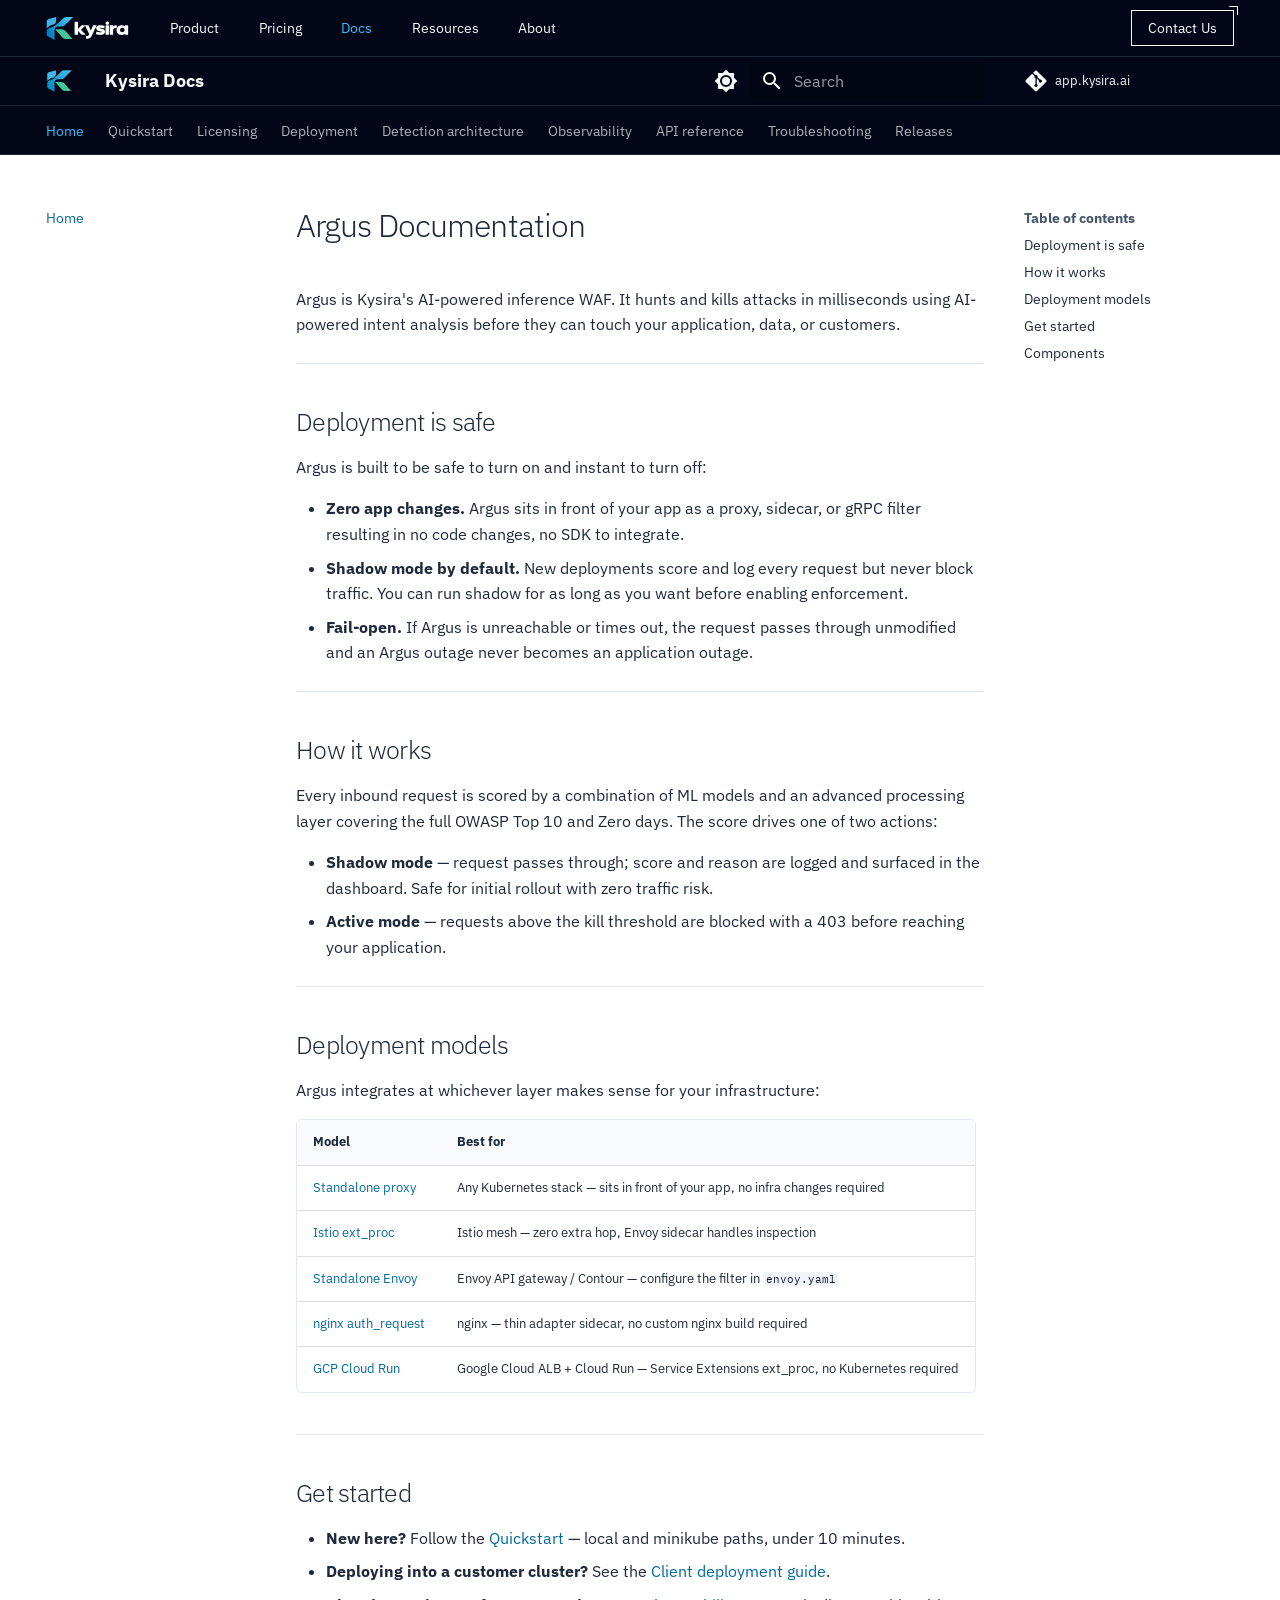
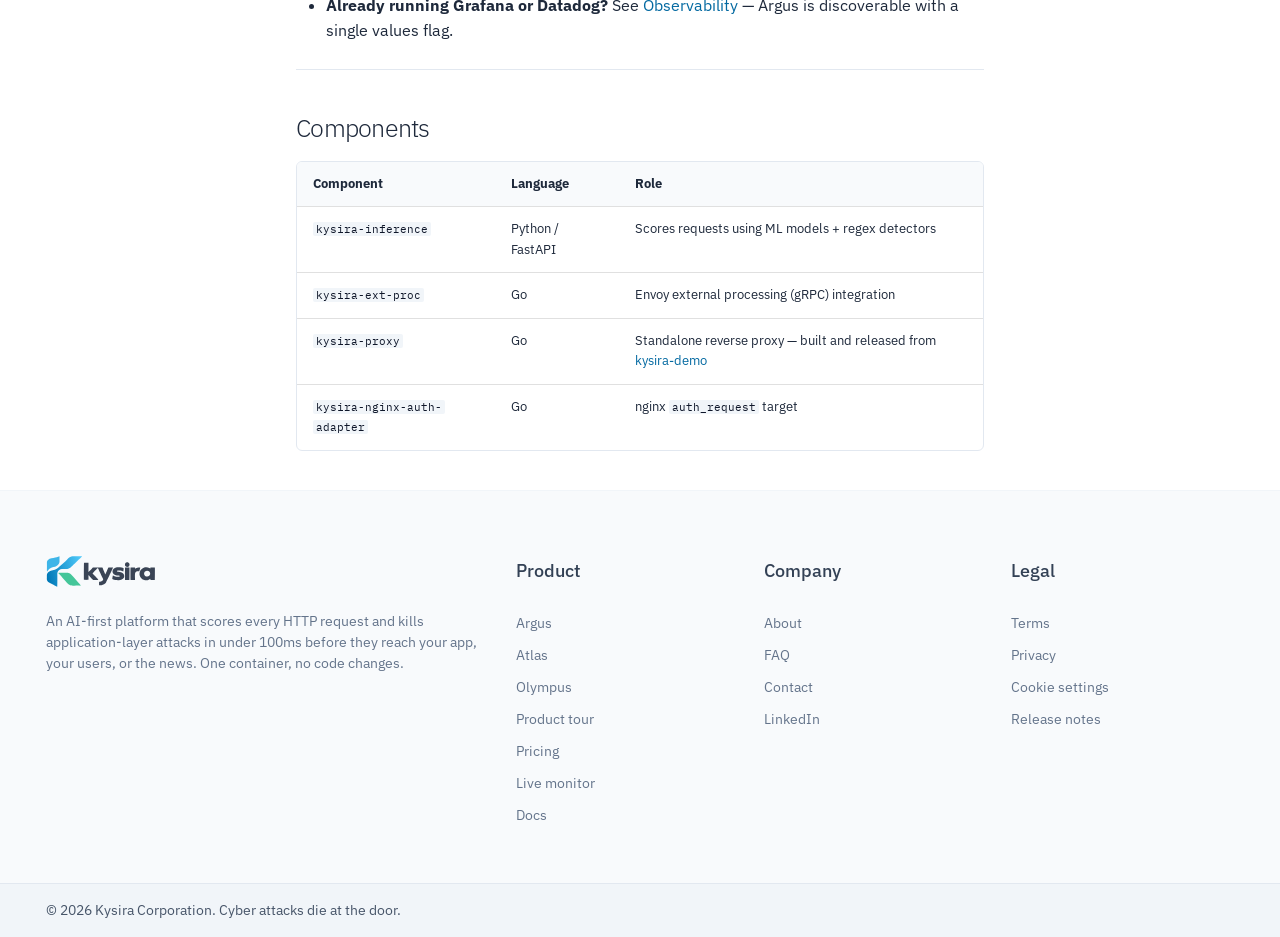
<file: index.html>
<!doctype html><html lang=en class=no-js> <head><meta charset=utf-8><meta name=viewport content="width=device-width,initial-scale=1"><meta name=description content="Kysira WAF — deployment, integration, and API reference for AI-powered request inspection"><link href=https://docs.kysira.ai/ rel=canonical><link href=quickstart/ rel=next><link rel=icon href=assets/kysira-icon.svg><meta name=generator content="mkdocs-1.6.1, mkdocs-material-9.8.2"><title>Kysira Docs</title><link rel=stylesheet href=assets/stylesheets/main.57a0d79d.min.css><link rel=stylesheet href=assets/stylesheets/palette.fb2fffe2.min.css><link rel=stylesheet href="https://fonts.googleapis.com/css2?family=IBM+Plex+Mono:wght@400;500;600&family=IBM+Plex+Sans:ital,wght@0,300;0,400;0,500;0,600;0,700;1,400&display=swap"><link rel=stylesheet href=stylesheets/extra.css><link rel=stylesheet href=stylesheets/site-chrome.css><script>__md_scope=new URL(".",location),__md_hash=e=>[...e].reduce(((e,_)=>(e<<5)-e+_.charCodeAt(0)),0),__md_get=(e,_=localStorage,t=__md_scope)=>JSON.parse(_.getItem(t.pathname+"."+e)),__md_set=(e,_,t=localStorage,a=__md_scope)=>{try{t.setItem(a.pathname+"."+e,JSON.stringify(_))}catch(e){}}</script></head> <body dir=ltr data-md-color-scheme=default data-md-color-primary=custom data-md-color-accent=custom> <input class=md-toggle data-md-toggle=drawer type=checkbox id=__drawer autocomplete=off> <input class=md-toggle data-md-toggle=search type=checkbox id=__search autocomplete=off> <label class=md-overlay for=__drawer></label> <div data-md-component=skip> <a href=#argus-documentation class=md-skip> Skip to content </a> </div> <div data-md-component=announce> <aside class=md-banner> <div class="md-banner__inner md-grid md-typeset"> <nav class=site-bar aria-label="Kysira website"> <div class=site-bar__inner> <a href=https://kysira.ai/ class=site-bar__brand> <img src=assets/kysira-wordmark-on-dark.svg alt=Kysira width=83 height=24> </a> <ul class=site-bar__links> <li class="site-bar__item site-bar__item--menu"> <button type=button class=site-bar__link>Product</button> <ul class=site-bar__panel> <li><a href=https://kysira.ai/argus>Argus</a></li> <li><a href=https://kysira.ai/atlas>Atlas</a></li> <li><a href=https://kysira.ai/olympus>Olympus</a></li> <li><a href=https://kysira.ai/features>Product tour</a></li> </ul> </li> <li class=site-bar__item> <a class=site-bar__link href=https://kysira.ai/pricing>Pricing</a> </li> <li class=site-bar__item> <a class=site-bar__link href=./ aria-current=true>Docs</a> </li> <li class="site-bar__item site-bar__item--menu"> <button type=button class=site-bar__link>Resources</button> <ul class=site-bar__panel> <li><a href=https://live.kysira.ai>Live monitor</a></li> <li><a href=https://kysira.ai/faq>FAQ</a></li> <li><a href=https://kysira.ai/terms>Terms</a></li> </ul> </li> <li class=site-bar__item> <a class=site-bar__link href=https://kysira.ai/about>About</a> </li> </ul> <a class=site-bar__cta href=https://kysira.ai/contact>Contact Us</a> </div> </nav> </div> </aside> </div> <header class=md-header data-md-component=header> <nav class="md-header__inner md-grid" aria-label=Header> <a href=. title="Kysira Docs" class="md-header__button md-logo" aria-label="Kysira Docs" data-md-component=logo> <img src=assets/kysira-icon.svg alt=logo> </a> <label class="md-header__button md-icon" for=__drawer> <svg xmlns=http://www.w3.org/2000/svg viewbox="0 0 24 24"><path d="M3 6h18v2H3zm0 5h18v2H3zm0 5h18v2H3z"/></svg> </label> <div class=md-header__title data-md-component=header-title> <div class=md-header__ellipsis> <div class=md-header__topic> <span class=md-ellipsis> Kysira Docs </span> </div> <div class=md-header__topic data-md-component=header-topic> <span class=md-ellipsis> Home </span> </div> </div> </div> <form class=md-header__option data-md-component=palette> <input class=md-option data-md-color-media data-md-color-scheme=default data-md-color-primary=custom data-md-color-accent=custom aria-label="Switch to dark mode" type=radio name=__palette id=__palette_0> <label class="md-header__button md-icon" title="Switch to dark mode" for=__palette_1 hidden> <svg xmlns=http://www.w3.org/2000/svg viewbox="0 0 24 24"><path d="M12 8a4 4 0 0 0-4 4 4 4 0 0 0 4 4 4 4 0 0 0 4-4 4 4 0 0 0-4-4m0 10a6 6 0 0 1-6-6 6 6 0 0 1 6-6 6 6 0 0 1 6 6 6 6 0 0 1-6 6m8-9.31V4h-4.69L12 .69 8.69 4H4v4.69L.69 12 4 15.31V20h4.69L12 23.31 15.31 20H20v-4.69L23.31 12z"/></svg> </label> <input class=md-option data-md-color-media data-md-color-scheme=slate data-md-color-primary=custom data-md-color-accent=custom aria-label="Switch to light mode" type=radio name=__palette id=__palette_1> <label class="md-header__button md-icon" title="Switch to light mode" for=__palette_0 hidden> <svg xmlns=http://www.w3.org/2000/svg viewbox="0 0 24 24"><path d="M12 18c-.89 0-1.74-.2-2.5-.55C11.56 16.5 13 14.42 13 12s-1.44-4.5-3.5-5.45C10.26 6.2 11.11 6 12 6a6 6 0 0 1 6 6 6 6 0 0 1-6 6m8-9.31V4h-4.69L12 .69 8.69 4H4v4.69L.69 12 4 15.31V20h4.69L12 23.31 15.31 20H20v-4.69L23.31 12z"/></svg> </label> </form> <script>var palette=__md_get("__palette");if(palette&&palette.color){if("(prefers-color-scheme)"===palette.color.media){var media=matchMedia("(prefers-color-scheme: light)"),input=document.querySelector(media.matches?"[data-md-color-media='(prefers-color-scheme: light)']":"[data-md-color-media='(prefers-color-scheme: dark)']");palette.color.media=input.getAttribute("data-md-color-media"),palette.color.scheme=input.getAttribute("data-md-color-scheme"),palette.color.primary=input.getAttribute("data-md-color-primary"),palette.color.accent=input.getAttribute("data-md-color-accent")}for(var[key,value]of Object.entries(palette.color))document.body.setAttribute("data-md-color-"+key,value)}</script> <label class="md-header__button md-icon" for=__search> <svg xmlns=http://www.w3.org/2000/svg viewbox="0 0 24 24"><path d="M9.5 3A6.5 6.5 0 0 1 16 9.5c0 1.61-.59 3.09-1.56 4.23l.27.27h.79l5 5-1.5 1.5-5-5v-.79l-.27-.27A6.52 6.52 0 0 1 9.5 16 6.5 6.5 0 0 1 3 9.5 6.5 6.5 0 0 1 9.5 3m0 2C7 5 5 7 5 9.5S7 14 9.5 14 14 12 14 9.5 12 5 9.5 5"/></svg> </label> <div class=md-search data-md-component=search role=dialog> <label class=md-search__overlay for=__search></label> <div class=md-search__inner role=search> <form class=md-search__form name=search> <input type=text class=md-search__input name=query aria-label=Search placeholder=Search autocapitalize=off autocorrect=off autocomplete=off spellcheck=false data-md-component=search-query required> <label class="md-search__icon md-icon" for=__search> <svg xmlns=http://www.w3.org/2000/svg viewbox="0 0 24 24"><path d="M9.5 3A6.5 6.5 0 0 1 16 9.5c0 1.61-.59 3.09-1.56 4.23l.27.27h.79l5 5-1.5 1.5-5-5v-.79l-.27-.27A6.52 6.52 0 0 1 9.5 16 6.5 6.5 0 0 1 3 9.5 6.5 6.5 0 0 1 9.5 3m0 2C7 5 5 7 5 9.5S7 14 9.5 14 14 12 14 9.5 12 5 9.5 5"/></svg> <svg xmlns=http://www.w3.org/2000/svg viewbox="0 0 24 24"><path d="M20 11v2H8l5.5 5.5-1.42 1.42L4.16 12l7.92-7.92L13.5 5.5 8 11z"/></svg> </label> <nav class=md-search__options aria-label=Search> <button type=reset class="md-search__icon md-icon" title=Clear aria-label=Clear tabindex=-1> <svg xmlns=http://www.w3.org/2000/svg viewbox="0 0 24 24"><path d="M19 6.41 17.59 5 12 10.59 6.41 5 5 6.41 10.59 12 5 17.59 6.41 19 12 13.41 17.59 19 19 17.59 13.41 12z"/></svg> </button> </nav> <div class=md-search__suggest data-md-component=search-suggest></div> </form> <div class=md-search__output> <div class=md-search__scrollwrap tabindex=0 data-md-scrollfix> <div class=md-search-result data-md-component=search-result> <div class=md-search-result__meta> Initializing search </div> <ol class=md-search-result__list role=presentation></ol> </div> </div> </div> </div> </div> <div class=md-header__source> <a href=https://app.kysira.ai title="Go to repository" class=md-source data-md-component=source> <div class="md-source__icon md-icon"> <svg xmlns=http://www.w3.org/2000/svg viewbox="0 0 448 512"><!-- Font Awesome Free 7.1.0 by @fontawesome - https://fontawesome.com License - https://fontawesome.com/license/free (Icons: CC BY 4.0, Fonts: SIL OFL 1.1, Code: MIT License) Copyright 2025 Fonticons, Inc.--><path d="M439.6 236.1 244 40.5c-5.4-5.5-12.8-8.5-20.4-8.5s-15 3-20.4 8.4L162.5 81l51.5 51.5c27.1-9.1 52.7 16.8 43.4 43.7l49.7 49.7c34.2-11.8 61.2 31 35.5 56.7-26.5 26.5-70.2-2.9-56-37.3L240.3 199v121.9c25.3 12.5 22.3 41.8 9.1 55-6.4 6.4-15.2 10.1-24.3 10.1s-17.8-3.6-24.3-10.1c-17.6-17.6-11.1-46.9 11.2-56v-123c-20.8-8.5-24.6-30.7-18.6-45L142.6 101 8.5 235.1C3 240.6 0 247.9 0 255.5s3 15 8.5 20.4l195.6 195.7c5.4 5.4 12.7 8.4 20.4 8.4s15-3 20.4-8.4l194.7-194.7c5.4-5.4 8.4-12.8 8.4-20.4s-3-15-8.4-20.4"/></svg> </div> <div class=md-source__repository> app.kysira.ai </div> </a> </div> </nav> </header> <div class=md-container data-md-component=container> <nav class=md-tabs aria-label=Tabs data-md-component=tabs> <div class=md-grid> <ul class=md-tabs__list> <li class="md-tabs__item md-tabs__item--active"> <a href=. class=md-tabs__link> Home </a> </li> <li class=md-tabs__item> <a href=quickstart/ class=md-tabs__link> Quickstart </a> </li> <li class=md-tabs__item> <a href=licensing/ class=md-tabs__link> Licensing </a> </li> <li class=md-tabs__item> <a href=deployment/ class=md-tabs__link> Deployment </a> </li> <li class=md-tabs__item> <a href=detection-architecture/ class=md-tabs__link> Detection architecture </a> </li> <li class=md-tabs__item> <a href=observability/ class=md-tabs__link> Observability </a> </li> <li class=md-tabs__item> <a href=api-reference/ class=md-tabs__link> API reference </a> </li> <li class=md-tabs__item> <a href=troubleshooting/ class=md-tabs__link> Troubleshooting </a> </li> <li class=md-tabs__item> <a href=releases/ class=md-tabs__link> Releases </a> </li> </ul> </div> </nav> <main class=md-main data-md-component=main> <div class="md-main__inner md-grid"> <div class="md-sidebar md-sidebar--primary" data-md-component=sidebar data-md-type=navigation> <div class=md-sidebar__scrollwrap> <div class=md-sidebar__inner> <nav class="md-nav md-nav--primary md-nav--lifted" aria-label=Navigation data-md-level=0> <label class=md-nav__title for=__drawer> <a href=. title="Kysira Docs" class="md-nav__button md-logo" aria-label="Kysira Docs" data-md-component=logo> <img src=assets/kysira-icon.svg alt=logo> </a> Kysira Docs </label> <div class=md-nav__source> <a href=https://app.kysira.ai title="Go to repository" class=md-source data-md-component=source> <div class="md-source__icon md-icon"> <svg xmlns=http://www.w3.org/2000/svg viewbox="0 0 448 512"><!-- Font Awesome Free 7.1.0 by @fontawesome - https://fontawesome.com License - https://fontawesome.com/license/free (Icons: CC BY 4.0, Fonts: SIL OFL 1.1, Code: MIT License) Copyright 2025 Fonticons, Inc.--><path d="M439.6 236.1 244 40.5c-5.4-5.5-12.8-8.5-20.4-8.5s-15 3-20.4 8.4L162.5 81l51.5 51.5c27.1-9.1 52.7 16.8 43.4 43.7l49.7 49.7c34.2-11.8 61.2 31 35.5 56.7-26.5 26.5-70.2-2.9-56-37.3L240.3 199v121.9c25.3 12.5 22.3 41.8 9.1 55-6.4 6.4-15.2 10.1-24.3 10.1s-17.8-3.6-24.3-10.1c-17.6-17.6-11.1-46.9 11.2-56v-123c-20.8-8.5-24.6-30.7-18.6-45L142.6 101 8.5 235.1C3 240.6 0 247.9 0 255.5s3 15 8.5 20.4l195.6 195.7c5.4 5.4 12.7 8.4 20.4 8.4s15-3 20.4-8.4l194.7-194.7c5.4-5.4 8.4-12.8 8.4-20.4s-3-15-8.4-20.4"/></svg> </div> <div class=md-source__repository> app.kysira.ai </div> </a> </div> <ul class=md-nav__list data-md-scrollfix> <li class="md-nav__item md-nav__item--active"> <input class="md-nav__toggle md-toggle" type=checkbox id=__toc> <label class="md-nav__link md-nav__link--active" for=__toc> <span class=md-ellipsis> Home </span> <span class="md-nav__icon md-icon"></span> </label> <a href=. class="md-nav__link md-nav__link--active"> <span class=md-ellipsis> Home </span> </a> <nav class="md-nav md-nav--secondary" aria-label="Table of contents"> <label class=md-nav__title for=__toc> <span class="md-nav__icon md-icon"></span> Table of contents </label> <ul class=md-nav__list data-md-component=toc data-md-scrollfix> <li class=md-nav__item> <a href=#deployment-is-safe class=md-nav__link> <span class=md-ellipsis> Deployment is safe </span> </a> </li> <li class=md-nav__item> <a href=#how-it-works class=md-nav__link> <span class=md-ellipsis> How it works </span> </a> </li> <li class=md-nav__item> <a href=#deployment-models class=md-nav__link> <span class=md-ellipsis> Deployment models </span> </a> </li> <li class=md-nav__item> <a href=#get-started class=md-nav__link> <span class=md-ellipsis> Get started </span> </a> </li> <li class=md-nav__item> <a href=#components class=md-nav__link> <span class=md-ellipsis> Components </span> </a> </li> </ul> </nav> </li> <li class=md-nav__item> <a href=quickstart/ class=md-nav__link> <span class=md-ellipsis> Quickstart </span> </a> </li> <li class=md-nav__item> <a href=licensing/ class=md-nav__link> <span class=md-ellipsis> Licensing </span> </a> </li> <li class="md-nav__item md-nav__item--nested"> <input class="md-nav__toggle md-toggle " type=checkbox id=__nav_4> <label class=md-nav__link for=__nav_4 id=__nav_4_label tabindex=0> <span class=md-ellipsis> Deployment </span> <span class="md-nav__icon md-icon"></span> </label> <nav class=md-nav data-md-level=1 aria-labelledby=__nav_4_label aria-expanded=false> <label class=md-nav__title for=__nav_4> <span class="md-nav__icon md-icon"></span> Deployment </label> <ul class=md-nav__list data-md-scrollfix> <li class=md-nav__item> <a href=deployment/ class=md-nav__link> <span class=md-ellipsis> Overview </span> </a> </li> <li class=md-nav__item> <a href=deployment-kubernetes/ class=md-nav__link> <span class=md-ellipsis> Kubernetes </span> </a> </li> <li class=md-nav__item> <a href=deployment-gcp/ class=md-nav__link> <span class=md-ellipsis> GCP Cloud Run </span> </a> </li> <li class=md-nav__item> <a href=client-deployment/ class=md-nav__link> <span class=md-ellipsis> Client deployment </span> </a> </li> </ul> </nav> </li> <li class=md-nav__item> <a href=detection-architecture/ class=md-nav__link> <span class=md-ellipsis> Detection architecture </span> </a> </li> <li class=md-nav__item> <a href=observability/ class=md-nav__link> <span class=md-ellipsis> Observability </span> </a> </li> <li class=md-nav__item> <a href=api-reference/ class=md-nav__link> <span class=md-ellipsis> API reference </span> </a> </li> <li class=md-nav__item> <a href=troubleshooting/ class=md-nav__link> <span class=md-ellipsis> Troubleshooting </span> </a> </li> <li class=md-nav__item> <a href=releases/ class=md-nav__link> <span class=md-ellipsis> Releases </span> </a> </li> </ul> </nav> </div> </div> </div> <div class="md-sidebar md-sidebar--secondary" data-md-component=sidebar data-md-type=toc> <div class=md-sidebar__scrollwrap> <div class=md-sidebar__inner> <nav class="md-nav md-nav--secondary" aria-label="Table of contents"> <label class=md-nav__title for=__toc> <span class="md-nav__icon md-icon"></span> Table of contents </label> <ul class=md-nav__list data-md-component=toc data-md-scrollfix> <li class=md-nav__item> <a href=#deployment-is-safe class=md-nav__link> <span class=md-ellipsis> Deployment is safe </span> </a> </li> <li class=md-nav__item> <a href=#how-it-works class=md-nav__link> <span class=md-ellipsis> How it works </span> </a> </li> <li class=md-nav__item> <a href=#deployment-models class=md-nav__link> <span class=md-ellipsis> Deployment models </span> </a> </li> <li class=md-nav__item> <a href=#get-started class=md-nav__link> <span class=md-ellipsis> Get started </span> </a> </li> <li class=md-nav__item> <a href=#components class=md-nav__link> <span class=md-ellipsis> Components </span> </a> </li> </ul> </nav> </div> </div> </div> <div class=md-content data-md-component=content> <article class="md-content__inner md-typeset"> <h1 id=argus-documentation>Argus Documentation<a class=headerlink href=#argus-documentation title="Permanent link">&para;</a></h1> <p>Argus is Kysira's AI-powered inference WAF. It hunts and kills attacks in milliseconds using AI-powered intent analysis before they can touch your application, data, or customers.</p> <hr> <h2 id=deployment-is-safe>Deployment is safe<a class=headerlink href=#deployment-is-safe title="Permanent link">&para;</a></h2> <p>Argus is built to be safe to turn on and instant to turn off:</p> <ul> <li><strong>Zero app changes.</strong> Argus sits in front of your app as a proxy, sidecar, or gRPC filter resulting in no code changes, no SDK to integrate.</li> <li><strong>Shadow mode by default.</strong> New deployments score and log every request but never block traffic. You can run shadow for as long as you want before enabling enforcement.</li> <li><strong>Fail-open.</strong> If Argus is unreachable or times out, the request passes through unmodified and an Argus outage never becomes an application outage.</li> </ul> <hr> <h2 id=how-it-works>How it works<a class=headerlink href=#how-it-works title="Permanent link">&para;</a></h2> <p>Every inbound request is scored by a combination of ML models and an advanced processing layer covering the full OWASP Top 10 and Zero days. The score drives one of two actions:</p> <ul> <li><strong>Shadow mode</strong> — request passes through; score and reason are logged and surfaced in the dashboard. Safe for initial rollout with zero traffic risk.</li> <li><strong>Active mode</strong> — requests above the kill threshold are blocked with a 403 before reaching your application.</li> </ul> <hr> <h2 id=deployment-models>Deployment models<a class=headerlink href=#deployment-models title="Permanent link">&para;</a></h2> <p>Argus integrates at whichever layer makes sense for your infrastructure:</p> <table> <thead> <tr> <th>Model</th> <th>Best for</th> </tr> </thead> <tbody> <tr> <td><a href=deployment-kubernetes/#model-1-standalone-proxy>Standalone proxy</a></td> <td>Any Kubernetes stack — sits in front of your app, no infra changes required</td> </tr> <tr> <td><a href=deployment-kubernetes/#model-2-istio-ext_proc>Istio ext_proc</a></td> <td>Istio mesh — zero extra hop, Envoy sidecar handles inspection</td> </tr> <tr> <td><a href=deployment-kubernetes/#model-3-standalone-envoy-without-istio>Standalone Envoy</a></td> <td>Envoy API gateway / Contour — configure the filter in <code>envoy.yaml</code></td> </tr> <tr> <td><a href=deployment-kubernetes/#model-4-nginx-via-auth_request>nginx auth_request</a></td> <td>nginx — thin adapter sidecar, no custom nginx build required</td> </tr> <tr> <td><a href=deployment-gcp/ >GCP Cloud Run</a></td> <td>Google Cloud ALB + Cloud Run — Service Extensions ext_proc, no Kubernetes required</td> </tr> </tbody> </table> <hr> <h2 id=get-started>Get started<a class=headerlink href=#get-started title="Permanent link">&para;</a></h2> <ul> <li><strong>New here?</strong> Follow the <a href=quickstart/ >Quickstart</a> — local and minikube paths, under 10 minutes.</li> <li><strong>Deploying into a customer cluster?</strong> See the <a href=client-deployment/ >Client deployment guide</a>.</li> <li><strong>Already running Grafana or Datadog?</strong> See <a href=observability/ >Observability</a> — Argus is discoverable with a single values flag.</li> </ul> <hr> <h2 id=components>Components<a class=headerlink href=#components title="Permanent link">&para;</a></h2> <table> <thead> <tr> <th>Component</th> <th>Language</th> <th>Role</th> </tr> </thead> <tbody> <tr> <td><code>kysira-inference</code></td> <td>Python / FastAPI</td> <td>Scores requests using ML models + regex detectors</td> </tr> <tr> <td><code>kysira-ext-proc</code></td> <td>Go</td> <td>Envoy external processing (gRPC) integration</td> </tr> <tr> <td><code>kysira-proxy</code></td> <td>Go</td> <td>Standalone reverse proxy — built and released from <a href=https://github.com/kysira/kysira-demo>kysira-demo</a></td> </tr> <tr> <td><code>kysira-nginx-auth-adapter</code></td> <td>Go</td> <td>nginx <code>auth_request</code> target</td> </tr> </tbody> </table> </article> </div> <script>var target=document.getElementById(location.hash.slice(1));target&&target.name&&(target.checked=target.name.startsWith("__tabbed_"))</script> </div> <button type=button class="md-top md-icon" data-md-component=top hidden> <svg xmlns=http://www.w3.org/2000/svg viewbox="0 0 24 24"><path d="M13 20h-2V8l-5.5 5.5-1.42-1.42L12 4.16l7.92 7.92-1.42 1.42L13 8z"/></svg> Back to top </button> </main> <footer class=site-footer> <div class=site-footer__main> <div class=site-footer__inner> <div class=site-footer__about> <a href=https://kysira.ai/ aria-label=Kysira> <img class="site-footer__logo site-footer__logo--light" src=assets/kysira-wordmark.svg alt=Kysira width=110 height=32> <img class="site-footer__logo site-footer__logo--dark" src=assets/kysira-wordmark-on-dark.svg alt=Kysira width=110 height=32> </a> <p>An AI-first platform that scores every HTTP request and kills application-layer attacks in under 100ms before they reach your app, your users, or the news. One container, no code changes.</p> </div> <nav class=site-footer__col aria-label=Product> <h2>Product</h2> <ul> <li><a href=https://kysira.ai/argus>Argus</a></li> <li><a href=https://kysira.ai/atlas>Atlas</a></li> <li><a href=https://kysira.ai/olympus>Olympus</a></li> <li><a href=https://kysira.ai/features>Product tour</a></li> <li><a href=https://kysira.ai/pricing>Pricing</a></li> <li><a href=https://live.kysira.ai>Live monitor</a></li> <li><a href=./ >Docs</a></li> </ul> </nav> <nav class=site-footer__col aria-label=Company> <h2>Company</h2> <ul> <li><a href=https://kysira.ai/about>About</a></li> <li><a href=https://kysira.ai/faq>FAQ</a></li> <li><a href=https://kysira.ai/contact>Contact</a></li> <li><a href=https://www.linkedin.com/company/kysira/ >LinkedIn</a></li> </ul> </nav> <nav class=site-footer__col aria-label=Legal> <h2>Legal</h2> <ul> <li><a href=https://kysira.ai/terms>Terms</a></li> <li><a href=https://kysira.ai/privacy>Privacy</a></li> <li><a href=https://kysira.ai/privacy#cookies>Cookie settings</a></li> <li><a href=releases/ >Release notes</a></li> </ul> </nav> </div> </div> <div class=site-footer__sub> <div class=site-footer__inner> <p>© 2026 Kysira Corporation. Cyber attacks die at the door.</p> </div> </div> </footer> </div> <div class=md-dialog data-md-component=dialog> <div class="md-dialog__inner md-typeset"></div> </div> <script id=__config type=application/json>{"annotate": null, "base": ".", "features": ["navigation.tabs", "navigation.sections", "navigation.top", "navigation.instant", "search.suggest", "search.highlight", "content.code.copy", "content.code.annotate"], "search": "assets/javascripts/workers/search.a7633da7.min.js", "tags": null, "translations": {"clipboard.copied": "Copied to clipboard", "clipboard.copy": "Copy to clipboard", "search.result.more.one": "1 more on this page", "search.result.more.other": "# more on this page", "search.result.none": "No matching documents", "search.result.one": "1 matching document", "search.result.other": "# matching documents", "search.result.placeholder": "Type to start searching", "search.result.term.missing": "Missing", "select.version": "Select version"}, "version": null}</script> <script src=assets/javascripts/bundle.a5f9d56c.min.js></script> </body> </html>
</file>
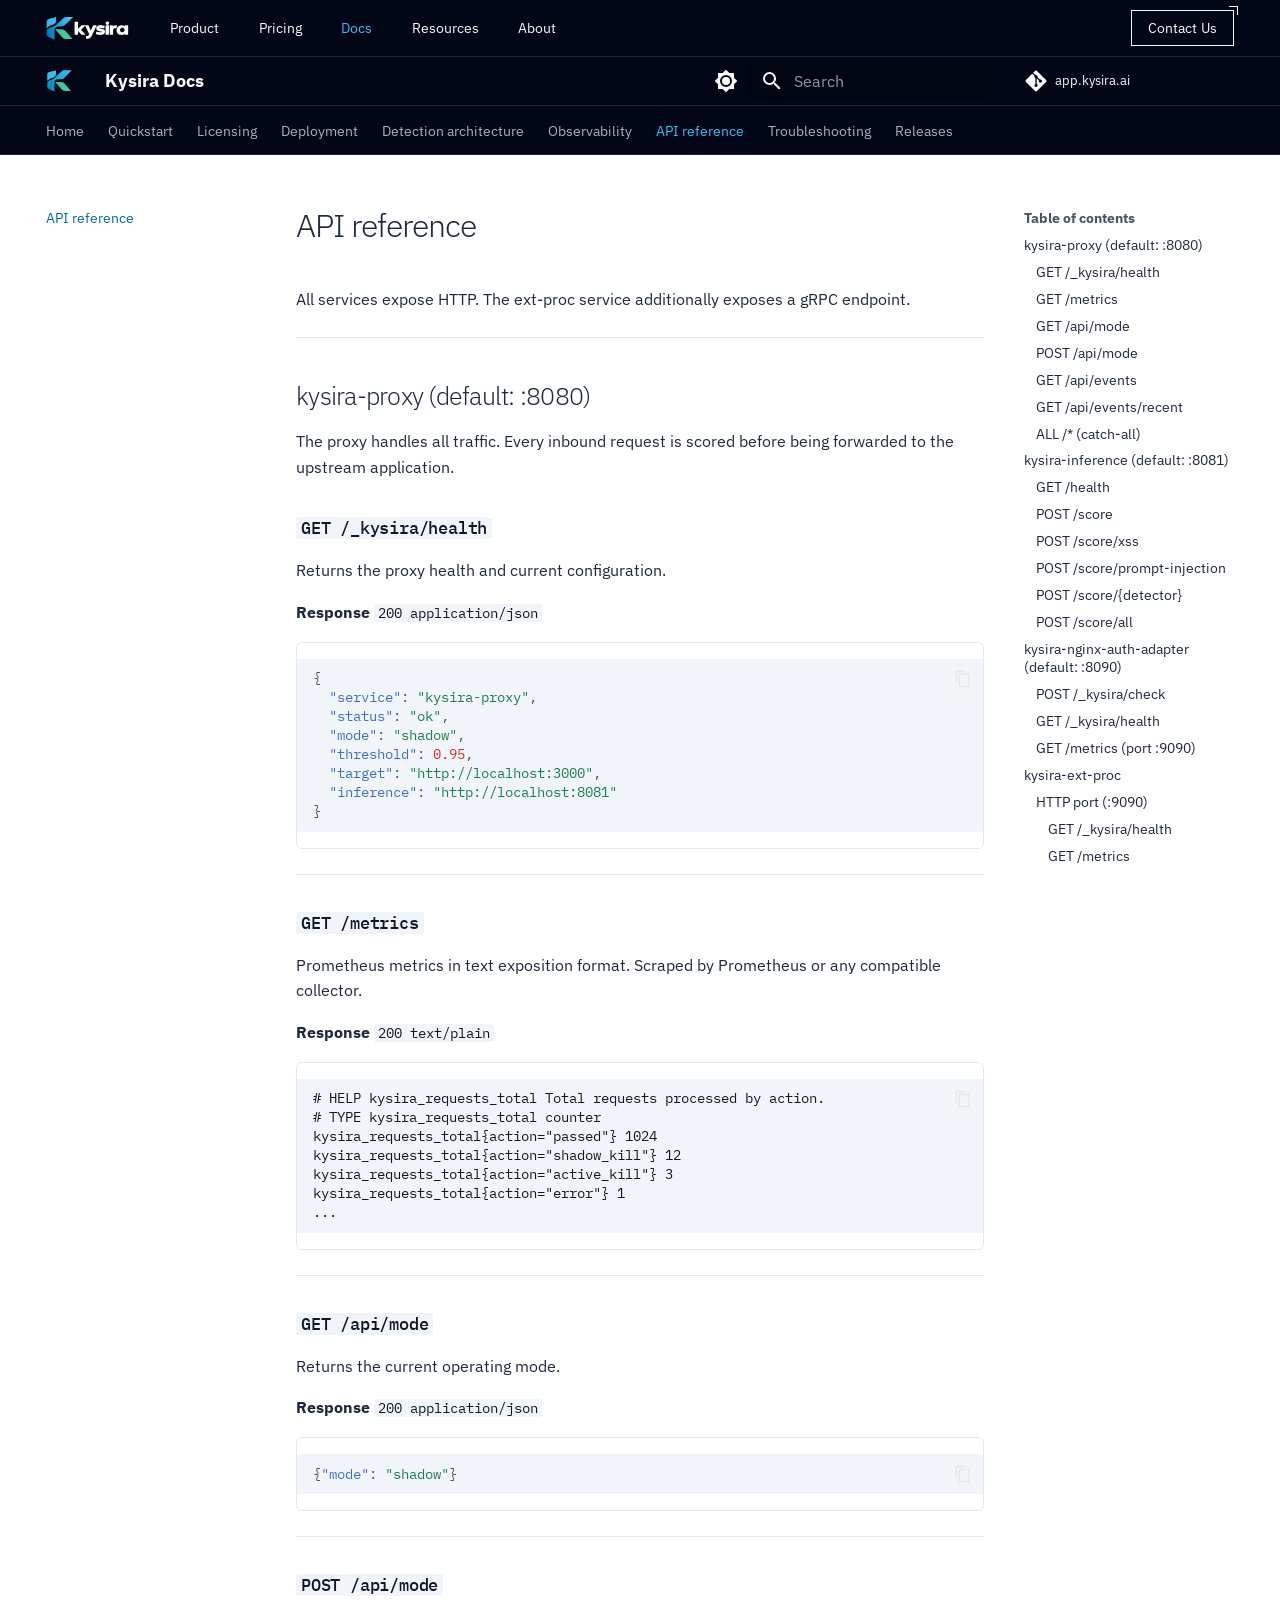
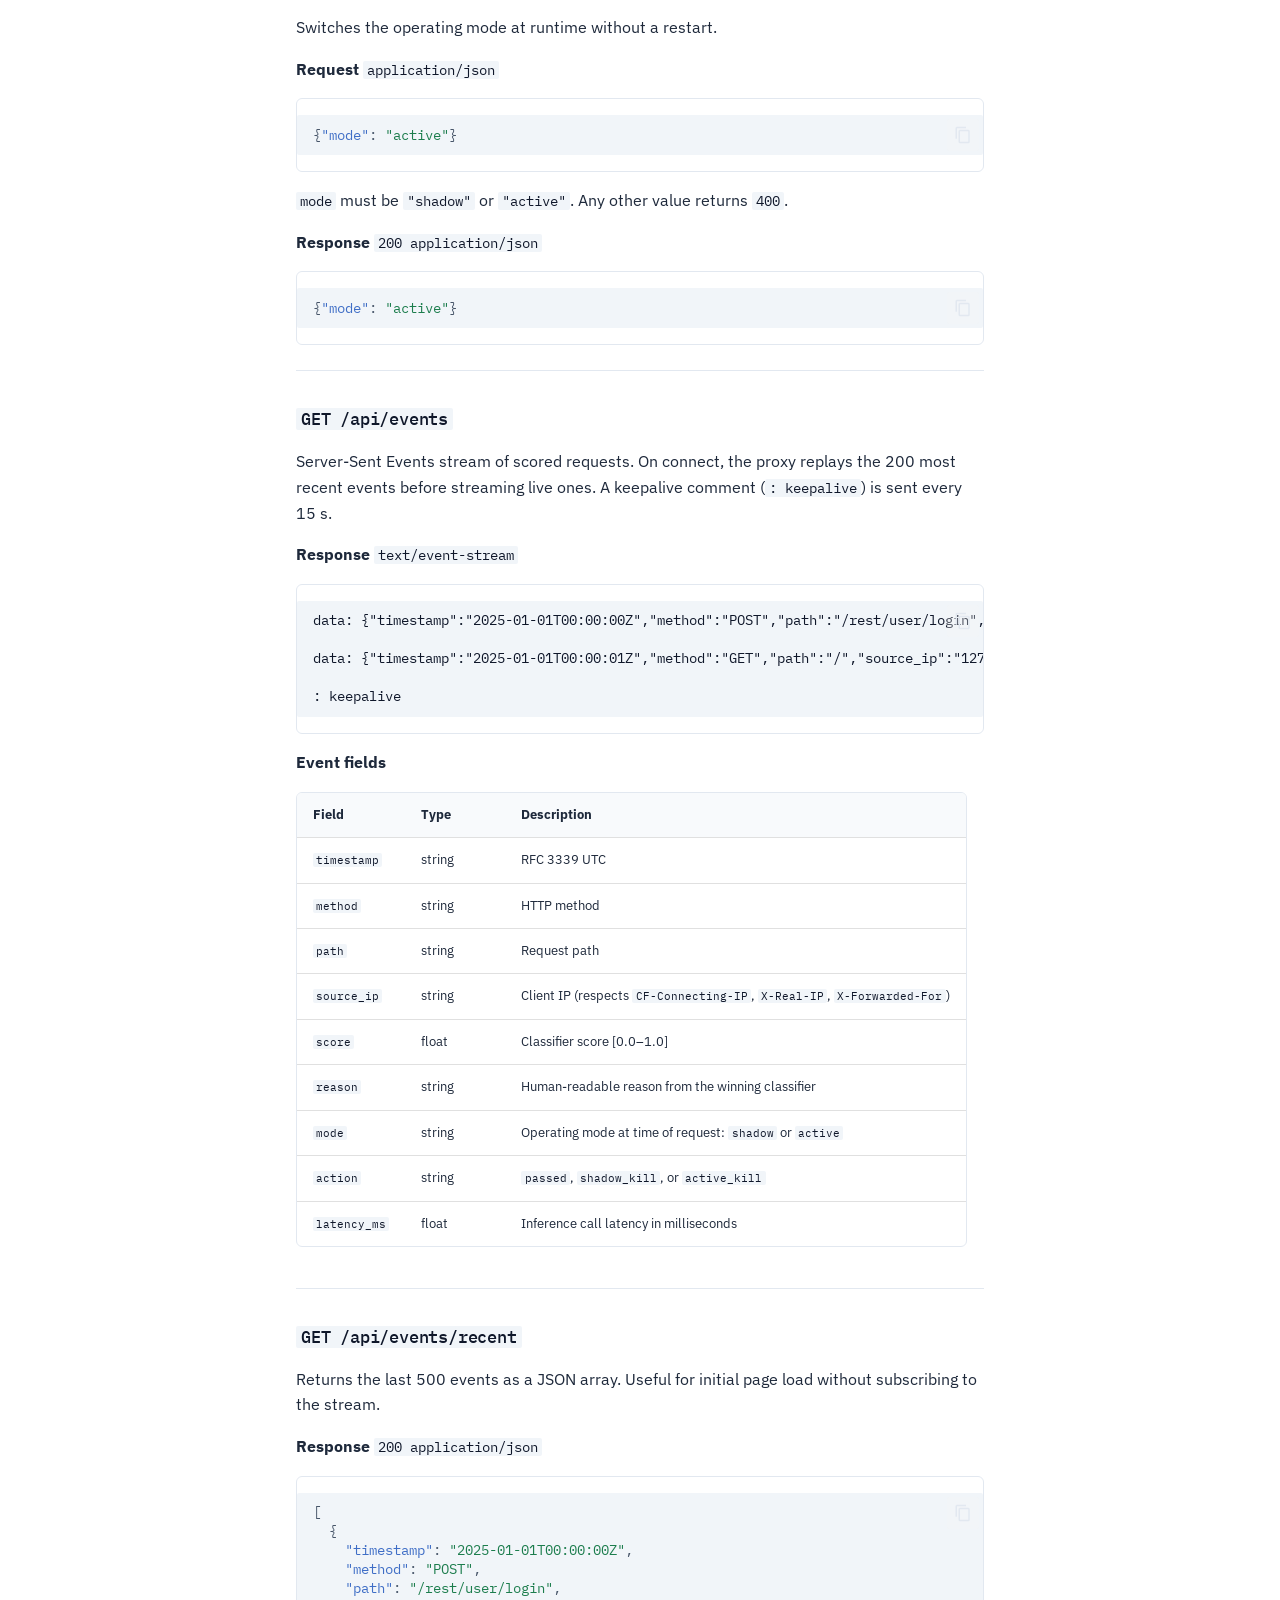
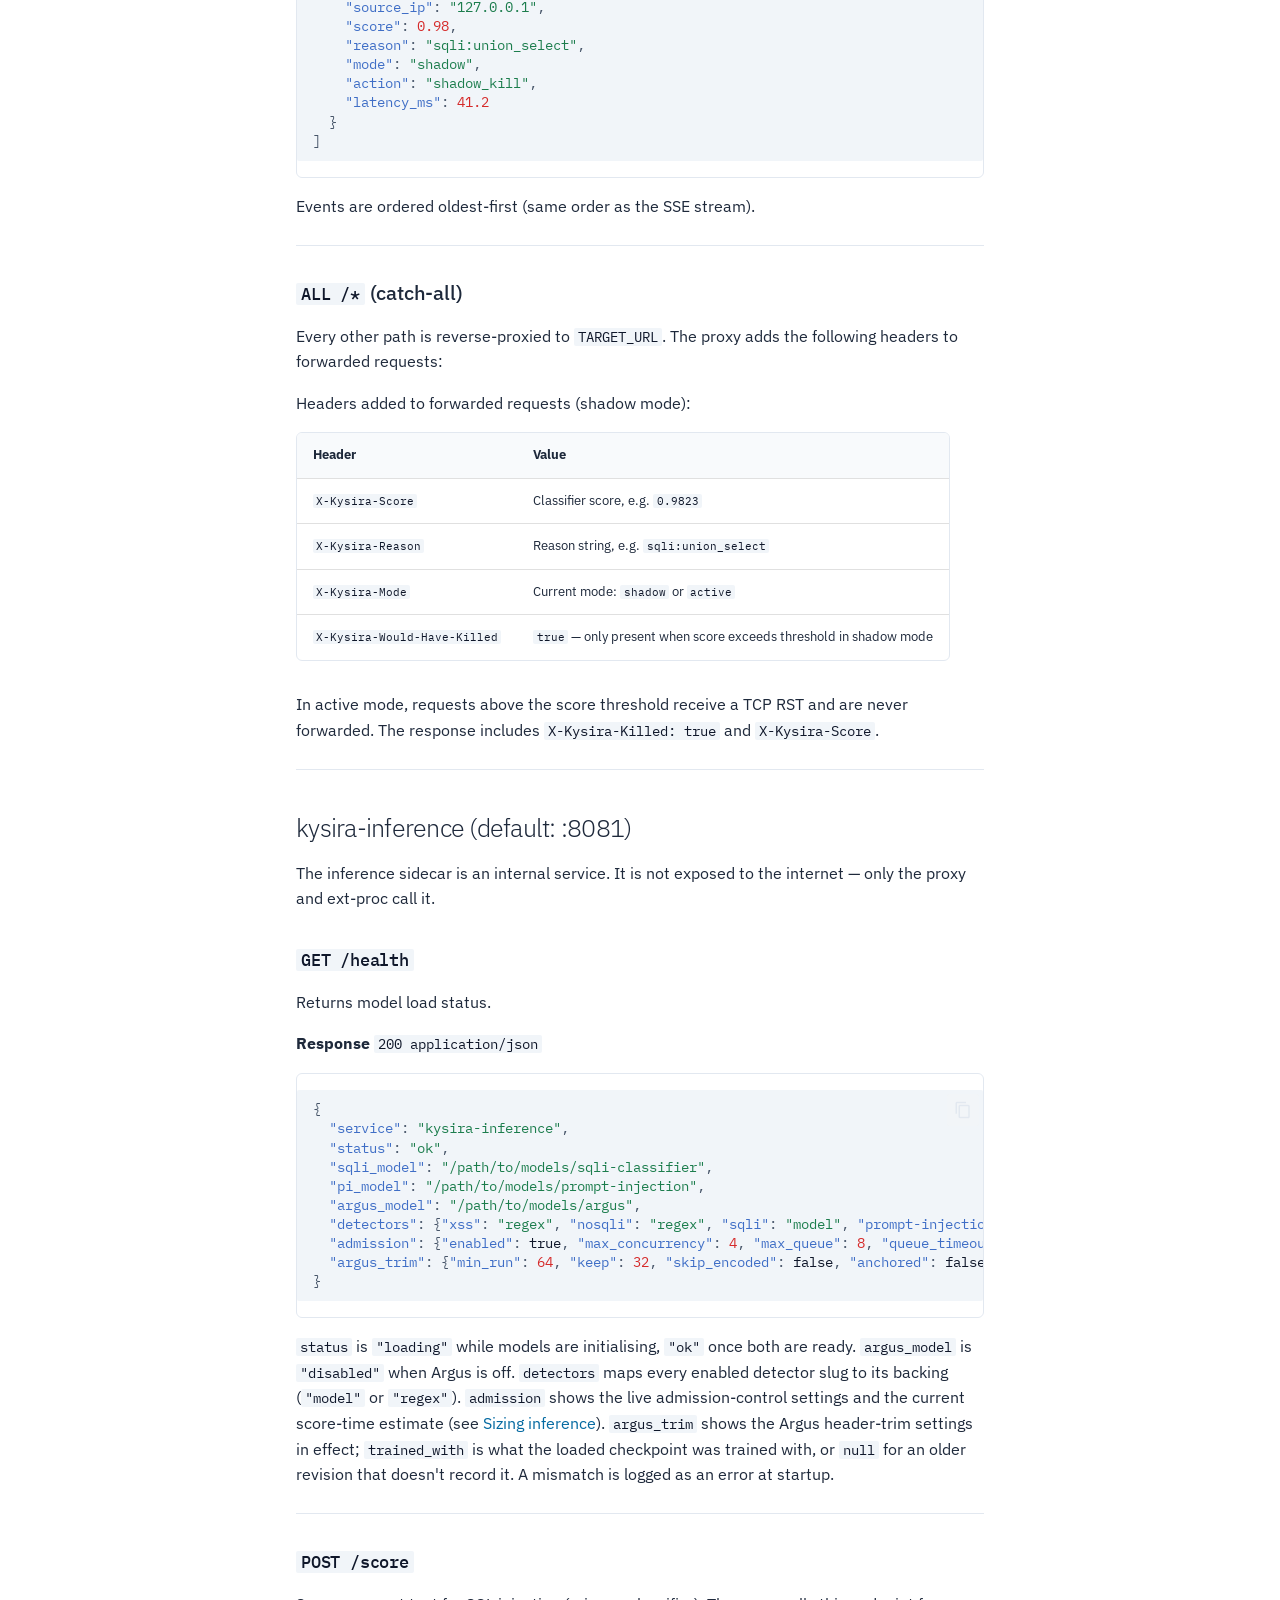
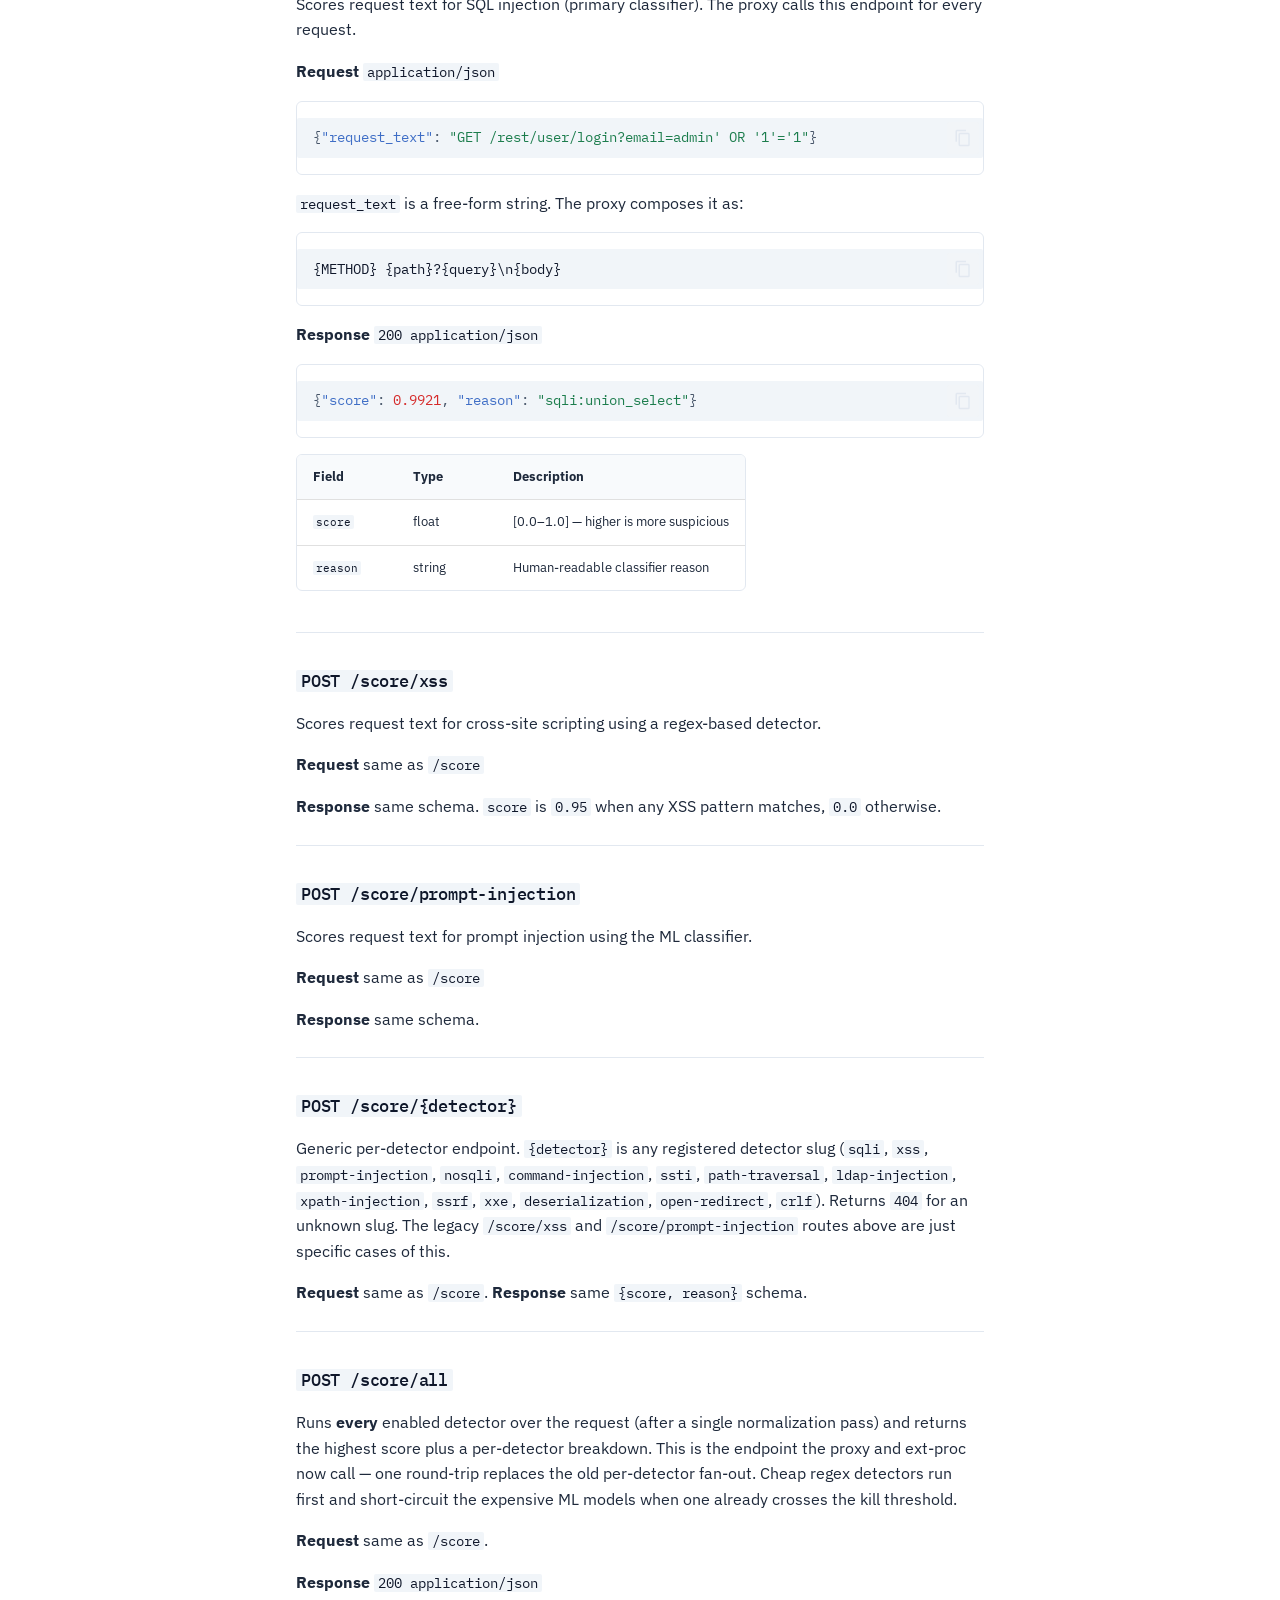
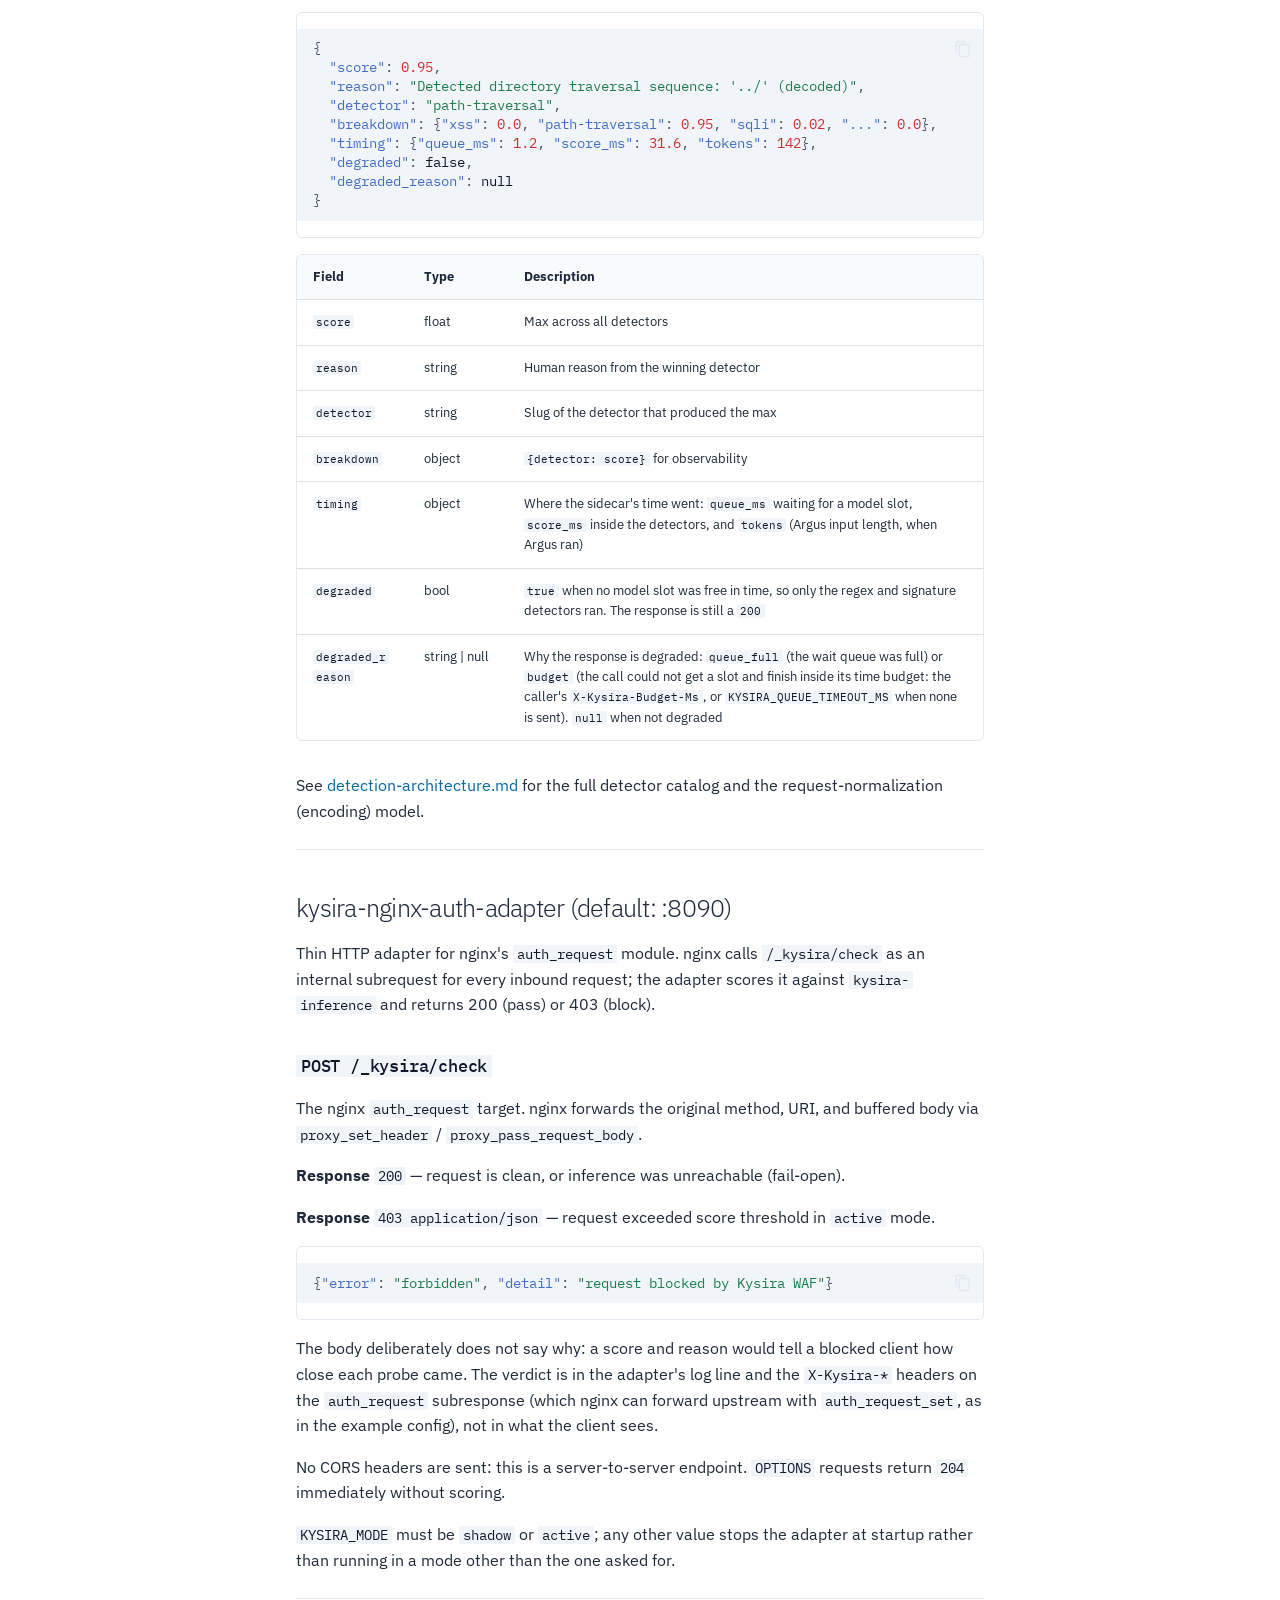
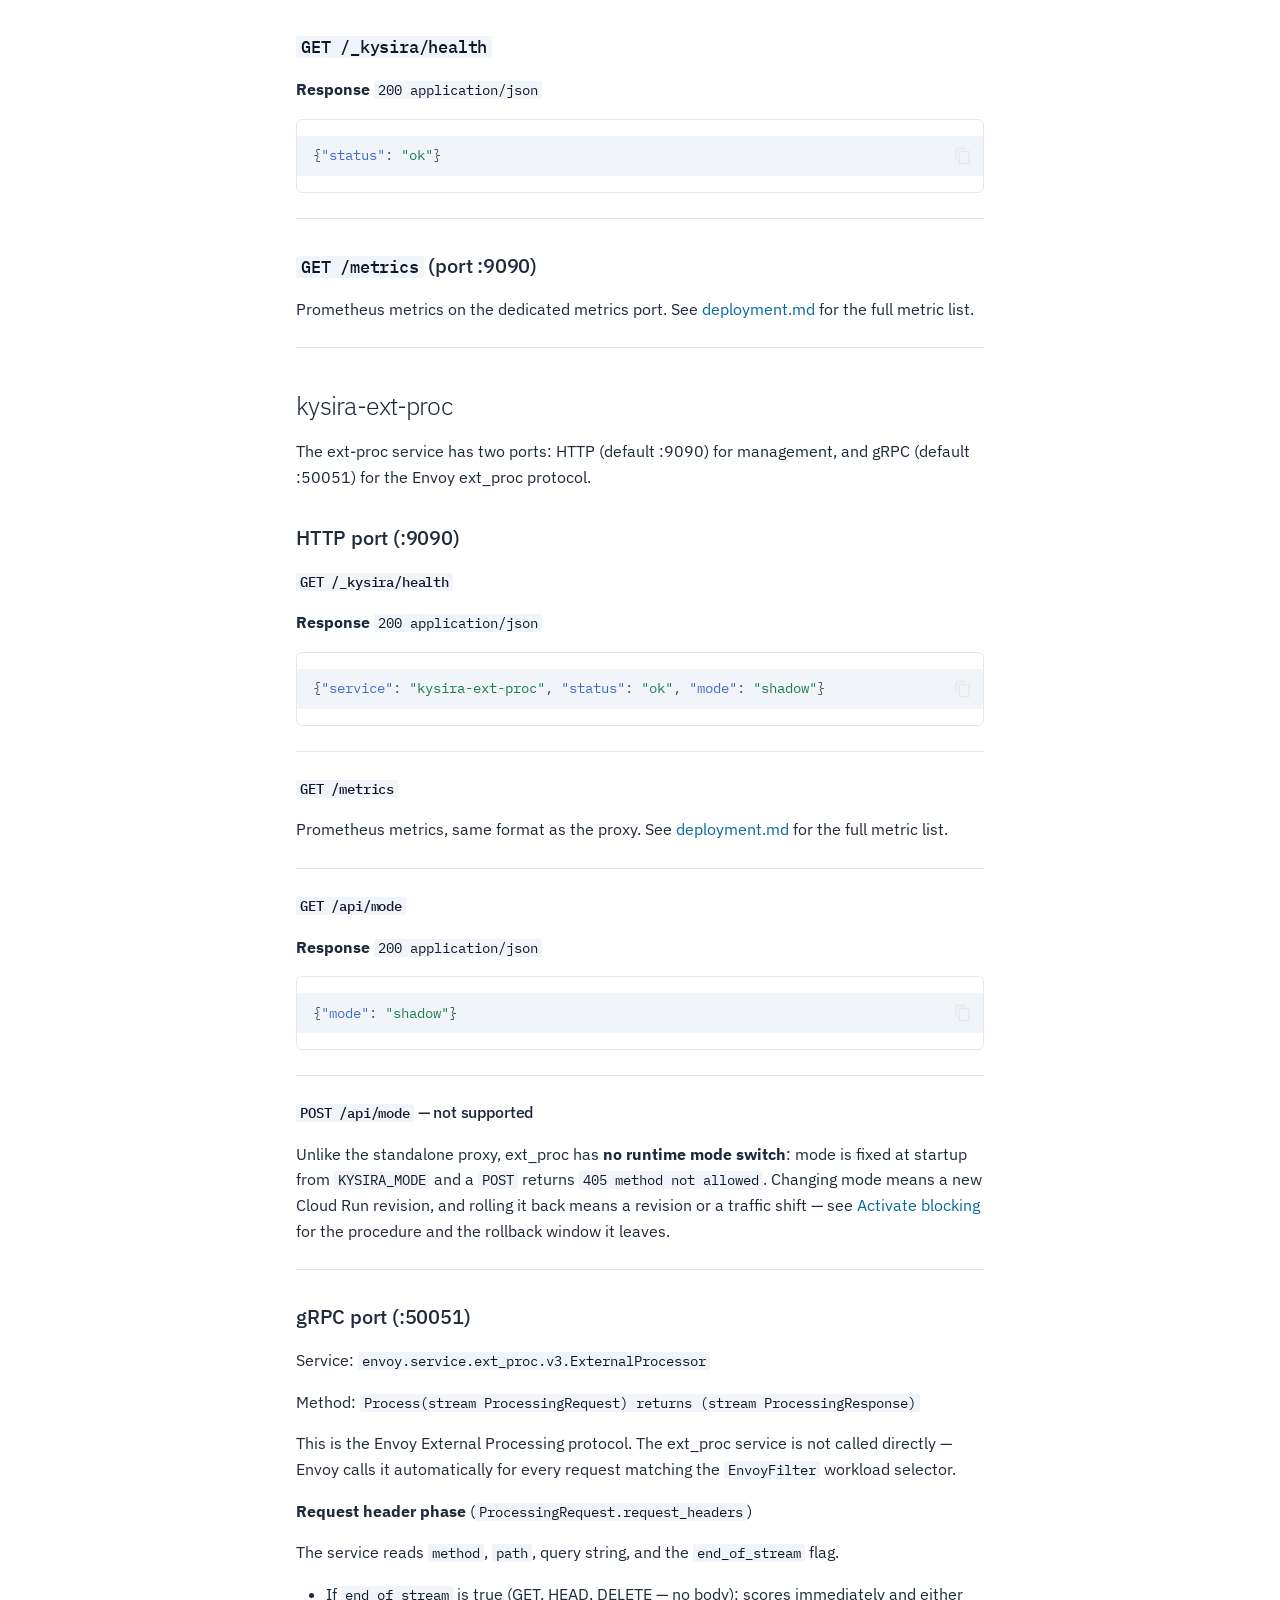
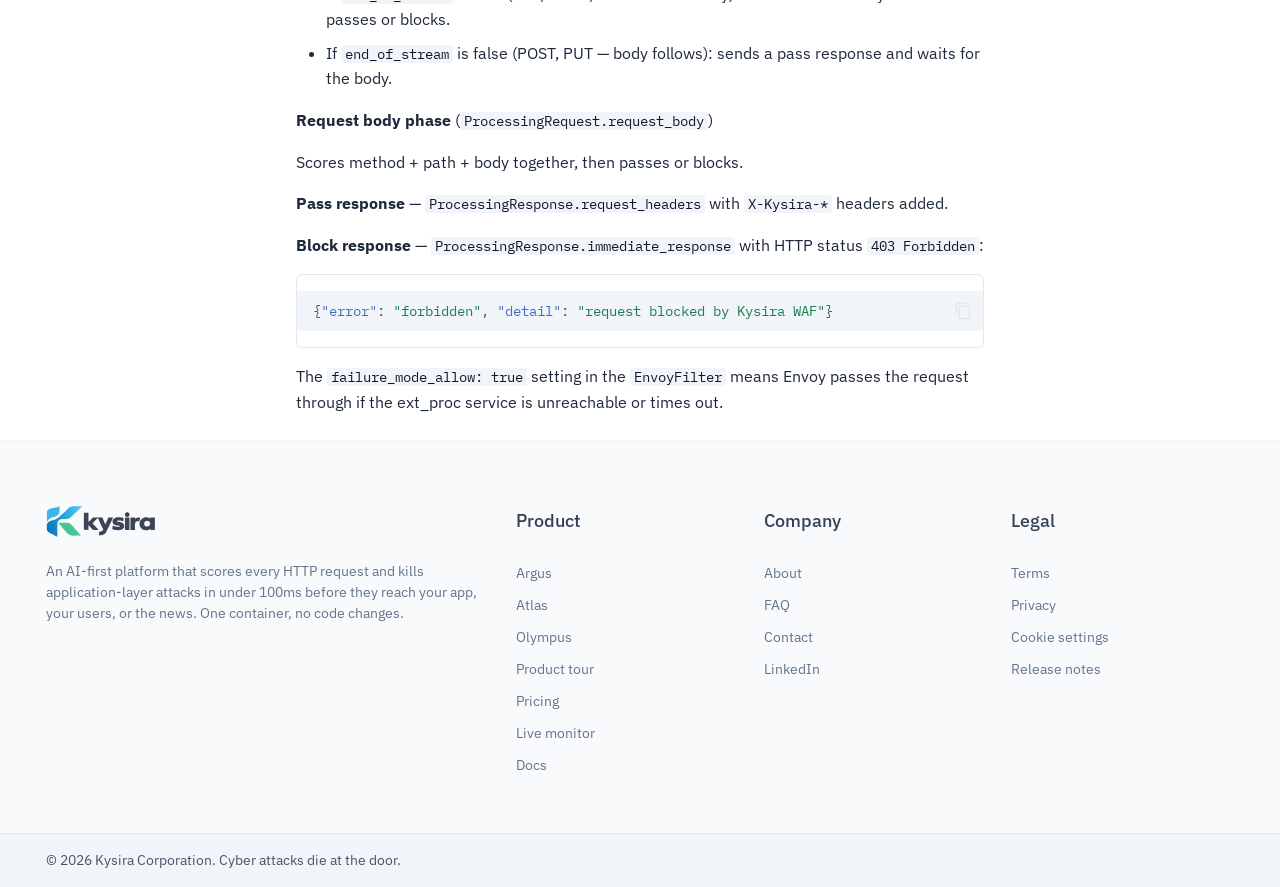
<file: api-reference/index.html>
<!doctype html><html lang=en class=no-js> <head><meta charset=utf-8><meta name=viewport content="width=device-width,initial-scale=1"><meta name=description content="Kysira WAF — deployment, integration, and API reference for AI-powered request inspection"><link href=https://docs.kysira.ai/api-reference/ rel=canonical><link href=../observability/ rel=prev><link href=../troubleshooting/ rel=next><link rel=icon href=../assets/kysira-icon.svg><meta name=generator content="mkdocs-1.6.1, mkdocs-material-9.8.2"><title>API reference - Kysira Docs</title><link rel=stylesheet href=../assets/stylesheets/main.57a0d79d.min.css><link rel=stylesheet href=../assets/stylesheets/palette.fb2fffe2.min.css><link rel=stylesheet href="https://fonts.googleapis.com/css2?family=IBM+Plex+Mono:wght@400;500;600&family=IBM+Plex+Sans:ital,wght@0,300;0,400;0,500;0,600;0,700;1,400&display=swap"><link rel=stylesheet href=../stylesheets/extra.css><link rel=stylesheet href=../stylesheets/site-chrome.css><script>__md_scope=new URL("..",location),__md_hash=e=>[...e].reduce(((e,_)=>(e<<5)-e+_.charCodeAt(0)),0),__md_get=(e,_=localStorage,t=__md_scope)=>JSON.parse(_.getItem(t.pathname+"."+e)),__md_set=(e,_,t=localStorage,a=__md_scope)=>{try{t.setItem(a.pathname+"."+e,JSON.stringify(_))}catch(e){}}</script></head> <body dir=ltr data-md-color-scheme=default data-md-color-primary=custom data-md-color-accent=custom> <input class=md-toggle data-md-toggle=drawer type=checkbox id=__drawer autocomplete=off> <input class=md-toggle data-md-toggle=search type=checkbox id=__search autocomplete=off> <label class=md-overlay for=__drawer></label> <div data-md-component=skip> <a href=#api-reference class=md-skip> Skip to content </a> </div> <div data-md-component=announce> <aside class=md-banner> <div class="md-banner__inner md-grid md-typeset"> <nav class=site-bar aria-label="Kysira website"> <div class=site-bar__inner> <a href=https://kysira.ai/ class=site-bar__brand> <img src=../assets/kysira-wordmark-on-dark.svg alt=Kysira width=83 height=24> </a> <ul class=site-bar__links> <li class="site-bar__item site-bar__item--menu"> <button type=button class=site-bar__link>Product</button> <ul class=site-bar__panel> <li><a href=https://kysira.ai/argus>Argus</a></li> <li><a href=https://kysira.ai/atlas>Atlas</a></li> <li><a href=https://kysira.ai/olympus>Olympus</a></li> <li><a href=https://kysira.ai/features>Product tour</a></li> </ul> </li> <li class=site-bar__item> <a class=site-bar__link href=https://kysira.ai/pricing>Pricing</a> </li> <li class=site-bar__item> <a class=site-bar__link href=../ aria-current=true>Docs</a> </li> <li class="site-bar__item site-bar__item--menu"> <button type=button class=site-bar__link>Resources</button> <ul class=site-bar__panel> <li><a href=https://live.kysira.ai>Live monitor</a></li> <li><a href=https://kysira.ai/faq>FAQ</a></li> <li><a href=https://kysira.ai/terms>Terms</a></li> </ul> </li> <li class=site-bar__item> <a class=site-bar__link href=https://kysira.ai/about>About</a> </li> </ul> <a class=site-bar__cta href=https://kysira.ai/contact>Contact Us</a> </div> </nav> </div> </aside> </div> <header class=md-header data-md-component=header> <nav class="md-header__inner md-grid" aria-label=Header> <a href=.. title="Kysira Docs" class="md-header__button md-logo" aria-label="Kysira Docs" data-md-component=logo> <img src=../assets/kysira-icon.svg alt=logo> </a> <label class="md-header__button md-icon" for=__drawer> <svg xmlns=http://www.w3.org/2000/svg viewbox="0 0 24 24"><path d="M3 6h18v2H3zm0 5h18v2H3zm0 5h18v2H3z"/></svg> </label> <div class=md-header__title data-md-component=header-title> <div class=md-header__ellipsis> <div class=md-header__topic> <span class=md-ellipsis> Kysira Docs </span> </div> <div class=md-header__topic data-md-component=header-topic> <span class=md-ellipsis> API reference </span> </div> </div> </div> <form class=md-header__option data-md-component=palette> <input class=md-option data-md-color-media data-md-color-scheme=default data-md-color-primary=custom data-md-color-accent=custom aria-label="Switch to dark mode" type=radio name=__palette id=__palette_0> <label class="md-header__button md-icon" title="Switch to dark mode" for=__palette_1 hidden> <svg xmlns=http://www.w3.org/2000/svg viewbox="0 0 24 24"><path d="M12 8a4 4 0 0 0-4 4 4 4 0 0 0 4 4 4 4 0 0 0 4-4 4 4 0 0 0-4-4m0 10a6 6 0 0 1-6-6 6 6 0 0 1 6-6 6 6 0 0 1 6 6 6 6 0 0 1-6 6m8-9.31V4h-4.69L12 .69 8.69 4H4v4.69L.69 12 4 15.31V20h4.69L12 23.31 15.31 20H20v-4.69L23.31 12z"/></svg> </label> <input class=md-option data-md-color-media data-md-color-scheme=slate data-md-color-primary=custom data-md-color-accent=custom aria-label="Switch to light mode" type=radio name=__palette id=__palette_1> <label class="md-header__button md-icon" title="Switch to light mode" for=__palette_0 hidden> <svg xmlns=http://www.w3.org/2000/svg viewbox="0 0 24 24"><path d="M12 18c-.89 0-1.74-.2-2.5-.55C11.56 16.5 13 14.42 13 12s-1.44-4.5-3.5-5.45C10.26 6.2 11.11 6 12 6a6 6 0 0 1 6 6 6 6 0 0 1-6 6m8-9.31V4h-4.69L12 .69 8.69 4H4v4.69L.69 12 4 15.31V20h4.69L12 23.31 15.31 20H20v-4.69L23.31 12z"/></svg> </label> </form> <script>var palette=__md_get("__palette");if(palette&&palette.color){if("(prefers-color-scheme)"===palette.color.media){var media=matchMedia("(prefers-color-scheme: light)"),input=document.querySelector(media.matches?"[data-md-color-media='(prefers-color-scheme: light)']":"[data-md-color-media='(prefers-color-scheme: dark)']");palette.color.media=input.getAttribute("data-md-color-media"),palette.color.scheme=input.getAttribute("data-md-color-scheme"),palette.color.primary=input.getAttribute("data-md-color-primary"),palette.color.accent=input.getAttribute("data-md-color-accent")}for(var[key,value]of Object.entries(palette.color))document.body.setAttribute("data-md-color-"+key,value)}</script> <label class="md-header__button md-icon" for=__search> <svg xmlns=http://www.w3.org/2000/svg viewbox="0 0 24 24"><path d="M9.5 3A6.5 6.5 0 0 1 16 9.5c0 1.61-.59 3.09-1.56 4.23l.27.27h.79l5 5-1.5 1.5-5-5v-.79l-.27-.27A6.52 6.52 0 0 1 9.5 16 6.5 6.5 0 0 1 3 9.5 6.5 6.5 0 0 1 9.5 3m0 2C7 5 5 7 5 9.5S7 14 9.5 14 14 12 14 9.5 12 5 9.5 5"/></svg> </label> <div class=md-search data-md-component=search role=dialog> <label class=md-search__overlay for=__search></label> <div class=md-search__inner role=search> <form class=md-search__form name=search> <input type=text class=md-search__input name=query aria-label=Search placeholder=Search autocapitalize=off autocorrect=off autocomplete=off spellcheck=false data-md-component=search-query required> <label class="md-search__icon md-icon" for=__search> <svg xmlns=http://www.w3.org/2000/svg viewbox="0 0 24 24"><path d="M9.5 3A6.5 6.5 0 0 1 16 9.5c0 1.61-.59 3.09-1.56 4.23l.27.27h.79l5 5-1.5 1.5-5-5v-.79l-.27-.27A6.52 6.52 0 0 1 9.5 16 6.5 6.5 0 0 1 3 9.5 6.5 6.5 0 0 1 9.5 3m0 2C7 5 5 7 5 9.5S7 14 9.5 14 14 12 14 9.5 12 5 9.5 5"/></svg> <svg xmlns=http://www.w3.org/2000/svg viewbox="0 0 24 24"><path d="M20 11v2H8l5.5 5.5-1.42 1.42L4.16 12l7.92-7.92L13.5 5.5 8 11z"/></svg> </label> <nav class=md-search__options aria-label=Search> <button type=reset class="md-search__icon md-icon" title=Clear aria-label=Clear tabindex=-1> <svg xmlns=http://www.w3.org/2000/svg viewbox="0 0 24 24"><path d="M19 6.41 17.59 5 12 10.59 6.41 5 5 6.41 10.59 12 5 17.59 6.41 19 12 13.41 17.59 19 19 17.59 13.41 12z"/></svg> </button> </nav> <div class=md-search__suggest data-md-component=search-suggest></div> </form> <div class=md-search__output> <div class=md-search__scrollwrap tabindex=0 data-md-scrollfix> <div class=md-search-result data-md-component=search-result> <div class=md-search-result__meta> Initializing search </div> <ol class=md-search-result__list role=presentation></ol> </div> </div> </div> </div> </div> <div class=md-header__source> <a href=https://app.kysira.ai title="Go to repository" class=md-source data-md-component=source> <div class="md-source__icon md-icon"> <svg xmlns=http://www.w3.org/2000/svg viewbox="0 0 448 512"><!-- Font Awesome Free 7.1.0 by @fontawesome - https://fontawesome.com License - https://fontawesome.com/license/free (Icons: CC BY 4.0, Fonts: SIL OFL 1.1, Code: MIT License) Copyright 2025 Fonticons, Inc.--><path d="M439.6 236.1 244 40.5c-5.4-5.5-12.8-8.5-20.4-8.5s-15 3-20.4 8.4L162.5 81l51.5 51.5c27.1-9.1 52.7 16.8 43.4 43.7l49.7 49.7c34.2-11.8 61.2 31 35.5 56.7-26.5 26.5-70.2-2.9-56-37.3L240.3 199v121.9c25.3 12.5 22.3 41.8 9.1 55-6.4 6.4-15.2 10.1-24.3 10.1s-17.8-3.6-24.3-10.1c-17.6-17.6-11.1-46.9 11.2-56v-123c-20.8-8.5-24.6-30.7-18.6-45L142.6 101 8.5 235.1C3 240.6 0 247.9 0 255.5s3 15 8.5 20.4l195.6 195.7c5.4 5.4 12.7 8.4 20.4 8.4s15-3 20.4-8.4l194.7-194.7c5.4-5.4 8.4-12.8 8.4-20.4s-3-15-8.4-20.4"/></svg> </div> <div class=md-source__repository> app.kysira.ai </div> </a> </div> </nav> </header> <div class=md-container data-md-component=container> <nav class=md-tabs aria-label=Tabs data-md-component=tabs> <div class=md-grid> <ul class=md-tabs__list> <li class=md-tabs__item> <a href=.. class=md-tabs__link> Home </a> </li> <li class=md-tabs__item> <a href=../quickstart/ class=md-tabs__link> Quickstart </a> </li> <li class=md-tabs__item> <a href=../licensing/ class=md-tabs__link> Licensing </a> </li> <li class=md-tabs__item> <a href=../deployment/ class=md-tabs__link> Deployment </a> </li> <li class=md-tabs__item> <a href=../detection-architecture/ class=md-tabs__link> Detection architecture </a> </li> <li class=md-tabs__item> <a href=../observability/ class=md-tabs__link> Observability </a> </li> <li class="md-tabs__item md-tabs__item--active"> <a href=./ class=md-tabs__link> API reference </a> </li> <li class=md-tabs__item> <a href=../troubleshooting/ class=md-tabs__link> Troubleshooting </a> </li> <li class=md-tabs__item> <a href=../releases/ class=md-tabs__link> Releases </a> </li> </ul> </div> </nav> <main class=md-main data-md-component=main> <div class="md-main__inner md-grid"> <div class="md-sidebar md-sidebar--primary" data-md-component=sidebar data-md-type=navigation> <div class=md-sidebar__scrollwrap> <div class=md-sidebar__inner> <nav class="md-nav md-nav--primary md-nav--lifted" aria-label=Navigation data-md-level=0> <label class=md-nav__title for=__drawer> <a href=.. title="Kysira Docs" class="md-nav__button md-logo" aria-label="Kysira Docs" data-md-component=logo> <img src=../assets/kysira-icon.svg alt=logo> </a> Kysira Docs </label> <div class=md-nav__source> <a href=https://app.kysira.ai title="Go to repository" class=md-source data-md-component=source> <div class="md-source__icon md-icon"> <svg xmlns=http://www.w3.org/2000/svg viewbox="0 0 448 512"><!-- Font Awesome Free 7.1.0 by @fontawesome - https://fontawesome.com License - https://fontawesome.com/license/free (Icons: CC BY 4.0, Fonts: SIL OFL 1.1, Code: MIT License) Copyright 2025 Fonticons, Inc.--><path d="M439.6 236.1 244 40.5c-5.4-5.5-12.8-8.5-20.4-8.5s-15 3-20.4 8.4L162.5 81l51.5 51.5c27.1-9.1 52.7 16.8 43.4 43.7l49.7 49.7c34.2-11.8 61.2 31 35.5 56.7-26.5 26.5-70.2-2.9-56-37.3L240.3 199v121.9c25.3 12.5 22.3 41.8 9.1 55-6.4 6.4-15.2 10.1-24.3 10.1s-17.8-3.6-24.3-10.1c-17.6-17.6-11.1-46.9 11.2-56v-123c-20.8-8.5-24.6-30.7-18.6-45L142.6 101 8.5 235.1C3 240.6 0 247.9 0 255.5s3 15 8.5 20.4l195.6 195.7c5.4 5.4 12.7 8.4 20.4 8.4s15-3 20.4-8.4l194.7-194.7c5.4-5.4 8.4-12.8 8.4-20.4s-3-15-8.4-20.4"/></svg> </div> <div class=md-source__repository> app.kysira.ai </div> </a> </div> <ul class=md-nav__list data-md-scrollfix> <li class=md-nav__item> <a href=.. class=md-nav__link> <span class=md-ellipsis> Home </span> </a> </li> <li class=md-nav__item> <a href=../quickstart/ class=md-nav__link> <span class=md-ellipsis> Quickstart </span> </a> </li> <li class=md-nav__item> <a href=../licensing/ class=md-nav__link> <span class=md-ellipsis> Licensing </span> </a> </li> <li class="md-nav__item md-nav__item--nested"> <input class="md-nav__toggle md-toggle " type=checkbox id=__nav_4> <label class=md-nav__link for=__nav_4 id=__nav_4_label tabindex=0> <span class=md-ellipsis> Deployment </span> <span class="md-nav__icon md-icon"></span> </label> <nav class=md-nav data-md-level=1 aria-labelledby=__nav_4_label aria-expanded=false> <label class=md-nav__title for=__nav_4> <span class="md-nav__icon md-icon"></span> Deployment </label> <ul class=md-nav__list data-md-scrollfix> <li class=md-nav__item> <a href=../deployment/ class=md-nav__link> <span class=md-ellipsis> Overview </span> </a> </li> <li class=md-nav__item> <a href=../deployment-kubernetes/ class=md-nav__link> <span class=md-ellipsis> Kubernetes </span> </a> </li> <li class=md-nav__item> <a href=../deployment-gcp/ class=md-nav__link> <span class=md-ellipsis> GCP Cloud Run </span> </a> </li> <li class=md-nav__item> <a href=../client-deployment/ class=md-nav__link> <span class=md-ellipsis> Client deployment </span> </a> </li> </ul> </nav> </li> <li class=md-nav__item> <a href=../detection-architecture/ class=md-nav__link> <span class=md-ellipsis> Detection architecture </span> </a> </li> <li class=md-nav__item> <a href=../observability/ class=md-nav__link> <span class=md-ellipsis> Observability </span> </a> </li> <li class="md-nav__item md-nav__item--active"> <input class="md-nav__toggle md-toggle" type=checkbox id=__toc> <label class="md-nav__link md-nav__link--active" for=__toc> <span class=md-ellipsis> API reference </span> <span class="md-nav__icon md-icon"></span> </label> <a href=./ class="md-nav__link md-nav__link--active"> <span class=md-ellipsis> API reference </span> </a> <nav class="md-nav md-nav--secondary" aria-label="Table of contents"> <label class=md-nav__title for=__toc> <span class="md-nav__icon md-icon"></span> Table of contents </label> <ul class=md-nav__list data-md-component=toc data-md-scrollfix> <li class=md-nav__item> <a href=#kysira-proxy-default-8080 class=md-nav__link> <span class=md-ellipsis> kysira-proxy (default: :8080) </span> </a> <nav class=md-nav aria-label="kysira-proxy (default: :8080)"> <ul class=md-nav__list> <li class=md-nav__item> <a href=#get-_kysirahealth class=md-nav__link> <span class=md-ellipsis> GET /_kysira/health </span> </a> </li> <li class=md-nav__item> <a href=#get-metrics class=md-nav__link> <span class=md-ellipsis> GET /metrics </span> </a> </li> <li class=md-nav__item> <a href=#get-apimode class=md-nav__link> <span class=md-ellipsis> GET /api/mode </span> </a> </li> <li class=md-nav__item> <a href=#post-apimode class=md-nav__link> <span class=md-ellipsis> POST /api/mode </span> </a> </li> <li class=md-nav__item> <a href=#get-apievents class=md-nav__link> <span class=md-ellipsis> GET /api/events </span> </a> </li> <li class=md-nav__item> <a href=#get-apieventsrecent class=md-nav__link> <span class=md-ellipsis> GET /api/events/recent </span> </a> </li> <li class=md-nav__item> <a href=#all-catch-all class=md-nav__link> <span class=md-ellipsis> ALL /* (catch-all) </span> </a> </li> </ul> </nav> </li> <li class=md-nav__item> <a href=#kysira-inference-default-8081 class=md-nav__link> <span class=md-ellipsis> kysira-inference (default: :8081) </span> </a> <nav class=md-nav aria-label="kysira-inference (default: :8081)"> <ul class=md-nav__list> <li class=md-nav__item> <a href=#get-health class=md-nav__link> <span class=md-ellipsis> GET /health </span> </a> </li> <li class=md-nav__item> <a href=#post-score class=md-nav__link> <span class=md-ellipsis> POST /score </span> </a> </li> <li class=md-nav__item> <a href=#post-scorexss class=md-nav__link> <span class=md-ellipsis> POST /score/xss </span> </a> </li> <li class=md-nav__item> <a href=#post-scoreprompt-injection class=md-nav__link> <span class=md-ellipsis> POST /score/prompt-injection </span> </a> </li> <li class=md-nav__item> <a href=#post-scoredetector class=md-nav__link> <span class=md-ellipsis> POST /score/{detector} </span> </a> </li> <li class=md-nav__item> <a href=#post-scoreall class=md-nav__link> <span class=md-ellipsis> POST /score/all </span> </a> </li> </ul> </nav> </li> <li class=md-nav__item> <a href=#kysira-nginx-auth-adapter-default-8090 class=md-nav__link> <span class=md-ellipsis> kysira-nginx-auth-adapter (default: :8090) </span> </a> <nav class=md-nav aria-label="kysira-nginx-auth-adapter (default: :8090)"> <ul class=md-nav__list> <li class=md-nav__item> <a href=#post-_kysiracheck class=md-nav__link> <span class=md-ellipsis> POST /_kysira/check </span> </a> </li> <li class=md-nav__item> <a href=#get-_kysirahealth_1 class=md-nav__link> <span class=md-ellipsis> GET /_kysira/health </span> </a> </li> <li class=md-nav__item> <a href=#get-metrics-port-9090 class=md-nav__link> <span class=md-ellipsis> GET /metrics (port :9090) </span> </a> </li> </ul> </nav> </li> <li class=md-nav__item> <a href=#kysira-ext-proc class=md-nav__link> <span class=md-ellipsis> kysira-ext-proc </span> </a> <nav class=md-nav aria-label=kysira-ext-proc> <ul class=md-nav__list> <li class=md-nav__item> <a href=#http-port-9090 class=md-nav__link> <span class=md-ellipsis> HTTP port (:9090) </span> </a> <nav class=md-nav aria-label="HTTP port (:9090)"> <ul class=md-nav__list> <li class=md-nav__item> <a href=#get-_kysirahealth_2 class=md-nav__link> <span class=md-ellipsis> GET /_kysira/health </span> </a> </li> <li class=md-nav__item> <a href=#get-metrics_1 class=md-nav__link> <span class=md-ellipsis> GET /metrics </span> </a> </li> <li class=md-nav__item> <a href=#get-apimode_1 class=md-nav__link> <span class=md-ellipsis> GET /api/mode </span> </a> </li> <li class=md-nav__item> <a href=#post-apimode-not-supported class=md-nav__link> <span class=md-ellipsis> POST /api/mode — not supported </span> </a> </li> </ul> </nav> </li> <li class=md-nav__item> <a href=#grpc-port-50051 class=md-nav__link> <span class=md-ellipsis> gRPC port (:50051) </span> </a> </li> </ul> </nav> </li> </ul> </nav> </li> <li class=md-nav__item> <a href=../troubleshooting/ class=md-nav__link> <span class=md-ellipsis> Troubleshooting </span> </a> </li> <li class=md-nav__item> <a href=../releases/ class=md-nav__link> <span class=md-ellipsis> Releases </span> </a> </li> </ul> </nav> </div> </div> </div> <div class="md-sidebar md-sidebar--secondary" data-md-component=sidebar data-md-type=toc> <div class=md-sidebar__scrollwrap> <div class=md-sidebar__inner> <nav class="md-nav md-nav--secondary" aria-label="Table of contents"> <label class=md-nav__title for=__toc> <span class="md-nav__icon md-icon"></span> Table of contents </label> <ul class=md-nav__list data-md-component=toc data-md-scrollfix> <li class=md-nav__item> <a href=#kysira-proxy-default-8080 class=md-nav__link> <span class=md-ellipsis> kysira-proxy (default: :8080) </span> </a> <nav class=md-nav aria-label="kysira-proxy (default: :8080)"> <ul class=md-nav__list> <li class=md-nav__item> <a href=#get-_kysirahealth class=md-nav__link> <span class=md-ellipsis> GET /_kysira/health </span> </a> </li> <li class=md-nav__item> <a href=#get-metrics class=md-nav__link> <span class=md-ellipsis> GET /metrics </span> </a> </li> <li class=md-nav__item> <a href=#get-apimode class=md-nav__link> <span class=md-ellipsis> GET /api/mode </span> </a> </li> <li class=md-nav__item> <a href=#post-apimode class=md-nav__link> <span class=md-ellipsis> POST /api/mode </span> </a> </li> <li class=md-nav__item> <a href=#get-apievents class=md-nav__link> <span class=md-ellipsis> GET /api/events </span> </a> </li> <li class=md-nav__item> <a href=#get-apieventsrecent class=md-nav__link> <span class=md-ellipsis> GET /api/events/recent </span> </a> </li> <li class=md-nav__item> <a href=#all-catch-all class=md-nav__link> <span class=md-ellipsis> ALL /* (catch-all) </span> </a> </li> </ul> </nav> </li> <li class=md-nav__item> <a href=#kysira-inference-default-8081 class=md-nav__link> <span class=md-ellipsis> kysira-inference (default: :8081) </span> </a> <nav class=md-nav aria-label="kysira-inference (default: :8081)"> <ul class=md-nav__list> <li class=md-nav__item> <a href=#get-health class=md-nav__link> <span class=md-ellipsis> GET /health </span> </a> </li> <li class=md-nav__item> <a href=#post-score class=md-nav__link> <span class=md-ellipsis> POST /score </span> </a> </li> <li class=md-nav__item> <a href=#post-scorexss class=md-nav__link> <span class=md-ellipsis> POST /score/xss </span> </a> </li> <li class=md-nav__item> <a href=#post-scoreprompt-injection class=md-nav__link> <span class=md-ellipsis> POST /score/prompt-injection </span> </a> </li> <li class=md-nav__item> <a href=#post-scoredetector class=md-nav__link> <span class=md-ellipsis> POST /score/{detector} </span> </a> </li> <li class=md-nav__item> <a href=#post-scoreall class=md-nav__link> <span class=md-ellipsis> POST /score/all </span> </a> </li> </ul> </nav> </li> <li class=md-nav__item> <a href=#kysira-nginx-auth-adapter-default-8090 class=md-nav__link> <span class=md-ellipsis> kysira-nginx-auth-adapter (default: :8090) </span> </a> <nav class=md-nav aria-label="kysira-nginx-auth-adapter (default: :8090)"> <ul class=md-nav__list> <li class=md-nav__item> <a href=#post-_kysiracheck class=md-nav__link> <span class=md-ellipsis> POST /_kysira/check </span> </a> </li> <li class=md-nav__item> <a href=#get-_kysirahealth_1 class=md-nav__link> <span class=md-ellipsis> GET /_kysira/health </span> </a> </li> <li class=md-nav__item> <a href=#get-metrics-port-9090 class=md-nav__link> <span class=md-ellipsis> GET /metrics (port :9090) </span> </a> </li> </ul> </nav> </li> <li class=md-nav__item> <a href=#kysira-ext-proc class=md-nav__link> <span class=md-ellipsis> kysira-ext-proc </span> </a> <nav class=md-nav aria-label=kysira-ext-proc> <ul class=md-nav__list> <li class=md-nav__item> <a href=#http-port-9090 class=md-nav__link> <span class=md-ellipsis> HTTP port (:9090) </span> </a> <nav class=md-nav aria-label="HTTP port (:9090)"> <ul class=md-nav__list> <li class=md-nav__item> <a href=#get-_kysirahealth_2 class=md-nav__link> <span class=md-ellipsis> GET /_kysira/health </span> </a> </li> <li class=md-nav__item> <a href=#get-metrics_1 class=md-nav__link> <span class=md-ellipsis> GET /metrics </span> </a> </li> <li class=md-nav__item> <a href=#get-apimode_1 class=md-nav__link> <span class=md-ellipsis> GET /api/mode </span> </a> </li> <li class=md-nav__item> <a href=#post-apimode-not-supported class=md-nav__link> <span class=md-ellipsis> POST /api/mode — not supported </span> </a> </li> </ul> </nav> </li> <li class=md-nav__item> <a href=#grpc-port-50051 class=md-nav__link> <span class=md-ellipsis> gRPC port (:50051) </span> </a> </li> </ul> </nav> </li> </ul> </nav> </div> </div> </div> <div class=md-content data-md-component=content> <article class="md-content__inner md-typeset"> <h1 id=api-reference>API reference<a class=headerlink href=#api-reference title="Permanent link">&para;</a></h1> <p>All services expose HTTP. The ext-proc service additionally exposes a gRPC endpoint.</p> <hr> <h2 id=kysira-proxy-default-8080>kysira-proxy (default: :8080)<a class=headerlink href=#kysira-proxy-default-8080 title="Permanent link">&para;</a></h2> <p>The proxy handles all traffic. Every inbound request is scored before being forwarded to the upstream application.</p> <h3 id=get-_kysirahealth><code>GET /_kysira/health</code><a class=headerlink href=#get-_kysirahealth title="Permanent link">&para;</a></h3> <p>Returns the proxy health and current configuration.</p> <p><strong>Response</strong> <code>200 application/json</code></p> <div class="language-json highlight"><pre><span></span><code><span id=__span-0-1><a id=__codelineno-0-1 name=__codelineno-0-1 href=#__codelineno-0-1></a><span class=p>{</span>
</span><span id=__span-0-2><a id=__codelineno-0-2 name=__codelineno-0-2 href=#__codelineno-0-2></a><span class=w>  </span><span class=nt>"service"</span><span class=p>:</span><span class=w> </span><span class=s2>"kysira-proxy"</span><span class=p>,</span>
</span><span id=__span-0-3><a id=__codelineno-0-3 name=__codelineno-0-3 href=#__codelineno-0-3></a><span class=w>  </span><span class=nt>"status"</span><span class=p>:</span><span class=w> </span><span class=s2>"ok"</span><span class=p>,</span>
</span><span id=__span-0-4><a id=__codelineno-0-4 name=__codelineno-0-4 href=#__codelineno-0-4></a><span class=w>  </span><span class=nt>"mode"</span><span class=p>:</span><span class=w> </span><span class=s2>"shadow"</span><span class=p>,</span>
</span><span id=__span-0-5><a id=__codelineno-0-5 name=__codelineno-0-5 href=#__codelineno-0-5></a><span class=w>  </span><span class=nt>"threshold"</span><span class=p>:</span><span class=w> </span><span class=mf>0.95</span><span class=p>,</span>
</span><span id=__span-0-6><a id=__codelineno-0-6 name=__codelineno-0-6 href=#__codelineno-0-6></a><span class=w>  </span><span class=nt>"target"</span><span class=p>:</span><span class=w> </span><span class=s2>"http://localhost:3000"</span><span class=p>,</span>
</span><span id=__span-0-7><a id=__codelineno-0-7 name=__codelineno-0-7 href=#__codelineno-0-7></a><span class=w>  </span><span class=nt>"inference"</span><span class=p>:</span><span class=w> </span><span class=s2>"http://localhost:8081"</span>
</span><span id=__span-0-8><a id=__codelineno-0-8 name=__codelineno-0-8 href=#__codelineno-0-8></a><span class=p>}</span>
</span></code></pre></div> <hr> <h3 id=get-metrics><code>GET /metrics</code><a class=headerlink href=#get-metrics title="Permanent link">&para;</a></h3> <p>Prometheus metrics in text exposition format. Scraped by Prometheus or any compatible collector.</p> <p><strong>Response</strong> <code>200 text/plain</code></p> <div class="language-text highlight"><pre><span></span><code><span id=__span-1-1><a id=__codelineno-1-1 name=__codelineno-1-1 href=#__codelineno-1-1></a># HELP kysira_requests_total Total requests processed by action.
</span><span id=__span-1-2><a id=__codelineno-1-2 name=__codelineno-1-2 href=#__codelineno-1-2></a># TYPE kysira_requests_total counter
</span><span id=__span-1-3><a id=__codelineno-1-3 name=__codelineno-1-3 href=#__codelineno-1-3></a>kysira_requests_total{action="passed"} 1024
</span><span id=__span-1-4><a id=__codelineno-1-4 name=__codelineno-1-4 href=#__codelineno-1-4></a>kysira_requests_total{action="shadow_kill"} 12
</span><span id=__span-1-5><a id=__codelineno-1-5 name=__codelineno-1-5 href=#__codelineno-1-5></a>kysira_requests_total{action="active_kill"} 3
</span><span id=__span-1-6><a id=__codelineno-1-6 name=__codelineno-1-6 href=#__codelineno-1-6></a>kysira_requests_total{action="error"} 1
</span><span id=__span-1-7><a id=__codelineno-1-7 name=__codelineno-1-7 href=#__codelineno-1-7></a>...
</span></code></pre></div> <hr> <h3 id=get-apimode><code>GET /api/mode</code><a class=headerlink href=#get-apimode title="Permanent link">&para;</a></h3> <p>Returns the current operating mode.</p> <p><strong>Response</strong> <code>200 application/json</code></p> <div class="language-json highlight"><pre><span></span><code><span id=__span-2-1><a id=__codelineno-2-1 name=__codelineno-2-1 href=#__codelineno-2-1></a><span class=p>{</span><span class=nt>"mode"</span><span class=p>:</span><span class=w> </span><span class=s2>"shadow"</span><span class=p>}</span>
</span></code></pre></div> <hr> <h3 id=post-apimode><code>POST /api/mode</code><a class=headerlink href=#post-apimode title="Permanent link">&para;</a></h3> <p>Switches the operating mode at runtime without a restart.</p> <p><strong>Request</strong> <code>application/json</code></p> <div class="language-json highlight"><pre><span></span><code><span id=__span-3-1><a id=__codelineno-3-1 name=__codelineno-3-1 href=#__codelineno-3-1></a><span class=p>{</span><span class=nt>"mode"</span><span class=p>:</span><span class=w> </span><span class=s2>"active"</span><span class=p>}</span>
</span></code></pre></div> <p><code>mode</code> must be <code>"shadow"</code> or <code>"active"</code>. Any other value returns <code>400</code>.</p> <p><strong>Response</strong> <code>200 application/json</code></p> <div class="language-json highlight"><pre><span></span><code><span id=__span-4-1><a id=__codelineno-4-1 name=__codelineno-4-1 href=#__codelineno-4-1></a><span class=p>{</span><span class=nt>"mode"</span><span class=p>:</span><span class=w> </span><span class=s2>"active"</span><span class=p>}</span>
</span></code></pre></div> <hr> <h3 id=get-apievents><code>GET /api/events</code><a class=headerlink href=#get-apievents title="Permanent link">&para;</a></h3> <p>Server-Sent Events stream of scored requests. On connect, the proxy replays the 200 most recent events before streaming live ones. A keepalive comment (<code>: keepalive</code>) is sent every 15 s.</p> <p><strong>Response</strong> <code>text/event-stream</code></p> <div class="language-text highlight"><pre><span></span><code><span id=__span-5-1><a id=__codelineno-5-1 name=__codelineno-5-1 href=#__codelineno-5-1></a>data: {"timestamp":"2025-01-01T00:00:00Z","method":"POST","path":"/rest/user/login","source_ip":"127.0.0.1","score":0.98,"reason":"sqli:union_select","mode":"shadow","action":"shadow_kill","latency_ms":41.2}
</span><span id=__span-5-2><a id=__codelineno-5-2 name=__codelineno-5-2 href=#__codelineno-5-2></a>
</span><span id=__span-5-3><a id=__codelineno-5-3 name=__codelineno-5-3 href=#__codelineno-5-3></a>data: {"timestamp":"2025-01-01T00:00:01Z","method":"GET","path":"/","source_ip":"127.0.0.1","score":0.01,"reason":"","mode":"shadow","action":"passed","latency_ms":12.1}
</span><span id=__span-5-4><a id=__codelineno-5-4 name=__codelineno-5-4 href=#__codelineno-5-4></a>
</span><span id=__span-5-5><a id=__codelineno-5-5 name=__codelineno-5-5 href=#__codelineno-5-5></a>: keepalive
</span></code></pre></div> <p><strong>Event fields</strong></p> <table> <thead> <tr> <th>Field</th> <th>Type</th> <th>Description</th> </tr> </thead> <tbody> <tr> <td><code>timestamp</code></td> <td>string</td> <td>RFC 3339 UTC</td> </tr> <tr> <td><code>method</code></td> <td>string</td> <td>HTTP method</td> </tr> <tr> <td><code>path</code></td> <td>string</td> <td>Request path</td> </tr> <tr> <td><code>source_ip</code></td> <td>string</td> <td>Client IP (respects <code>CF-Connecting-IP</code>, <code>X-Real-IP</code>, <code>X-Forwarded-For</code>)</td> </tr> <tr> <td><code>score</code></td> <td>float</td> <td>Classifier score [0.0–1.0]</td> </tr> <tr> <td><code>reason</code></td> <td>string</td> <td>Human-readable reason from the winning classifier</td> </tr> <tr> <td><code>mode</code></td> <td>string</td> <td>Operating mode at time of request: <code>shadow</code> or <code>active</code></td> </tr> <tr> <td><code>action</code></td> <td>string</td> <td><code>passed</code>, <code>shadow_kill</code>, or <code>active_kill</code></td> </tr> <tr> <td><code>latency_ms</code></td> <td>float</td> <td>Inference call latency in milliseconds</td> </tr> </tbody> </table> <hr> <h3 id=get-apieventsrecent><code>GET /api/events/recent</code><a class=headerlink href=#get-apieventsrecent title="Permanent link">&para;</a></h3> <p>Returns the last 500 events as a JSON array. Useful for initial page load without subscribing to the stream.</p> <p><strong>Response</strong> <code>200 application/json</code></p> <div class="language-json highlight"><pre><span></span><code><span id=__span-6-1><a id=__codelineno-6-1 name=__codelineno-6-1 href=#__codelineno-6-1></a><span class=p>[</span>
</span><span id=__span-6-2><a id=__codelineno-6-2 name=__codelineno-6-2 href=#__codelineno-6-2></a><span class=w>  </span><span class=p>{</span>
</span><span id=__span-6-3><a id=__codelineno-6-3 name=__codelineno-6-3 href=#__codelineno-6-3></a><span class=w>    </span><span class=nt>"timestamp"</span><span class=p>:</span><span class=w> </span><span class=s2>"2025-01-01T00:00:00Z"</span><span class=p>,</span>
</span><span id=__span-6-4><a id=__codelineno-6-4 name=__codelineno-6-4 href=#__codelineno-6-4></a><span class=w>    </span><span class=nt>"method"</span><span class=p>:</span><span class=w> </span><span class=s2>"POST"</span><span class=p>,</span>
</span><span id=__span-6-5><a id=__codelineno-6-5 name=__codelineno-6-5 href=#__codelineno-6-5></a><span class=w>    </span><span class=nt>"path"</span><span class=p>:</span><span class=w> </span><span class=s2>"/rest/user/login"</span><span class=p>,</span>
</span><span id=__span-6-6><a id=__codelineno-6-6 name=__codelineno-6-6 href=#__codelineno-6-6></a><span class=w>    </span><span class=nt>"source_ip"</span><span class=p>:</span><span class=w> </span><span class=s2>"127.0.0.1"</span><span class=p>,</span>
</span><span id=__span-6-7><a id=__codelineno-6-7 name=__codelineno-6-7 href=#__codelineno-6-7></a><span class=w>    </span><span class=nt>"score"</span><span class=p>:</span><span class=w> </span><span class=mf>0.98</span><span class=p>,</span>
</span><span id=__span-6-8><a id=__codelineno-6-8 name=__codelineno-6-8 href=#__codelineno-6-8></a><span class=w>    </span><span class=nt>"reason"</span><span class=p>:</span><span class=w> </span><span class=s2>"sqli:union_select"</span><span class=p>,</span>
</span><span id=__span-6-9><a id=__codelineno-6-9 name=__codelineno-6-9 href=#__codelineno-6-9></a><span class=w>    </span><span class=nt>"mode"</span><span class=p>:</span><span class=w> </span><span class=s2>"shadow"</span><span class=p>,</span>
</span><span id=__span-6-10><a id=__codelineno-6-10 name=__codelineno-6-10 href=#__codelineno-6-10></a><span class=w>    </span><span class=nt>"action"</span><span class=p>:</span><span class=w> </span><span class=s2>"shadow_kill"</span><span class=p>,</span>
</span><span id=__span-6-11><a id=__codelineno-6-11 name=__codelineno-6-11 href=#__codelineno-6-11></a><span class=w>    </span><span class=nt>"latency_ms"</span><span class=p>:</span><span class=w> </span><span class=mf>41.2</span>
</span><span id=__span-6-12><a id=__codelineno-6-12 name=__codelineno-6-12 href=#__codelineno-6-12></a><span class=w>  </span><span class=p>}</span>
</span><span id=__span-6-13><a id=__codelineno-6-13 name=__codelineno-6-13 href=#__codelineno-6-13></a><span class=p>]</span>
</span></code></pre></div> <p>Events are ordered oldest-first (same order as the SSE stream).</p> <hr> <h3 id=all-catch-all><code>ALL /*</code> (catch-all)<a class=headerlink href=#all-catch-all title="Permanent link">&para;</a></h3> <p>Every other path is reverse-proxied to <code>TARGET_URL</code>. The proxy adds the following headers to forwarded requests:</p> <p>Headers added to forwarded requests (shadow mode):</p> <table> <thead> <tr> <th>Header</th> <th>Value</th> </tr> </thead> <tbody> <tr> <td><code>X-Kysira-Score</code></td> <td>Classifier score, e.g. <code>0.9823</code></td> </tr> <tr> <td><code>X-Kysira-Reason</code></td> <td>Reason string, e.g. <code>sqli:union_select</code></td> </tr> <tr> <td><code>X-Kysira-Mode</code></td> <td>Current mode: <code>shadow</code> or <code>active</code></td> </tr> <tr> <td><code>X-Kysira-Would-Have-Killed</code></td> <td><code>true</code> — only present when score exceeds threshold in shadow mode</td> </tr> </tbody> </table> <p>In active mode, requests above the score threshold receive a TCP RST and are never forwarded. The response includes <code>X-Kysira-Killed: true</code> and <code>X-Kysira-Score</code>.</p> <hr> <h2 id=kysira-inference-default-8081>kysira-inference (default: :8081)<a class=headerlink href=#kysira-inference-default-8081 title="Permanent link">&para;</a></h2> <p>The inference sidecar is an internal service. It is not exposed to the internet — only the proxy and ext-proc call it.</p> <h3 id=get-health><code>GET /health</code><a class=headerlink href=#get-health title="Permanent link">&para;</a></h3> <p>Returns model load status.</p> <p><strong>Response</strong> <code>200 application/json</code></p> <div class="language-json highlight"><pre><span></span><code><span id=__span-7-1><a id=__codelineno-7-1 name=__codelineno-7-1 href=#__codelineno-7-1></a><span class=p>{</span>
</span><span id=__span-7-2><a id=__codelineno-7-2 name=__codelineno-7-2 href=#__codelineno-7-2></a><span class=w>  </span><span class=nt>"service"</span><span class=p>:</span><span class=w> </span><span class=s2>"kysira-inference"</span><span class=p>,</span>
</span><span id=__span-7-3><a id=__codelineno-7-3 name=__codelineno-7-3 href=#__codelineno-7-3></a><span class=w>  </span><span class=nt>"status"</span><span class=p>:</span><span class=w> </span><span class=s2>"ok"</span><span class=p>,</span>
</span><span id=__span-7-4><a id=__codelineno-7-4 name=__codelineno-7-4 href=#__codelineno-7-4></a><span class=w>  </span><span class=nt>"sqli_model"</span><span class=p>:</span><span class=w> </span><span class=s2>"/path/to/models/sqli-classifier"</span><span class=p>,</span>
</span><span id=__span-7-5><a id=__codelineno-7-5 name=__codelineno-7-5 href=#__codelineno-7-5></a><span class=w>  </span><span class=nt>"pi_model"</span><span class=p>:</span><span class=w> </span><span class=s2>"/path/to/models/prompt-injection"</span><span class=p>,</span>
</span><span id=__span-7-6><a id=__codelineno-7-6 name=__codelineno-7-6 href=#__codelineno-7-6></a><span class=w>  </span><span class=nt>"argus_model"</span><span class=p>:</span><span class=w> </span><span class=s2>"/path/to/models/argus"</span><span class=p>,</span>
</span><span id=__span-7-7><a id=__codelineno-7-7 name=__codelineno-7-7 href=#__codelineno-7-7></a><span class=w>  </span><span class=nt>"detectors"</span><span class=p>:</span><span class=w> </span><span class=p>{</span><span class=nt>"xss"</span><span class=p>:</span><span class=w> </span><span class=s2>"regex"</span><span class=p>,</span><span class=w> </span><span class=nt>"nosqli"</span><span class=p>:</span><span class=w> </span><span class=s2>"regex"</span><span class=p>,</span><span class=w> </span><span class=nt>"sqli"</span><span class=p>:</span><span class=w> </span><span class=s2>"model"</span><span class=p>,</span><span class=w> </span><span class=nt>"prompt-injection"</span><span class=p>:</span><span class=w> </span><span class=s2>"model"</span><span class=p>,</span><span class=w> </span><span class=nt>"..."</span><span class=p>:</span><span class=w> </span><span class=s2>"..."</span><span class=p>},</span>
</span><span id=__span-7-8><a id=__codelineno-7-8 name=__codelineno-7-8 href=#__codelineno-7-8></a><span class=w>  </span><span class=nt>"admission"</span><span class=p>:</span><span class=w> </span><span class=p>{</span><span class=nt>"enabled"</span><span class=p>:</span><span class=w> </span><span class=kc>true</span><span class=p>,</span><span class=w> </span><span class=nt>"max_concurrency"</span><span class=p>:</span><span class=w> </span><span class=mi>4</span><span class=p>,</span><span class=w> </span><span class=nt>"max_queue"</span><span class=p>:</span><span class=w> </span><span class=mi>8</span><span class=p>,</span><span class=w> </span><span class=nt>"queue_timeout_ms"</span><span class=p>:</span><span class=w> </span><span class=mi>250</span><span class=p>,</span><span class=w> </span><span class=nt>"waiting"</span><span class=p>:</span><span class=w> </span><span class=mi>0</span><span class=p>,</span><span class=w> </span><span class=nt>"score_estimate_ms"</span><span class=p>:</span><span class=w> </span><span class=mf>31.2</span><span class=p>,</span><span class=w> </span><span class=nt>"score_estimate_age_s"</span><span class=p>:</span><span class=w> </span><span class=mf>1.4</span><span class=p>,</span><span class=w> </span><span class=nt>"probe_interval_s"</span><span class=p>:</span><span class=w> </span><span class=mf>5.0</span><span class=p>},</span>
</span><span id=__span-7-9><a id=__codelineno-7-9 name=__codelineno-7-9 href=#__codelineno-7-9></a><span class=w>  </span><span class=nt>"argus_trim"</span><span class=p>:</span><span class=w> </span><span class=p>{</span><span class=nt>"min_run"</span><span class=p>:</span><span class=w> </span><span class=mi>64</span><span class=p>,</span><span class=w> </span><span class=nt>"keep"</span><span class=p>:</span><span class=w> </span><span class=mi>32</span><span class=p>,</span><span class=w> </span><span class=nt>"skip_encoded"</span><span class=p>:</span><span class=w> </span><span class=kc>false</span><span class=p>,</span><span class=w> </span><span class=nt>"anchored"</span><span class=p>:</span><span class=w> </span><span class=kc>false</span><span class=p>,</span><span class=w> </span><span class=nt>"trained_with"</span><span class=p>:</span><span class=w> </span><span class=kc>null</span><span class=p>}</span>
</span><span id=__span-7-10><a id=__codelineno-7-10 name=__codelineno-7-10 href=#__codelineno-7-10></a><span class=p>}</span>
</span></code></pre></div> <p><code>status</code> is <code>"loading"</code> while models are initialising, <code>"ok"</code> once both are ready. <code>argus_model</code> is <code>"disabled"</code> when Argus is off. <code>detectors</code> maps every enabled detector slug to its backing (<code>"model"</code> or <code>"regex"</code>). <code>admission</code> shows the live admission-control settings and the current score-time estimate (see <a href=../deployment-gcp/#sizing-inference>Sizing inference</a>). <code>argus_trim</code> shows the Argus header-trim settings in effect; <code>trained_with</code> is what the loaded checkpoint was trained with, or <code>null</code> for an older revision that doesn't record it. A mismatch is logged as an error at startup.</p> <hr> <h3 id=post-score><code>POST /score</code><a class=headerlink href=#post-score title="Permanent link">&para;</a></h3> <p>Scores request text for SQL injection (primary classifier). The proxy calls this endpoint for every request.</p> <p><strong>Request</strong> <code>application/json</code></p> <div class="language-json highlight"><pre><span></span><code><span id=__span-8-1><a id=__codelineno-8-1 name=__codelineno-8-1 href=#__codelineno-8-1></a><span class=p>{</span><span class=nt>"request_text"</span><span class=p>:</span><span class=w> </span><span class=s2>"GET /rest/user/login?email=admin' OR '1'='1"</span><span class=p>}</span>
</span></code></pre></div> <p><code>request_text</code> is a free-form string. The proxy composes it as: <div class="language-text highlight"><pre><span></span><code><span id=__span-9-1><a id=__codelineno-9-1 name=__codelineno-9-1 href=#__codelineno-9-1></a>{METHOD} {path}?{query}\n{body}
</span></code></pre></div></p> <p><strong>Response</strong> <code>200 application/json</code></p> <div class="language-json highlight"><pre><span></span><code><span id=__span-10-1><a id=__codelineno-10-1 name=__codelineno-10-1 href=#__codelineno-10-1></a><span class=p>{</span><span class=nt>"score"</span><span class=p>:</span><span class=w> </span><span class=mf>0.9921</span><span class=p>,</span><span class=w> </span><span class=nt>"reason"</span><span class=p>:</span><span class=w> </span><span class=s2>"sqli:union_select"</span><span class=p>}</span>
</span></code></pre></div> <table> <thead> <tr> <th>Field</th> <th>Type</th> <th>Description</th> </tr> </thead> <tbody> <tr> <td><code>score</code></td> <td>float</td> <td>[0.0–1.0] — higher is more suspicious</td> </tr> <tr> <td><code>reason</code></td> <td>string</td> <td>Human-readable classifier reason</td> </tr> </tbody> </table> <hr> <h3 id=post-scorexss><code>POST /score/xss</code><a class=headerlink href=#post-scorexss title="Permanent link">&para;</a></h3> <p>Scores request text for cross-site scripting using a regex-based detector.</p> <p><strong>Request</strong> same as <code>/score</code></p> <p><strong>Response</strong> same schema. <code>score</code> is <code>0.95</code> when any XSS pattern matches, <code>0.0</code> otherwise.</p> <hr> <h3 id=post-scoreprompt-injection><code>POST /score/prompt-injection</code><a class=headerlink href=#post-scoreprompt-injection title="Permanent link">&para;</a></h3> <p>Scores request text for prompt injection using the ML classifier.</p> <p><strong>Request</strong> same as <code>/score</code></p> <p><strong>Response</strong> same schema.</p> <hr> <h3 id=post-scoredetector><code>POST /score/{detector}</code><a class=headerlink href=#post-scoredetector title="Permanent link">&para;</a></h3> <p>Generic per-detector endpoint. <code>{detector}</code> is any registered detector slug (<code>sqli</code>, <code>xss</code>, <code>prompt-injection</code>, <code>nosqli</code>, <code>command-injection</code>, <code>ssti</code>, <code>path-traversal</code>, <code>ldap-injection</code>, <code>xpath-injection</code>, <code>ssrf</code>, <code>xxe</code>, <code>deserialization</code>, <code>open-redirect</code>, <code>crlf</code>). Returns <code>404</code> for an unknown slug. The legacy <code>/score/xss</code> and <code>/score/prompt-injection</code> routes above are just specific cases of this.</p> <p><strong>Request</strong> same as <code>/score</code>. <strong>Response</strong> same <code>{score, reason}</code> schema.</p> <hr> <h3 id=post-scoreall><code>POST /score/all</code><a class=headerlink href=#post-scoreall title="Permanent link">&para;</a></h3> <p>Runs <strong>every</strong> enabled detector over the request (after a single normalization pass) and returns the highest score plus a per-detector breakdown. This is the endpoint the proxy and ext-proc now call — one round-trip replaces the old per-detector fan-out. Cheap regex detectors run first and short-circuit the expensive ML models when one already crosses the kill threshold.</p> <p><strong>Request</strong> same as <code>/score</code>.</p> <p><strong>Response</strong> <code>200 application/json</code></p> <div class="language-json highlight"><pre><span></span><code><span id=__span-11-1><a id=__codelineno-11-1 name=__codelineno-11-1 href=#__codelineno-11-1></a><span class=p>{</span>
</span><span id=__span-11-2><a id=__codelineno-11-2 name=__codelineno-11-2 href=#__codelineno-11-2></a><span class=w>  </span><span class=nt>"score"</span><span class=p>:</span><span class=w> </span><span class=mf>0.95</span><span class=p>,</span>
</span><span id=__span-11-3><a id=__codelineno-11-3 name=__codelineno-11-3 href=#__codelineno-11-3></a><span class=w>  </span><span class=nt>"reason"</span><span class=p>:</span><span class=w> </span><span class=s2>"Detected directory traversal sequence: '../' (decoded)"</span><span class=p>,</span>
</span><span id=__span-11-4><a id=__codelineno-11-4 name=__codelineno-11-4 href=#__codelineno-11-4></a><span class=w>  </span><span class=nt>"detector"</span><span class=p>:</span><span class=w> </span><span class=s2>"path-traversal"</span><span class=p>,</span>
</span><span id=__span-11-5><a id=__codelineno-11-5 name=__codelineno-11-5 href=#__codelineno-11-5></a><span class=w>  </span><span class=nt>"breakdown"</span><span class=p>:</span><span class=w> </span><span class=p>{</span><span class=nt>"xss"</span><span class=p>:</span><span class=w> </span><span class=mf>0.0</span><span class=p>,</span><span class=w> </span><span class=nt>"path-traversal"</span><span class=p>:</span><span class=w> </span><span class=mf>0.95</span><span class=p>,</span><span class=w> </span><span class=nt>"sqli"</span><span class=p>:</span><span class=w> </span><span class=mf>0.02</span><span class=p>,</span><span class=w> </span><span class=nt>"..."</span><span class=p>:</span><span class=w> </span><span class=mf>0.0</span><span class=p>},</span>
</span><span id=__span-11-6><a id=__codelineno-11-6 name=__codelineno-11-6 href=#__codelineno-11-6></a><span class=w>  </span><span class=nt>"timing"</span><span class=p>:</span><span class=w> </span><span class=p>{</span><span class=nt>"queue_ms"</span><span class=p>:</span><span class=w> </span><span class=mf>1.2</span><span class=p>,</span><span class=w> </span><span class=nt>"score_ms"</span><span class=p>:</span><span class=w> </span><span class=mf>31.6</span><span class=p>,</span><span class=w> </span><span class=nt>"tokens"</span><span class=p>:</span><span class=w> </span><span class=mi>142</span><span class=p>},</span>
</span><span id=__span-11-7><a id=__codelineno-11-7 name=__codelineno-11-7 href=#__codelineno-11-7></a><span class=w>  </span><span class=nt>"degraded"</span><span class=p>:</span><span class=w> </span><span class=kc>false</span><span class=p>,</span>
</span><span id=__span-11-8><a id=__codelineno-11-8 name=__codelineno-11-8 href=#__codelineno-11-8></a><span class=w>  </span><span class=nt>"degraded_reason"</span><span class=p>:</span><span class=w> </span><span class=kc>null</span>
</span><span id=__span-11-9><a id=__codelineno-11-9 name=__codelineno-11-9 href=#__codelineno-11-9></a><span class=p>}</span>
</span></code></pre></div> <table> <thead> <tr> <th>Field</th> <th>Type</th> <th>Description</th> </tr> </thead> <tbody> <tr> <td><code>score</code></td> <td>float</td> <td>Max across all detectors</td> </tr> <tr> <td><code>reason</code></td> <td>string</td> <td>Human reason from the winning detector</td> </tr> <tr> <td><code>detector</code></td> <td>string</td> <td>Slug of the detector that produced the max</td> </tr> <tr> <td><code>breakdown</code></td> <td>object</td> <td><code>{detector: score}</code> for observability</td> </tr> <tr> <td><code>timing</code></td> <td>object</td> <td>Where the sidecar's time went: <code>queue_ms</code> waiting for a model slot, <code>score_ms</code> inside the detectors, and <code>tokens</code> (Argus input length, when Argus ran)</td> </tr> <tr> <td><code>degraded</code></td> <td>bool</td> <td><code>true</code> when no model slot was free in time, so only the regex and signature detectors ran. The response is still a <code>200</code></td> </tr> <tr> <td><code>degraded_reason</code></td> <td>string | null</td> <td>Why the response is degraded: <code>queue_full</code> (the wait queue was full) or <code>budget</code> (the call could not get a slot and finish inside its time budget: the caller's <code>X-Kysira-Budget-Ms</code>, or <code>KYSIRA_QUEUE_TIMEOUT_MS</code> when none is sent). <code>null</code> when not degraded</td> </tr> </tbody> </table> <p>See <a href=../detection-architecture/ >detection-architecture.md</a> for the full detector catalog and the request-normalization (encoding) model.</p> <hr> <h2 id=kysira-nginx-auth-adapter-default-8090>kysira-nginx-auth-adapter (default: :8090)<a class=headerlink href=#kysira-nginx-auth-adapter-default-8090 title="Permanent link">&para;</a></h2> <p>Thin HTTP adapter for nginx's <code>auth_request</code> module. nginx calls <code>/_kysira/check</code> as an internal subrequest for every inbound request; the adapter scores it against <code>kysira-inference</code> and returns 200 (pass) or 403 (block).</p> <h3 id=post-_kysiracheck><code>POST /_kysira/check</code><a class=headerlink href=#post-_kysiracheck title="Permanent link">&para;</a></h3> <p>The nginx <code>auth_request</code> target. nginx forwards the original method, URI, and buffered body via <code>proxy_set_header</code> / <code>proxy_pass_request_body</code>.</p> <p><strong>Response</strong> <code>200</code> — request is clean, or inference was unreachable (fail-open).</p> <p><strong>Response</strong> <code>403 application/json</code> — request exceeded score threshold in <code>active</code> mode.</p> <div class="language-json highlight"><pre><span></span><code><span id=__span-12-1><a id=__codelineno-12-1 name=__codelineno-12-1 href=#__codelineno-12-1></a><span class=p>{</span><span class=nt>"error"</span><span class=p>:</span><span class=w> </span><span class=s2>"forbidden"</span><span class=p>,</span><span class=w> </span><span class=nt>"detail"</span><span class=p>:</span><span class=w> </span><span class=s2>"request blocked by Kysira WAF"</span><span class=p>}</span>
</span></code></pre></div> <p>The body deliberately does not say why: a score and reason would tell a blocked client how close each probe came. The verdict is in the adapter's log line and the <code>X-Kysira-*</code> headers on the <code>auth_request</code> subresponse (which nginx can forward upstream with <code>auth_request_set</code>, as in the example config), not in what the client sees.</p> <p>No CORS headers are sent: this is a server-to-server endpoint. <code>OPTIONS</code> requests return <code>204</code> immediately without scoring.</p> <p><code>KYSIRA_MODE</code> must be <code>shadow</code> or <code>active</code>; any other value stops the adapter at startup rather than running in a mode other than the one asked for.</p> <hr> <h3 id=get-_kysirahealth_1><code>GET /_kysira/health</code><a class=headerlink href=#get-_kysirahealth_1 title="Permanent link">&para;</a></h3> <p><strong>Response</strong> <code>200 application/json</code></p> <div class="language-json highlight"><pre><span></span><code><span id=__span-13-1><a id=__codelineno-13-1 name=__codelineno-13-1 href=#__codelineno-13-1></a><span class=p>{</span><span class=nt>"status"</span><span class=p>:</span><span class=w> </span><span class=s2>"ok"</span><span class=p>}</span>
</span></code></pre></div> <hr> <h3 id=get-metrics-port-9090><code>GET /metrics</code> (port :9090)<a class=headerlink href=#get-metrics-port-9090 title="Permanent link">&para;</a></h3> <p>Prometheus metrics on the dedicated metrics port. See <a href=../deployment/#nginx-auth-adapter-metric-names>deployment.md</a> for the full metric list.</p> <hr> <h2 id=kysira-ext-proc>kysira-ext-proc<a class=headerlink href=#kysira-ext-proc title="Permanent link">&para;</a></h2> <p>The ext-proc service has two ports: HTTP (default :9090) for management, and gRPC (default :50051) for the Envoy ext_proc protocol.</p> <h3 id=http-port-9090>HTTP port (:9090)<a class=headerlink href=#http-port-9090 title="Permanent link">&para;</a></h3> <h4 id=get-_kysirahealth_2><code>GET /_kysira/health</code><a class=headerlink href=#get-_kysirahealth_2 title="Permanent link">&para;</a></h4> <p><strong>Response</strong> <code>200 application/json</code></p> <div class="language-json highlight"><pre><span></span><code><span id=__span-14-1><a id=__codelineno-14-1 name=__codelineno-14-1 href=#__codelineno-14-1></a><span class=p>{</span><span class=nt>"service"</span><span class=p>:</span><span class=w> </span><span class=s2>"kysira-ext-proc"</span><span class=p>,</span><span class=w> </span><span class=nt>"status"</span><span class=p>:</span><span class=w> </span><span class=s2>"ok"</span><span class=p>,</span><span class=w> </span><span class=nt>"mode"</span><span class=p>:</span><span class=w> </span><span class=s2>"shadow"</span><span class=p>}</span>
</span></code></pre></div> <hr> <h4 id=get-metrics_1><code>GET /metrics</code><a class=headerlink href=#get-metrics_1 title="Permanent link">&para;</a></h4> <p>Prometheus metrics, same format as the proxy. See <a href=../deployment/#ext-proc-metric-names>deployment.md</a> for the full metric list.</p> <hr> <h4 id=get-apimode_1><code>GET /api/mode</code><a class=headerlink href=#get-apimode_1 title="Permanent link">&para;</a></h4> <p><strong>Response</strong> <code>200 application/json</code></p> <div class="language-json highlight"><pre><span></span><code><span id=__span-15-1><a id=__codelineno-15-1 name=__codelineno-15-1 href=#__codelineno-15-1></a><span class=p>{</span><span class=nt>"mode"</span><span class=p>:</span><span class=w> </span><span class=s2>"shadow"</span><span class=p>}</span>
</span></code></pre></div> <hr> <h4 id=post-apimode-not-supported><code>POST /api/mode</code> — not supported<a class=headerlink href=#post-apimode-not-supported title="Permanent link">&para;</a></h4> <p>Unlike the standalone proxy, ext_proc has <strong>no runtime mode switch</strong>: mode is fixed at startup from <code>KYSIRA_MODE</code> and a <code>POST</code> returns <code>405 method not allowed</code>. Changing mode means a new Cloud Run revision, and rolling it back means a revision or a traffic shift — see <a href=../deployment-gcp/#3-activate-blocking>Activate blocking</a> for the procedure and the rollback window it leaves.</p> <hr> <h3 id=grpc-port-50051>gRPC port (:50051)<a class=headerlink href=#grpc-port-50051 title="Permanent link">&para;</a></h3> <p>Service: <code>envoy.service.ext_proc.v3.ExternalProcessor</code></p> <p>Method: <code>Process(stream ProcessingRequest) returns (stream ProcessingResponse)</code></p> <p>This is the Envoy External Processing protocol. The ext_proc service is not called directly — Envoy calls it automatically for every request matching the <code>EnvoyFilter</code> workload selector.</p> <p><strong>Request header phase</strong> (<code>ProcessingRequest.request_headers</code>)</p> <p>The service reads <code>method</code>, <code>path</code>, query string, and the <code>end_of_stream</code> flag.</p> <ul> <li>If <code>end_of_stream</code> is true (GET, HEAD, DELETE — no body): scores immediately and either passes or blocks.</li> <li>If <code>end_of_stream</code> is false (POST, PUT — body follows): sends a pass response and waits for the body.</li> </ul> <p><strong>Request body phase</strong> (<code>ProcessingRequest.request_body</code>)</p> <p>Scores method + path + body together, then passes or blocks.</p> <p><strong>Pass response</strong> — <code>ProcessingResponse.request_headers</code> with <code>X-Kysira-*</code> headers added.</p> <p><strong>Block response</strong> — <code>ProcessingResponse.immediate_response</code> with HTTP status <code>403 Forbidden</code>:</p> <div class="language-json highlight"><pre><span></span><code><span id=__span-16-1><a id=__codelineno-16-1 name=__codelineno-16-1 href=#__codelineno-16-1></a><span class=p>{</span><span class=nt>"error"</span><span class=p>:</span><span class=w> </span><span class=s2>"forbidden"</span><span class=p>,</span><span class=w> </span><span class=nt>"detail"</span><span class=p>:</span><span class=w> </span><span class=s2>"request blocked by Kysira WAF"</span><span class=p>}</span>
</span></code></pre></div> <p>The <code>failure_mode_allow: true</code> setting in the <code>EnvoyFilter</code> means Envoy passes the request through if the ext_proc service is unreachable or times out.</p> </article> </div> <script>var target=document.getElementById(location.hash.slice(1));target&&target.name&&(target.checked=target.name.startsWith("__tabbed_"))</script> </div> <button type=button class="md-top md-icon" data-md-component=top hidden> <svg xmlns=http://www.w3.org/2000/svg viewbox="0 0 24 24"><path d="M13 20h-2V8l-5.5 5.5-1.42-1.42L12 4.16l7.92 7.92-1.42 1.42L13 8z"/></svg> Back to top </button> </main> <footer class=site-footer> <div class=site-footer__main> <div class=site-footer__inner> <div class=site-footer__about> <a href=https://kysira.ai/ aria-label=Kysira> <img class="site-footer__logo site-footer__logo--light" src=../assets/kysira-wordmark.svg alt=Kysira width=110 height=32> <img class="site-footer__logo site-footer__logo--dark" src=../assets/kysira-wordmark-on-dark.svg alt=Kysira width=110 height=32> </a> <p>An AI-first platform that scores every HTTP request and kills application-layer attacks in under 100ms before they reach your app, your users, or the news. One container, no code changes.</p> </div> <nav class=site-footer__col aria-label=Product> <h2>Product</h2> <ul> <li><a href=https://kysira.ai/argus>Argus</a></li> <li><a href=https://kysira.ai/atlas>Atlas</a></li> <li><a href=https://kysira.ai/olympus>Olympus</a></li> <li><a href=https://kysira.ai/features>Product tour</a></li> <li><a href=https://kysira.ai/pricing>Pricing</a></li> <li><a href=https://live.kysira.ai>Live monitor</a></li> <li><a href=../ >Docs</a></li> </ul> </nav> <nav class=site-footer__col aria-label=Company> <h2>Company</h2> <ul> <li><a href=https://kysira.ai/about>About</a></li> <li><a href=https://kysira.ai/faq>FAQ</a></li> <li><a href=https://kysira.ai/contact>Contact</a></li> <li><a href=https://www.linkedin.com/company/kysira/ >LinkedIn</a></li> </ul> </nav> <nav class=site-footer__col aria-label=Legal> <h2>Legal</h2> <ul> <li><a href=https://kysira.ai/terms>Terms</a></li> <li><a href=https://kysira.ai/privacy>Privacy</a></li> <li><a href=https://kysira.ai/privacy#cookies>Cookie settings</a></li> <li><a href=../releases/ >Release notes</a></li> </ul> </nav> </div> </div> <div class=site-footer__sub> <div class=site-footer__inner> <p>© 2026 Kysira Corporation. Cyber attacks die at the door.</p> </div> </div> </footer> </div> <div class=md-dialog data-md-component=dialog> <div class="md-dialog__inner md-typeset"></div> </div> <script id=__config type=application/json>{"annotate": null, "base": "..", "features": ["navigation.tabs", "navigation.sections", "navigation.top", "navigation.instant", "search.suggest", "search.highlight", "content.code.copy", "content.code.annotate"], "search": "../assets/javascripts/workers/search.a7633da7.min.js", "tags": null, "translations": {"clipboard.copied": "Copied to clipboard", "clipboard.copy": "Copy to clipboard", "search.result.more.one": "1 more on this page", "search.result.more.other": "# more on this page", "search.result.none": "No matching documents", "search.result.one": "1 matching document", "search.result.other": "# matching documents", "search.result.placeholder": "Type to start searching", "search.result.term.missing": "Missing", "select.version": "Select version"}, "version": null}</script> <script src=../assets/javascripts/bundle.a5f9d56c.min.js></script> </body> </html>
</file>
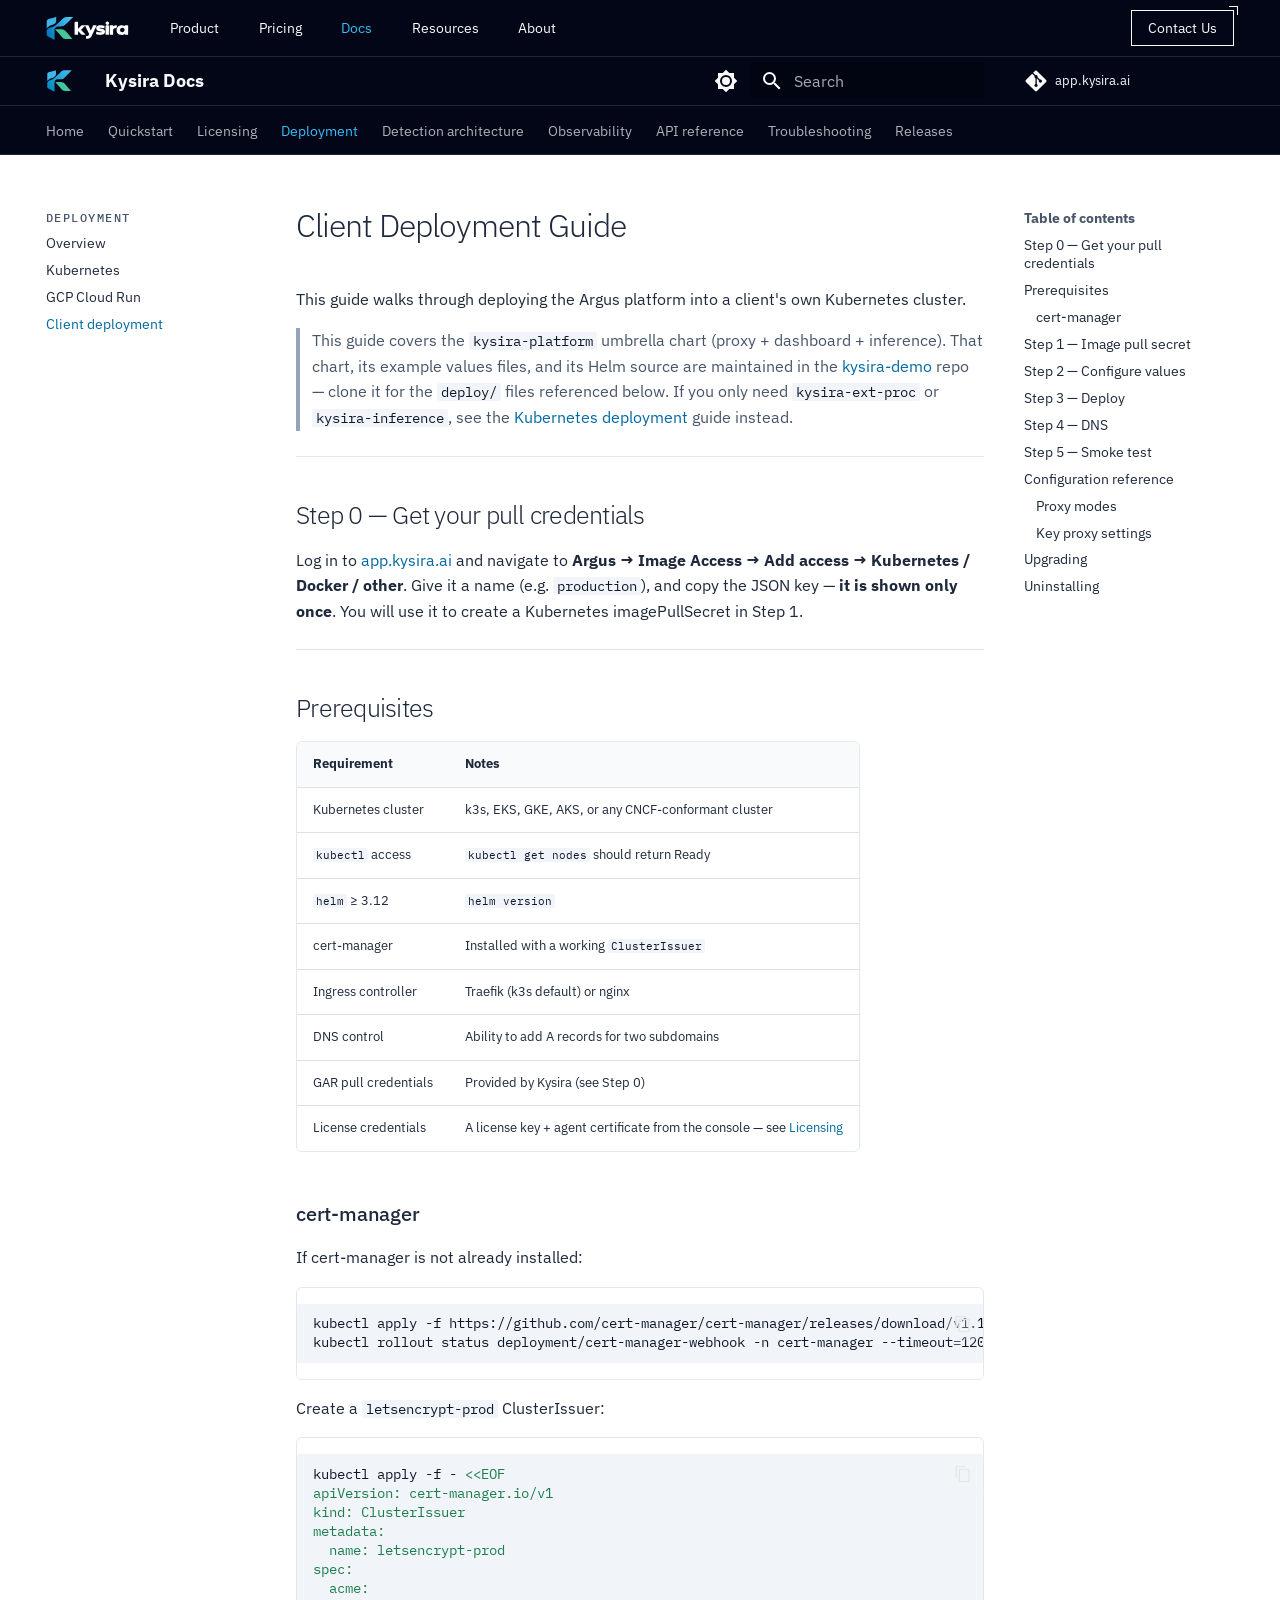
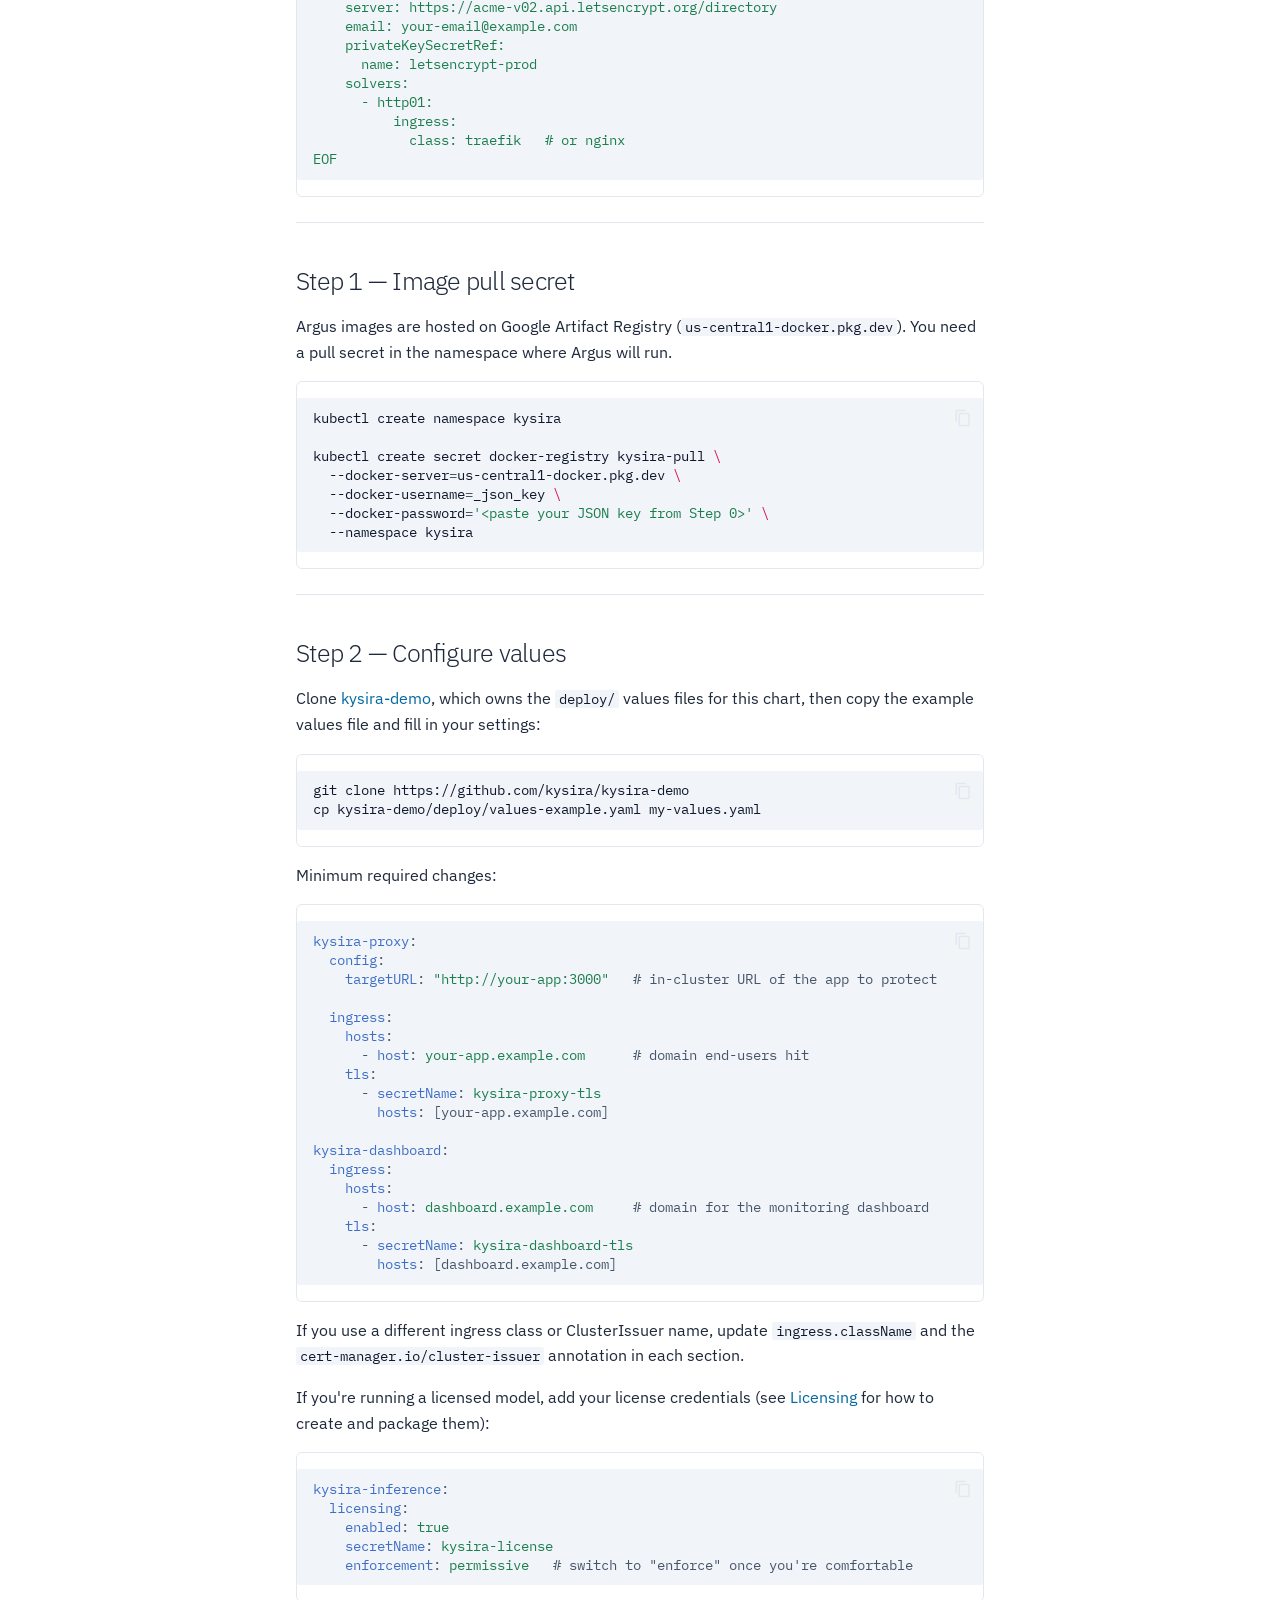
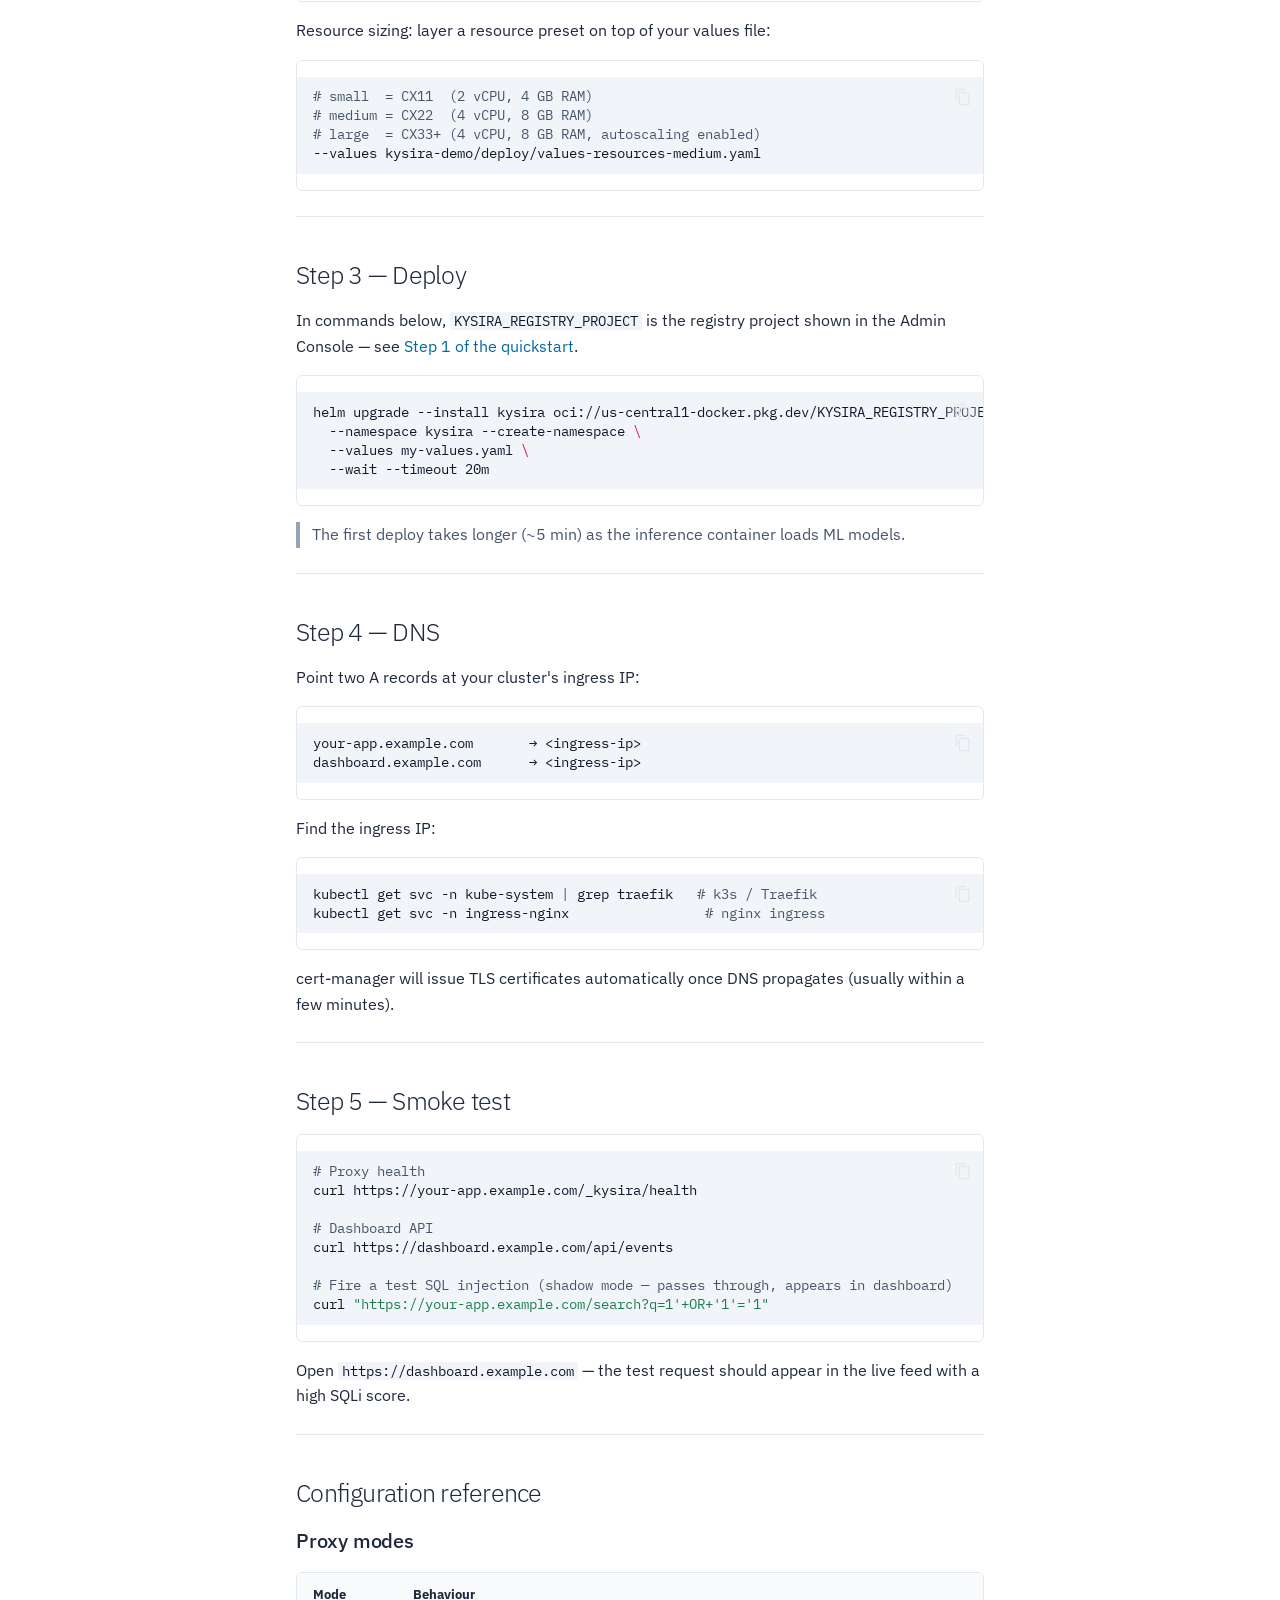
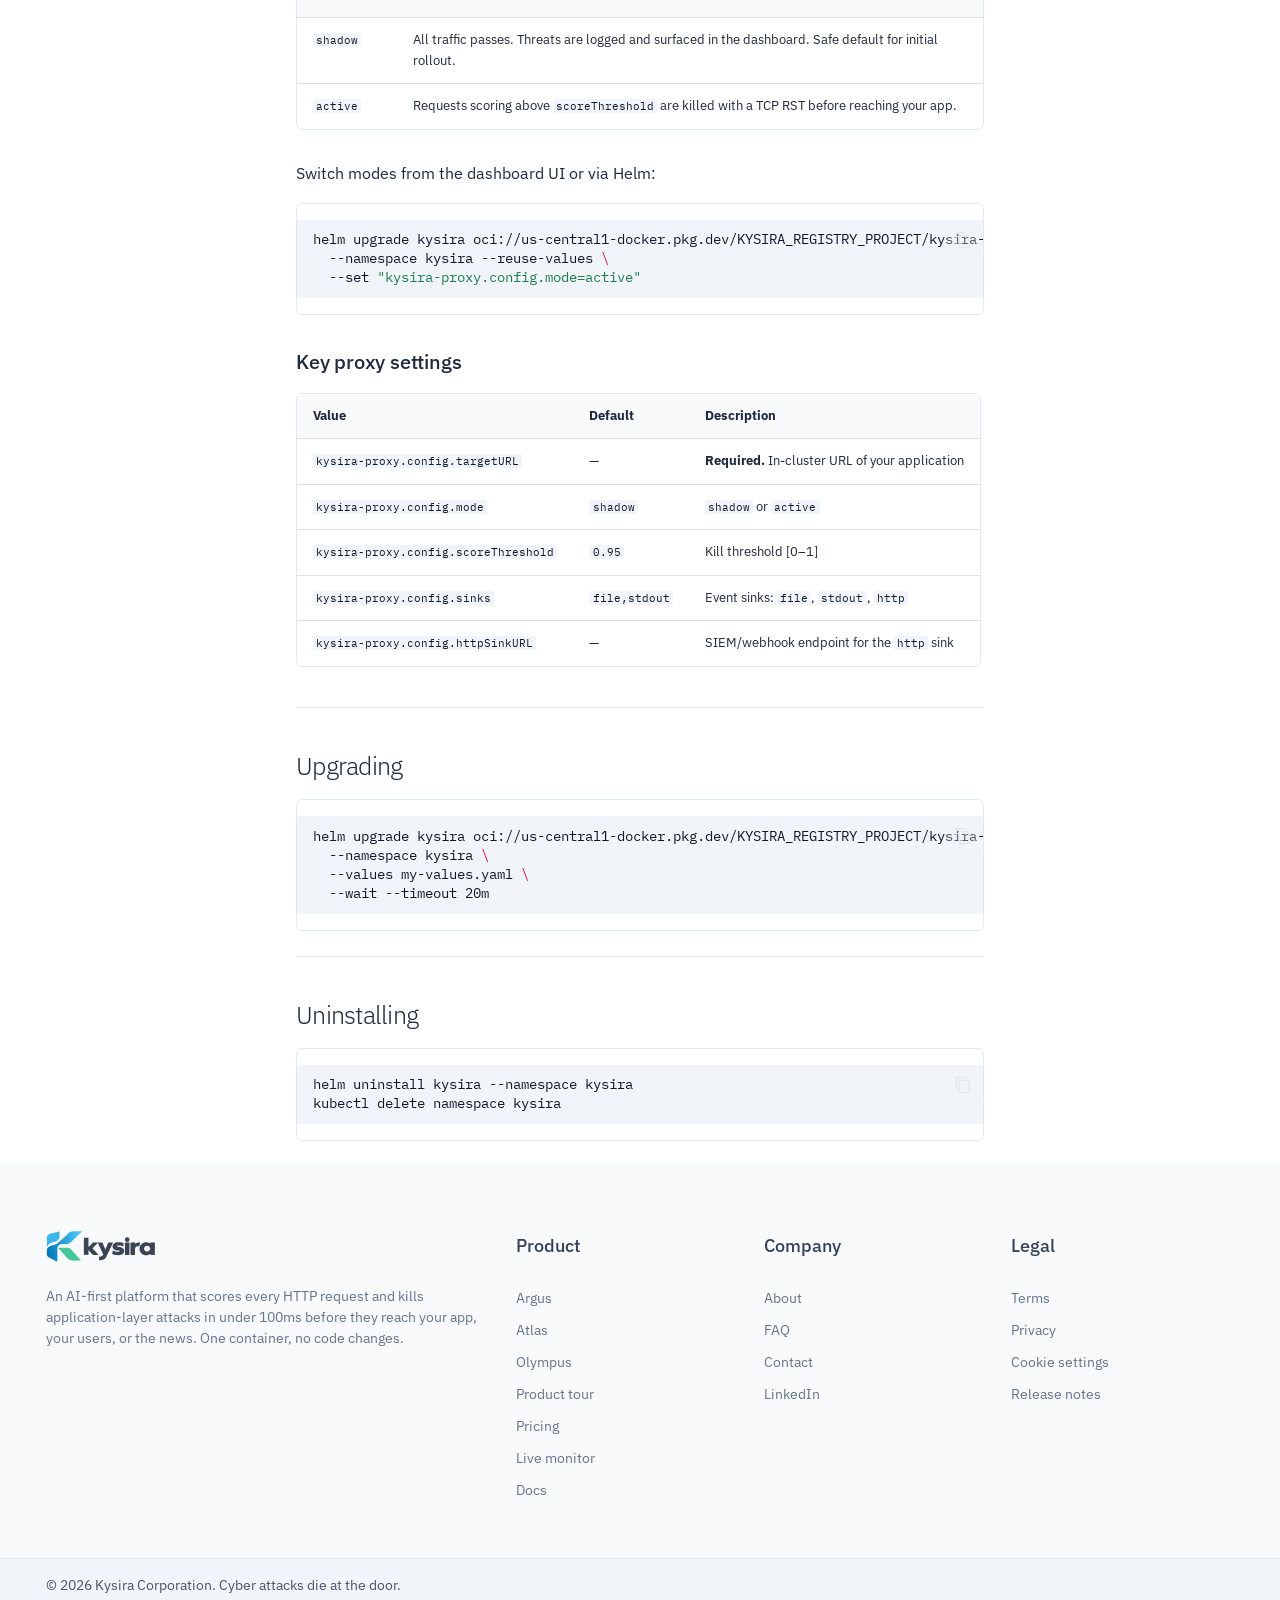
<file: client-deployment/index.html>
<!doctype html><html lang=en class=no-js> <head><meta charset=utf-8><meta name=viewport content="width=device-width,initial-scale=1"><meta name=description content="Kysira WAF — deployment, integration, and API reference for AI-powered request inspection"><link href=https://docs.kysira.ai/client-deployment/ rel=canonical><link href=../deployment-gcp/ rel=prev><link href=../detection-architecture/ rel=next><link rel=icon href=../assets/kysira-icon.svg><meta name=generator content="mkdocs-1.6.1, mkdocs-material-9.8.2"><title>Client deployment - Kysira Docs</title><link rel=stylesheet href=../assets/stylesheets/main.57a0d79d.min.css><link rel=stylesheet href=../assets/stylesheets/palette.fb2fffe2.min.css><link rel=stylesheet href="https://fonts.googleapis.com/css2?family=IBM+Plex+Mono:wght@400;500;600&family=IBM+Plex+Sans:ital,wght@0,300;0,400;0,500;0,600;0,700;1,400&display=swap"><link rel=stylesheet href=../stylesheets/extra.css><link rel=stylesheet href=../stylesheets/site-chrome.css><script>__md_scope=new URL("..",location),__md_hash=e=>[...e].reduce(((e,_)=>(e<<5)-e+_.charCodeAt(0)),0),__md_get=(e,_=localStorage,t=__md_scope)=>JSON.parse(_.getItem(t.pathname+"."+e)),__md_set=(e,_,t=localStorage,a=__md_scope)=>{try{t.setItem(a.pathname+"."+e,JSON.stringify(_))}catch(e){}}</script></head> <body dir=ltr data-md-color-scheme=default data-md-color-primary=custom data-md-color-accent=custom> <input class=md-toggle data-md-toggle=drawer type=checkbox id=__drawer autocomplete=off> <input class=md-toggle data-md-toggle=search type=checkbox id=__search autocomplete=off> <label class=md-overlay for=__drawer></label> <div data-md-component=skip> <a href=#client-deployment-guide class=md-skip> Skip to content </a> </div> <div data-md-component=announce> <aside class=md-banner> <div class="md-banner__inner md-grid md-typeset"> <nav class=site-bar aria-label="Kysira website"> <div class=site-bar__inner> <a href=https://kysira.ai/ class=site-bar__brand> <img src=../assets/kysira-wordmark-on-dark.svg alt=Kysira width=83 height=24> </a> <ul class=site-bar__links> <li class="site-bar__item site-bar__item--menu"> <button type=button class=site-bar__link>Product</button> <ul class=site-bar__panel> <li><a href=https://kysira.ai/argus>Argus</a></li> <li><a href=https://kysira.ai/atlas>Atlas</a></li> <li><a href=https://kysira.ai/olympus>Olympus</a></li> <li><a href=https://kysira.ai/features>Product tour</a></li> </ul> </li> <li class=site-bar__item> <a class=site-bar__link href=https://kysira.ai/pricing>Pricing</a> </li> <li class=site-bar__item> <a class=site-bar__link href=../ aria-current=true>Docs</a> </li> <li class="site-bar__item site-bar__item--menu"> <button type=button class=site-bar__link>Resources</button> <ul class=site-bar__panel> <li><a href=https://live.kysira.ai>Live monitor</a></li> <li><a href=https://kysira.ai/faq>FAQ</a></li> <li><a href=https://kysira.ai/terms>Terms</a></li> </ul> </li> <li class=site-bar__item> <a class=site-bar__link href=https://kysira.ai/about>About</a> </li> </ul> <a class=site-bar__cta href=https://kysira.ai/contact>Contact Us</a> </div> </nav> </div> </aside> </div> <header class=md-header data-md-component=header> <nav class="md-header__inner md-grid" aria-label=Header> <a href=.. title="Kysira Docs" class="md-header__button md-logo" aria-label="Kysira Docs" data-md-component=logo> <img src=../assets/kysira-icon.svg alt=logo> </a> <label class="md-header__button md-icon" for=__drawer> <svg xmlns=http://www.w3.org/2000/svg viewbox="0 0 24 24"><path d="M3 6h18v2H3zm0 5h18v2H3zm0 5h18v2H3z"/></svg> </label> <div class=md-header__title data-md-component=header-title> <div class=md-header__ellipsis> <div class=md-header__topic> <span class=md-ellipsis> Kysira Docs </span> </div> <div class=md-header__topic data-md-component=header-topic> <span class=md-ellipsis> Client deployment </span> </div> </div> </div> <form class=md-header__option data-md-component=palette> <input class=md-option data-md-color-media data-md-color-scheme=default data-md-color-primary=custom data-md-color-accent=custom aria-label="Switch to dark mode" type=radio name=__palette id=__palette_0> <label class="md-header__button md-icon" title="Switch to dark mode" for=__palette_1 hidden> <svg xmlns=http://www.w3.org/2000/svg viewbox="0 0 24 24"><path d="M12 8a4 4 0 0 0-4 4 4 4 0 0 0 4 4 4 4 0 0 0 4-4 4 4 0 0 0-4-4m0 10a6 6 0 0 1-6-6 6 6 0 0 1 6-6 6 6 0 0 1 6 6 6 6 0 0 1-6 6m8-9.31V4h-4.69L12 .69 8.69 4H4v4.69L.69 12 4 15.31V20h4.69L12 23.31 15.31 20H20v-4.69L23.31 12z"/></svg> </label> <input class=md-option data-md-color-media data-md-color-scheme=slate data-md-color-primary=custom data-md-color-accent=custom aria-label="Switch to light mode" type=radio name=__palette id=__palette_1> <label class="md-header__button md-icon" title="Switch to light mode" for=__palette_0 hidden> <svg xmlns=http://www.w3.org/2000/svg viewbox="0 0 24 24"><path d="M12 18c-.89 0-1.74-.2-2.5-.55C11.56 16.5 13 14.42 13 12s-1.44-4.5-3.5-5.45C10.26 6.2 11.11 6 12 6a6 6 0 0 1 6 6 6 6 0 0 1-6 6m8-9.31V4h-4.69L12 .69 8.69 4H4v4.69L.69 12 4 15.31V20h4.69L12 23.31 15.31 20H20v-4.69L23.31 12z"/></svg> </label> </form> <script>var palette=__md_get("__palette");if(palette&&palette.color){if("(prefers-color-scheme)"===palette.color.media){var media=matchMedia("(prefers-color-scheme: light)"),input=document.querySelector(media.matches?"[data-md-color-media='(prefers-color-scheme: light)']":"[data-md-color-media='(prefers-color-scheme: dark)']");palette.color.media=input.getAttribute("data-md-color-media"),palette.color.scheme=input.getAttribute("data-md-color-scheme"),palette.color.primary=input.getAttribute("data-md-color-primary"),palette.color.accent=input.getAttribute("data-md-color-accent")}for(var[key,value]of Object.entries(palette.color))document.body.setAttribute("data-md-color-"+key,value)}</script> <label class="md-header__button md-icon" for=__search> <svg xmlns=http://www.w3.org/2000/svg viewbox="0 0 24 24"><path d="M9.5 3A6.5 6.5 0 0 1 16 9.5c0 1.61-.59 3.09-1.56 4.23l.27.27h.79l5 5-1.5 1.5-5-5v-.79l-.27-.27A6.52 6.52 0 0 1 9.5 16 6.5 6.5 0 0 1 3 9.5 6.5 6.5 0 0 1 9.5 3m0 2C7 5 5 7 5 9.5S7 14 9.5 14 14 12 14 9.5 12 5 9.5 5"/></svg> </label> <div class=md-search data-md-component=search role=dialog> <label class=md-search__overlay for=__search></label> <div class=md-search__inner role=search> <form class=md-search__form name=search> <input type=text class=md-search__input name=query aria-label=Search placeholder=Search autocapitalize=off autocorrect=off autocomplete=off spellcheck=false data-md-component=search-query required> <label class="md-search__icon md-icon" for=__search> <svg xmlns=http://www.w3.org/2000/svg viewbox="0 0 24 24"><path d="M9.5 3A6.5 6.5 0 0 1 16 9.5c0 1.61-.59 3.09-1.56 4.23l.27.27h.79l5 5-1.5 1.5-5-5v-.79l-.27-.27A6.52 6.52 0 0 1 9.5 16 6.5 6.5 0 0 1 3 9.5 6.5 6.5 0 0 1 9.5 3m0 2C7 5 5 7 5 9.5S7 14 9.5 14 14 12 14 9.5 12 5 9.5 5"/></svg> <svg xmlns=http://www.w3.org/2000/svg viewbox="0 0 24 24"><path d="M20 11v2H8l5.5 5.5-1.42 1.42L4.16 12l7.92-7.92L13.5 5.5 8 11z"/></svg> </label> <nav class=md-search__options aria-label=Search> <button type=reset class="md-search__icon md-icon" title=Clear aria-label=Clear tabindex=-1> <svg xmlns=http://www.w3.org/2000/svg viewbox="0 0 24 24"><path d="M19 6.41 17.59 5 12 10.59 6.41 5 5 6.41 10.59 12 5 17.59 6.41 19 12 13.41 17.59 19 19 17.59 13.41 12z"/></svg> </button> </nav> <div class=md-search__suggest data-md-component=search-suggest></div> </form> <div class=md-search__output> <div class=md-search__scrollwrap tabindex=0 data-md-scrollfix> <div class=md-search-result data-md-component=search-result> <div class=md-search-result__meta> Initializing search </div> <ol class=md-search-result__list role=presentation></ol> </div> </div> </div> </div> </div> <div class=md-header__source> <a href=https://app.kysira.ai title="Go to repository" class=md-source data-md-component=source> <div class="md-source__icon md-icon"> <svg xmlns=http://www.w3.org/2000/svg viewbox="0 0 448 512"><!-- Font Awesome Free 7.1.0 by @fontawesome - https://fontawesome.com License - https://fontawesome.com/license/free (Icons: CC BY 4.0, Fonts: SIL OFL 1.1, Code: MIT License) Copyright 2025 Fonticons, Inc.--><path d="M439.6 236.1 244 40.5c-5.4-5.5-12.8-8.5-20.4-8.5s-15 3-20.4 8.4L162.5 81l51.5 51.5c27.1-9.1 52.7 16.8 43.4 43.7l49.7 49.7c34.2-11.8 61.2 31 35.5 56.7-26.5 26.5-70.2-2.9-56-37.3L240.3 199v121.9c25.3 12.5 22.3 41.8 9.1 55-6.4 6.4-15.2 10.1-24.3 10.1s-17.8-3.6-24.3-10.1c-17.6-17.6-11.1-46.9 11.2-56v-123c-20.8-8.5-24.6-30.7-18.6-45L142.6 101 8.5 235.1C3 240.6 0 247.9 0 255.5s3 15 8.5 20.4l195.6 195.7c5.4 5.4 12.7 8.4 20.4 8.4s15-3 20.4-8.4l194.7-194.7c5.4-5.4 8.4-12.8 8.4-20.4s-3-15-8.4-20.4"/></svg> </div> <div class=md-source__repository> app.kysira.ai </div> </a> </div> </nav> </header> <div class=md-container data-md-component=container> <nav class=md-tabs aria-label=Tabs data-md-component=tabs> <div class=md-grid> <ul class=md-tabs__list> <li class=md-tabs__item> <a href=.. class=md-tabs__link> Home </a> </li> <li class=md-tabs__item> <a href=../quickstart/ class=md-tabs__link> Quickstart </a> </li> <li class=md-tabs__item> <a href=../licensing/ class=md-tabs__link> Licensing </a> </li> <li class="md-tabs__item md-tabs__item--active"> <a href=../deployment/ class=md-tabs__link> Deployment </a> </li> <li class=md-tabs__item> <a href=../detection-architecture/ class=md-tabs__link> Detection architecture </a> </li> <li class=md-tabs__item> <a href=../observability/ class=md-tabs__link> Observability </a> </li> <li class=md-tabs__item> <a href=../api-reference/ class=md-tabs__link> API reference </a> </li> <li class=md-tabs__item> <a href=../troubleshooting/ class=md-tabs__link> Troubleshooting </a> </li> <li class=md-tabs__item> <a href=../releases/ class=md-tabs__link> Releases </a> </li> </ul> </div> </nav> <main class=md-main data-md-component=main> <div class="md-main__inner md-grid"> <div class="md-sidebar md-sidebar--primary" data-md-component=sidebar data-md-type=navigation> <div class=md-sidebar__scrollwrap> <div class=md-sidebar__inner> <nav class="md-nav md-nav--primary md-nav--lifted" aria-label=Navigation data-md-level=0> <label class=md-nav__title for=__drawer> <a href=.. title="Kysira Docs" class="md-nav__button md-logo" aria-label="Kysira Docs" data-md-component=logo> <img src=../assets/kysira-icon.svg alt=logo> </a> Kysira Docs </label> <div class=md-nav__source> <a href=https://app.kysira.ai title="Go to repository" class=md-source data-md-component=source> <div class="md-source__icon md-icon"> <svg xmlns=http://www.w3.org/2000/svg viewbox="0 0 448 512"><!-- Font Awesome Free 7.1.0 by @fontawesome - https://fontawesome.com License - https://fontawesome.com/license/free (Icons: CC BY 4.0, Fonts: SIL OFL 1.1, Code: MIT License) Copyright 2025 Fonticons, Inc.--><path d="M439.6 236.1 244 40.5c-5.4-5.5-12.8-8.5-20.4-8.5s-15 3-20.4 8.4L162.5 81l51.5 51.5c27.1-9.1 52.7 16.8 43.4 43.7l49.7 49.7c34.2-11.8 61.2 31 35.5 56.7-26.5 26.5-70.2-2.9-56-37.3L240.3 199v121.9c25.3 12.5 22.3 41.8 9.1 55-6.4 6.4-15.2 10.1-24.3 10.1s-17.8-3.6-24.3-10.1c-17.6-17.6-11.1-46.9 11.2-56v-123c-20.8-8.5-24.6-30.7-18.6-45L142.6 101 8.5 235.1C3 240.6 0 247.9 0 255.5s3 15 8.5 20.4l195.6 195.7c5.4 5.4 12.7 8.4 20.4 8.4s15-3 20.4-8.4l194.7-194.7c5.4-5.4 8.4-12.8 8.4-20.4s-3-15-8.4-20.4"/></svg> </div> <div class=md-source__repository> app.kysira.ai </div> </a> </div> <ul class=md-nav__list data-md-scrollfix> <li class=md-nav__item> <a href=.. class=md-nav__link> <span class=md-ellipsis> Home </span> </a> </li> <li class=md-nav__item> <a href=../quickstart/ class=md-nav__link> <span class=md-ellipsis> Quickstart </span> </a> </li> <li class=md-nav__item> <a href=../licensing/ class=md-nav__link> <span class=md-ellipsis> Licensing </span> </a> </li> <li class="md-nav__item md-nav__item--active md-nav__item--section md-nav__item--nested"> <input class="md-nav__toggle md-toggle " type=checkbox id=__nav_4 checked> <label class=md-nav__link for=__nav_4 id=__nav_4_label tabindex> <span class=md-ellipsis> Deployment </span> <span class="md-nav__icon md-icon"></span> </label> <nav class=md-nav data-md-level=1 aria-labelledby=__nav_4_label aria-expanded=true> <label class=md-nav__title for=__nav_4> <span class="md-nav__icon md-icon"></span> Deployment </label> <ul class=md-nav__list data-md-scrollfix> <li class=md-nav__item> <a href=../deployment/ class=md-nav__link> <span class=md-ellipsis> Overview </span> </a> </li> <li class=md-nav__item> <a href=../deployment-kubernetes/ class=md-nav__link> <span class=md-ellipsis> Kubernetes </span> </a> </li> <li class=md-nav__item> <a href=../deployment-gcp/ class=md-nav__link> <span class=md-ellipsis> GCP Cloud Run </span> </a> </li> <li class="md-nav__item md-nav__item--active"> <input class="md-nav__toggle md-toggle" type=checkbox id=__toc> <label class="md-nav__link md-nav__link--active" for=__toc> <span class=md-ellipsis> Client deployment </span> <span class="md-nav__icon md-icon"></span> </label> <a href=./ class="md-nav__link md-nav__link--active"> <span class=md-ellipsis> Client deployment </span> </a> <nav class="md-nav md-nav--secondary" aria-label="Table of contents"> <label class=md-nav__title for=__toc> <span class="md-nav__icon md-icon"></span> Table of contents </label> <ul class=md-nav__list data-md-component=toc data-md-scrollfix> <li class=md-nav__item> <a href=#step-0-get-your-pull-credentials class=md-nav__link> <span class=md-ellipsis> Step 0 — Get your pull credentials </span> </a> </li> <li class=md-nav__item> <a href=#prerequisites class=md-nav__link> <span class=md-ellipsis> Prerequisites </span> </a> <nav class=md-nav aria-label=Prerequisites> <ul class=md-nav__list> <li class=md-nav__item> <a href=#cert-manager class=md-nav__link> <span class=md-ellipsis> cert-manager </span> </a> </li> </ul> </nav> </li> <li class=md-nav__item> <a href=#step-1-image-pull-secret class=md-nav__link> <span class=md-ellipsis> Step 1 — Image pull secret </span> </a> </li> <li class=md-nav__item> <a href=#step-2-configure-values class=md-nav__link> <span class=md-ellipsis> Step 2 — Configure values </span> </a> </li> <li class=md-nav__item> <a href=#step-3-deploy class=md-nav__link> <span class=md-ellipsis> Step 3 — Deploy </span> </a> </li> <li class=md-nav__item> <a href=#step-4-dns class=md-nav__link> <span class=md-ellipsis> Step 4 — DNS </span> </a> </li> <li class=md-nav__item> <a href=#step-5-smoke-test class=md-nav__link> <span class=md-ellipsis> Step 5 — Smoke test </span> </a> </li> <li class=md-nav__item> <a href=#configuration-reference class=md-nav__link> <span class=md-ellipsis> Configuration reference </span> </a> <nav class=md-nav aria-label="Configuration reference"> <ul class=md-nav__list> <li class=md-nav__item> <a href=#proxy-modes class=md-nav__link> <span class=md-ellipsis> Proxy modes </span> </a> </li> <li class=md-nav__item> <a href=#key-proxy-settings class=md-nav__link> <span class=md-ellipsis> Key proxy settings </span> </a> </li> </ul> </nav> </li> <li class=md-nav__item> <a href=#upgrading class=md-nav__link> <span class=md-ellipsis> Upgrading </span> </a> </li> <li class=md-nav__item> <a href=#uninstalling class=md-nav__link> <span class=md-ellipsis> Uninstalling </span> </a> </li> </ul> </nav> </li> </ul> </nav> </li> <li class=md-nav__item> <a href=../detection-architecture/ class=md-nav__link> <span class=md-ellipsis> Detection architecture </span> </a> </li> <li class=md-nav__item> <a href=../observability/ class=md-nav__link> <span class=md-ellipsis> Observability </span> </a> </li> <li class=md-nav__item> <a href=../api-reference/ class=md-nav__link> <span class=md-ellipsis> API reference </span> </a> </li> <li class=md-nav__item> <a href=../troubleshooting/ class=md-nav__link> <span class=md-ellipsis> Troubleshooting </span> </a> </li> <li class=md-nav__item> <a href=../releases/ class=md-nav__link> <span class=md-ellipsis> Releases </span> </a> </li> </ul> </nav> </div> </div> </div> <div class="md-sidebar md-sidebar--secondary" data-md-component=sidebar data-md-type=toc> <div class=md-sidebar__scrollwrap> <div class=md-sidebar__inner> <nav class="md-nav md-nav--secondary" aria-label="Table of contents"> <label class=md-nav__title for=__toc> <span class="md-nav__icon md-icon"></span> Table of contents </label> <ul class=md-nav__list data-md-component=toc data-md-scrollfix> <li class=md-nav__item> <a href=#step-0-get-your-pull-credentials class=md-nav__link> <span class=md-ellipsis> Step 0 — Get your pull credentials </span> </a> </li> <li class=md-nav__item> <a href=#prerequisites class=md-nav__link> <span class=md-ellipsis> Prerequisites </span> </a> <nav class=md-nav aria-label=Prerequisites> <ul class=md-nav__list> <li class=md-nav__item> <a href=#cert-manager class=md-nav__link> <span class=md-ellipsis> cert-manager </span> </a> </li> </ul> </nav> </li> <li class=md-nav__item> <a href=#step-1-image-pull-secret class=md-nav__link> <span class=md-ellipsis> Step 1 — Image pull secret </span> </a> </li> <li class=md-nav__item> <a href=#step-2-configure-values class=md-nav__link> <span class=md-ellipsis> Step 2 — Configure values </span> </a> </li> <li class=md-nav__item> <a href=#step-3-deploy class=md-nav__link> <span class=md-ellipsis> Step 3 — Deploy </span> </a> </li> <li class=md-nav__item> <a href=#step-4-dns class=md-nav__link> <span class=md-ellipsis> Step 4 — DNS </span> </a> </li> <li class=md-nav__item> <a href=#step-5-smoke-test class=md-nav__link> <span class=md-ellipsis> Step 5 — Smoke test </span> </a> </li> <li class=md-nav__item> <a href=#configuration-reference class=md-nav__link> <span class=md-ellipsis> Configuration reference </span> </a> <nav class=md-nav aria-label="Configuration reference"> <ul class=md-nav__list> <li class=md-nav__item> <a href=#proxy-modes class=md-nav__link> <span class=md-ellipsis> Proxy modes </span> </a> </li> <li class=md-nav__item> <a href=#key-proxy-settings class=md-nav__link> <span class=md-ellipsis> Key proxy settings </span> </a> </li> </ul> </nav> </li> <li class=md-nav__item> <a href=#upgrading class=md-nav__link> <span class=md-ellipsis> Upgrading </span> </a> </li> <li class=md-nav__item> <a href=#uninstalling class=md-nav__link> <span class=md-ellipsis> Uninstalling </span> </a> </li> </ul> </nav> </div> </div> </div> <div class=md-content data-md-component=content> <article class="md-content__inner md-typeset"> <h1 id=client-deployment-guide>Client Deployment Guide<a class=headerlink href=#client-deployment-guide title="Permanent link">&para;</a></h1> <p>This guide walks through deploying the Argus platform into a client's own Kubernetes cluster.</p> <blockquote> <p>This guide covers the <code>kysira-platform</code> umbrella chart (proxy + dashboard + inference). That chart, its example values files, and its Helm source are maintained in the <a href=https://github.com/kysira/kysira-demo>kysira-demo</a> repo — clone it for the <code>deploy/</code> files referenced below. If you only need <code>kysira-ext-proc</code> or <code>kysira-inference</code>, see the <a href=../deployment-kubernetes/ >Kubernetes deployment</a> guide instead.</p> </blockquote> <hr> <h2 id=step-0-get-your-pull-credentials>Step 0 — Get your pull credentials<a class=headerlink href=#step-0-get-your-pull-credentials title="Permanent link">&para;</a></h2> <p>Log in to <a href=https://app.kysira.ai>app.kysira.ai</a> and navigate to <strong>Argus → Image Access → Add access → Kubernetes / Docker / other</strong>. Give it a name (e.g. <code>production</code>), and copy the JSON key — <strong>it is shown only once</strong>. You will use it to create a Kubernetes imagePullSecret in Step 1.</p> <hr> <h2 id=prerequisites>Prerequisites<a class=headerlink href=#prerequisites title="Permanent link">&para;</a></h2> <table> <thead> <tr> <th>Requirement</th> <th>Notes</th> </tr> </thead> <tbody> <tr> <td>Kubernetes cluster</td> <td>k3s, EKS, GKE, AKS, or any CNCF-conformant cluster</td> </tr> <tr> <td><code>kubectl</code> access</td> <td><code>kubectl get nodes</code> should return Ready</td> </tr> <tr> <td><code>helm</code> ≥ 3.12</td> <td><code>helm version</code></td> </tr> <tr> <td>cert-manager</td> <td>Installed with a working <code>ClusterIssuer</code></td> </tr> <tr> <td>Ingress controller</td> <td>Traefik (k3s default) or nginx</td> </tr> <tr> <td>DNS control</td> <td>Ability to add A records for two subdomains</td> </tr> <tr> <td>GAR pull credentials</td> <td>Provided by Kysira (see Step 0)</td> </tr> <tr> <td>License credentials</td> <td>A license key + agent certificate from the console — see <a href=../licensing/ >Licensing</a></td> </tr> </tbody> </table> <h3 id=cert-manager>cert-manager<a class=headerlink href=#cert-manager title="Permanent link">&para;</a></h3> <p>If cert-manager is not already installed:</p> <div class="language-bash highlight"><pre><span></span><code><span id=__span-0-1><a id=__codelineno-0-1 name=__codelineno-0-1 href=#__codelineno-0-1></a>kubectl<span class=w> </span>apply<span class=w> </span>-f<span class=w> </span>https://github.com/cert-manager/cert-manager/releases/download/v1.17.2/cert-manager.yaml
</span><span id=__span-0-2><a id=__codelineno-0-2 name=__codelineno-0-2 href=#__codelineno-0-2></a>kubectl<span class=w> </span>rollout<span class=w> </span>status<span class=w> </span>deployment/cert-manager-webhook<span class=w> </span>-n<span class=w> </span>cert-manager<span class=w> </span>--timeout<span class=o>=</span>120s
</span></code></pre></div> <p>Create a <code>letsencrypt-prod</code> ClusterIssuer:</p> <div class="language-bash highlight"><pre><span></span><code><span id=__span-1-1><a id=__codelineno-1-1 name=__codelineno-1-1 href=#__codelineno-1-1></a>kubectl<span class=w> </span>apply<span class=w> </span>-f<span class=w> </span>-<span class=w> </span><span class=s>&lt;&lt;EOF</span>
</span><span id=__span-1-2><a id=__codelineno-1-2 name=__codelineno-1-2 href=#__codelineno-1-2></a><span class=s>apiVersion: cert-manager.io/v1</span>
</span><span id=__span-1-3><a id=__codelineno-1-3 name=__codelineno-1-3 href=#__codelineno-1-3></a><span class=s>kind: ClusterIssuer</span>
</span><span id=__span-1-4><a id=__codelineno-1-4 name=__codelineno-1-4 href=#__codelineno-1-4></a><span class=s>metadata:</span>
</span><span id=__span-1-5><a id=__codelineno-1-5 name=__codelineno-1-5 href=#__codelineno-1-5></a><span class=s>  name: letsencrypt-prod</span>
</span><span id=__span-1-6><a id=__codelineno-1-6 name=__codelineno-1-6 href=#__codelineno-1-6></a><span class=s>spec:</span>
</span><span id=__span-1-7><a id=__codelineno-1-7 name=__codelineno-1-7 href=#__codelineno-1-7></a><span class=s>  acme:</span>
</span><span id=__span-1-8><a id=__codelineno-1-8 name=__codelineno-1-8 href=#__codelineno-1-8></a><span class=s>    server: https://acme-v02.api.letsencrypt.org/directory</span>
</span><span id=__span-1-9><a id=__codelineno-1-9 name=__codelineno-1-9 href=#__codelineno-1-9></a><span class=s>    email: your-email@example.com</span>
</span><span id=__span-1-10><a id=__codelineno-1-10 name=__codelineno-1-10 href=#__codelineno-1-10></a><span class=s>    privateKeySecretRef:</span>
</span><span id=__span-1-11><a id=__codelineno-1-11 name=__codelineno-1-11 href=#__codelineno-1-11></a><span class=s>      name: letsencrypt-prod</span>
</span><span id=__span-1-12><a id=__codelineno-1-12 name=__codelineno-1-12 href=#__codelineno-1-12></a><span class=s>    solvers:</span>
</span><span id=__span-1-13><a id=__codelineno-1-13 name=__codelineno-1-13 href=#__codelineno-1-13></a><span class=s>      - http01:</span>
</span><span id=__span-1-14><a id=__codelineno-1-14 name=__codelineno-1-14 href=#__codelineno-1-14></a><span class=s>          ingress:</span>
</span><span id=__span-1-15><a id=__codelineno-1-15 name=__codelineno-1-15 href=#__codelineno-1-15></a><span class=s>            class: traefik   # or nginx</span>
</span><span id=__span-1-16><a id=__codelineno-1-16 name=__codelineno-1-16 href=#__codelineno-1-16></a><span class=s>EOF</span>
</span></code></pre></div> <hr> <h2 id=step-1-image-pull-secret>Step 1 — Image pull secret<a class=headerlink href=#step-1-image-pull-secret title="Permanent link">&para;</a></h2> <p>Argus images are hosted on Google Artifact Registry (<code>us-central1-docker.pkg.dev</code>). You need a pull secret in the namespace where Argus will run.</p> <div class="language-bash highlight"><pre><span></span><code><span id=__span-2-1><a id=__codelineno-2-1 name=__codelineno-2-1 href=#__codelineno-2-1></a>kubectl<span class=w> </span>create<span class=w> </span>namespace<span class=w> </span>kysira
</span><span id=__span-2-2><a id=__codelineno-2-2 name=__codelineno-2-2 href=#__codelineno-2-2></a>
</span><span id=__span-2-3><a id=__codelineno-2-3 name=__codelineno-2-3 href=#__codelineno-2-3></a>kubectl<span class=w> </span>create<span class=w> </span>secret<span class=w> </span>docker-registry<span class=w> </span>kysira-pull<span class=w> </span><span class=se>\</span>
</span><span id=__span-2-4><a id=__codelineno-2-4 name=__codelineno-2-4 href=#__codelineno-2-4></a><span class=w>  </span>--docker-server<span class=o>=</span>us-central1-docker.pkg.dev<span class=w> </span><span class=se>\</span>
</span><span id=__span-2-5><a id=__codelineno-2-5 name=__codelineno-2-5 href=#__codelineno-2-5></a><span class=w>  </span>--docker-username<span class=o>=</span>_json_key<span class=w> </span><span class=se>\</span>
</span><span id=__span-2-6><a id=__codelineno-2-6 name=__codelineno-2-6 href=#__codelineno-2-6></a><span class=w>  </span>--docker-password<span class=o>=</span><span class=s1>'&lt;paste your JSON key from Step 0&gt;'</span><span class=w> </span><span class=se>\</span>
</span><span id=__span-2-7><a id=__codelineno-2-7 name=__codelineno-2-7 href=#__codelineno-2-7></a><span class=w>  </span>--namespace<span class=w> </span>kysira
</span></code></pre></div> <hr> <h2 id=step-2-configure-values>Step 2 — Configure values<a class=headerlink href=#step-2-configure-values title="Permanent link">&para;</a></h2> <p>Clone <a href=https://github.com/kysira/kysira-demo>kysira-demo</a>, which owns the <code>deploy/</code> values files for this chart, then copy the example values file and fill in your settings:</p> <div class="language-bash highlight"><pre><span></span><code><span id=__span-3-1><a id=__codelineno-3-1 name=__codelineno-3-1 href=#__codelineno-3-1></a>git<span class=w> </span>clone<span class=w> </span>https://github.com/kysira/kysira-demo
</span><span id=__span-3-2><a id=__codelineno-3-2 name=__codelineno-3-2 href=#__codelineno-3-2></a>cp<span class=w> </span>kysira-demo/deploy/values-example.yaml<span class=w> </span>my-values.yaml
</span></code></pre></div> <p>Minimum required changes:</p> <div class="language-yaml highlight"><pre><span></span><code><span id=__span-4-1><a id=__codelineno-4-1 name=__codelineno-4-1 href=#__codelineno-4-1></a><span class=nt>kysira-proxy</span><span class=p>:</span>
</span><span id=__span-4-2><a id=__codelineno-4-2 name=__codelineno-4-2 href=#__codelineno-4-2></a><span class=w>  </span><span class=nt>config</span><span class=p>:</span>
</span><span id=__span-4-3><a id=__codelineno-4-3 name=__codelineno-4-3 href=#__codelineno-4-3></a><span class=w>    </span><span class=nt>targetURL</span><span class=p>:</span><span class=w> </span><span class=s>"http://your-app:3000"</span><span class=w>   </span><span class=c1># in-cluster URL of the app to protect</span>
</span><span id=__span-4-4><a id=__codelineno-4-4 name=__codelineno-4-4 href=#__codelineno-4-4></a>
</span><span id=__span-4-5><a id=__codelineno-4-5 name=__codelineno-4-5 href=#__codelineno-4-5></a><span class=w>  </span><span class=nt>ingress</span><span class=p>:</span>
</span><span id=__span-4-6><a id=__codelineno-4-6 name=__codelineno-4-6 href=#__codelineno-4-6></a><span class=w>    </span><span class=nt>hosts</span><span class=p>:</span>
</span><span id=__span-4-7><a id=__codelineno-4-7 name=__codelineno-4-7 href=#__codelineno-4-7></a><span class=w>      </span><span class="p p-Indicator">-</span><span class=w> </span><span class=nt>host</span><span class=p>:</span><span class=w> </span><span class="l l-Scalar l-Scalar-Plain">your-app.example.com</span><span class=w>      </span><span class=c1># domain end-users hit</span>
</span><span id=__span-4-8><a id=__codelineno-4-8 name=__codelineno-4-8 href=#__codelineno-4-8></a><span class=w>    </span><span class=nt>tls</span><span class=p>:</span>
</span><span id=__span-4-9><a id=__codelineno-4-9 name=__codelineno-4-9 href=#__codelineno-4-9></a><span class=w>      </span><span class="p p-Indicator">-</span><span class=w> </span><span class=nt>secretName</span><span class=p>:</span><span class=w> </span><span class="l l-Scalar l-Scalar-Plain">kysira-proxy-tls</span>
</span><span id=__span-4-10><a id=__codelineno-4-10 name=__codelineno-4-10 href=#__codelineno-4-10></a><span class=w>        </span><span class=nt>hosts</span><span class=p>:</span><span class=w> </span><span class="p p-Indicator">[</span><span class=nv>your-app.example.com</span><span class="p p-Indicator">]</span>
</span><span id=__span-4-11><a id=__codelineno-4-11 name=__codelineno-4-11 href=#__codelineno-4-11></a>
</span><span id=__span-4-12><a id=__codelineno-4-12 name=__codelineno-4-12 href=#__codelineno-4-12></a><span class=nt>kysira-dashboard</span><span class=p>:</span>
</span><span id=__span-4-13><a id=__codelineno-4-13 name=__codelineno-4-13 href=#__codelineno-4-13></a><span class=w>  </span><span class=nt>ingress</span><span class=p>:</span>
</span><span id=__span-4-14><a id=__codelineno-4-14 name=__codelineno-4-14 href=#__codelineno-4-14></a><span class=w>    </span><span class=nt>hosts</span><span class=p>:</span>
</span><span id=__span-4-15><a id=__codelineno-4-15 name=__codelineno-4-15 href=#__codelineno-4-15></a><span class=w>      </span><span class="p p-Indicator">-</span><span class=w> </span><span class=nt>host</span><span class=p>:</span><span class=w> </span><span class="l l-Scalar l-Scalar-Plain">dashboard.example.com</span><span class=w>     </span><span class=c1># domain for the monitoring dashboard</span>
</span><span id=__span-4-16><a id=__codelineno-4-16 name=__codelineno-4-16 href=#__codelineno-4-16></a><span class=w>    </span><span class=nt>tls</span><span class=p>:</span>
</span><span id=__span-4-17><a id=__codelineno-4-17 name=__codelineno-4-17 href=#__codelineno-4-17></a><span class=w>      </span><span class="p p-Indicator">-</span><span class=w> </span><span class=nt>secretName</span><span class=p>:</span><span class=w> </span><span class="l l-Scalar l-Scalar-Plain">kysira-dashboard-tls</span>
</span><span id=__span-4-18><a id=__codelineno-4-18 name=__codelineno-4-18 href=#__codelineno-4-18></a><span class=w>        </span><span class=nt>hosts</span><span class=p>:</span><span class=w> </span><span class="p p-Indicator">[</span><span class=nv>dashboard.example.com</span><span class="p p-Indicator">]</span>
</span></code></pre></div> <p>If you use a different ingress class or ClusterIssuer name, update <code>ingress.className</code> and the <code>cert-manager.io/cluster-issuer</code> annotation in each section.</p> <p>If you're running a licensed model, add your license credentials (see <a href=../licensing/ >Licensing</a> for how to create and package them):</p> <div class="language-yaml highlight"><pre><span></span><code><span id=__span-5-1><a id=__codelineno-5-1 name=__codelineno-5-1 href=#__codelineno-5-1></a><span class=nt>kysira-inference</span><span class=p>:</span>
</span><span id=__span-5-2><a id=__codelineno-5-2 name=__codelineno-5-2 href=#__codelineno-5-2></a><span class=w>  </span><span class=nt>licensing</span><span class=p>:</span>
</span><span id=__span-5-3><a id=__codelineno-5-3 name=__codelineno-5-3 href=#__codelineno-5-3></a><span class=w>    </span><span class=nt>enabled</span><span class=p>:</span><span class=w> </span><span class="l l-Scalar l-Scalar-Plain">true</span>
</span><span id=__span-5-4><a id=__codelineno-5-4 name=__codelineno-5-4 href=#__codelineno-5-4></a><span class=w>    </span><span class=nt>secretName</span><span class=p>:</span><span class=w> </span><span class="l l-Scalar l-Scalar-Plain">kysira-license</span>
</span><span id=__span-5-5><a id=__codelineno-5-5 name=__codelineno-5-5 href=#__codelineno-5-5></a><span class=w>    </span><span class=nt>enforcement</span><span class=p>:</span><span class=w> </span><span class="l l-Scalar l-Scalar-Plain">permissive</span><span class=w>   </span><span class=c1># switch to "enforce" once you're comfortable</span>
</span></code></pre></div> <p>Resource sizing: layer a resource preset on top of your values file:</p> <div class="language-bash highlight"><pre><span></span><code><span id=__span-6-1><a id=__codelineno-6-1 name=__codelineno-6-1 href=#__codelineno-6-1></a><span class=c1># small  = CX11  (2 vCPU, 4 GB RAM)</span>
</span><span id=__span-6-2><a id=__codelineno-6-2 name=__codelineno-6-2 href=#__codelineno-6-2></a><span class=c1># medium = CX22  (4 vCPU, 8 GB RAM)</span>
</span><span id=__span-6-3><a id=__codelineno-6-3 name=__codelineno-6-3 href=#__codelineno-6-3></a><span class=c1># large  = CX33+ (4 vCPU, 8 GB RAM, autoscaling enabled)</span>
</span><span id=__span-6-4><a id=__codelineno-6-4 name=__codelineno-6-4 href=#__codelineno-6-4></a>--values<span class=w> </span>kysira-demo/deploy/values-resources-medium.yaml
</span></code></pre></div> <hr> <h2 id=step-3-deploy>Step 3 — Deploy<a class=headerlink href=#step-3-deploy title="Permanent link">&para;</a></h2> <p>In commands below, <code>KYSIRA_REGISTRY_PROJECT</code> is the registry project shown in the Admin Console — see <a href=../quickstart/#step-1-get-your-image-credentials>Step 1 of the quickstart</a>.</p> <div class="language-bash highlight"><pre><span></span><code><span id=__span-7-1><a id=__codelineno-7-1 name=__codelineno-7-1 href=#__codelineno-7-1></a>helm<span class=w> </span>upgrade<span class=w> </span>--install<span class=w> </span>kysira<span class=w> </span>oci://us-central1-docker.pkg.dev/KYSIRA_REGISTRY_PROJECT/kysira-agent-releases/charts/kysira-platform<span class=w> </span><span class=se>\</span>
</span><span id=__span-7-2><a id=__codelineno-7-2 name=__codelineno-7-2 href=#__codelineno-7-2></a><span class=w>  </span>--namespace<span class=w> </span>kysira<span class=w> </span>--create-namespace<span class=w> </span><span class=se>\</span>
</span><span id=__span-7-3><a id=__codelineno-7-3 name=__codelineno-7-3 href=#__codelineno-7-3></a><span class=w>  </span>--values<span class=w> </span>my-values.yaml<span class=w> </span><span class=se>\</span>
</span><span id=__span-7-4><a id=__codelineno-7-4 name=__codelineno-7-4 href=#__codelineno-7-4></a><span class=w>  </span>--wait<span class=w> </span>--timeout<span class=w> </span>20m
</span></code></pre></div> <blockquote> <p>The first deploy takes longer (~5 min) as the inference container loads ML models.</p> </blockquote> <hr> <h2 id=step-4-dns>Step 4 — DNS<a class=headerlink href=#step-4-dns title="Permanent link">&para;</a></h2> <p>Point two A records at your cluster's ingress IP:</p> <div class="language-text highlight"><pre><span></span><code><span id=__span-8-1><a id=__codelineno-8-1 name=__codelineno-8-1 href=#__codelineno-8-1></a>your-app.example.com       → &lt;ingress-ip&gt;
</span><span id=__span-8-2><a id=__codelineno-8-2 name=__codelineno-8-2 href=#__codelineno-8-2></a>dashboard.example.com      → &lt;ingress-ip&gt;
</span></code></pre></div> <p>Find the ingress IP:</p> <div class="language-bash highlight"><pre><span></span><code><span id=__span-9-1><a id=__codelineno-9-1 name=__codelineno-9-1 href=#__codelineno-9-1></a>kubectl<span class=w> </span>get<span class=w> </span>svc<span class=w> </span>-n<span class=w> </span>kube-system<span class=w> </span><span class=p>|</span><span class=w> </span>grep<span class=w> </span>traefik<span class=w>   </span><span class=c1># k3s / Traefik</span>
</span><span id=__span-9-2><a id=__codelineno-9-2 name=__codelineno-9-2 href=#__codelineno-9-2></a>kubectl<span class=w> </span>get<span class=w> </span>svc<span class=w> </span>-n<span class=w> </span>ingress-nginx<span class=w>                 </span><span class=c1># nginx ingress</span>
</span></code></pre></div> <p>cert-manager will issue TLS certificates automatically once DNS propagates (usually within a few minutes).</p> <hr> <h2 id=step-5-smoke-test>Step 5 — Smoke test<a class=headerlink href=#step-5-smoke-test title="Permanent link">&para;</a></h2> <div class="language-bash highlight"><pre><span></span><code><span id=__span-10-1><a id=__codelineno-10-1 name=__codelineno-10-1 href=#__codelineno-10-1></a><span class=c1># Proxy health</span>
</span><span id=__span-10-2><a id=__codelineno-10-2 name=__codelineno-10-2 href=#__codelineno-10-2></a>curl<span class=w> </span>https://your-app.example.com/_kysira/health
</span><span id=__span-10-3><a id=__codelineno-10-3 name=__codelineno-10-3 href=#__codelineno-10-3></a>
</span><span id=__span-10-4><a id=__codelineno-10-4 name=__codelineno-10-4 href=#__codelineno-10-4></a><span class=c1># Dashboard API</span>
</span><span id=__span-10-5><a id=__codelineno-10-5 name=__codelineno-10-5 href=#__codelineno-10-5></a>curl<span class=w> </span>https://dashboard.example.com/api/events
</span><span id=__span-10-6><a id=__codelineno-10-6 name=__codelineno-10-6 href=#__codelineno-10-6></a>
</span><span id=__span-10-7><a id=__codelineno-10-7 name=__codelineno-10-7 href=#__codelineno-10-7></a><span class=c1># Fire a test SQL injection (shadow mode — passes through, appears in dashboard)</span>
</span><span id=__span-10-8><a id=__codelineno-10-8 name=__codelineno-10-8 href=#__codelineno-10-8></a>curl<span class=w> </span><span class=s2>"https://your-app.example.com/search?q=1'+OR+'1'='1"</span>
</span></code></pre></div> <p>Open <code>https://dashboard.example.com</code> — the test request should appear in the live feed with a high SQLi score.</p> <hr> <h2 id=configuration-reference>Configuration reference<a class=headerlink href=#configuration-reference title="Permanent link">&para;</a></h2> <h3 id=proxy-modes>Proxy modes<a class=headerlink href=#proxy-modes title="Permanent link">&para;</a></h3> <table> <thead> <tr> <th>Mode</th> <th>Behaviour</th> </tr> </thead> <tbody> <tr> <td><code>shadow</code></td> <td>All traffic passes. Threats are logged and surfaced in the dashboard. Safe default for initial rollout.</td> </tr> <tr> <td><code>active</code></td> <td>Requests scoring above <code>scoreThreshold</code> are killed with a TCP RST before reaching your app.</td> </tr> </tbody> </table> <p>Switch modes from the dashboard UI or via Helm:</p> <div class="language-bash highlight"><pre><span></span><code><span id=__span-11-1><a id=__codelineno-11-1 name=__codelineno-11-1 href=#__codelineno-11-1></a>helm<span class=w> </span>upgrade<span class=w> </span>kysira<span class=w> </span>oci://us-central1-docker.pkg.dev/KYSIRA_REGISTRY_PROJECT/kysira-agent-releases/charts/kysira-platform<span class=w> </span><span class=se>\</span>
</span><span id=__span-11-2><a id=__codelineno-11-2 name=__codelineno-11-2 href=#__codelineno-11-2></a><span class=w>  </span>--namespace<span class=w> </span>kysira<span class=w> </span>--reuse-values<span class=w> </span><span class=se>\</span>
</span><span id=__span-11-3><a id=__codelineno-11-3 name=__codelineno-11-3 href=#__codelineno-11-3></a><span class=w>  </span>--set<span class=w> </span><span class=s2>"kysira-proxy.config.mode=active"</span>
</span></code></pre></div> <h3 id=key-proxy-settings>Key proxy settings<a class=headerlink href=#key-proxy-settings title="Permanent link">&para;</a></h3> <table> <thead> <tr> <th>Value</th> <th>Default</th> <th>Description</th> </tr> </thead> <tbody> <tr> <td><code>kysira-proxy.config.targetURL</code></td> <td>—</td> <td><strong>Required.</strong> In-cluster URL of your application</td> </tr> <tr> <td><code>kysira-proxy.config.mode</code></td> <td><code>shadow</code></td> <td><code>shadow</code> or <code>active</code></td> </tr> <tr> <td><code>kysira-proxy.config.scoreThreshold</code></td> <td><code>0.95</code></td> <td>Kill threshold [0–1]</td> </tr> <tr> <td><code>kysira-proxy.config.sinks</code></td> <td><code>file,stdout</code></td> <td>Event sinks: <code>file</code>, <code>stdout</code>, <code>http</code></td> </tr> <tr> <td><code>kysira-proxy.config.httpSinkURL</code></td> <td>—</td> <td>SIEM/webhook endpoint for the <code>http</code> sink</td> </tr> </tbody> </table> <hr> <h2 id=upgrading>Upgrading<a class=headerlink href=#upgrading title="Permanent link">&para;</a></h2> <div class="language-bash highlight"><pre><span></span><code><span id=__span-12-1><a id=__codelineno-12-1 name=__codelineno-12-1 href=#__codelineno-12-1></a>helm<span class=w> </span>upgrade<span class=w> </span>kysira<span class=w> </span>oci://us-central1-docker.pkg.dev/KYSIRA_REGISTRY_PROJECT/kysira-agent-releases/charts/kysira-platform<span class=w> </span><span class=se>\</span>
</span><span id=__span-12-2><a id=__codelineno-12-2 name=__codelineno-12-2 href=#__codelineno-12-2></a><span class=w>  </span>--namespace<span class=w> </span>kysira<span class=w> </span><span class=se>\</span>
</span><span id=__span-12-3><a id=__codelineno-12-3 name=__codelineno-12-3 href=#__codelineno-12-3></a><span class=w>  </span>--values<span class=w> </span>my-values.yaml<span class=w> </span><span class=se>\</span>
</span><span id=__span-12-4><a id=__codelineno-12-4 name=__codelineno-12-4 href=#__codelineno-12-4></a><span class=w>  </span>--wait<span class=w> </span>--timeout<span class=w> </span>20m
</span></code></pre></div> <hr> <h2 id=uninstalling>Uninstalling<a class=headerlink href=#uninstalling title="Permanent link">&para;</a></h2> <div class="language-bash highlight"><pre><span></span><code><span id=__span-13-1><a id=__codelineno-13-1 name=__codelineno-13-1 href=#__codelineno-13-1></a>helm<span class=w> </span>uninstall<span class=w> </span>kysira<span class=w> </span>--namespace<span class=w> </span>kysira
</span><span id=__span-13-2><a id=__codelineno-13-2 name=__codelineno-13-2 href=#__codelineno-13-2></a>kubectl<span class=w> </span>delete<span class=w> </span>namespace<span class=w> </span>kysira
</span></code></pre></div> </article> </div> <script>var target=document.getElementById(location.hash.slice(1));target&&target.name&&(target.checked=target.name.startsWith("__tabbed_"))</script> </div> <button type=button class="md-top md-icon" data-md-component=top hidden> <svg xmlns=http://www.w3.org/2000/svg viewbox="0 0 24 24"><path d="M13 20h-2V8l-5.5 5.5-1.42-1.42L12 4.16l7.92 7.92-1.42 1.42L13 8z"/></svg> Back to top </button> </main> <footer class=site-footer> <div class=site-footer__main> <div class=site-footer__inner> <div class=site-footer__about> <a href=https://kysira.ai/ aria-label=Kysira> <img class="site-footer__logo site-footer__logo--light" src=../assets/kysira-wordmark.svg alt=Kysira width=110 height=32> <img class="site-footer__logo site-footer__logo--dark" src=../assets/kysira-wordmark-on-dark.svg alt=Kysira width=110 height=32> </a> <p>An AI-first platform that scores every HTTP request and kills application-layer attacks in under 100ms before they reach your app, your users, or the news. One container, no code changes.</p> </div> <nav class=site-footer__col aria-label=Product> <h2>Product</h2> <ul> <li><a href=https://kysira.ai/argus>Argus</a></li> <li><a href=https://kysira.ai/atlas>Atlas</a></li> <li><a href=https://kysira.ai/olympus>Olympus</a></li> <li><a href=https://kysira.ai/features>Product tour</a></li> <li><a href=https://kysira.ai/pricing>Pricing</a></li> <li><a href=https://live.kysira.ai>Live monitor</a></li> <li><a href=../ >Docs</a></li> </ul> </nav> <nav class=site-footer__col aria-label=Company> <h2>Company</h2> <ul> <li><a href=https://kysira.ai/about>About</a></li> <li><a href=https://kysira.ai/faq>FAQ</a></li> <li><a href=https://kysira.ai/contact>Contact</a></li> <li><a href=https://www.linkedin.com/company/kysira/ >LinkedIn</a></li> </ul> </nav> <nav class=site-footer__col aria-label=Legal> <h2>Legal</h2> <ul> <li><a href=https://kysira.ai/terms>Terms</a></li> <li><a href=https://kysira.ai/privacy>Privacy</a></li> <li><a href=https://kysira.ai/privacy#cookies>Cookie settings</a></li> <li><a href=../releases/ >Release notes</a></li> </ul> </nav> </div> </div> <div class=site-footer__sub> <div class=site-footer__inner> <p>© 2026 Kysira Corporation. Cyber attacks die at the door.</p> </div> </div> </footer> </div> <div class=md-dialog data-md-component=dialog> <div class="md-dialog__inner md-typeset"></div> </div> <script id=__config type=application/json>{"annotate": null, "base": "..", "features": ["navigation.tabs", "navigation.sections", "navigation.top", "navigation.instant", "search.suggest", "search.highlight", "content.code.copy", "content.code.annotate"], "search": "../assets/javascripts/workers/search.a7633da7.min.js", "tags": null, "translations": {"clipboard.copied": "Copied to clipboard", "clipboard.copy": "Copy to clipboard", "search.result.more.one": "1 more on this page", "search.result.more.other": "# more on this page", "search.result.none": "No matching documents", "search.result.one": "1 matching document", "search.result.other": "# matching documents", "search.result.placeholder": "Type to start searching", "search.result.term.missing": "Missing", "select.version": "Select version"}, "version": null}</script> <script src=../assets/javascripts/bundle.a5f9d56c.min.js></script> </body> </html>
</file>
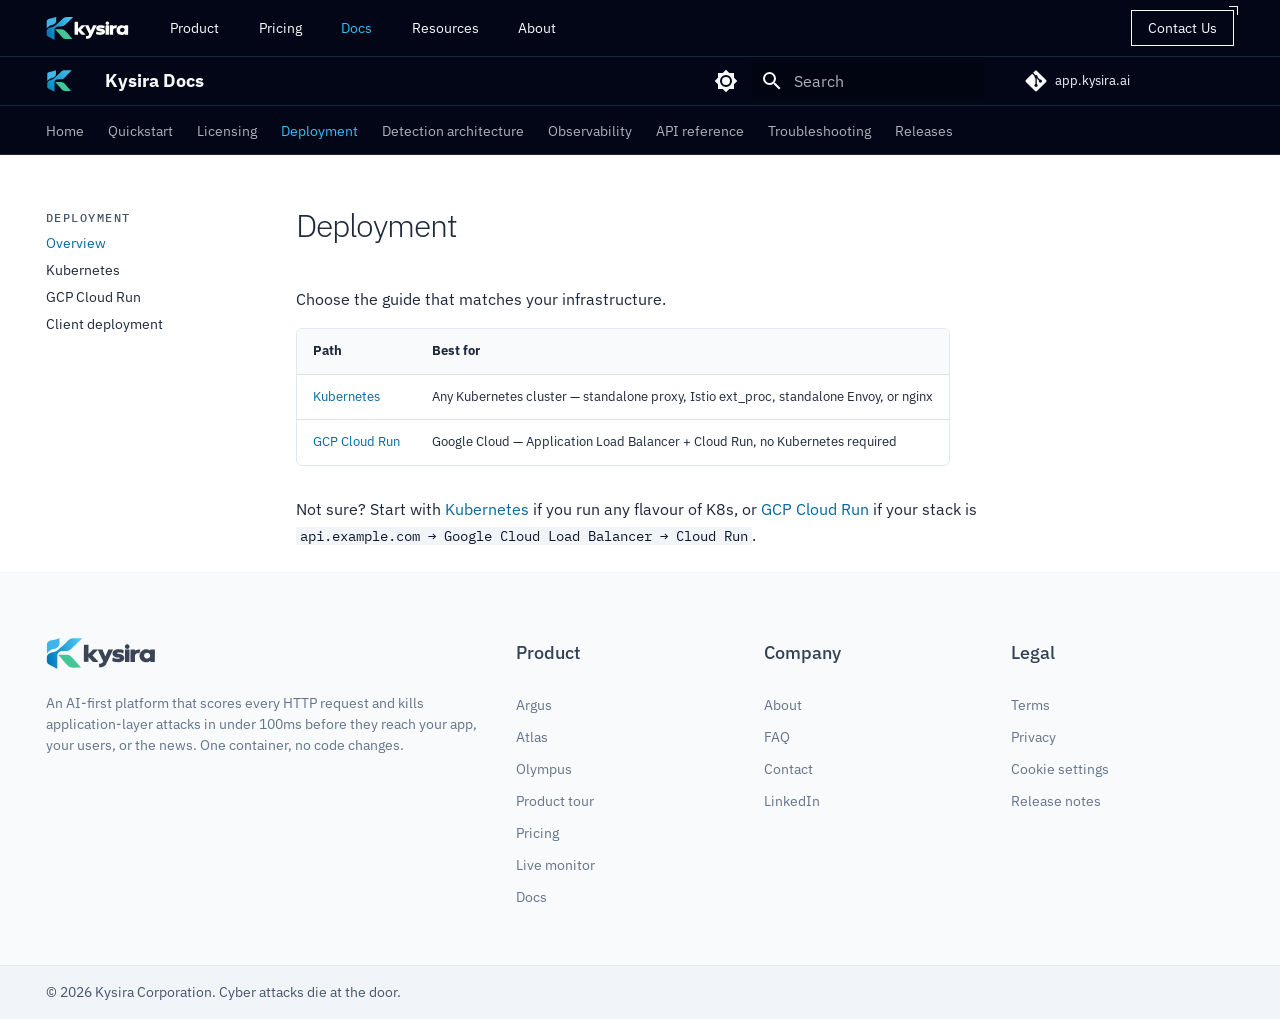
<file: deployment/index.html>
<!doctype html><html lang=en class=no-js> <head><meta charset=utf-8><meta name=viewport content="width=device-width,initial-scale=1"><meta name=description content="Kysira WAF — deployment, integration, and API reference for AI-powered request inspection"><link href=https://docs.kysira.ai/deployment/ rel=canonical><link href=../licensing/ rel=prev><link href=../deployment-kubernetes/ rel=next><link rel=icon href=../assets/kysira-icon.svg><meta name=generator content="mkdocs-1.6.1, mkdocs-material-9.8.2"><title>Overview - Kysira Docs</title><link rel=stylesheet href=../assets/stylesheets/main.57a0d79d.min.css><link rel=stylesheet href=../assets/stylesheets/palette.fb2fffe2.min.css><link rel=stylesheet href="https://fonts.googleapis.com/css2?family=IBM+Plex+Mono:wght@400;500;600&family=IBM+Plex+Sans:ital,wght@0,300;0,400;0,500;0,600;0,700;1,400&display=swap"><link rel=stylesheet href=../stylesheets/extra.css><link rel=stylesheet href=../stylesheets/site-chrome.css><script>__md_scope=new URL("..",location),__md_hash=e=>[...e].reduce(((e,_)=>(e<<5)-e+_.charCodeAt(0)),0),__md_get=(e,_=localStorage,t=__md_scope)=>JSON.parse(_.getItem(t.pathname+"."+e)),__md_set=(e,_,t=localStorage,a=__md_scope)=>{try{t.setItem(a.pathname+"."+e,JSON.stringify(_))}catch(e){}}</script></head> <body dir=ltr data-md-color-scheme=default data-md-color-primary=custom data-md-color-accent=custom> <input class=md-toggle data-md-toggle=drawer type=checkbox id=__drawer autocomplete=off> <input class=md-toggle data-md-toggle=search type=checkbox id=__search autocomplete=off> <label class=md-overlay for=__drawer></label> <div data-md-component=skip> <a href=#deployment class=md-skip> Skip to content </a> </div> <div data-md-component=announce> <aside class=md-banner> <div class="md-banner__inner md-grid md-typeset"> <nav class=site-bar aria-label="Kysira website"> <div class=site-bar__inner> <a href=https://kysira.ai/ class=site-bar__brand> <img src=../assets/kysira-wordmark-on-dark.svg alt=Kysira width=83 height=24> </a> <ul class=site-bar__links> <li class="site-bar__item site-bar__item--menu"> <button type=button class=site-bar__link>Product</button> <ul class=site-bar__panel> <li><a href=https://kysira.ai/argus>Argus</a></li> <li><a href=https://kysira.ai/atlas>Atlas</a></li> <li><a href=https://kysira.ai/olympus>Olympus</a></li> <li><a href=https://kysira.ai/features>Product tour</a></li> </ul> </li> <li class=site-bar__item> <a class=site-bar__link href=https://kysira.ai/pricing>Pricing</a> </li> <li class=site-bar__item> <a class=site-bar__link href=../ aria-current=true>Docs</a> </li> <li class="site-bar__item site-bar__item--menu"> <button type=button class=site-bar__link>Resources</button> <ul class=site-bar__panel> <li><a href=https://live.kysira.ai>Live monitor</a></li> <li><a href=https://kysira.ai/faq>FAQ</a></li> <li><a href=https://kysira.ai/terms>Terms</a></li> </ul> </li> <li class=site-bar__item> <a class=site-bar__link href=https://kysira.ai/about>About</a> </li> </ul> <a class=site-bar__cta href=https://kysira.ai/contact>Contact Us</a> </div> </nav> </div> </aside> </div> <header class=md-header data-md-component=header> <nav class="md-header__inner md-grid" aria-label=Header> <a href=.. title="Kysira Docs" class="md-header__button md-logo" aria-label="Kysira Docs" data-md-component=logo> <img src=../assets/kysira-icon.svg alt=logo> </a> <label class="md-header__button md-icon" for=__drawer> <svg xmlns=http://www.w3.org/2000/svg viewbox="0 0 24 24"><path d="M3 6h18v2H3zm0 5h18v2H3zm0 5h18v2H3z"/></svg> </label> <div class=md-header__title data-md-component=header-title> <div class=md-header__ellipsis> <div class=md-header__topic> <span class=md-ellipsis> Kysira Docs </span> </div> <div class=md-header__topic data-md-component=header-topic> <span class=md-ellipsis> Overview </span> </div> </div> </div> <form class=md-header__option data-md-component=palette> <input class=md-option data-md-color-media data-md-color-scheme=default data-md-color-primary=custom data-md-color-accent=custom aria-label="Switch to dark mode" type=radio name=__palette id=__palette_0> <label class="md-header__button md-icon" title="Switch to dark mode" for=__palette_1 hidden> <svg xmlns=http://www.w3.org/2000/svg viewbox="0 0 24 24"><path d="M12 8a4 4 0 0 0-4 4 4 4 0 0 0 4 4 4 4 0 0 0 4-4 4 4 0 0 0-4-4m0 10a6 6 0 0 1-6-6 6 6 0 0 1 6-6 6 6 0 0 1 6 6 6 6 0 0 1-6 6m8-9.31V4h-4.69L12 .69 8.69 4H4v4.69L.69 12 4 15.31V20h4.69L12 23.31 15.31 20H20v-4.69L23.31 12z"/></svg> </label> <input class=md-option data-md-color-media data-md-color-scheme=slate data-md-color-primary=custom data-md-color-accent=custom aria-label="Switch to light mode" type=radio name=__palette id=__palette_1> <label class="md-header__button md-icon" title="Switch to light mode" for=__palette_0 hidden> <svg xmlns=http://www.w3.org/2000/svg viewbox="0 0 24 24"><path d="M12 18c-.89 0-1.74-.2-2.5-.55C11.56 16.5 13 14.42 13 12s-1.44-4.5-3.5-5.45C10.26 6.2 11.11 6 12 6a6 6 0 0 1 6 6 6 6 0 0 1-6 6m8-9.31V4h-4.69L12 .69 8.69 4H4v4.69L.69 12 4 15.31V20h4.69L12 23.31 15.31 20H20v-4.69L23.31 12z"/></svg> </label> </form> <script>var palette=__md_get("__palette");if(palette&&palette.color){if("(prefers-color-scheme)"===palette.color.media){var media=matchMedia("(prefers-color-scheme: light)"),input=document.querySelector(media.matches?"[data-md-color-media='(prefers-color-scheme: light)']":"[data-md-color-media='(prefers-color-scheme: dark)']");palette.color.media=input.getAttribute("data-md-color-media"),palette.color.scheme=input.getAttribute("data-md-color-scheme"),palette.color.primary=input.getAttribute("data-md-color-primary"),palette.color.accent=input.getAttribute("data-md-color-accent")}for(var[key,value]of Object.entries(palette.color))document.body.setAttribute("data-md-color-"+key,value)}</script> <label class="md-header__button md-icon" for=__search> <svg xmlns=http://www.w3.org/2000/svg viewbox="0 0 24 24"><path d="M9.5 3A6.5 6.5 0 0 1 16 9.5c0 1.61-.59 3.09-1.56 4.23l.27.27h.79l5 5-1.5 1.5-5-5v-.79l-.27-.27A6.52 6.52 0 0 1 9.5 16 6.5 6.5 0 0 1 3 9.5 6.5 6.5 0 0 1 9.5 3m0 2C7 5 5 7 5 9.5S7 14 9.5 14 14 12 14 9.5 12 5 9.5 5"/></svg> </label> <div class=md-search data-md-component=search role=dialog> <label class=md-search__overlay for=__search></label> <div class=md-search__inner role=search> <form class=md-search__form name=search> <input type=text class=md-search__input name=query aria-label=Search placeholder=Search autocapitalize=off autocorrect=off autocomplete=off spellcheck=false data-md-component=search-query required> <label class="md-search__icon md-icon" for=__search> <svg xmlns=http://www.w3.org/2000/svg viewbox="0 0 24 24"><path d="M9.5 3A6.5 6.5 0 0 1 16 9.5c0 1.61-.59 3.09-1.56 4.23l.27.27h.79l5 5-1.5 1.5-5-5v-.79l-.27-.27A6.52 6.52 0 0 1 9.5 16 6.5 6.5 0 0 1 3 9.5 6.5 6.5 0 0 1 9.5 3m0 2C7 5 5 7 5 9.5S7 14 9.5 14 14 12 14 9.5 12 5 9.5 5"/></svg> <svg xmlns=http://www.w3.org/2000/svg viewbox="0 0 24 24"><path d="M20 11v2H8l5.5 5.5-1.42 1.42L4.16 12l7.92-7.92L13.5 5.5 8 11z"/></svg> </label> <nav class=md-search__options aria-label=Search> <button type=reset class="md-search__icon md-icon" title=Clear aria-label=Clear tabindex=-1> <svg xmlns=http://www.w3.org/2000/svg viewbox="0 0 24 24"><path d="M19 6.41 17.59 5 12 10.59 6.41 5 5 6.41 10.59 12 5 17.59 6.41 19 12 13.41 17.59 19 19 17.59 13.41 12z"/></svg> </button> </nav> <div class=md-search__suggest data-md-component=search-suggest></div> </form> <div class=md-search__output> <div class=md-search__scrollwrap tabindex=0 data-md-scrollfix> <div class=md-search-result data-md-component=search-result> <div class=md-search-result__meta> Initializing search </div> <ol class=md-search-result__list role=presentation></ol> </div> </div> </div> </div> </div> <div class=md-header__source> <a href=https://app.kysira.ai title="Go to repository" class=md-source data-md-component=source> <div class="md-source__icon md-icon"> <svg xmlns=http://www.w3.org/2000/svg viewbox="0 0 448 512"><!-- Font Awesome Free 7.1.0 by @fontawesome - https://fontawesome.com License - https://fontawesome.com/license/free (Icons: CC BY 4.0, Fonts: SIL OFL 1.1, Code: MIT License) Copyright 2025 Fonticons, Inc.--><path d="M439.6 236.1 244 40.5c-5.4-5.5-12.8-8.5-20.4-8.5s-15 3-20.4 8.4L162.5 81l51.5 51.5c27.1-9.1 52.7 16.8 43.4 43.7l49.7 49.7c34.2-11.8 61.2 31 35.5 56.7-26.5 26.5-70.2-2.9-56-37.3L240.3 199v121.9c25.3 12.5 22.3 41.8 9.1 55-6.4 6.4-15.2 10.1-24.3 10.1s-17.8-3.6-24.3-10.1c-17.6-17.6-11.1-46.9 11.2-56v-123c-20.8-8.5-24.6-30.7-18.6-45L142.6 101 8.5 235.1C3 240.6 0 247.9 0 255.5s3 15 8.5 20.4l195.6 195.7c5.4 5.4 12.7 8.4 20.4 8.4s15-3 20.4-8.4l194.7-194.7c5.4-5.4 8.4-12.8 8.4-20.4s-3-15-8.4-20.4"/></svg> </div> <div class=md-source__repository> app.kysira.ai </div> </a> </div> </nav> </header> <div class=md-container data-md-component=container> <nav class=md-tabs aria-label=Tabs data-md-component=tabs> <div class=md-grid> <ul class=md-tabs__list> <li class=md-tabs__item> <a href=.. class=md-tabs__link> Home </a> </li> <li class=md-tabs__item> <a href=../quickstart/ class=md-tabs__link> Quickstart </a> </li> <li class=md-tabs__item> <a href=../licensing/ class=md-tabs__link> Licensing </a> </li> <li class="md-tabs__item md-tabs__item--active"> <a href=./ class=md-tabs__link> Deployment </a> </li> <li class=md-tabs__item> <a href=../detection-architecture/ class=md-tabs__link> Detection architecture </a> </li> <li class=md-tabs__item> <a href=../observability/ class=md-tabs__link> Observability </a> </li> <li class=md-tabs__item> <a href=../api-reference/ class=md-tabs__link> API reference </a> </li> <li class=md-tabs__item> <a href=../troubleshooting/ class=md-tabs__link> Troubleshooting </a> </li> <li class=md-tabs__item> <a href=../releases/ class=md-tabs__link> Releases </a> </li> </ul> </div> </nav> <main class=md-main data-md-component=main> <div class="md-main__inner md-grid"> <div class="md-sidebar md-sidebar--primary" data-md-component=sidebar data-md-type=navigation> <div class=md-sidebar__scrollwrap> <div class=md-sidebar__inner> <nav class="md-nav md-nav--primary md-nav--lifted" aria-label=Navigation data-md-level=0> <label class=md-nav__title for=__drawer> <a href=.. title="Kysira Docs" class="md-nav__button md-logo" aria-label="Kysira Docs" data-md-component=logo> <img src=../assets/kysira-icon.svg alt=logo> </a> Kysira Docs </label> <div class=md-nav__source> <a href=https://app.kysira.ai title="Go to repository" class=md-source data-md-component=source> <div class="md-source__icon md-icon"> <svg xmlns=http://www.w3.org/2000/svg viewbox="0 0 448 512"><!-- Font Awesome Free 7.1.0 by @fontawesome - https://fontawesome.com License - https://fontawesome.com/license/free (Icons: CC BY 4.0, Fonts: SIL OFL 1.1, Code: MIT License) Copyright 2025 Fonticons, Inc.--><path d="M439.6 236.1 244 40.5c-5.4-5.5-12.8-8.5-20.4-8.5s-15 3-20.4 8.4L162.5 81l51.5 51.5c27.1-9.1 52.7 16.8 43.4 43.7l49.7 49.7c34.2-11.8 61.2 31 35.5 56.7-26.5 26.5-70.2-2.9-56-37.3L240.3 199v121.9c25.3 12.5 22.3 41.8 9.1 55-6.4 6.4-15.2 10.1-24.3 10.1s-17.8-3.6-24.3-10.1c-17.6-17.6-11.1-46.9 11.2-56v-123c-20.8-8.5-24.6-30.7-18.6-45L142.6 101 8.5 235.1C3 240.6 0 247.9 0 255.5s3 15 8.5 20.4l195.6 195.7c5.4 5.4 12.7 8.4 20.4 8.4s15-3 20.4-8.4l194.7-194.7c5.4-5.4 8.4-12.8 8.4-20.4s-3-15-8.4-20.4"/></svg> </div> <div class=md-source__repository> app.kysira.ai </div> </a> </div> <ul class=md-nav__list data-md-scrollfix> <li class=md-nav__item> <a href=.. class=md-nav__link> <span class=md-ellipsis> Home </span> </a> </li> <li class=md-nav__item> <a href=../quickstart/ class=md-nav__link> <span class=md-ellipsis> Quickstart </span> </a> </li> <li class=md-nav__item> <a href=../licensing/ class=md-nav__link> <span class=md-ellipsis> Licensing </span> </a> </li> <li class="md-nav__item md-nav__item--active md-nav__item--section md-nav__item--nested"> <input class="md-nav__toggle md-toggle " type=checkbox id=__nav_4 checked> <label class=md-nav__link for=__nav_4 id=__nav_4_label tabindex> <span class=md-ellipsis> Deployment </span> <span class="md-nav__icon md-icon"></span> </label> <nav class=md-nav data-md-level=1 aria-labelledby=__nav_4_label aria-expanded=true> <label class=md-nav__title for=__nav_4> <span class="md-nav__icon md-icon"></span> Deployment </label> <ul class=md-nav__list data-md-scrollfix> <li class="md-nav__item md-nav__item--active"> <input class="md-nav__toggle md-toggle" type=checkbox id=__toc> <a href=./ class="md-nav__link md-nav__link--active"> <span class=md-ellipsis> Overview </span> </a> </li> <li class=md-nav__item> <a href=../deployment-kubernetes/ class=md-nav__link> <span class=md-ellipsis> Kubernetes </span> </a> </li> <li class=md-nav__item> <a href=../deployment-gcp/ class=md-nav__link> <span class=md-ellipsis> GCP Cloud Run </span> </a> </li> <li class=md-nav__item> <a href=../client-deployment/ class=md-nav__link> <span class=md-ellipsis> Client deployment </span> </a> </li> </ul> </nav> </li> <li class=md-nav__item> <a href=../detection-architecture/ class=md-nav__link> <span class=md-ellipsis> Detection architecture </span> </a> </li> <li class=md-nav__item> <a href=../observability/ class=md-nav__link> <span class=md-ellipsis> Observability </span> </a> </li> <li class=md-nav__item> <a href=../api-reference/ class=md-nav__link> <span class=md-ellipsis> API reference </span> </a> </li> <li class=md-nav__item> <a href=../troubleshooting/ class=md-nav__link> <span class=md-ellipsis> Troubleshooting </span> </a> </li> <li class=md-nav__item> <a href=../releases/ class=md-nav__link> <span class=md-ellipsis> Releases </span> </a> </li> </ul> </nav> </div> </div> </div> <div class="md-sidebar md-sidebar--secondary" data-md-component=sidebar data-md-type=toc> <div class=md-sidebar__scrollwrap> <div class=md-sidebar__inner> <nav class="md-nav md-nav--secondary" aria-label="Table of contents"> </nav> </div> </div> </div> <div class=md-content data-md-component=content> <article class="md-content__inner md-typeset"> <h1 id=deployment>Deployment<a class=headerlink href=#deployment title="Permanent link">&para;</a></h1> <p>Choose the guide that matches your infrastructure.</p> <table> <thead> <tr> <th>Path</th> <th>Best for</th> </tr> </thead> <tbody> <tr> <td><a href=../deployment-kubernetes/ >Kubernetes</a></td> <td>Any Kubernetes cluster — standalone proxy, Istio ext_proc, standalone Envoy, or nginx</td> </tr> <tr> <td><a href=../deployment-gcp/ >GCP Cloud Run</a></td> <td>Google Cloud — Application Load Balancer + Cloud Run, no Kubernetes required</td> </tr> </tbody> </table> <p>Not sure? Start with <a href=../deployment-kubernetes/ >Kubernetes</a> if you run any flavour of K8s, or <a href=../deployment-gcp/ >GCP Cloud Run</a> if your stack is <code>api.example.com → Google Cloud Load Balancer → Cloud Run</code>.</p> </article> </div> <script>var target=document.getElementById(location.hash.slice(1));target&&target.name&&(target.checked=target.name.startsWith("__tabbed_"))</script> </div> <button type=button class="md-top md-icon" data-md-component=top hidden> <svg xmlns=http://www.w3.org/2000/svg viewbox="0 0 24 24"><path d="M13 20h-2V8l-5.5 5.5-1.42-1.42L12 4.16l7.92 7.92-1.42 1.42L13 8z"/></svg> Back to top </button> </main> <footer class=site-footer> <div class=site-footer__main> <div class=site-footer__inner> <div class=site-footer__about> <a href=https://kysira.ai/ aria-label=Kysira> <img class="site-footer__logo site-footer__logo--light" src=../assets/kysira-wordmark.svg alt=Kysira width=110 height=32> <img class="site-footer__logo site-footer__logo--dark" src=../assets/kysira-wordmark-on-dark.svg alt=Kysira width=110 height=32> </a> <p>An AI-first platform that scores every HTTP request and kills application-layer attacks in under 100ms before they reach your app, your users, or the news. One container, no code changes.</p> </div> <nav class=site-footer__col aria-label=Product> <h2>Product</h2> <ul> <li><a href=https://kysira.ai/argus>Argus</a></li> <li><a href=https://kysira.ai/atlas>Atlas</a></li> <li><a href=https://kysira.ai/olympus>Olympus</a></li> <li><a href=https://kysira.ai/features>Product tour</a></li> <li><a href=https://kysira.ai/pricing>Pricing</a></li> <li><a href=https://live.kysira.ai>Live monitor</a></li> <li><a href=../ >Docs</a></li> </ul> </nav> <nav class=site-footer__col aria-label=Company> <h2>Company</h2> <ul> <li><a href=https://kysira.ai/about>About</a></li> <li><a href=https://kysira.ai/faq>FAQ</a></li> <li><a href=https://kysira.ai/contact>Contact</a></li> <li><a href=https://www.linkedin.com/company/kysira/ >LinkedIn</a></li> </ul> </nav> <nav class=site-footer__col aria-label=Legal> <h2>Legal</h2> <ul> <li><a href=https://kysira.ai/terms>Terms</a></li> <li><a href=https://kysira.ai/privacy>Privacy</a></li> <li><a href=https://kysira.ai/privacy#cookies>Cookie settings</a></li> <li><a href=../releases/ >Release notes</a></li> </ul> </nav> </div> </div> <div class=site-footer__sub> <div class=site-footer__inner> <p>© 2026 Kysira Corporation. Cyber attacks die at the door.</p> </div> </div> </footer> </div> <div class=md-dialog data-md-component=dialog> <div class="md-dialog__inner md-typeset"></div> </div> <script id=__config type=application/json>{"annotate": null, "base": "..", "features": ["navigation.tabs", "navigation.sections", "navigation.top", "navigation.instant", "search.suggest", "search.highlight", "content.code.copy", "content.code.annotate"], "search": "../assets/javascripts/workers/search.a7633da7.min.js", "tags": null, "translations": {"clipboard.copied": "Copied to clipboard", "clipboard.copy": "Copy to clipboard", "search.result.more.one": "1 more on this page", "search.result.more.other": "# more on this page", "search.result.none": "No matching documents", "search.result.one": "1 matching document", "search.result.other": "# matching documents", "search.result.placeholder": "Type to start searching", "search.result.term.missing": "Missing", "select.version": "Select version"}, "version": null}</script> <script src=../assets/javascripts/bundle.a5f9d56c.min.js></script> </body> </html>
</file>
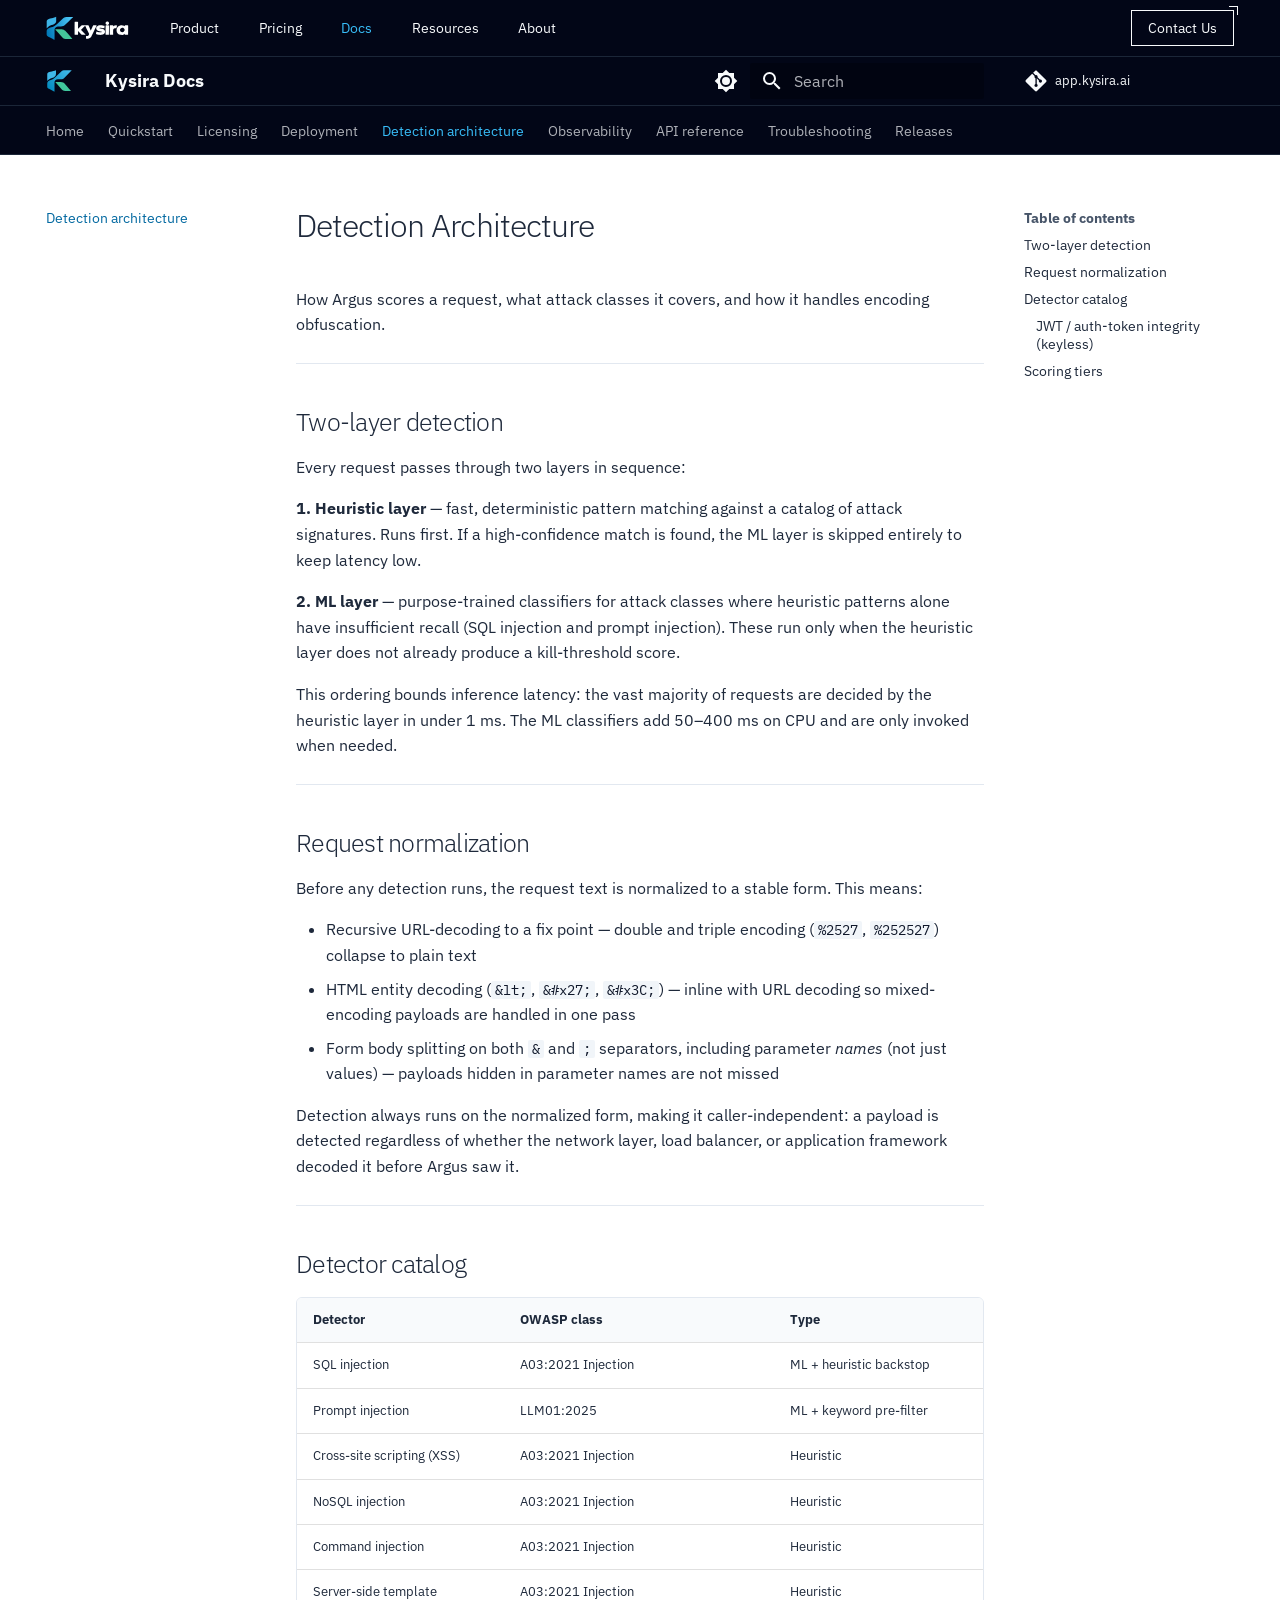
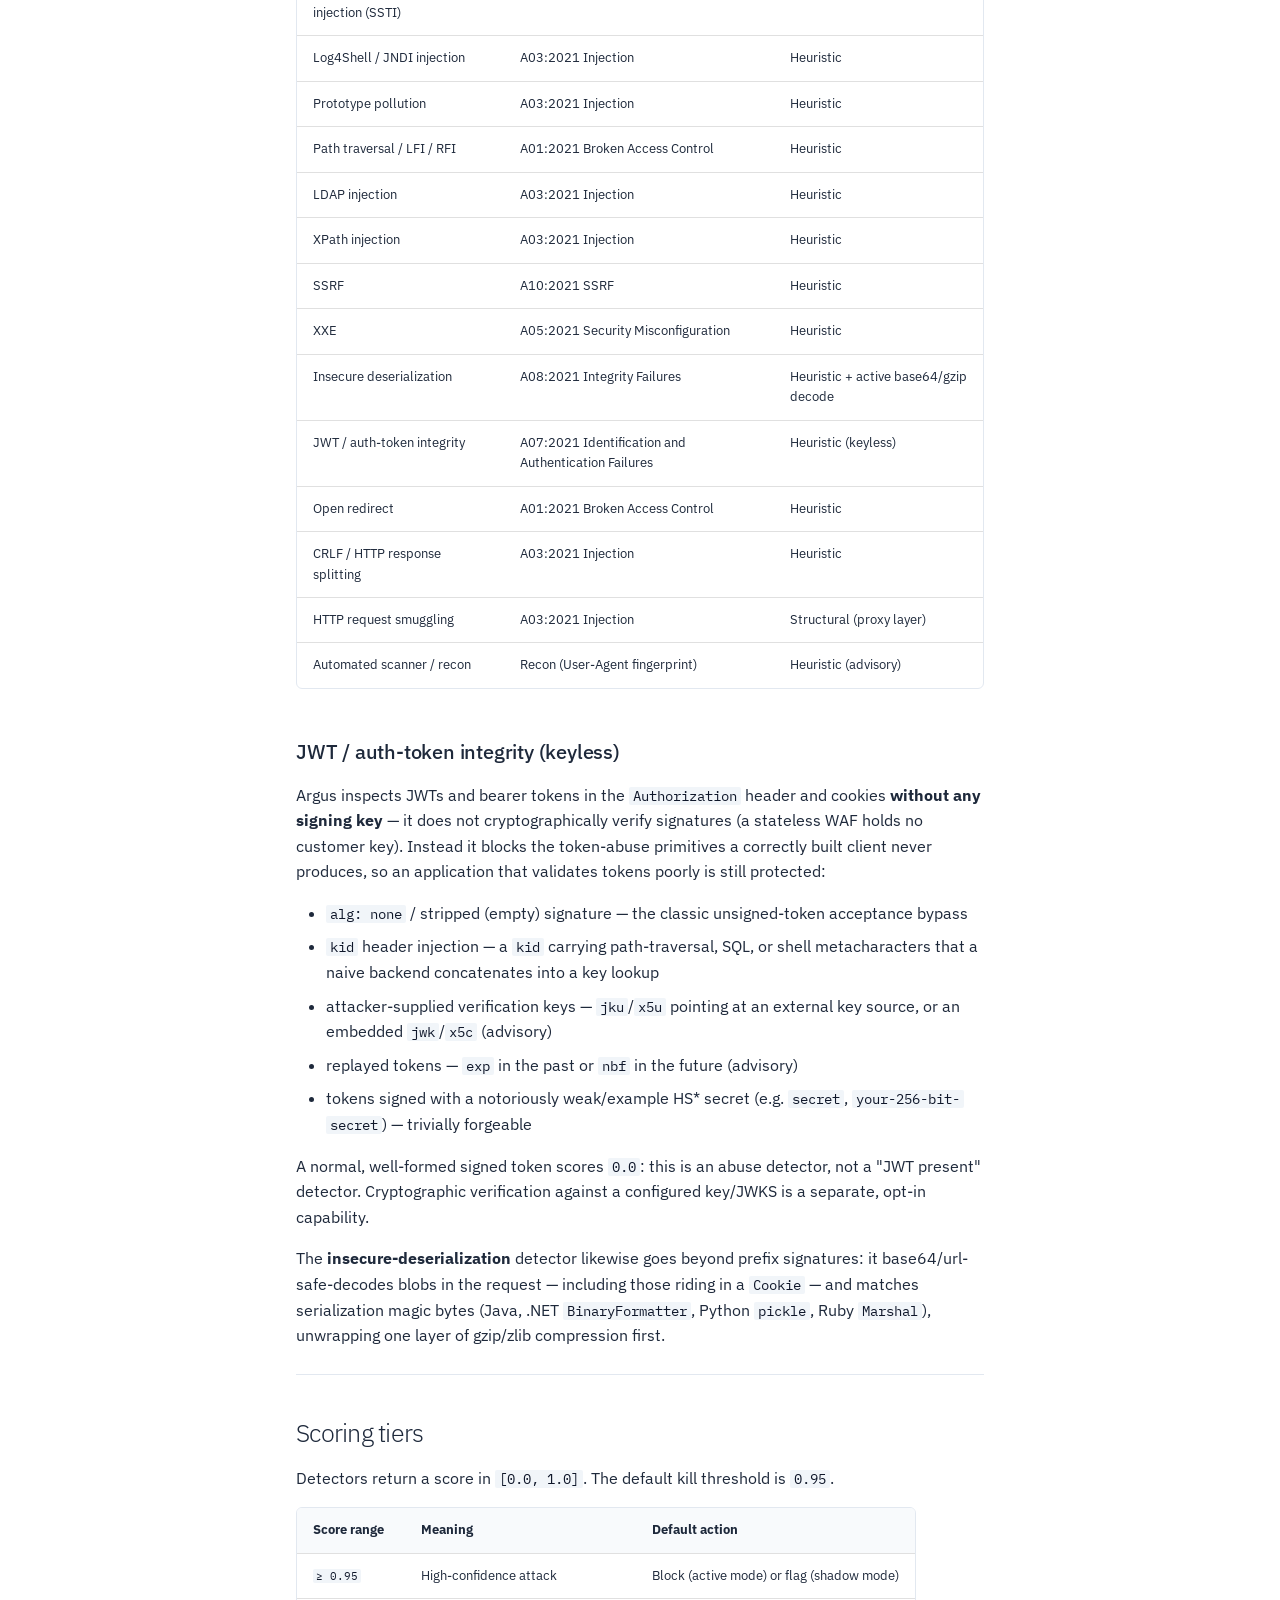
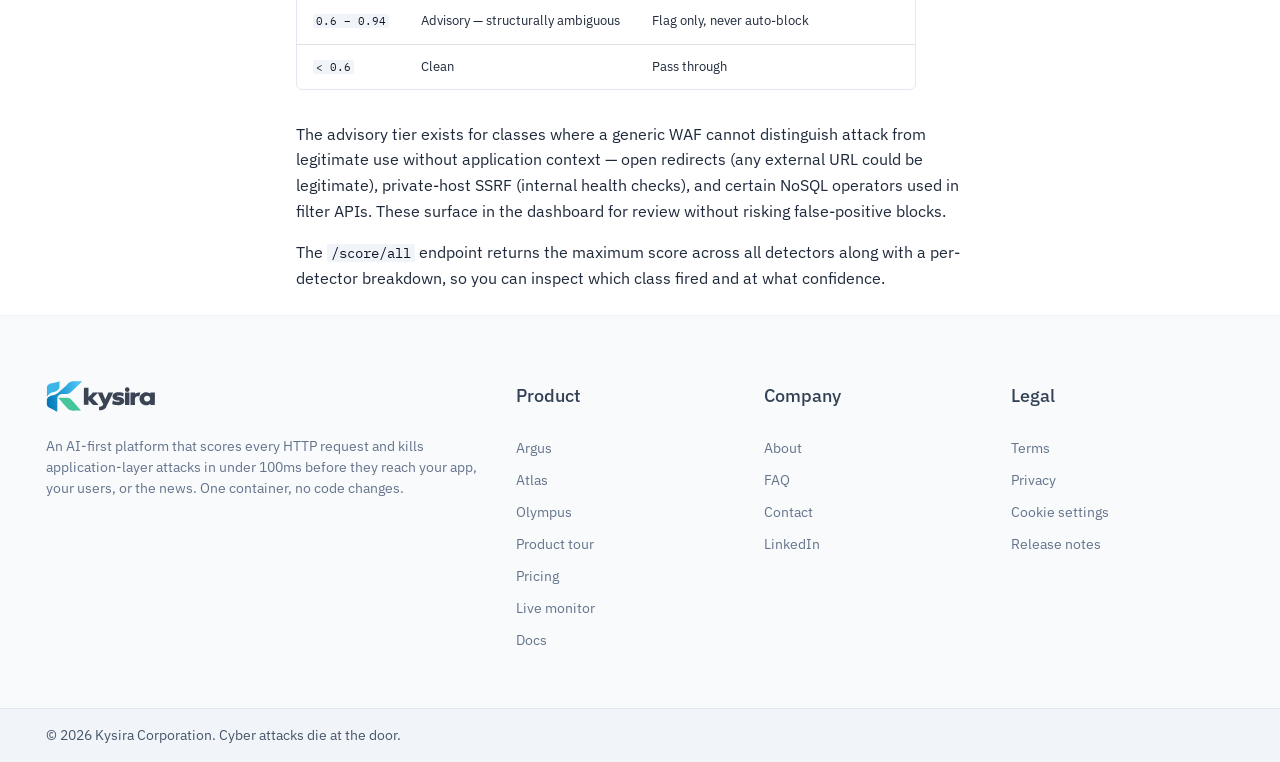
<file: detection-architecture/index.html>
<!doctype html><html lang=en class=no-js> <head><meta charset=utf-8><meta name=viewport content="width=device-width,initial-scale=1"><meta name=description content="Kysira WAF — deployment, integration, and API reference for AI-powered request inspection"><link href=https://docs.kysira.ai/detection-architecture/ rel=canonical><link href=../client-deployment/ rel=prev><link href=../observability/ rel=next><link rel=icon href=../assets/kysira-icon.svg><meta name=generator content="mkdocs-1.6.1, mkdocs-material-9.8.2"><title>Detection architecture - Kysira Docs</title><link rel=stylesheet href=../assets/stylesheets/main.57a0d79d.min.css><link rel=stylesheet href=../assets/stylesheets/palette.fb2fffe2.min.css><link rel=stylesheet href="https://fonts.googleapis.com/css2?family=IBM+Plex+Mono:wght@400;500;600&family=IBM+Plex+Sans:ital,wght@0,300;0,400;0,500;0,600;0,700;1,400&display=swap"><link rel=stylesheet href=../stylesheets/extra.css><link rel=stylesheet href=../stylesheets/site-chrome.css><script>__md_scope=new URL("..",location),__md_hash=e=>[...e].reduce(((e,_)=>(e<<5)-e+_.charCodeAt(0)),0),__md_get=(e,_=localStorage,t=__md_scope)=>JSON.parse(_.getItem(t.pathname+"."+e)),__md_set=(e,_,t=localStorage,a=__md_scope)=>{try{t.setItem(a.pathname+"."+e,JSON.stringify(_))}catch(e){}}</script></head> <body dir=ltr data-md-color-scheme=default data-md-color-primary=custom data-md-color-accent=custom> <input class=md-toggle data-md-toggle=drawer type=checkbox id=__drawer autocomplete=off> <input class=md-toggle data-md-toggle=search type=checkbox id=__search autocomplete=off> <label class=md-overlay for=__drawer></label> <div data-md-component=skip> <a href=#detection-architecture class=md-skip> Skip to content </a> </div> <div data-md-component=announce> <aside class=md-banner> <div class="md-banner__inner md-grid md-typeset"> <nav class=site-bar aria-label="Kysira website"> <div class=site-bar__inner> <a href=https://kysira.ai/ class=site-bar__brand> <img src=../assets/kysira-wordmark-on-dark.svg alt=Kysira width=83 height=24> </a> <ul class=site-bar__links> <li class="site-bar__item site-bar__item--menu"> <button type=button class=site-bar__link>Product</button> <ul class=site-bar__panel> <li><a href=https://kysira.ai/argus>Argus</a></li> <li><a href=https://kysira.ai/atlas>Atlas</a></li> <li><a href=https://kysira.ai/olympus>Olympus</a></li> <li><a href=https://kysira.ai/features>Product tour</a></li> </ul> </li> <li class=site-bar__item> <a class=site-bar__link href=https://kysira.ai/pricing>Pricing</a> </li> <li class=site-bar__item> <a class=site-bar__link href=../ aria-current=true>Docs</a> </li> <li class="site-bar__item site-bar__item--menu"> <button type=button class=site-bar__link>Resources</button> <ul class=site-bar__panel> <li><a href=https://live.kysira.ai>Live monitor</a></li> <li><a href=https://kysira.ai/faq>FAQ</a></li> <li><a href=https://kysira.ai/terms>Terms</a></li> </ul> </li> <li class=site-bar__item> <a class=site-bar__link href=https://kysira.ai/about>About</a> </li> </ul> <a class=site-bar__cta href=https://kysira.ai/contact>Contact Us</a> </div> </nav> </div> </aside> </div> <header class=md-header data-md-component=header> <nav class="md-header__inner md-grid" aria-label=Header> <a href=.. title="Kysira Docs" class="md-header__button md-logo" aria-label="Kysira Docs" data-md-component=logo> <img src=../assets/kysira-icon.svg alt=logo> </a> <label class="md-header__button md-icon" for=__drawer> <svg xmlns=http://www.w3.org/2000/svg viewbox="0 0 24 24"><path d="M3 6h18v2H3zm0 5h18v2H3zm0 5h18v2H3z"/></svg> </label> <div class=md-header__title data-md-component=header-title> <div class=md-header__ellipsis> <div class=md-header__topic> <span class=md-ellipsis> Kysira Docs </span> </div> <div class=md-header__topic data-md-component=header-topic> <span class=md-ellipsis> Detection architecture </span> </div> </div> </div> <form class=md-header__option data-md-component=palette> <input class=md-option data-md-color-media data-md-color-scheme=default data-md-color-primary=custom data-md-color-accent=custom aria-label="Switch to dark mode" type=radio name=__palette id=__palette_0> <label class="md-header__button md-icon" title="Switch to dark mode" for=__palette_1 hidden> <svg xmlns=http://www.w3.org/2000/svg viewbox="0 0 24 24"><path d="M12 8a4 4 0 0 0-4 4 4 4 0 0 0 4 4 4 4 0 0 0 4-4 4 4 0 0 0-4-4m0 10a6 6 0 0 1-6-6 6 6 0 0 1 6-6 6 6 0 0 1 6 6 6 6 0 0 1-6 6m8-9.31V4h-4.69L12 .69 8.69 4H4v4.69L.69 12 4 15.31V20h4.69L12 23.31 15.31 20H20v-4.69L23.31 12z"/></svg> </label> <input class=md-option data-md-color-media data-md-color-scheme=slate data-md-color-primary=custom data-md-color-accent=custom aria-label="Switch to light mode" type=radio name=__palette id=__palette_1> <label class="md-header__button md-icon" title="Switch to light mode" for=__palette_0 hidden> <svg xmlns=http://www.w3.org/2000/svg viewbox="0 0 24 24"><path d="M12 18c-.89 0-1.74-.2-2.5-.55C11.56 16.5 13 14.42 13 12s-1.44-4.5-3.5-5.45C10.26 6.2 11.11 6 12 6a6 6 0 0 1 6 6 6 6 0 0 1-6 6m8-9.31V4h-4.69L12 .69 8.69 4H4v4.69L.69 12 4 15.31V20h4.69L12 23.31 15.31 20H20v-4.69L23.31 12z"/></svg> </label> </form> <script>var palette=__md_get("__palette");if(palette&&palette.color){if("(prefers-color-scheme)"===palette.color.media){var media=matchMedia("(prefers-color-scheme: light)"),input=document.querySelector(media.matches?"[data-md-color-media='(prefers-color-scheme: light)']":"[data-md-color-media='(prefers-color-scheme: dark)']");palette.color.media=input.getAttribute("data-md-color-media"),palette.color.scheme=input.getAttribute("data-md-color-scheme"),palette.color.primary=input.getAttribute("data-md-color-primary"),palette.color.accent=input.getAttribute("data-md-color-accent")}for(var[key,value]of Object.entries(palette.color))document.body.setAttribute("data-md-color-"+key,value)}</script> <label class="md-header__button md-icon" for=__search> <svg xmlns=http://www.w3.org/2000/svg viewbox="0 0 24 24"><path d="M9.5 3A6.5 6.5 0 0 1 16 9.5c0 1.61-.59 3.09-1.56 4.23l.27.27h.79l5 5-1.5 1.5-5-5v-.79l-.27-.27A6.52 6.52 0 0 1 9.5 16 6.5 6.5 0 0 1 3 9.5 6.5 6.5 0 0 1 9.5 3m0 2C7 5 5 7 5 9.5S7 14 9.5 14 14 12 14 9.5 12 5 9.5 5"/></svg> </label> <div class=md-search data-md-component=search role=dialog> <label class=md-search__overlay for=__search></label> <div class=md-search__inner role=search> <form class=md-search__form name=search> <input type=text class=md-search__input name=query aria-label=Search placeholder=Search autocapitalize=off autocorrect=off autocomplete=off spellcheck=false data-md-component=search-query required> <label class="md-search__icon md-icon" for=__search> <svg xmlns=http://www.w3.org/2000/svg viewbox="0 0 24 24"><path d="M9.5 3A6.5 6.5 0 0 1 16 9.5c0 1.61-.59 3.09-1.56 4.23l.27.27h.79l5 5-1.5 1.5-5-5v-.79l-.27-.27A6.52 6.52 0 0 1 9.5 16 6.5 6.5 0 0 1 3 9.5 6.5 6.5 0 0 1 9.5 3m0 2C7 5 5 7 5 9.5S7 14 9.5 14 14 12 14 9.5 12 5 9.5 5"/></svg> <svg xmlns=http://www.w3.org/2000/svg viewbox="0 0 24 24"><path d="M20 11v2H8l5.5 5.5-1.42 1.42L4.16 12l7.92-7.92L13.5 5.5 8 11z"/></svg> </label> <nav class=md-search__options aria-label=Search> <button type=reset class="md-search__icon md-icon" title=Clear aria-label=Clear tabindex=-1> <svg xmlns=http://www.w3.org/2000/svg viewbox="0 0 24 24"><path d="M19 6.41 17.59 5 12 10.59 6.41 5 5 6.41 10.59 12 5 17.59 6.41 19 12 13.41 17.59 19 19 17.59 13.41 12z"/></svg> </button> </nav> <div class=md-search__suggest data-md-component=search-suggest></div> </form> <div class=md-search__output> <div class=md-search__scrollwrap tabindex=0 data-md-scrollfix> <div class=md-search-result data-md-component=search-result> <div class=md-search-result__meta> Initializing search </div> <ol class=md-search-result__list role=presentation></ol> </div> </div> </div> </div> </div> <div class=md-header__source> <a href=https://app.kysira.ai title="Go to repository" class=md-source data-md-component=source> <div class="md-source__icon md-icon"> <svg xmlns=http://www.w3.org/2000/svg viewbox="0 0 448 512"><!-- Font Awesome Free 7.1.0 by @fontawesome - https://fontawesome.com License - https://fontawesome.com/license/free (Icons: CC BY 4.0, Fonts: SIL OFL 1.1, Code: MIT License) Copyright 2025 Fonticons, Inc.--><path d="M439.6 236.1 244 40.5c-5.4-5.5-12.8-8.5-20.4-8.5s-15 3-20.4 8.4L162.5 81l51.5 51.5c27.1-9.1 52.7 16.8 43.4 43.7l49.7 49.7c34.2-11.8 61.2 31 35.5 56.7-26.5 26.5-70.2-2.9-56-37.3L240.3 199v121.9c25.3 12.5 22.3 41.8 9.1 55-6.4 6.4-15.2 10.1-24.3 10.1s-17.8-3.6-24.3-10.1c-17.6-17.6-11.1-46.9 11.2-56v-123c-20.8-8.5-24.6-30.7-18.6-45L142.6 101 8.5 235.1C3 240.6 0 247.9 0 255.5s3 15 8.5 20.4l195.6 195.7c5.4 5.4 12.7 8.4 20.4 8.4s15-3 20.4-8.4l194.7-194.7c5.4-5.4 8.4-12.8 8.4-20.4s-3-15-8.4-20.4"/></svg> </div> <div class=md-source__repository> app.kysira.ai </div> </a> </div> </nav> </header> <div class=md-container data-md-component=container> <nav class=md-tabs aria-label=Tabs data-md-component=tabs> <div class=md-grid> <ul class=md-tabs__list> <li class=md-tabs__item> <a href=.. class=md-tabs__link> Home </a> </li> <li class=md-tabs__item> <a href=../quickstart/ class=md-tabs__link> Quickstart </a> </li> <li class=md-tabs__item> <a href=../licensing/ class=md-tabs__link> Licensing </a> </li> <li class=md-tabs__item> <a href=../deployment/ class=md-tabs__link> Deployment </a> </li> <li class="md-tabs__item md-tabs__item--active"> <a href=./ class=md-tabs__link> Detection architecture </a> </li> <li class=md-tabs__item> <a href=../observability/ class=md-tabs__link> Observability </a> </li> <li class=md-tabs__item> <a href=../api-reference/ class=md-tabs__link> API reference </a> </li> <li class=md-tabs__item> <a href=../troubleshooting/ class=md-tabs__link> Troubleshooting </a> </li> <li class=md-tabs__item> <a href=../releases/ class=md-tabs__link> Releases </a> </li> </ul> </div> </nav> <main class=md-main data-md-component=main> <div class="md-main__inner md-grid"> <div class="md-sidebar md-sidebar--primary" data-md-component=sidebar data-md-type=navigation> <div class=md-sidebar__scrollwrap> <div class=md-sidebar__inner> <nav class="md-nav md-nav--primary md-nav--lifted" aria-label=Navigation data-md-level=0> <label class=md-nav__title for=__drawer> <a href=.. title="Kysira Docs" class="md-nav__button md-logo" aria-label="Kysira Docs" data-md-component=logo> <img src=../assets/kysira-icon.svg alt=logo> </a> Kysira Docs </label> <div class=md-nav__source> <a href=https://app.kysira.ai title="Go to repository" class=md-source data-md-component=source> <div class="md-source__icon md-icon"> <svg xmlns=http://www.w3.org/2000/svg viewbox="0 0 448 512"><!-- Font Awesome Free 7.1.0 by @fontawesome - https://fontawesome.com License - https://fontawesome.com/license/free (Icons: CC BY 4.0, Fonts: SIL OFL 1.1, Code: MIT License) Copyright 2025 Fonticons, Inc.--><path d="M439.6 236.1 244 40.5c-5.4-5.5-12.8-8.5-20.4-8.5s-15 3-20.4 8.4L162.5 81l51.5 51.5c27.1-9.1 52.7 16.8 43.4 43.7l49.7 49.7c34.2-11.8 61.2 31 35.5 56.7-26.5 26.5-70.2-2.9-56-37.3L240.3 199v121.9c25.3 12.5 22.3 41.8 9.1 55-6.4 6.4-15.2 10.1-24.3 10.1s-17.8-3.6-24.3-10.1c-17.6-17.6-11.1-46.9 11.2-56v-123c-20.8-8.5-24.6-30.7-18.6-45L142.6 101 8.5 235.1C3 240.6 0 247.9 0 255.5s3 15 8.5 20.4l195.6 195.7c5.4 5.4 12.7 8.4 20.4 8.4s15-3 20.4-8.4l194.7-194.7c5.4-5.4 8.4-12.8 8.4-20.4s-3-15-8.4-20.4"/></svg> </div> <div class=md-source__repository> app.kysira.ai </div> </a> </div> <ul class=md-nav__list data-md-scrollfix> <li class=md-nav__item> <a href=.. class=md-nav__link> <span class=md-ellipsis> Home </span> </a> </li> <li class=md-nav__item> <a href=../quickstart/ class=md-nav__link> <span class=md-ellipsis> Quickstart </span> </a> </li> <li class=md-nav__item> <a href=../licensing/ class=md-nav__link> <span class=md-ellipsis> Licensing </span> </a> </li> <li class="md-nav__item md-nav__item--nested"> <input class="md-nav__toggle md-toggle " type=checkbox id=__nav_4> <label class=md-nav__link for=__nav_4 id=__nav_4_label tabindex=0> <span class=md-ellipsis> Deployment </span> <span class="md-nav__icon md-icon"></span> </label> <nav class=md-nav data-md-level=1 aria-labelledby=__nav_4_label aria-expanded=false> <label class=md-nav__title for=__nav_4> <span class="md-nav__icon md-icon"></span> Deployment </label> <ul class=md-nav__list data-md-scrollfix> <li class=md-nav__item> <a href=../deployment/ class=md-nav__link> <span class=md-ellipsis> Overview </span> </a> </li> <li class=md-nav__item> <a href=../deployment-kubernetes/ class=md-nav__link> <span class=md-ellipsis> Kubernetes </span> </a> </li> <li class=md-nav__item> <a href=../deployment-gcp/ class=md-nav__link> <span class=md-ellipsis> GCP Cloud Run </span> </a> </li> <li class=md-nav__item> <a href=../client-deployment/ class=md-nav__link> <span class=md-ellipsis> Client deployment </span> </a> </li> </ul> </nav> </li> <li class="md-nav__item md-nav__item--active"> <input class="md-nav__toggle md-toggle" type=checkbox id=__toc> <label class="md-nav__link md-nav__link--active" for=__toc> <span class=md-ellipsis> Detection architecture </span> <span class="md-nav__icon md-icon"></span> </label> <a href=./ class="md-nav__link md-nav__link--active"> <span class=md-ellipsis> Detection architecture </span> </a> <nav class="md-nav md-nav--secondary" aria-label="Table of contents"> <label class=md-nav__title for=__toc> <span class="md-nav__icon md-icon"></span> Table of contents </label> <ul class=md-nav__list data-md-component=toc data-md-scrollfix> <li class=md-nav__item> <a href=#two-layer-detection class=md-nav__link> <span class=md-ellipsis> Two-layer detection </span> </a> </li> <li class=md-nav__item> <a href=#request-normalization class=md-nav__link> <span class=md-ellipsis> Request normalization </span> </a> </li> <li class=md-nav__item> <a href=#detector-catalog class=md-nav__link> <span class=md-ellipsis> Detector catalog </span> </a> <nav class=md-nav aria-label="Detector catalog"> <ul class=md-nav__list> <li class=md-nav__item> <a href=#jwt-auth-token-integrity-keyless class=md-nav__link> <span class=md-ellipsis> JWT / auth-token integrity (keyless) </span> </a> </li> </ul> </nav> </li> <li class=md-nav__item> <a href=#scoring-tiers class=md-nav__link> <span class=md-ellipsis> Scoring tiers </span> </a> </li> </ul> </nav> </li> <li class=md-nav__item> <a href=../observability/ class=md-nav__link> <span class=md-ellipsis> Observability </span> </a> </li> <li class=md-nav__item> <a href=../api-reference/ class=md-nav__link> <span class=md-ellipsis> API reference </span> </a> </li> <li class=md-nav__item> <a href=../troubleshooting/ class=md-nav__link> <span class=md-ellipsis> Troubleshooting </span> </a> </li> <li class=md-nav__item> <a href=../releases/ class=md-nav__link> <span class=md-ellipsis> Releases </span> </a> </li> </ul> </nav> </div> </div> </div> <div class="md-sidebar md-sidebar--secondary" data-md-component=sidebar data-md-type=toc> <div class=md-sidebar__scrollwrap> <div class=md-sidebar__inner> <nav class="md-nav md-nav--secondary" aria-label="Table of contents"> <label class=md-nav__title for=__toc> <span class="md-nav__icon md-icon"></span> Table of contents </label> <ul class=md-nav__list data-md-component=toc data-md-scrollfix> <li class=md-nav__item> <a href=#two-layer-detection class=md-nav__link> <span class=md-ellipsis> Two-layer detection </span> </a> </li> <li class=md-nav__item> <a href=#request-normalization class=md-nav__link> <span class=md-ellipsis> Request normalization </span> </a> </li> <li class=md-nav__item> <a href=#detector-catalog class=md-nav__link> <span class=md-ellipsis> Detector catalog </span> </a> <nav class=md-nav aria-label="Detector catalog"> <ul class=md-nav__list> <li class=md-nav__item> <a href=#jwt-auth-token-integrity-keyless class=md-nav__link> <span class=md-ellipsis> JWT / auth-token integrity (keyless) </span> </a> </li> </ul> </nav> </li> <li class=md-nav__item> <a href=#scoring-tiers class=md-nav__link> <span class=md-ellipsis> Scoring tiers </span> </a> </li> </ul> </nav> </div> </div> </div> <div class=md-content data-md-component=content> <article class="md-content__inner md-typeset"> <h1 id=detection-architecture>Detection Architecture<a class=headerlink href=#detection-architecture title="Permanent link">&para;</a></h1> <p>How Argus scores a request, what attack classes it covers, and how it handles encoding obfuscation.</p> <hr> <h2 id=two-layer-detection>Two-layer detection<a class=headerlink href=#two-layer-detection title="Permanent link">&para;</a></h2> <p>Every request passes through two layers in sequence:</p> <p><strong>1. Heuristic layer</strong> — fast, deterministic pattern matching against a catalog of attack signatures. Runs first. If a high-confidence match is found, the ML layer is skipped entirely to keep latency low.</p> <p><strong>2. ML layer</strong> — purpose-trained classifiers for attack classes where heuristic patterns alone have insufficient recall (SQL injection and prompt injection). These run only when the heuristic layer does not already produce a kill-threshold score.</p> <p>This ordering bounds inference latency: the vast majority of requests are decided by the heuristic layer in under 1 ms. The ML classifiers add 50–400 ms on CPU and are only invoked when needed.</p> <hr> <h2 id=request-normalization>Request normalization<a class=headerlink href=#request-normalization title="Permanent link">&para;</a></h2> <p>Before any detection runs, the request text is normalized to a stable form. This means:</p> <ul> <li>Recursive URL-decoding to a fix point — double and triple encoding (<code>%2527</code>, <code>%252527</code>) collapse to plain text</li> <li>HTML entity decoding (<code>&amp;lt;</code>, <code>&amp;#x27;</code>, <code>&amp;#x3C;</code>) — inline with URL decoding so mixed-encoding payloads are handled in one pass</li> <li>Form body splitting on both <code>&amp;</code> and <code>;</code> separators, including parameter <em>names</em> (not just values) — payloads hidden in parameter names are not missed</li> </ul> <p>Detection always runs on the normalized form, making it caller-independent: a payload is detected regardless of whether the network layer, load balancer, or application framework decoded it before Argus saw it.</p> <hr> <h2 id=detector-catalog>Detector catalog<a class=headerlink href=#detector-catalog title="Permanent link">&para;</a></h2> <table> <thead> <tr> <th>Detector</th> <th>OWASP class</th> <th>Type</th> </tr> </thead> <tbody> <tr> <td>SQL injection</td> <td>A03:2021 Injection</td> <td>ML + heuristic backstop</td> </tr> <tr> <td>Prompt injection</td> <td>LLM01:2025</td> <td>ML + keyword pre-filter</td> </tr> <tr> <td>Cross-site scripting (XSS)</td> <td>A03:2021 Injection</td> <td>Heuristic</td> </tr> <tr> <td>NoSQL injection</td> <td>A03:2021 Injection</td> <td>Heuristic</td> </tr> <tr> <td>Command injection</td> <td>A03:2021 Injection</td> <td>Heuristic</td> </tr> <tr> <td>Server-side template injection (SSTI)</td> <td>A03:2021 Injection</td> <td>Heuristic</td> </tr> <tr> <td>Log4Shell / JNDI injection</td> <td>A03:2021 Injection</td> <td>Heuristic</td> </tr> <tr> <td>Prototype pollution</td> <td>A03:2021 Injection</td> <td>Heuristic</td> </tr> <tr> <td>Path traversal / LFI / RFI</td> <td>A01:2021 Broken Access Control</td> <td>Heuristic</td> </tr> <tr> <td>LDAP injection</td> <td>A03:2021 Injection</td> <td>Heuristic</td> </tr> <tr> <td>XPath injection</td> <td>A03:2021 Injection</td> <td>Heuristic</td> </tr> <tr> <td>SSRF</td> <td>A10:2021 SSRF</td> <td>Heuristic</td> </tr> <tr> <td>XXE</td> <td>A05:2021 Security Misconfiguration</td> <td>Heuristic</td> </tr> <tr> <td>Insecure deserialization</td> <td>A08:2021 Integrity Failures</td> <td>Heuristic + active base64/gzip decode</td> </tr> <tr> <td>JWT / auth-token integrity</td> <td>A07:2021 Identification and Authentication Failures</td> <td>Heuristic (keyless)</td> </tr> <tr> <td>Open redirect</td> <td>A01:2021 Broken Access Control</td> <td>Heuristic</td> </tr> <tr> <td>CRLF / HTTP response splitting</td> <td>A03:2021 Injection</td> <td>Heuristic</td> </tr> <tr> <td>HTTP request smuggling</td> <td>A03:2021 Injection</td> <td>Structural (proxy layer)</td> </tr> <tr> <td>Automated scanner / recon</td> <td>Recon (User-Agent fingerprint)</td> <td>Heuristic (advisory)</td> </tr> </tbody> </table> <h3 id=jwt-auth-token-integrity-keyless>JWT / auth-token integrity (keyless)<a class=headerlink href=#jwt-auth-token-integrity-keyless title="Permanent link">&para;</a></h3> <p>Argus inspects JWTs and bearer tokens in the <code>Authorization</code> header and cookies <strong>without any signing key</strong> — it does not cryptographically verify signatures (a stateless WAF holds no customer key). Instead it blocks the token-abuse primitives a correctly built client never produces, so an application that validates tokens poorly is still protected:</p> <ul> <li><code>alg: none</code> / stripped (empty) signature — the classic unsigned-token acceptance bypass</li> <li><code>kid</code> header injection — a <code>kid</code> carrying path-traversal, SQL, or shell metacharacters that a naive backend concatenates into a key lookup</li> <li>attacker-supplied verification keys — <code>jku</code>/<code>x5u</code> pointing at an external key source, or an embedded <code>jwk</code>/<code>x5c</code> (advisory)</li> <li>replayed tokens — <code>exp</code> in the past or <code>nbf</code> in the future (advisory)</li> <li>tokens signed with a notoriously weak/example HS* secret (e.g. <code>secret</code>, <code>your-256-bit-secret</code>) — trivially forgeable</li> </ul> <p>A normal, well-formed signed token scores <code>0.0</code>: this is an abuse detector, not a "JWT present" detector. Cryptographic verification against a configured key/JWKS is a separate, opt-in capability.</p> <p>The <strong>insecure-deserialization</strong> detector likewise goes beyond prefix signatures: it base64/url-safe-decodes blobs in the request — including those riding in a <code>Cookie</code> — and matches serialization magic bytes (Java, .NET <code>BinaryFormatter</code>, Python <code>pickle</code>, Ruby <code>Marshal</code>), unwrapping one layer of gzip/zlib compression first.</p> <hr> <h2 id=scoring-tiers>Scoring tiers<a class=headerlink href=#scoring-tiers title="Permanent link">&para;</a></h2> <p>Detectors return a score in <code>[0.0, 1.0]</code>. The default kill threshold is <code>0.95</code>.</p> <table> <thead> <tr> <th>Score range</th> <th>Meaning</th> <th>Default action</th> </tr> </thead> <tbody> <tr> <td><code>≥ 0.95</code></td> <td>High-confidence attack</td> <td>Block (active mode) or flag (shadow mode)</td> </tr> <tr> <td><code>0.6 – 0.94</code></td> <td>Advisory — structurally ambiguous</td> <td>Flag only, never auto-block</td> </tr> <tr> <td><code>&lt; 0.6</code></td> <td>Clean</td> <td>Pass through</td> </tr> </tbody> </table> <p>The advisory tier exists for classes where a generic WAF cannot distinguish attack from legitimate use without application context — open redirects (any external URL could be legitimate), private-host SSRF (internal health checks), and certain NoSQL operators used in filter APIs. These surface in the dashboard for review without risking false-positive blocks.</p> <p>The <code>/score/all</code> endpoint returns the maximum score across all detectors along with a per-detector breakdown, so you can inspect which class fired and at what confidence.</p> </article> </div> <script>var target=document.getElementById(location.hash.slice(1));target&&target.name&&(target.checked=target.name.startsWith("__tabbed_"))</script> </div> <button type=button class="md-top md-icon" data-md-component=top hidden> <svg xmlns=http://www.w3.org/2000/svg viewbox="0 0 24 24"><path d="M13 20h-2V8l-5.5 5.5-1.42-1.42L12 4.16l7.92 7.92-1.42 1.42L13 8z"/></svg> Back to top </button> </main> <footer class=site-footer> <div class=site-footer__main> <div class=site-footer__inner> <div class=site-footer__about> <a href=https://kysira.ai/ aria-label=Kysira> <img class="site-footer__logo site-footer__logo--light" src=../assets/kysira-wordmark.svg alt=Kysira width=110 height=32> <img class="site-footer__logo site-footer__logo--dark" src=../assets/kysira-wordmark-on-dark.svg alt=Kysira width=110 height=32> </a> <p>An AI-first platform that scores every HTTP request and kills application-layer attacks in under 100ms before they reach your app, your users, or the news. One container, no code changes.</p> </div> <nav class=site-footer__col aria-label=Product> <h2>Product</h2> <ul> <li><a href=https://kysira.ai/argus>Argus</a></li> <li><a href=https://kysira.ai/atlas>Atlas</a></li> <li><a href=https://kysira.ai/olympus>Olympus</a></li> <li><a href=https://kysira.ai/features>Product tour</a></li> <li><a href=https://kysira.ai/pricing>Pricing</a></li> <li><a href=https://live.kysira.ai>Live monitor</a></li> <li><a href=../ >Docs</a></li> </ul> </nav> <nav class=site-footer__col aria-label=Company> <h2>Company</h2> <ul> <li><a href=https://kysira.ai/about>About</a></li> <li><a href=https://kysira.ai/faq>FAQ</a></li> <li><a href=https://kysira.ai/contact>Contact</a></li> <li><a href=https://www.linkedin.com/company/kysira/ >LinkedIn</a></li> </ul> </nav> <nav class=site-footer__col aria-label=Legal> <h2>Legal</h2> <ul> <li><a href=https://kysira.ai/terms>Terms</a></li> <li><a href=https://kysira.ai/privacy>Privacy</a></li> <li><a href=https://kysira.ai/privacy#cookies>Cookie settings</a></li> <li><a href=../releases/ >Release notes</a></li> </ul> </nav> </div> </div> <div class=site-footer__sub> <div class=site-footer__inner> <p>© 2026 Kysira Corporation. Cyber attacks die at the door.</p> </div> </div> </footer> </div> <div class=md-dialog data-md-component=dialog> <div class="md-dialog__inner md-typeset"></div> </div> <script id=__config type=application/json>{"annotate": null, "base": "..", "features": ["navigation.tabs", "navigation.sections", "navigation.top", "navigation.instant", "search.suggest", "search.highlight", "content.code.copy", "content.code.annotate"], "search": "../assets/javascripts/workers/search.a7633da7.min.js", "tags": null, "translations": {"clipboard.copied": "Copied to clipboard", "clipboard.copy": "Copy to clipboard", "search.result.more.one": "1 more on this page", "search.result.more.other": "# more on this page", "search.result.none": "No matching documents", "search.result.one": "1 matching document", "search.result.other": "# matching documents", "search.result.placeholder": "Type to start searching", "search.result.term.missing": "Missing", "select.version": "Select version"}, "version": null}</script> <script src=../assets/javascripts/bundle.a5f9d56c.min.js></script> </body> </html>
</file>
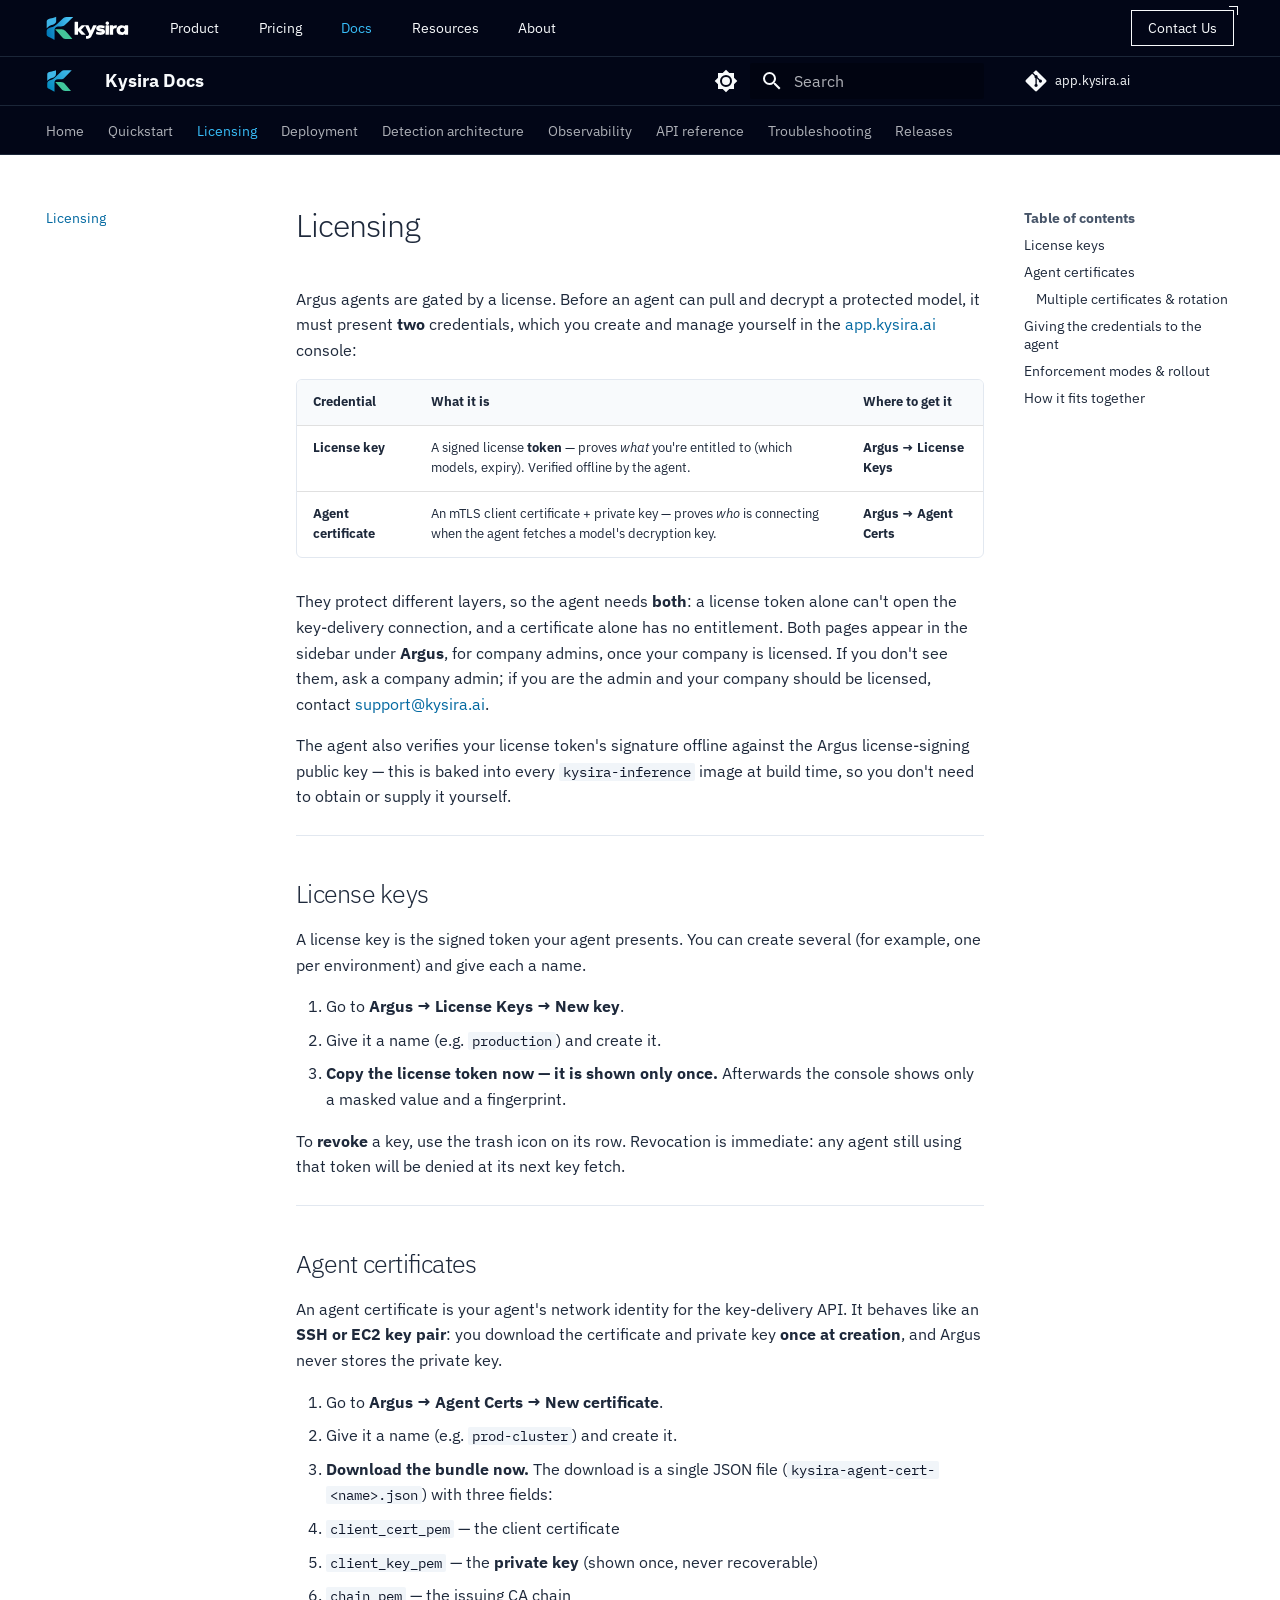
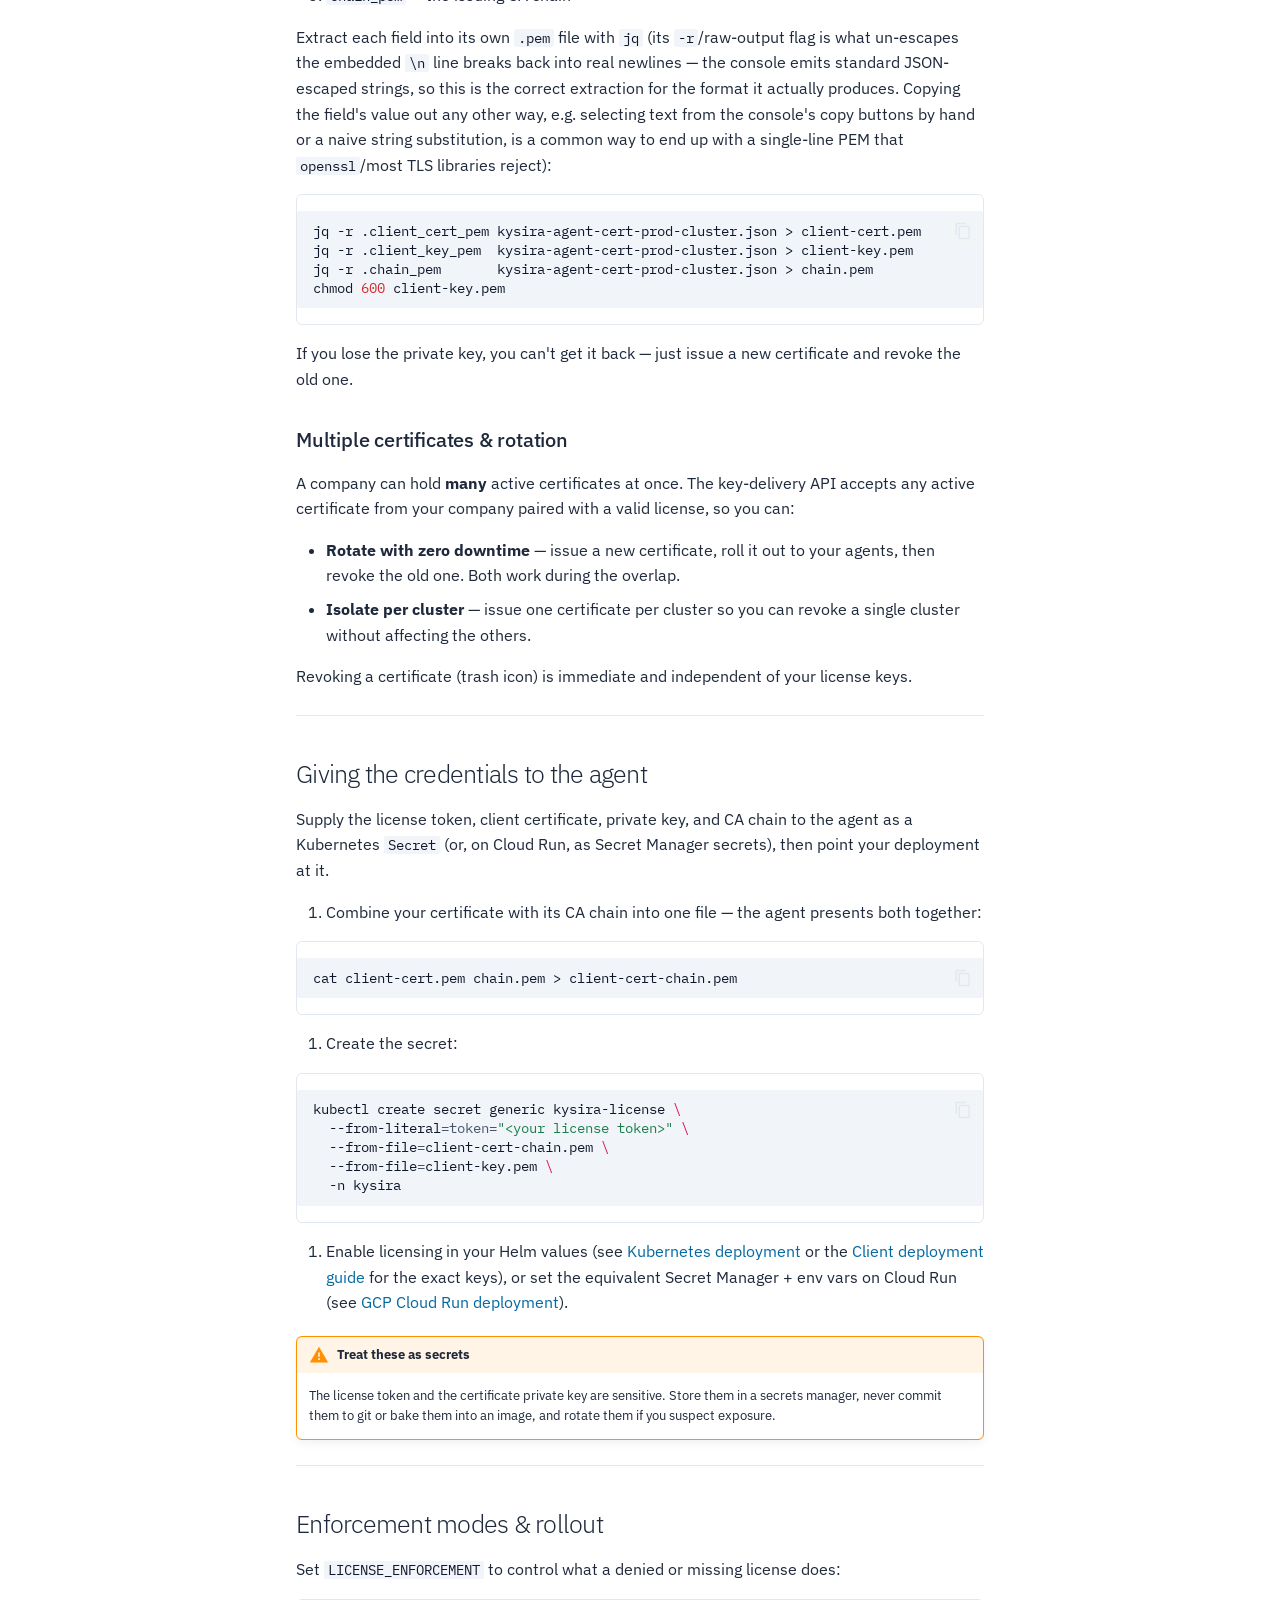
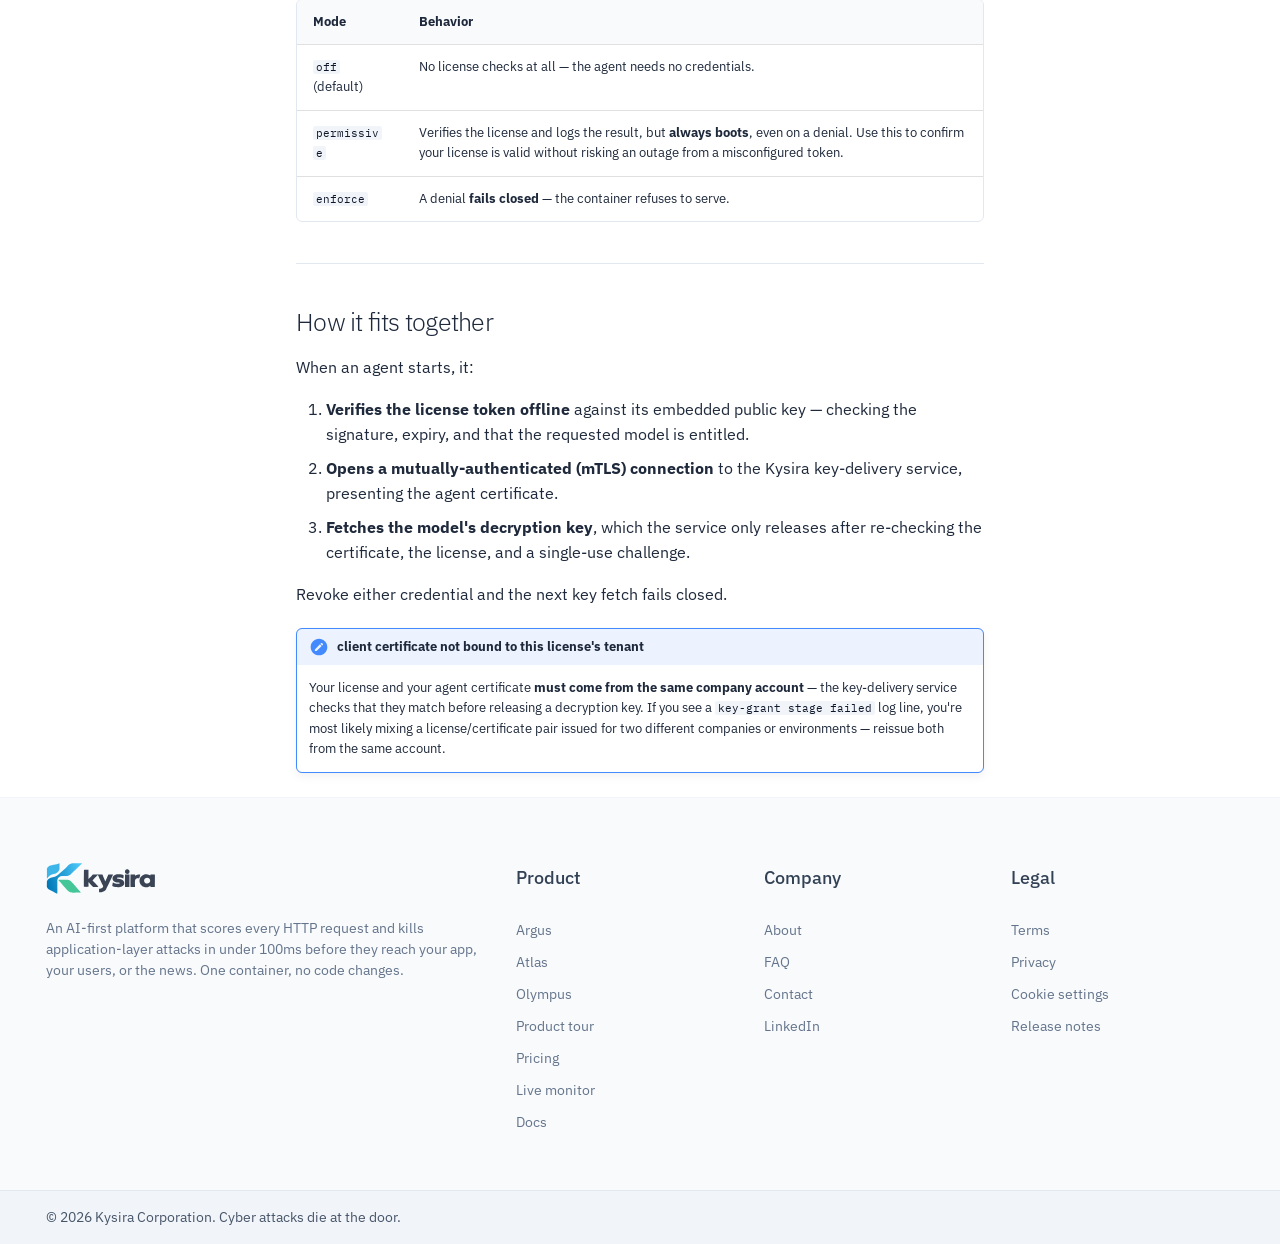
<file: licensing/index.html>
<!doctype html><html lang=en class=no-js> <head><meta charset=utf-8><meta name=viewport content="width=device-width,initial-scale=1"><meta name=description content="Kysira WAF — deployment, integration, and API reference for AI-powered request inspection"><link href=https://docs.kysira.ai/licensing/ rel=canonical><link href=../quickstart/ rel=prev><link href=../deployment/ rel=next><link rel=icon href=../assets/kysira-icon.svg><meta name=generator content="mkdocs-1.6.1, mkdocs-material-9.8.2"><title>Licensing - Kysira Docs</title><link rel=stylesheet href=../assets/stylesheets/main.57a0d79d.min.css><link rel=stylesheet href=../assets/stylesheets/palette.fb2fffe2.min.css><link rel=stylesheet href="https://fonts.googleapis.com/css2?family=IBM+Plex+Mono:wght@400;500;600&family=IBM+Plex+Sans:ital,wght@0,300;0,400;0,500;0,600;0,700;1,400&display=swap"><link rel=stylesheet href=../stylesheets/extra.css><link rel=stylesheet href=../stylesheets/site-chrome.css><script>__md_scope=new URL("..",location),__md_hash=e=>[...e].reduce(((e,_)=>(e<<5)-e+_.charCodeAt(0)),0),__md_get=(e,_=localStorage,t=__md_scope)=>JSON.parse(_.getItem(t.pathname+"."+e)),__md_set=(e,_,t=localStorage,a=__md_scope)=>{try{t.setItem(a.pathname+"."+e,JSON.stringify(_))}catch(e){}}</script></head> <body dir=ltr data-md-color-scheme=default data-md-color-primary=custom data-md-color-accent=custom> <input class=md-toggle data-md-toggle=drawer type=checkbox id=__drawer autocomplete=off> <input class=md-toggle data-md-toggle=search type=checkbox id=__search autocomplete=off> <label class=md-overlay for=__drawer></label> <div data-md-component=skip> <a href=#licensing class=md-skip> Skip to content </a> </div> <div data-md-component=announce> <aside class=md-banner> <div class="md-banner__inner md-grid md-typeset"> <nav class=site-bar aria-label="Kysira website"> <div class=site-bar__inner> <a href=https://kysira.ai/ class=site-bar__brand> <img src=../assets/kysira-wordmark-on-dark.svg alt=Kysira width=83 height=24> </a> <ul class=site-bar__links> <li class="site-bar__item site-bar__item--menu"> <button type=button class=site-bar__link>Product</button> <ul class=site-bar__panel> <li><a href=https://kysira.ai/argus>Argus</a></li> <li><a href=https://kysira.ai/atlas>Atlas</a></li> <li><a href=https://kysira.ai/olympus>Olympus</a></li> <li><a href=https://kysira.ai/features>Product tour</a></li> </ul> </li> <li class=site-bar__item> <a class=site-bar__link href=https://kysira.ai/pricing>Pricing</a> </li> <li class=site-bar__item> <a class=site-bar__link href=../ aria-current=true>Docs</a> </li> <li class="site-bar__item site-bar__item--menu"> <button type=button class=site-bar__link>Resources</button> <ul class=site-bar__panel> <li><a href=https://live.kysira.ai>Live monitor</a></li> <li><a href=https://kysira.ai/faq>FAQ</a></li> <li><a href=https://kysira.ai/terms>Terms</a></li> </ul> </li> <li class=site-bar__item> <a class=site-bar__link href=https://kysira.ai/about>About</a> </li> </ul> <a class=site-bar__cta href=https://kysira.ai/contact>Contact Us</a> </div> </nav> </div> </aside> </div> <header class=md-header data-md-component=header> <nav class="md-header__inner md-grid" aria-label=Header> <a href=.. title="Kysira Docs" class="md-header__button md-logo" aria-label="Kysira Docs" data-md-component=logo> <img src=../assets/kysira-icon.svg alt=logo> </a> <label class="md-header__button md-icon" for=__drawer> <svg xmlns=http://www.w3.org/2000/svg viewbox="0 0 24 24"><path d="M3 6h18v2H3zm0 5h18v2H3zm0 5h18v2H3z"/></svg> </label> <div class=md-header__title data-md-component=header-title> <div class=md-header__ellipsis> <div class=md-header__topic> <span class=md-ellipsis> Kysira Docs </span> </div> <div class=md-header__topic data-md-component=header-topic> <span class=md-ellipsis> Licensing </span> </div> </div> </div> <form class=md-header__option data-md-component=palette> <input class=md-option data-md-color-media data-md-color-scheme=default data-md-color-primary=custom data-md-color-accent=custom aria-label="Switch to dark mode" type=radio name=__palette id=__palette_0> <label class="md-header__button md-icon" title="Switch to dark mode" for=__palette_1 hidden> <svg xmlns=http://www.w3.org/2000/svg viewbox="0 0 24 24"><path d="M12 8a4 4 0 0 0-4 4 4 4 0 0 0 4 4 4 4 0 0 0 4-4 4 4 0 0 0-4-4m0 10a6 6 0 0 1-6-6 6 6 0 0 1 6-6 6 6 0 0 1 6 6 6 6 0 0 1-6 6m8-9.31V4h-4.69L12 .69 8.69 4H4v4.69L.69 12 4 15.31V20h4.69L12 23.31 15.31 20H20v-4.69L23.31 12z"/></svg> </label> <input class=md-option data-md-color-media data-md-color-scheme=slate data-md-color-primary=custom data-md-color-accent=custom aria-label="Switch to light mode" type=radio name=__palette id=__palette_1> <label class="md-header__button md-icon" title="Switch to light mode" for=__palette_0 hidden> <svg xmlns=http://www.w3.org/2000/svg viewbox="0 0 24 24"><path d="M12 18c-.89 0-1.74-.2-2.5-.55C11.56 16.5 13 14.42 13 12s-1.44-4.5-3.5-5.45C10.26 6.2 11.11 6 12 6a6 6 0 0 1 6 6 6 6 0 0 1-6 6m8-9.31V4h-4.69L12 .69 8.69 4H4v4.69L.69 12 4 15.31V20h4.69L12 23.31 15.31 20H20v-4.69L23.31 12z"/></svg> </label> </form> <script>var palette=__md_get("__palette");if(palette&&palette.color){if("(prefers-color-scheme)"===palette.color.media){var media=matchMedia("(prefers-color-scheme: light)"),input=document.querySelector(media.matches?"[data-md-color-media='(prefers-color-scheme: light)']":"[data-md-color-media='(prefers-color-scheme: dark)']");palette.color.media=input.getAttribute("data-md-color-media"),palette.color.scheme=input.getAttribute("data-md-color-scheme"),palette.color.primary=input.getAttribute("data-md-color-primary"),palette.color.accent=input.getAttribute("data-md-color-accent")}for(var[key,value]of Object.entries(palette.color))document.body.setAttribute("data-md-color-"+key,value)}</script> <label class="md-header__button md-icon" for=__search> <svg xmlns=http://www.w3.org/2000/svg viewbox="0 0 24 24"><path d="M9.5 3A6.5 6.5 0 0 1 16 9.5c0 1.61-.59 3.09-1.56 4.23l.27.27h.79l5 5-1.5 1.5-5-5v-.79l-.27-.27A6.52 6.52 0 0 1 9.5 16 6.5 6.5 0 0 1 3 9.5 6.5 6.5 0 0 1 9.5 3m0 2C7 5 5 7 5 9.5S7 14 9.5 14 14 12 14 9.5 12 5 9.5 5"/></svg> </label> <div class=md-search data-md-component=search role=dialog> <label class=md-search__overlay for=__search></label> <div class=md-search__inner role=search> <form class=md-search__form name=search> <input type=text class=md-search__input name=query aria-label=Search placeholder=Search autocapitalize=off autocorrect=off autocomplete=off spellcheck=false data-md-component=search-query required> <label class="md-search__icon md-icon" for=__search> <svg xmlns=http://www.w3.org/2000/svg viewbox="0 0 24 24"><path d="M9.5 3A6.5 6.5 0 0 1 16 9.5c0 1.61-.59 3.09-1.56 4.23l.27.27h.79l5 5-1.5 1.5-5-5v-.79l-.27-.27A6.52 6.52 0 0 1 9.5 16 6.5 6.5 0 0 1 3 9.5 6.5 6.5 0 0 1 9.5 3m0 2C7 5 5 7 5 9.5S7 14 9.5 14 14 12 14 9.5 12 5 9.5 5"/></svg> <svg xmlns=http://www.w3.org/2000/svg viewbox="0 0 24 24"><path d="M20 11v2H8l5.5 5.5-1.42 1.42L4.16 12l7.92-7.92L13.5 5.5 8 11z"/></svg> </label> <nav class=md-search__options aria-label=Search> <button type=reset class="md-search__icon md-icon" title=Clear aria-label=Clear tabindex=-1> <svg xmlns=http://www.w3.org/2000/svg viewbox="0 0 24 24"><path d="M19 6.41 17.59 5 12 10.59 6.41 5 5 6.41 10.59 12 5 17.59 6.41 19 12 13.41 17.59 19 19 17.59 13.41 12z"/></svg> </button> </nav> <div class=md-search__suggest data-md-component=search-suggest></div> </form> <div class=md-search__output> <div class=md-search__scrollwrap tabindex=0 data-md-scrollfix> <div class=md-search-result data-md-component=search-result> <div class=md-search-result__meta> Initializing search </div> <ol class=md-search-result__list role=presentation></ol> </div> </div> </div> </div> </div> <div class=md-header__source> <a href=https://app.kysira.ai title="Go to repository" class=md-source data-md-component=source> <div class="md-source__icon md-icon"> <svg xmlns=http://www.w3.org/2000/svg viewbox="0 0 448 512"><!-- Font Awesome Free 7.1.0 by @fontawesome - https://fontawesome.com License - https://fontawesome.com/license/free (Icons: CC BY 4.0, Fonts: SIL OFL 1.1, Code: MIT License) Copyright 2025 Fonticons, Inc.--><path d="M439.6 236.1 244 40.5c-5.4-5.5-12.8-8.5-20.4-8.5s-15 3-20.4 8.4L162.5 81l51.5 51.5c27.1-9.1 52.7 16.8 43.4 43.7l49.7 49.7c34.2-11.8 61.2 31 35.5 56.7-26.5 26.5-70.2-2.9-56-37.3L240.3 199v121.9c25.3 12.5 22.3 41.8 9.1 55-6.4 6.4-15.2 10.1-24.3 10.1s-17.8-3.6-24.3-10.1c-17.6-17.6-11.1-46.9 11.2-56v-123c-20.8-8.5-24.6-30.7-18.6-45L142.6 101 8.5 235.1C3 240.6 0 247.9 0 255.5s3 15 8.5 20.4l195.6 195.7c5.4 5.4 12.7 8.4 20.4 8.4s15-3 20.4-8.4l194.7-194.7c5.4-5.4 8.4-12.8 8.4-20.4s-3-15-8.4-20.4"/></svg> </div> <div class=md-source__repository> app.kysira.ai </div> </a> </div> </nav> </header> <div class=md-container data-md-component=container> <nav class=md-tabs aria-label=Tabs data-md-component=tabs> <div class=md-grid> <ul class=md-tabs__list> <li class=md-tabs__item> <a href=.. class=md-tabs__link> Home </a> </li> <li class=md-tabs__item> <a href=../quickstart/ class=md-tabs__link> Quickstart </a> </li> <li class="md-tabs__item md-tabs__item--active"> <a href=./ class=md-tabs__link> Licensing </a> </li> <li class=md-tabs__item> <a href=../deployment/ class=md-tabs__link> Deployment </a> </li> <li class=md-tabs__item> <a href=../detection-architecture/ class=md-tabs__link> Detection architecture </a> </li> <li class=md-tabs__item> <a href=../observability/ class=md-tabs__link> Observability </a> </li> <li class=md-tabs__item> <a href=../api-reference/ class=md-tabs__link> API reference </a> </li> <li class=md-tabs__item> <a href=../troubleshooting/ class=md-tabs__link> Troubleshooting </a> </li> <li class=md-tabs__item> <a href=../releases/ class=md-tabs__link> Releases </a> </li> </ul> </div> </nav> <main class=md-main data-md-component=main> <div class="md-main__inner md-grid"> <div class="md-sidebar md-sidebar--primary" data-md-component=sidebar data-md-type=navigation> <div class=md-sidebar__scrollwrap> <div class=md-sidebar__inner> <nav class="md-nav md-nav--primary md-nav--lifted" aria-label=Navigation data-md-level=0> <label class=md-nav__title for=__drawer> <a href=.. title="Kysira Docs" class="md-nav__button md-logo" aria-label="Kysira Docs" data-md-component=logo> <img src=../assets/kysira-icon.svg alt=logo> </a> Kysira Docs </label> <div class=md-nav__source> <a href=https://app.kysira.ai title="Go to repository" class=md-source data-md-component=source> <div class="md-source__icon md-icon"> <svg xmlns=http://www.w3.org/2000/svg viewbox="0 0 448 512"><!-- Font Awesome Free 7.1.0 by @fontawesome - https://fontawesome.com License - https://fontawesome.com/license/free (Icons: CC BY 4.0, Fonts: SIL OFL 1.1, Code: MIT License) Copyright 2025 Fonticons, Inc.--><path d="M439.6 236.1 244 40.5c-5.4-5.5-12.8-8.5-20.4-8.5s-15 3-20.4 8.4L162.5 81l51.5 51.5c27.1-9.1 52.7 16.8 43.4 43.7l49.7 49.7c34.2-11.8 61.2 31 35.5 56.7-26.5 26.5-70.2-2.9-56-37.3L240.3 199v121.9c25.3 12.5 22.3 41.8 9.1 55-6.4 6.4-15.2 10.1-24.3 10.1s-17.8-3.6-24.3-10.1c-17.6-17.6-11.1-46.9 11.2-56v-123c-20.8-8.5-24.6-30.7-18.6-45L142.6 101 8.5 235.1C3 240.6 0 247.9 0 255.5s3 15 8.5 20.4l195.6 195.7c5.4 5.4 12.7 8.4 20.4 8.4s15-3 20.4-8.4l194.7-194.7c5.4-5.4 8.4-12.8 8.4-20.4s-3-15-8.4-20.4"/></svg> </div> <div class=md-source__repository> app.kysira.ai </div> </a> </div> <ul class=md-nav__list data-md-scrollfix> <li class=md-nav__item> <a href=.. class=md-nav__link> <span class=md-ellipsis> Home </span> </a> </li> <li class=md-nav__item> <a href=../quickstart/ class=md-nav__link> <span class=md-ellipsis> Quickstart </span> </a> </li> <li class="md-nav__item md-nav__item--active"> <input class="md-nav__toggle md-toggle" type=checkbox id=__toc> <label class="md-nav__link md-nav__link--active" for=__toc> <span class=md-ellipsis> Licensing </span> <span class="md-nav__icon md-icon"></span> </label> <a href=./ class="md-nav__link md-nav__link--active"> <span class=md-ellipsis> Licensing </span> </a> <nav class="md-nav md-nav--secondary" aria-label="Table of contents"> <label class=md-nav__title for=__toc> <span class="md-nav__icon md-icon"></span> Table of contents </label> <ul class=md-nav__list data-md-component=toc data-md-scrollfix> <li class=md-nav__item> <a href=#license-keys class=md-nav__link> <span class=md-ellipsis> License keys </span> </a> </li> <li class=md-nav__item> <a href=#agent-certificates class=md-nav__link> <span class=md-ellipsis> Agent certificates </span> </a> <nav class=md-nav aria-label="Agent certificates"> <ul class=md-nav__list> <li class=md-nav__item> <a href=#multiple-certificates-rotation class=md-nav__link> <span class=md-ellipsis> Multiple certificates &amp; rotation </span> </a> </li> </ul> </nav> </li> <li class=md-nav__item> <a href=#giving-the-credentials-to-the-agent class=md-nav__link> <span class=md-ellipsis> Giving the credentials to the agent </span> </a> </li> <li class=md-nav__item> <a href=#enforcement-modes-rollout class=md-nav__link> <span class=md-ellipsis> Enforcement modes &amp; rollout </span> </a> </li> <li class=md-nav__item> <a href=#how-it-fits-together class=md-nav__link> <span class=md-ellipsis> How it fits together </span> </a> </li> </ul> </nav> </li> <li class="md-nav__item md-nav__item--nested"> <input class="md-nav__toggle md-toggle " type=checkbox id=__nav_4> <label class=md-nav__link for=__nav_4 id=__nav_4_label tabindex=0> <span class=md-ellipsis> Deployment </span> <span class="md-nav__icon md-icon"></span> </label> <nav class=md-nav data-md-level=1 aria-labelledby=__nav_4_label aria-expanded=false> <label class=md-nav__title for=__nav_4> <span class="md-nav__icon md-icon"></span> Deployment </label> <ul class=md-nav__list data-md-scrollfix> <li class=md-nav__item> <a href=../deployment/ class=md-nav__link> <span class=md-ellipsis> Overview </span> </a> </li> <li class=md-nav__item> <a href=../deployment-kubernetes/ class=md-nav__link> <span class=md-ellipsis> Kubernetes </span> </a> </li> <li class=md-nav__item> <a href=../deployment-gcp/ class=md-nav__link> <span class=md-ellipsis> GCP Cloud Run </span> </a> </li> <li class=md-nav__item> <a href=../client-deployment/ class=md-nav__link> <span class=md-ellipsis> Client deployment </span> </a> </li> </ul> </nav> </li> <li class=md-nav__item> <a href=../detection-architecture/ class=md-nav__link> <span class=md-ellipsis> Detection architecture </span> </a> </li> <li class=md-nav__item> <a href=../observability/ class=md-nav__link> <span class=md-ellipsis> Observability </span> </a> </li> <li class=md-nav__item> <a href=../api-reference/ class=md-nav__link> <span class=md-ellipsis> API reference </span> </a> </li> <li class=md-nav__item> <a href=../troubleshooting/ class=md-nav__link> <span class=md-ellipsis> Troubleshooting </span> </a> </li> <li class=md-nav__item> <a href=../releases/ class=md-nav__link> <span class=md-ellipsis> Releases </span> </a> </li> </ul> </nav> </div> </div> </div> <div class="md-sidebar md-sidebar--secondary" data-md-component=sidebar data-md-type=toc> <div class=md-sidebar__scrollwrap> <div class=md-sidebar__inner> <nav class="md-nav md-nav--secondary" aria-label="Table of contents"> <label class=md-nav__title for=__toc> <span class="md-nav__icon md-icon"></span> Table of contents </label> <ul class=md-nav__list data-md-component=toc data-md-scrollfix> <li class=md-nav__item> <a href=#license-keys class=md-nav__link> <span class=md-ellipsis> License keys </span> </a> </li> <li class=md-nav__item> <a href=#agent-certificates class=md-nav__link> <span class=md-ellipsis> Agent certificates </span> </a> <nav class=md-nav aria-label="Agent certificates"> <ul class=md-nav__list> <li class=md-nav__item> <a href=#multiple-certificates-rotation class=md-nav__link> <span class=md-ellipsis> Multiple certificates &amp; rotation </span> </a> </li> </ul> </nav> </li> <li class=md-nav__item> <a href=#giving-the-credentials-to-the-agent class=md-nav__link> <span class=md-ellipsis> Giving the credentials to the agent </span> </a> </li> <li class=md-nav__item> <a href=#enforcement-modes-rollout class=md-nav__link> <span class=md-ellipsis> Enforcement modes &amp; rollout </span> </a> </li> <li class=md-nav__item> <a href=#how-it-fits-together class=md-nav__link> <span class=md-ellipsis> How it fits together </span> </a> </li> </ul> </nav> </div> </div> </div> <div class=md-content data-md-component=content> <article class="md-content__inner md-typeset"> <h1 id=licensing>Licensing<a class=headerlink href=#licensing title="Permanent link">&para;</a></h1> <p>Argus agents are gated by a license. Before an agent can pull and decrypt a protected model, it must present <strong>two</strong> credentials, which you create and manage yourself in the <a href=https://app.kysira.ai>app.kysira.ai</a> console:</p> <table> <thead> <tr> <th>Credential</th> <th>What it is</th> <th>Where to get it</th> </tr> </thead> <tbody> <tr> <td><strong>License key</strong></td> <td>A signed license <strong>token</strong> — proves <em>what</em> you're entitled to (which models, expiry). Verified offline by the agent.</td> <td><strong>Argus → License Keys</strong></td> </tr> <tr> <td><strong>Agent certificate</strong></td> <td>An mTLS client certificate + private key — proves <em>who</em> is connecting when the agent fetches a model's decryption key.</td> <td><strong>Argus → Agent Certs</strong></td> </tr> </tbody> </table> <p>They protect different layers, so the agent needs <strong>both</strong>: a license token alone can't open the key-delivery connection, and a certificate alone has no entitlement. Both pages appear in the sidebar under <strong>Argus</strong>, for company admins, once your company is licensed. If you don't see them, ask a company admin; if you are the admin and your company should be licensed, contact <a href=mailto:support@kysira.ai>support@kysira.ai</a>.</p> <p>The agent also verifies your license token's signature offline against the Argus license-signing public key — this is baked into every <code>kysira-inference</code> image at build time, so you don't need to obtain or supply it yourself.</p> <hr> <h2 id=license-keys>License keys<a class=headerlink href=#license-keys title="Permanent link">&para;</a></h2> <p>A license key is the signed token your agent presents. You can create several (for example, one per environment) and give each a name.</p> <ol> <li>Go to <strong>Argus → License Keys → New key</strong>.</li> <li>Give it a name (e.g. <code>production</code>) and create it.</li> <li><strong>Copy the license token now — it is shown only once.</strong> Afterwards the console shows only a masked value and a fingerprint.</li> </ol> <p>To <strong>revoke</strong> a key, use the trash icon on its row. Revocation is immediate: any agent still using that token will be denied at its next key fetch.</p> <hr> <h2 id=agent-certificates>Agent certificates<a class=headerlink href=#agent-certificates title="Permanent link">&para;</a></h2> <p>An agent certificate is your agent's network identity for the key-delivery API. It behaves like an <strong>SSH or EC2 key pair</strong>: you download the certificate and private key <strong>once at creation</strong>, and Argus never stores the private key.</p> <ol> <li>Go to <strong>Argus → Agent Certs → New certificate</strong>.</li> <li>Give it a name (e.g. <code>prod-cluster</code>) and create it.</li> <li><strong>Download the bundle now.</strong> The download is a single JSON file (<code>kysira-agent-cert-&lt;name&gt;.json</code>) with three fields:</li> <li><code>client_cert_pem</code> — the client certificate</li> <li><code>client_key_pem</code> — the <strong>private key</strong> (shown once, never recoverable)</li> <li><code>chain_pem</code> — the issuing CA chain</li> </ol> <p>Extract each field into its own <code>.pem</code> file with <code>jq</code> (its <code>-r</code>/raw-output flag is what un-escapes the embedded <code>\n</code> line breaks back into real newlines — the console emits standard JSON-escaped strings, so this is the correct extraction for the format it actually produces. Copying the field's value out any other way, e.g. selecting text from the console's copy buttons by hand or a naive string substitution, is a common way to end up with a single-line PEM that <code>openssl</code>/most TLS libraries reject):</p> <div class="language-bash highlight"><pre><span></span><code><span id=__span-0-1><a id=__codelineno-0-1 name=__codelineno-0-1 href=#__codelineno-0-1></a>jq<span class=w> </span>-r<span class=w> </span>.client_cert_pem<span class=w> </span>kysira-agent-cert-prod-cluster.json<span class=w> </span>&gt;<span class=w> </span>client-cert.pem
</span><span id=__span-0-2><a id=__codelineno-0-2 name=__codelineno-0-2 href=#__codelineno-0-2></a>jq<span class=w> </span>-r<span class=w> </span>.client_key_pem<span class=w>  </span>kysira-agent-cert-prod-cluster.json<span class=w> </span>&gt;<span class=w> </span>client-key.pem
</span><span id=__span-0-3><a id=__codelineno-0-3 name=__codelineno-0-3 href=#__codelineno-0-3></a>jq<span class=w> </span>-r<span class=w> </span>.chain_pem<span class=w>       </span>kysira-agent-cert-prod-cluster.json<span class=w> </span>&gt;<span class=w> </span>chain.pem
</span><span id=__span-0-4><a id=__codelineno-0-4 name=__codelineno-0-4 href=#__codelineno-0-4></a>chmod<span class=w> </span><span class=m>600</span><span class=w> </span>client-key.pem
</span></code></pre></div> <p>If you lose the private key, you can't get it back — just issue a new certificate and revoke the old one.</p> <h3 id=multiple-certificates-rotation>Multiple certificates &amp; rotation<a class=headerlink href=#multiple-certificates-rotation title="Permanent link">&para;</a></h3> <p>A company can hold <strong>many</strong> active certificates at once. The key-delivery API accepts any active certificate from your company paired with a valid license, so you can:</p> <ul> <li><strong>Rotate with zero downtime</strong> — issue a new certificate, roll it out to your agents, then revoke the old one. Both work during the overlap.</li> <li><strong>Isolate per cluster</strong> — issue one certificate per cluster so you can revoke a single cluster without affecting the others.</li> </ul> <p>Revoking a certificate (trash icon) is immediate and independent of your license keys.</p> <hr> <h2 id=giving-the-credentials-to-the-agent>Giving the credentials to the agent<a class=headerlink href=#giving-the-credentials-to-the-agent title="Permanent link">&para;</a></h2> <p>Supply the license token, client certificate, private key, and CA chain to the agent as a Kubernetes <code>Secret</code> (or, on Cloud Run, as Secret Manager secrets), then point your deployment at it.</p> <ol> <li>Combine your certificate with its CA chain into one file — the agent presents both together:</li> </ol> <div class="language-bash highlight"><pre><span></span><code><span id=__span-1-1><a id=__codelineno-1-1 name=__codelineno-1-1 href=#__codelineno-1-1></a>cat<span class=w> </span>client-cert.pem<span class=w> </span>chain.pem<span class=w> </span>&gt;<span class=w> </span>client-cert-chain.pem
</span></code></pre></div> <ol> <li>Create the secret:</li> </ol> <div class="language-bash highlight"><pre><span></span><code><span id=__span-2-1><a id=__codelineno-2-1 name=__codelineno-2-1 href=#__codelineno-2-1></a>kubectl<span class=w> </span>create<span class=w> </span>secret<span class=w> </span>generic<span class=w> </span>kysira-license<span class=w> </span><span class=se>\</span>
</span><span id=__span-2-2><a id=__codelineno-2-2 name=__codelineno-2-2 href=#__codelineno-2-2></a><span class=w>  </span>--from-literal<span class=o>=</span><span class=nv>token</span><span class=o>=</span><span class=s2>"&lt;your license token&gt;"</span><span class=w> </span><span class=se>\</span>
</span><span id=__span-2-3><a id=__codelineno-2-3 name=__codelineno-2-3 href=#__codelineno-2-3></a><span class=w>  </span>--from-file<span class=o>=</span>client-cert-chain.pem<span class=w> </span><span class=se>\</span>
</span><span id=__span-2-4><a id=__codelineno-2-4 name=__codelineno-2-4 href=#__codelineno-2-4></a><span class=w>  </span>--from-file<span class=o>=</span>client-key.pem<span class=w> </span><span class=se>\</span>
</span><span id=__span-2-5><a id=__codelineno-2-5 name=__codelineno-2-5 href=#__codelineno-2-5></a><span class=w>  </span>-n<span class=w> </span>kysira
</span></code></pre></div> <ol> <li>Enable licensing in your Helm values (see <a href=../deployment-kubernetes/#licensing-protected-models>Kubernetes deployment</a> or the <a href=../client-deployment/ >Client deployment guide</a> for the exact keys), or set the equivalent Secret Manager + env vars on Cloud Run (see <a href=../deployment-gcp/ >GCP Cloud Run deployment</a>).</li> </ol> <div class="admonition warning"> <p class=admonition-title>Treat these as secrets</p> <p>The license token and the certificate private key are sensitive. Store them in a secrets manager, never commit them to git or bake them into an image, and rotate them if you suspect exposure.</p> </div> <hr> <h2 id=enforcement-modes-rollout>Enforcement modes &amp; rollout<a class=headerlink href=#enforcement-modes-rollout title="Permanent link">&para;</a></h2> <p>Set <code>LICENSE_ENFORCEMENT</code> to control what a denied or missing license does:</p> <table> <thead> <tr> <th>Mode</th> <th>Behavior</th> </tr> </thead> <tbody> <tr> <td><code>off</code> (default)</td> <td>No license checks at all — the agent needs no credentials.</td> </tr> <tr> <td><code>permissive</code></td> <td>Verifies the license and logs the result, but <strong>always boots</strong>, even on a denial. Use this to confirm your license is valid without risking an outage from a misconfigured token.</td> </tr> <tr> <td><code>enforce</code></td> <td>A denial <strong>fails closed</strong> — the container refuses to serve.</td> </tr> </tbody> </table> <hr> <h2 id=how-it-fits-together>How it fits together<a class=headerlink href=#how-it-fits-together title="Permanent link">&para;</a></h2> <p>When an agent starts, it:</p> <ol> <li><strong>Verifies the license token offline</strong> against its embedded public key — checking the signature, expiry, and that the requested model is entitled.</li> <li><strong>Opens a mutually-authenticated (mTLS) connection</strong> to the Kysira key-delivery service, presenting the agent certificate.</li> <li><strong>Fetches the model's decryption key</strong>, which the service only releases after re-checking the certificate, the license, and a single-use challenge.</li> </ol> <p>Revoke either credential and the next key fetch fails closed.</p> <div class="admonition note"> <p class=admonition-title>client certificate not bound to this license's tenant</p> <p>Your license and your agent certificate <strong>must come from the same company account</strong> — the key-delivery service checks that they match before releasing a decryption key. If you see a <code>key-grant stage failed</code> log line, you're most likely mixing a license/certificate pair issued for two different companies or environments — reissue both from the same account.</p> </div> </article> </div> <script>var target=document.getElementById(location.hash.slice(1));target&&target.name&&(target.checked=target.name.startsWith("__tabbed_"))</script> </div> <button type=button class="md-top md-icon" data-md-component=top hidden> <svg xmlns=http://www.w3.org/2000/svg viewbox="0 0 24 24"><path d="M13 20h-2V8l-5.5 5.5-1.42-1.42L12 4.16l7.92 7.92-1.42 1.42L13 8z"/></svg> Back to top </button> </main> <footer class=site-footer> <div class=site-footer__main> <div class=site-footer__inner> <div class=site-footer__about> <a href=https://kysira.ai/ aria-label=Kysira> <img class="site-footer__logo site-footer__logo--light" src=../assets/kysira-wordmark.svg alt=Kysira width=110 height=32> <img class="site-footer__logo site-footer__logo--dark" src=../assets/kysira-wordmark-on-dark.svg alt=Kysira width=110 height=32> </a> <p>An AI-first platform that scores every HTTP request and kills application-layer attacks in under 100ms before they reach your app, your users, or the news. One container, no code changes.</p> </div> <nav class=site-footer__col aria-label=Product> <h2>Product</h2> <ul> <li><a href=https://kysira.ai/argus>Argus</a></li> <li><a href=https://kysira.ai/atlas>Atlas</a></li> <li><a href=https://kysira.ai/olympus>Olympus</a></li> <li><a href=https://kysira.ai/features>Product tour</a></li> <li><a href=https://kysira.ai/pricing>Pricing</a></li> <li><a href=https://live.kysira.ai>Live monitor</a></li> <li><a href=../ >Docs</a></li> </ul> </nav> <nav class=site-footer__col aria-label=Company> <h2>Company</h2> <ul> <li><a href=https://kysira.ai/about>About</a></li> <li><a href=https://kysira.ai/faq>FAQ</a></li> <li><a href=https://kysira.ai/contact>Contact</a></li> <li><a href=https://www.linkedin.com/company/kysira/ >LinkedIn</a></li> </ul> </nav> <nav class=site-footer__col aria-label=Legal> <h2>Legal</h2> <ul> <li><a href=https://kysira.ai/terms>Terms</a></li> <li><a href=https://kysira.ai/privacy>Privacy</a></li> <li><a href=https://kysira.ai/privacy#cookies>Cookie settings</a></li> <li><a href=../releases/ >Release notes</a></li> </ul> </nav> </div> </div> <div class=site-footer__sub> <div class=site-footer__inner> <p>© 2026 Kysira Corporation. Cyber attacks die at the door.</p> </div> </div> </footer> </div> <div class=md-dialog data-md-component=dialog> <div class="md-dialog__inner md-typeset"></div> </div> <script id=__config type=application/json>{"annotate": null, "base": "..", "features": ["navigation.tabs", "navigation.sections", "navigation.top", "navigation.instant", "search.suggest", "search.highlight", "content.code.copy", "content.code.annotate"], "search": "../assets/javascripts/workers/search.a7633da7.min.js", "tags": null, "translations": {"clipboard.copied": "Copied to clipboard", "clipboard.copy": "Copy to clipboard", "search.result.more.one": "1 more on this page", "search.result.more.other": "# more on this page", "search.result.none": "No matching documents", "search.result.one": "1 matching document", "search.result.other": "# matching documents", "search.result.placeholder": "Type to start searching", "search.result.term.missing": "Missing", "select.version": "Select version"}, "version": null}</script> <script src=../assets/javascripts/bundle.a5f9d56c.min.js></script> </body> </html>
</file>
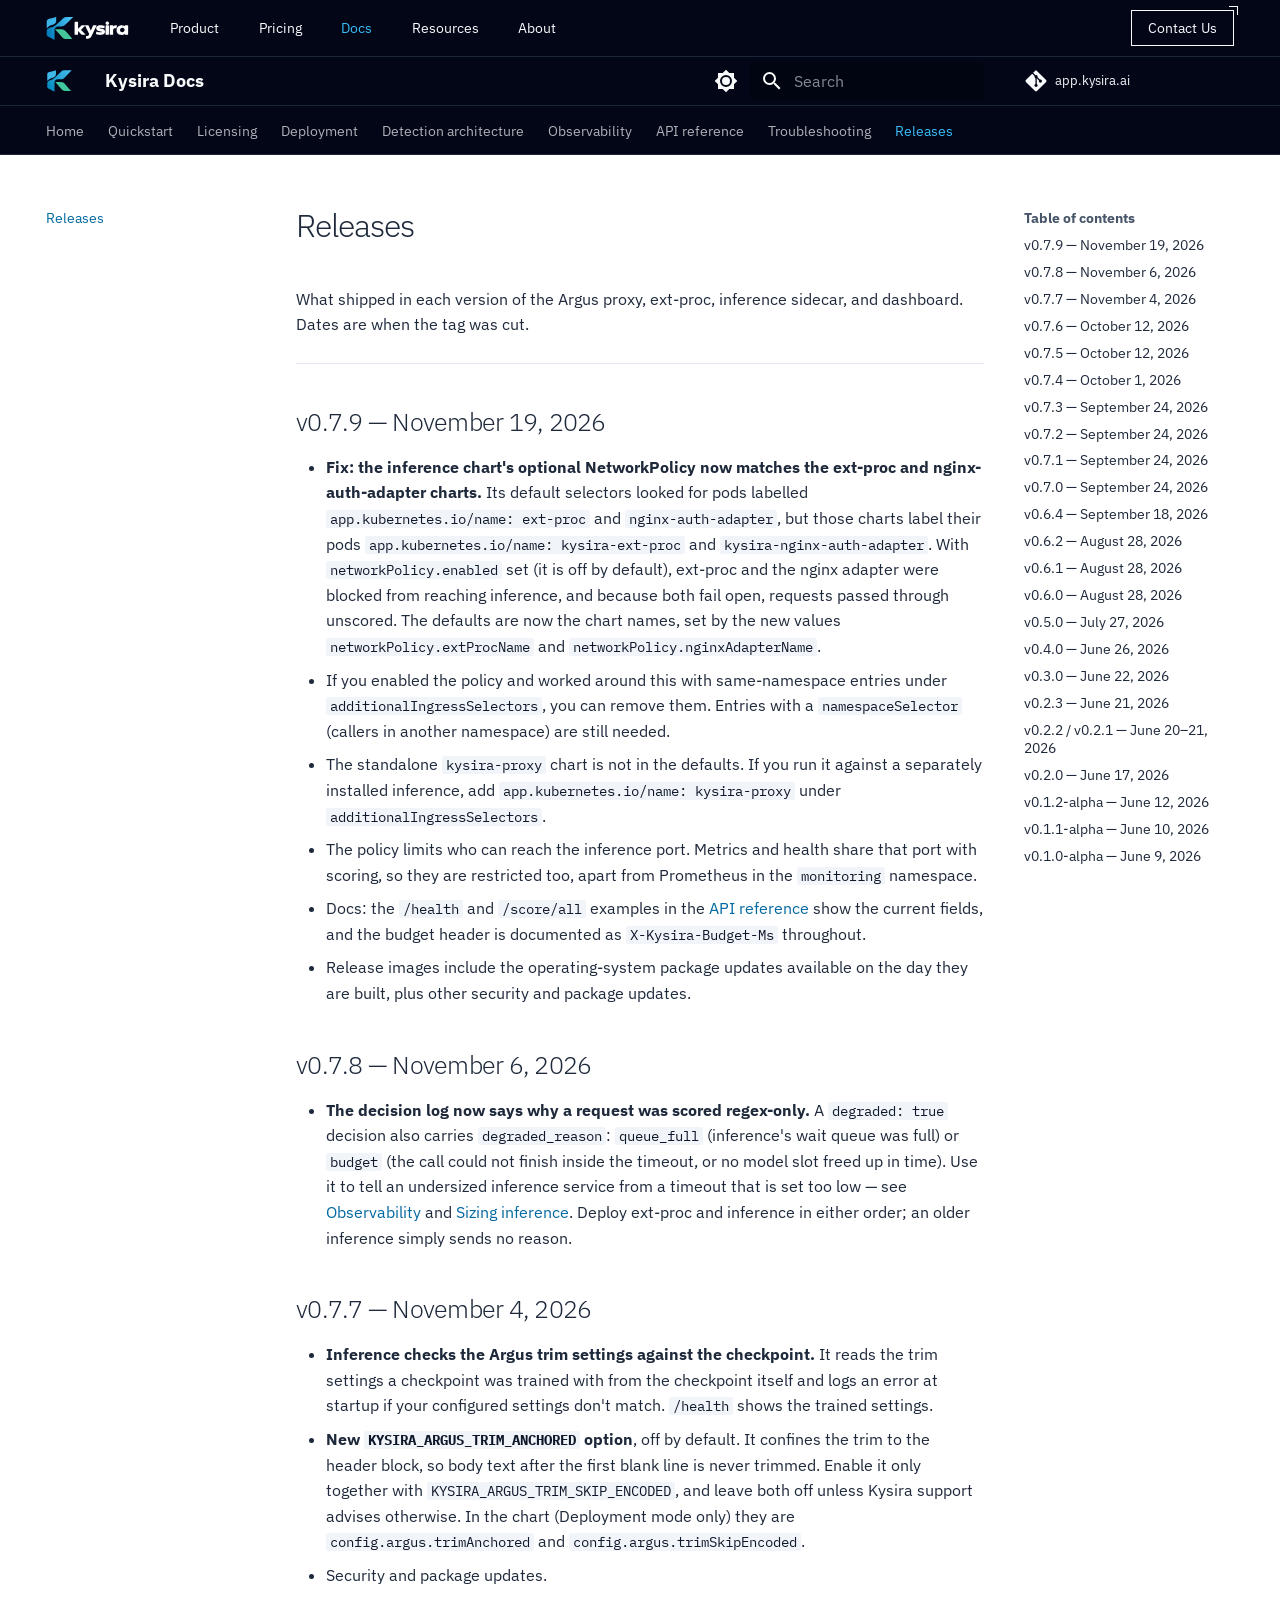
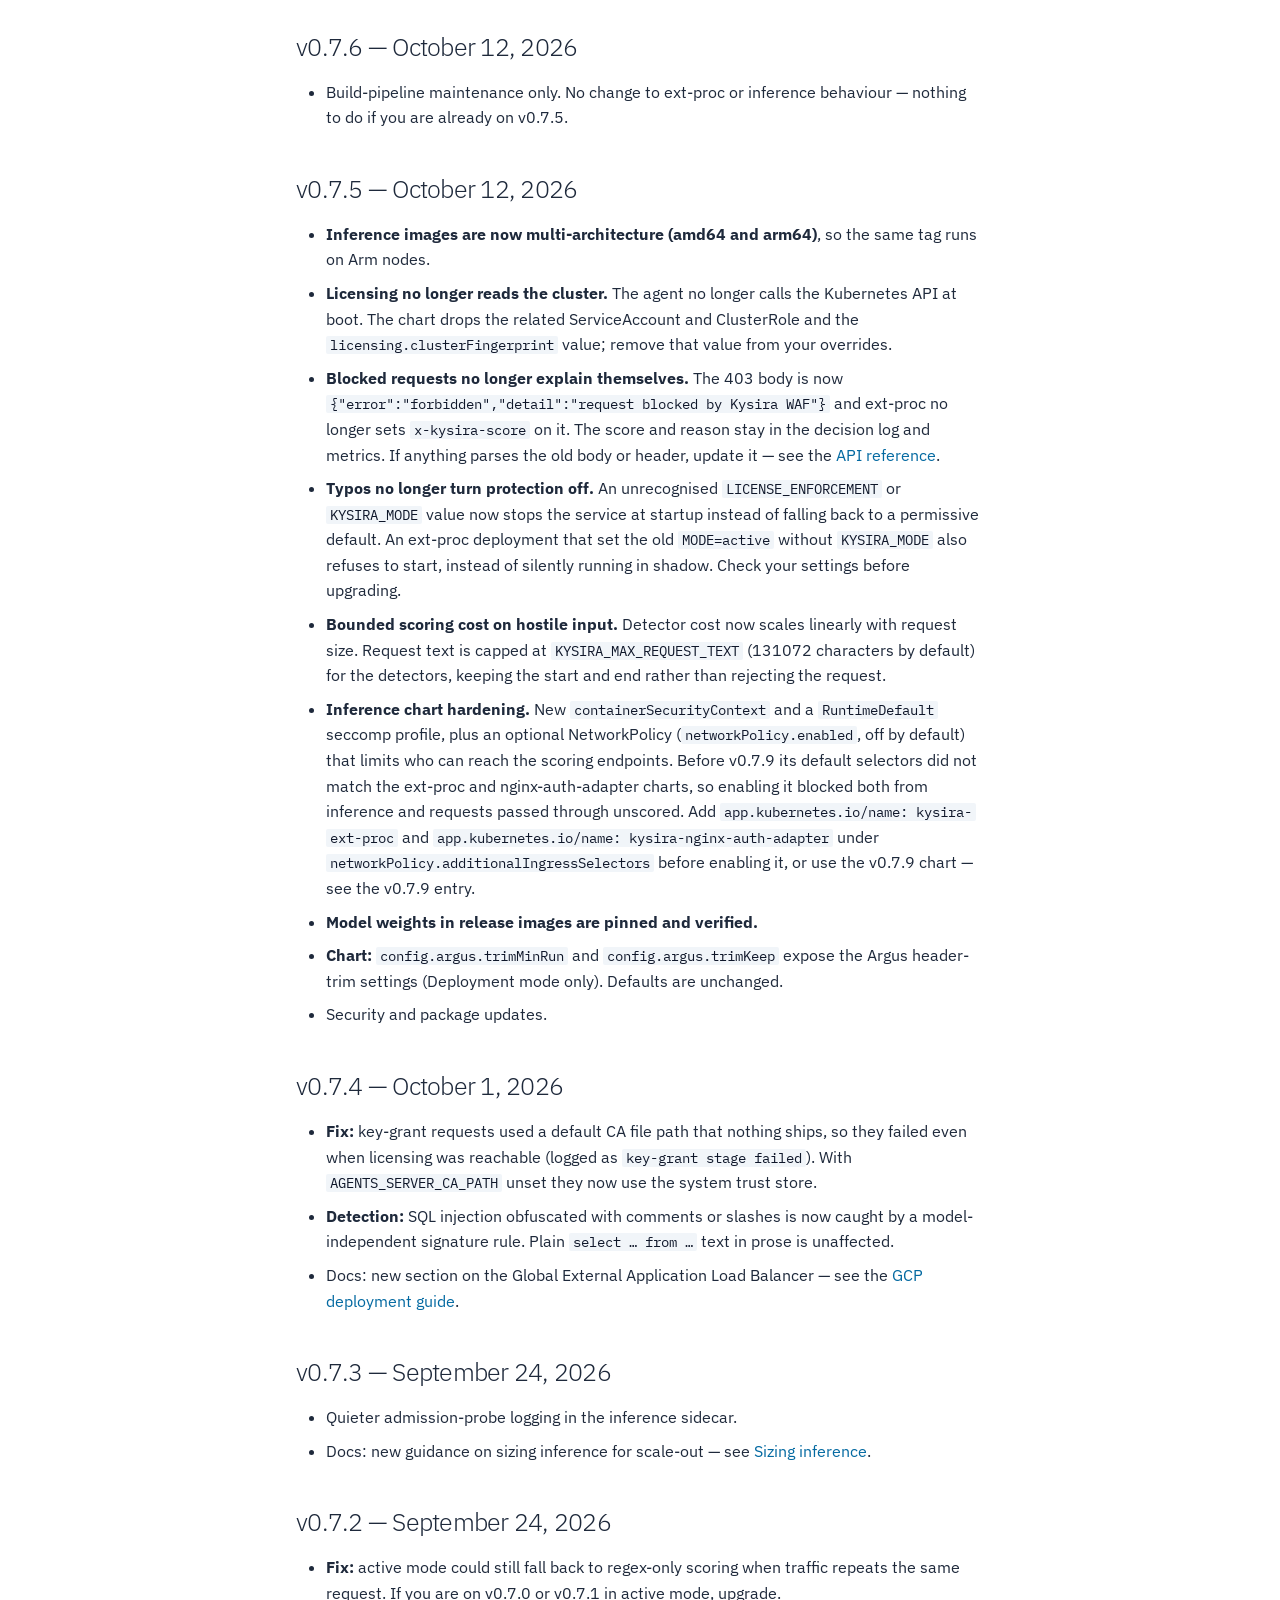
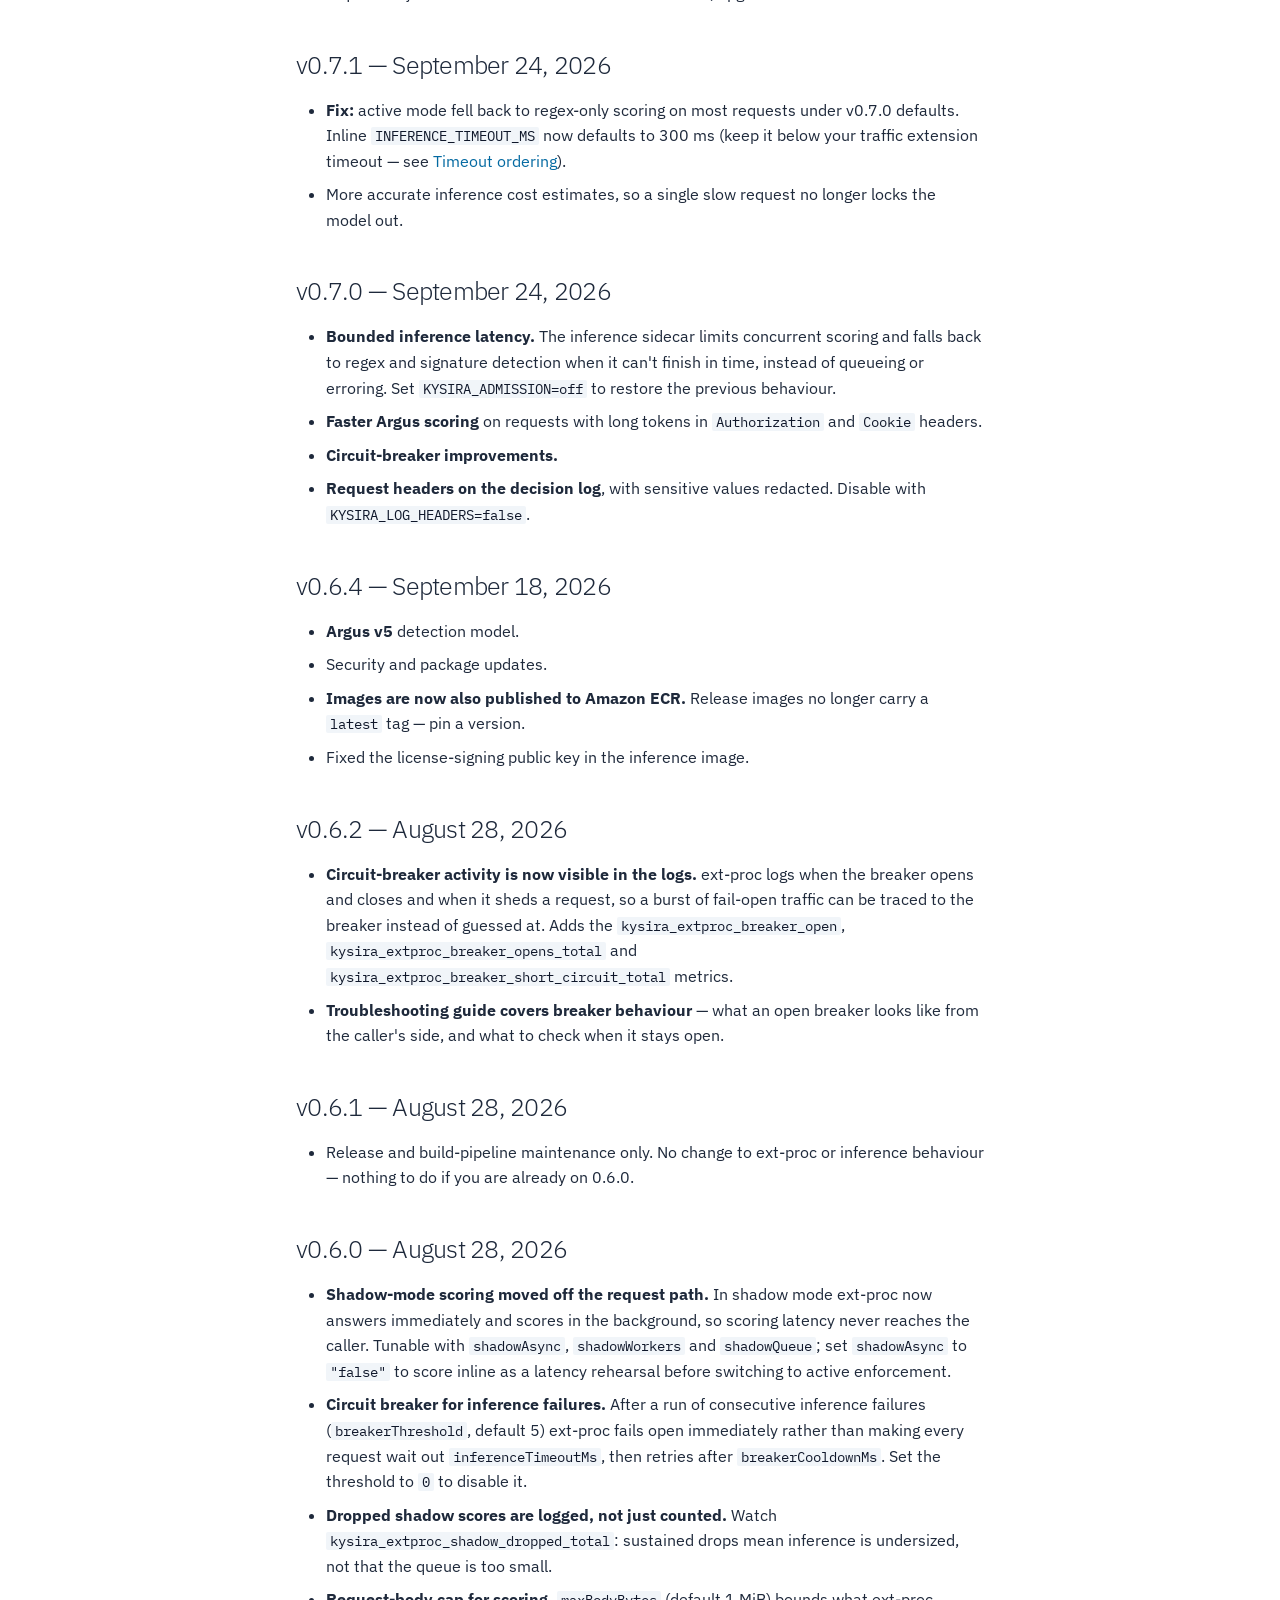
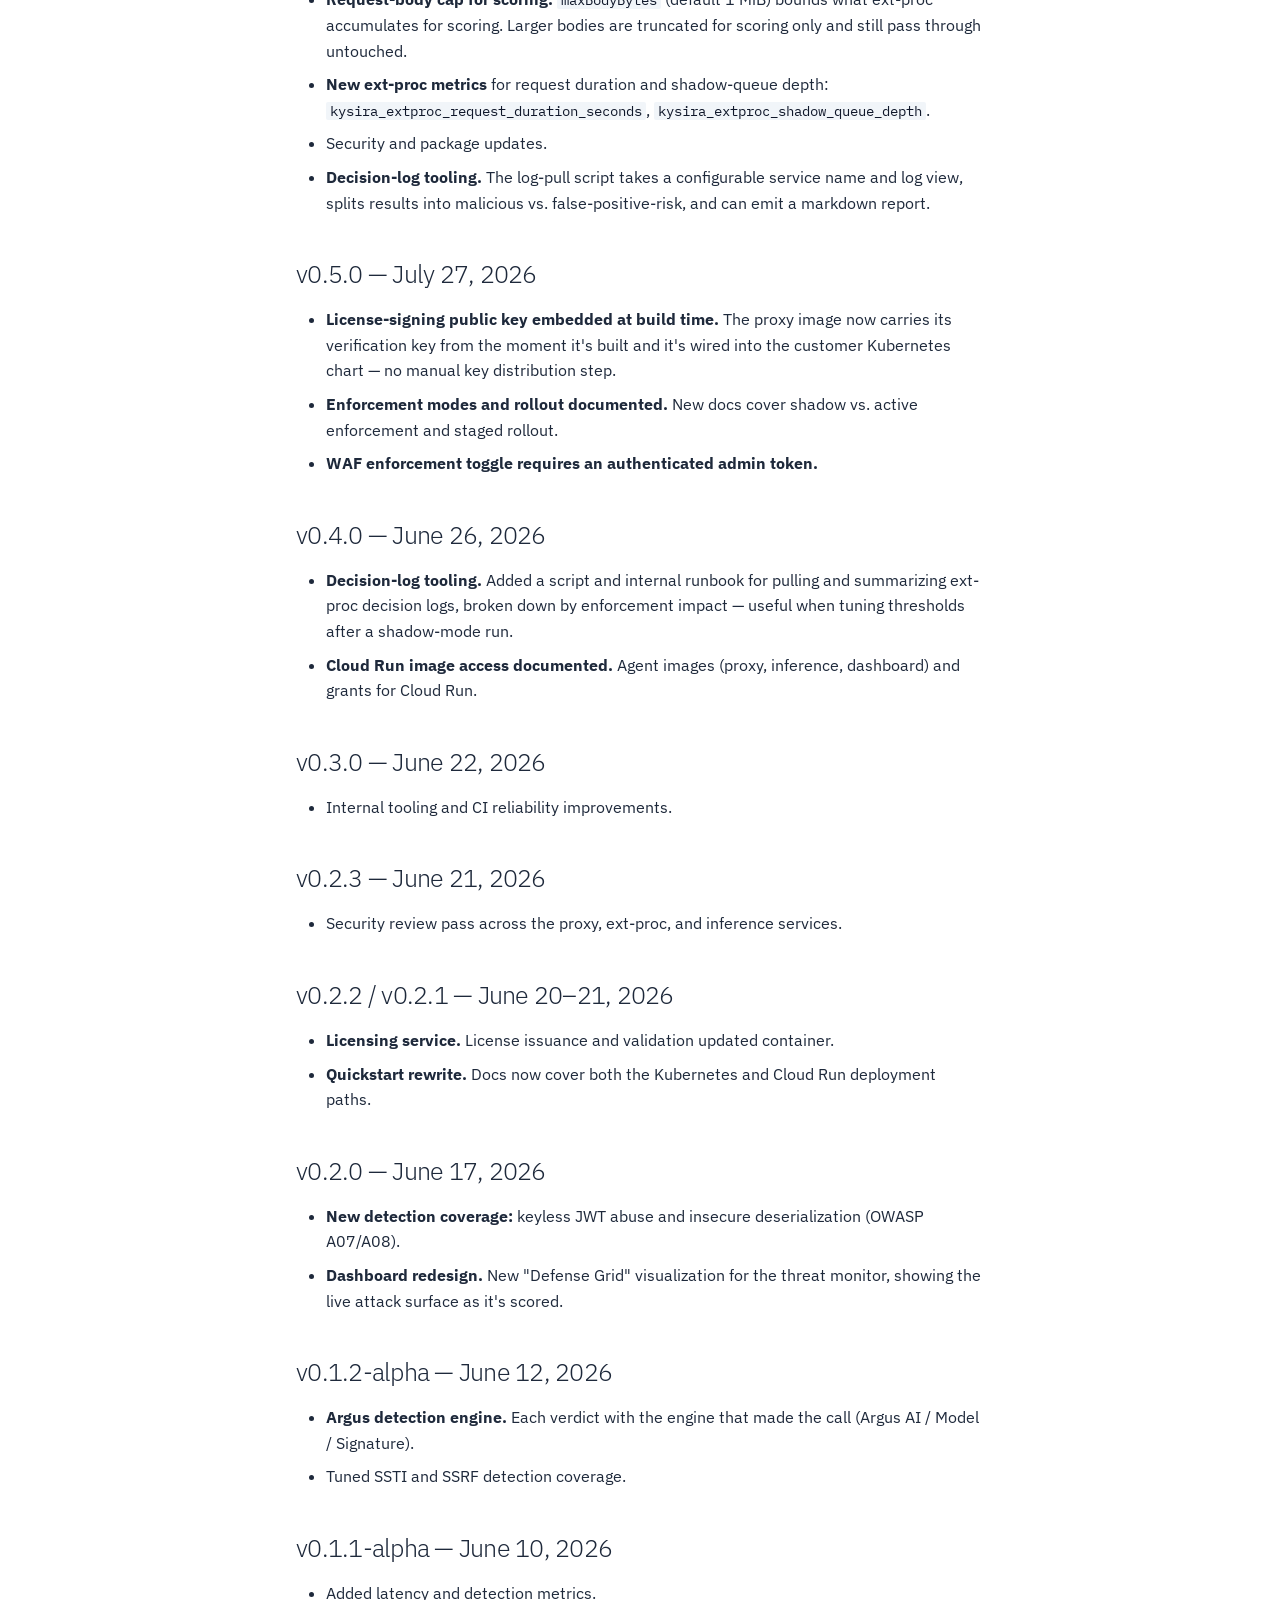
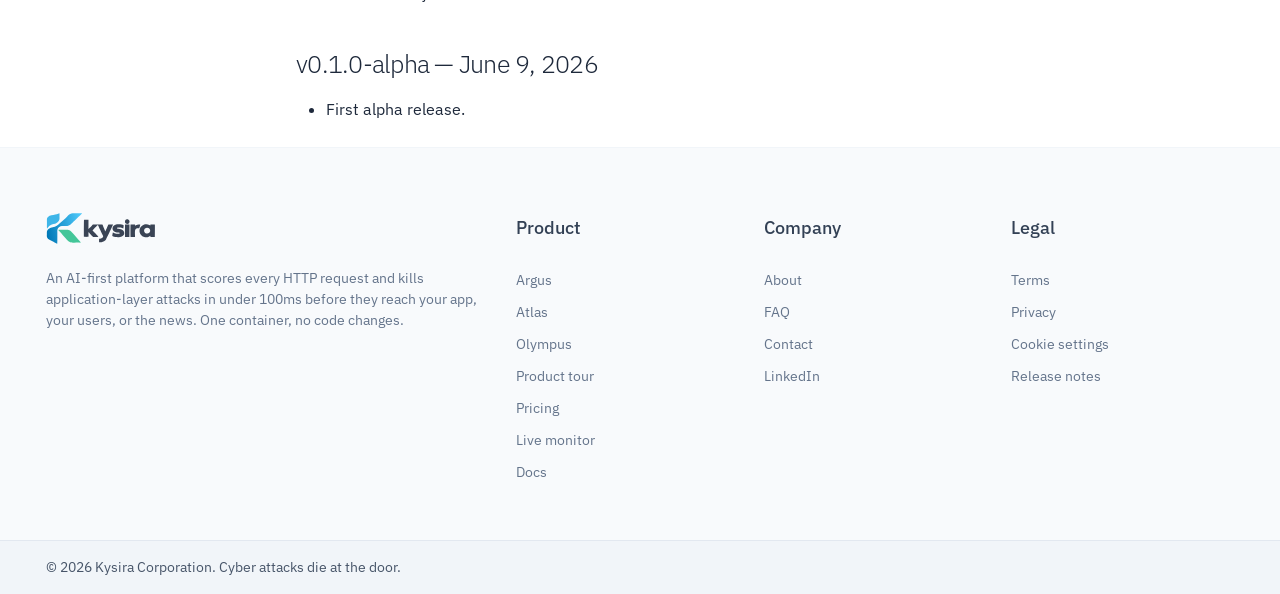
<file: releases/index.html>
<!doctype html><html lang=en class=no-js> <head><meta charset=utf-8><meta name=viewport content="width=device-width,initial-scale=1"><meta name=description content="Kysira WAF — deployment, integration, and API reference for AI-powered request inspection"><link href=https://docs.kysira.ai/releases/ rel=canonical><link href=../troubleshooting/ rel=prev><link rel=icon href=../assets/kysira-icon.svg><meta name=generator content="mkdocs-1.6.1, mkdocs-material-9.8.2"><title>Releases - Kysira Docs</title><link rel=stylesheet href=../assets/stylesheets/main.57a0d79d.min.css><link rel=stylesheet href=../assets/stylesheets/palette.fb2fffe2.min.css><link rel=stylesheet href="https://fonts.googleapis.com/css2?family=IBM+Plex+Mono:wght@400;500;600&family=IBM+Plex+Sans:ital,wght@0,300;0,400;0,500;0,600;0,700;1,400&display=swap"><link rel=stylesheet href=../stylesheets/extra.css><link rel=stylesheet href=../stylesheets/site-chrome.css><script>__md_scope=new URL("..",location),__md_hash=e=>[...e].reduce(((e,_)=>(e<<5)-e+_.charCodeAt(0)),0),__md_get=(e,_=localStorage,t=__md_scope)=>JSON.parse(_.getItem(t.pathname+"."+e)),__md_set=(e,_,t=localStorage,a=__md_scope)=>{try{t.setItem(a.pathname+"."+e,JSON.stringify(_))}catch(e){}}</script></head> <body dir=ltr data-md-color-scheme=default data-md-color-primary=custom data-md-color-accent=custom> <input class=md-toggle data-md-toggle=drawer type=checkbox id=__drawer autocomplete=off> <input class=md-toggle data-md-toggle=search type=checkbox id=__search autocomplete=off> <label class=md-overlay for=__drawer></label> <div data-md-component=skip> <a href=#releases class=md-skip> Skip to content </a> </div> <div data-md-component=announce> <aside class=md-banner> <div class="md-banner__inner md-grid md-typeset"> <nav class=site-bar aria-label="Kysira website"> <div class=site-bar__inner> <a href=https://kysira.ai/ class=site-bar__brand> <img src=../assets/kysira-wordmark-on-dark.svg alt=Kysira width=83 height=24> </a> <ul class=site-bar__links> <li class="site-bar__item site-bar__item--menu"> <button type=button class=site-bar__link>Product</button> <ul class=site-bar__panel> <li><a href=https://kysira.ai/argus>Argus</a></li> <li><a href=https://kysira.ai/atlas>Atlas</a></li> <li><a href=https://kysira.ai/olympus>Olympus</a></li> <li><a href=https://kysira.ai/features>Product tour</a></li> </ul> </li> <li class=site-bar__item> <a class=site-bar__link href=https://kysira.ai/pricing>Pricing</a> </li> <li class=site-bar__item> <a class=site-bar__link href=../ aria-current=true>Docs</a> </li> <li class="site-bar__item site-bar__item--menu"> <button type=button class=site-bar__link>Resources</button> <ul class=site-bar__panel> <li><a href=https://live.kysira.ai>Live monitor</a></li> <li><a href=https://kysira.ai/faq>FAQ</a></li> <li><a href=https://kysira.ai/terms>Terms</a></li> </ul> </li> <li class=site-bar__item> <a class=site-bar__link href=https://kysira.ai/about>About</a> </li> </ul> <a class=site-bar__cta href=https://kysira.ai/contact>Contact Us</a> </div> </nav> </div> </aside> </div> <header class=md-header data-md-component=header> <nav class="md-header__inner md-grid" aria-label=Header> <a href=.. title="Kysira Docs" class="md-header__button md-logo" aria-label="Kysira Docs" data-md-component=logo> <img src=../assets/kysira-icon.svg alt=logo> </a> <label class="md-header__button md-icon" for=__drawer> <svg xmlns=http://www.w3.org/2000/svg viewbox="0 0 24 24"><path d="M3 6h18v2H3zm0 5h18v2H3zm0 5h18v2H3z"/></svg> </label> <div class=md-header__title data-md-component=header-title> <div class=md-header__ellipsis> <div class=md-header__topic> <span class=md-ellipsis> Kysira Docs </span> </div> <div class=md-header__topic data-md-component=header-topic> <span class=md-ellipsis> Releases </span> </div> </div> </div> <form class=md-header__option data-md-component=palette> <input class=md-option data-md-color-media data-md-color-scheme=default data-md-color-primary=custom data-md-color-accent=custom aria-label="Switch to dark mode" type=radio name=__palette id=__palette_0> <label class="md-header__button md-icon" title="Switch to dark mode" for=__palette_1 hidden> <svg xmlns=http://www.w3.org/2000/svg viewbox="0 0 24 24"><path d="M12 8a4 4 0 0 0-4 4 4 4 0 0 0 4 4 4 4 0 0 0 4-4 4 4 0 0 0-4-4m0 10a6 6 0 0 1-6-6 6 6 0 0 1 6-6 6 6 0 0 1 6 6 6 6 0 0 1-6 6m8-9.31V4h-4.69L12 .69 8.69 4H4v4.69L.69 12 4 15.31V20h4.69L12 23.31 15.31 20H20v-4.69L23.31 12z"/></svg> </label> <input class=md-option data-md-color-media data-md-color-scheme=slate data-md-color-primary=custom data-md-color-accent=custom aria-label="Switch to light mode" type=radio name=__palette id=__palette_1> <label class="md-header__button md-icon" title="Switch to light mode" for=__palette_0 hidden> <svg xmlns=http://www.w3.org/2000/svg viewbox="0 0 24 24"><path d="M12 18c-.89 0-1.74-.2-2.5-.55C11.56 16.5 13 14.42 13 12s-1.44-4.5-3.5-5.45C10.26 6.2 11.11 6 12 6a6 6 0 0 1 6 6 6 6 0 0 1-6 6m8-9.31V4h-4.69L12 .69 8.69 4H4v4.69L.69 12 4 15.31V20h4.69L12 23.31 15.31 20H20v-4.69L23.31 12z"/></svg> </label> </form> <script>var palette=__md_get("__palette");if(palette&&palette.color){if("(prefers-color-scheme)"===palette.color.media){var media=matchMedia("(prefers-color-scheme: light)"),input=document.querySelector(media.matches?"[data-md-color-media='(prefers-color-scheme: light)']":"[data-md-color-media='(prefers-color-scheme: dark)']");palette.color.media=input.getAttribute("data-md-color-media"),palette.color.scheme=input.getAttribute("data-md-color-scheme"),palette.color.primary=input.getAttribute("data-md-color-primary"),palette.color.accent=input.getAttribute("data-md-color-accent")}for(var[key,value]of Object.entries(palette.color))document.body.setAttribute("data-md-color-"+key,value)}</script> <label class="md-header__button md-icon" for=__search> <svg xmlns=http://www.w3.org/2000/svg viewbox="0 0 24 24"><path d="M9.5 3A6.5 6.5 0 0 1 16 9.5c0 1.61-.59 3.09-1.56 4.23l.27.27h.79l5 5-1.5 1.5-5-5v-.79l-.27-.27A6.52 6.52 0 0 1 9.5 16 6.5 6.5 0 0 1 3 9.5 6.5 6.5 0 0 1 9.5 3m0 2C7 5 5 7 5 9.5S7 14 9.5 14 14 12 14 9.5 12 5 9.5 5"/></svg> </label> <div class=md-search data-md-component=search role=dialog> <label class=md-search__overlay for=__search></label> <div class=md-search__inner role=search> <form class=md-search__form name=search> <input type=text class=md-search__input name=query aria-label=Search placeholder=Search autocapitalize=off autocorrect=off autocomplete=off spellcheck=false data-md-component=search-query required> <label class="md-search__icon md-icon" for=__search> <svg xmlns=http://www.w3.org/2000/svg viewbox="0 0 24 24"><path d="M9.5 3A6.5 6.5 0 0 1 16 9.5c0 1.61-.59 3.09-1.56 4.23l.27.27h.79l5 5-1.5 1.5-5-5v-.79l-.27-.27A6.52 6.52 0 0 1 9.5 16 6.5 6.5 0 0 1 3 9.5 6.5 6.5 0 0 1 9.5 3m0 2C7 5 5 7 5 9.5S7 14 9.5 14 14 12 14 9.5 12 5 9.5 5"/></svg> <svg xmlns=http://www.w3.org/2000/svg viewbox="0 0 24 24"><path d="M20 11v2H8l5.5 5.5-1.42 1.42L4.16 12l7.92-7.92L13.5 5.5 8 11z"/></svg> </label> <nav class=md-search__options aria-label=Search> <button type=reset class="md-search__icon md-icon" title=Clear aria-label=Clear tabindex=-1> <svg xmlns=http://www.w3.org/2000/svg viewbox="0 0 24 24"><path d="M19 6.41 17.59 5 12 10.59 6.41 5 5 6.41 10.59 12 5 17.59 6.41 19 12 13.41 17.59 19 19 17.59 13.41 12z"/></svg> </button> </nav> <div class=md-search__suggest data-md-component=search-suggest></div> </form> <div class=md-search__output> <div class=md-search__scrollwrap tabindex=0 data-md-scrollfix> <div class=md-search-result data-md-component=search-result> <div class=md-search-result__meta> Initializing search </div> <ol class=md-search-result__list role=presentation></ol> </div> </div> </div> </div> </div> <div class=md-header__source> <a href=https://app.kysira.ai title="Go to repository" class=md-source data-md-component=source> <div class="md-source__icon md-icon"> <svg xmlns=http://www.w3.org/2000/svg viewbox="0 0 448 512"><!-- Font Awesome Free 7.1.0 by @fontawesome - https://fontawesome.com License - https://fontawesome.com/license/free (Icons: CC BY 4.0, Fonts: SIL OFL 1.1, Code: MIT License) Copyright 2025 Fonticons, Inc.--><path d="M439.6 236.1 244 40.5c-5.4-5.5-12.8-8.5-20.4-8.5s-15 3-20.4 8.4L162.5 81l51.5 51.5c27.1-9.1 52.7 16.8 43.4 43.7l49.7 49.7c34.2-11.8 61.2 31 35.5 56.7-26.5 26.5-70.2-2.9-56-37.3L240.3 199v121.9c25.3 12.5 22.3 41.8 9.1 55-6.4 6.4-15.2 10.1-24.3 10.1s-17.8-3.6-24.3-10.1c-17.6-17.6-11.1-46.9 11.2-56v-123c-20.8-8.5-24.6-30.7-18.6-45L142.6 101 8.5 235.1C3 240.6 0 247.9 0 255.5s3 15 8.5 20.4l195.6 195.7c5.4 5.4 12.7 8.4 20.4 8.4s15-3 20.4-8.4l194.7-194.7c5.4-5.4 8.4-12.8 8.4-20.4s-3-15-8.4-20.4"/></svg> </div> <div class=md-source__repository> app.kysira.ai </div> </a> </div> </nav> </header> <div class=md-container data-md-component=container> <nav class=md-tabs aria-label=Tabs data-md-component=tabs> <div class=md-grid> <ul class=md-tabs__list> <li class=md-tabs__item> <a href=.. class=md-tabs__link> Home </a> </li> <li class=md-tabs__item> <a href=../quickstart/ class=md-tabs__link> Quickstart </a> </li> <li class=md-tabs__item> <a href=../licensing/ class=md-tabs__link> Licensing </a> </li> <li class=md-tabs__item> <a href=../deployment/ class=md-tabs__link> Deployment </a> </li> <li class=md-tabs__item> <a href=../detection-architecture/ class=md-tabs__link> Detection architecture </a> </li> <li class=md-tabs__item> <a href=../observability/ class=md-tabs__link> Observability </a> </li> <li class=md-tabs__item> <a href=../api-reference/ class=md-tabs__link> API reference </a> </li> <li class=md-tabs__item> <a href=../troubleshooting/ class=md-tabs__link> Troubleshooting </a> </li> <li class="md-tabs__item md-tabs__item--active"> <a href=./ class=md-tabs__link> Releases </a> </li> </ul> </div> </nav> <main class=md-main data-md-component=main> <div class="md-main__inner md-grid"> <div class="md-sidebar md-sidebar--primary" data-md-component=sidebar data-md-type=navigation> <div class=md-sidebar__scrollwrap> <div class=md-sidebar__inner> <nav class="md-nav md-nav--primary md-nav--lifted" aria-label=Navigation data-md-level=0> <label class=md-nav__title for=__drawer> <a href=.. title="Kysira Docs" class="md-nav__button md-logo" aria-label="Kysira Docs" data-md-component=logo> <img src=../assets/kysira-icon.svg alt=logo> </a> Kysira Docs </label> <div class=md-nav__source> <a href=https://app.kysira.ai title="Go to repository" class=md-source data-md-component=source> <div class="md-source__icon md-icon"> <svg xmlns=http://www.w3.org/2000/svg viewbox="0 0 448 512"><!-- Font Awesome Free 7.1.0 by @fontawesome - https://fontawesome.com License - https://fontawesome.com/license/free (Icons: CC BY 4.0, Fonts: SIL OFL 1.1, Code: MIT License) Copyright 2025 Fonticons, Inc.--><path d="M439.6 236.1 244 40.5c-5.4-5.5-12.8-8.5-20.4-8.5s-15 3-20.4 8.4L162.5 81l51.5 51.5c27.1-9.1 52.7 16.8 43.4 43.7l49.7 49.7c34.2-11.8 61.2 31 35.5 56.7-26.5 26.5-70.2-2.9-56-37.3L240.3 199v121.9c25.3 12.5 22.3 41.8 9.1 55-6.4 6.4-15.2 10.1-24.3 10.1s-17.8-3.6-24.3-10.1c-17.6-17.6-11.1-46.9 11.2-56v-123c-20.8-8.5-24.6-30.7-18.6-45L142.6 101 8.5 235.1C3 240.6 0 247.9 0 255.5s3 15 8.5 20.4l195.6 195.7c5.4 5.4 12.7 8.4 20.4 8.4s15-3 20.4-8.4l194.7-194.7c5.4-5.4 8.4-12.8 8.4-20.4s-3-15-8.4-20.4"/></svg> </div> <div class=md-source__repository> app.kysira.ai </div> </a> </div> <ul class=md-nav__list data-md-scrollfix> <li class=md-nav__item> <a href=.. class=md-nav__link> <span class=md-ellipsis> Home </span> </a> </li> <li class=md-nav__item> <a href=../quickstart/ class=md-nav__link> <span class=md-ellipsis> Quickstart </span> </a> </li> <li class=md-nav__item> <a href=../licensing/ class=md-nav__link> <span class=md-ellipsis> Licensing </span> </a> </li> <li class="md-nav__item md-nav__item--nested"> <input class="md-nav__toggle md-toggle " type=checkbox id=__nav_4> <label class=md-nav__link for=__nav_4 id=__nav_4_label tabindex=0> <span class=md-ellipsis> Deployment </span> <span class="md-nav__icon md-icon"></span> </label> <nav class=md-nav data-md-level=1 aria-labelledby=__nav_4_label aria-expanded=false> <label class=md-nav__title for=__nav_4> <span class="md-nav__icon md-icon"></span> Deployment </label> <ul class=md-nav__list data-md-scrollfix> <li class=md-nav__item> <a href=../deployment/ class=md-nav__link> <span class=md-ellipsis> Overview </span> </a> </li> <li class=md-nav__item> <a href=../deployment-kubernetes/ class=md-nav__link> <span class=md-ellipsis> Kubernetes </span> </a> </li> <li class=md-nav__item> <a href=../deployment-gcp/ class=md-nav__link> <span class=md-ellipsis> GCP Cloud Run </span> </a> </li> <li class=md-nav__item> <a href=../client-deployment/ class=md-nav__link> <span class=md-ellipsis> Client deployment </span> </a> </li> </ul> </nav> </li> <li class=md-nav__item> <a href=../detection-architecture/ class=md-nav__link> <span class=md-ellipsis> Detection architecture </span> </a> </li> <li class=md-nav__item> <a href=../observability/ class=md-nav__link> <span class=md-ellipsis> Observability </span> </a> </li> <li class=md-nav__item> <a href=../api-reference/ class=md-nav__link> <span class=md-ellipsis> API reference </span> </a> </li> <li class=md-nav__item> <a href=../troubleshooting/ class=md-nav__link> <span class=md-ellipsis> Troubleshooting </span> </a> </li> <li class="md-nav__item md-nav__item--active"> <input class="md-nav__toggle md-toggle" type=checkbox id=__toc> <label class="md-nav__link md-nav__link--active" for=__toc> <span class=md-ellipsis> Releases </span> <span class="md-nav__icon md-icon"></span> </label> <a href=./ class="md-nav__link md-nav__link--active"> <span class=md-ellipsis> Releases </span> </a> <nav class="md-nav md-nav--secondary" aria-label="Table of contents"> <label class=md-nav__title for=__toc> <span class="md-nav__icon md-icon"></span> Table of contents </label> <ul class=md-nav__list data-md-component=toc data-md-scrollfix> <li class=md-nav__item> <a href=#v079-november-19-2026 class=md-nav__link> <span class=md-ellipsis> v0.7.9 — November 19, 2026 </span> </a> </li> <li class=md-nav__item> <a href=#v078-november-6-2026 class=md-nav__link> <span class=md-ellipsis> v0.7.8 — November 6, 2026 </span> </a> </li> <li class=md-nav__item> <a href=#v077-november-4-2026 class=md-nav__link> <span class=md-ellipsis> v0.7.7 — November 4, 2026 </span> </a> </li> <li class=md-nav__item> <a href=#v076-october-12-2026 class=md-nav__link> <span class=md-ellipsis> v0.7.6 — October 12, 2026 </span> </a> </li> <li class=md-nav__item> <a href=#v075-october-12-2026 class=md-nav__link> <span class=md-ellipsis> v0.7.5 — October 12, 2026 </span> </a> </li> <li class=md-nav__item> <a href=#v074-october-1-2026 class=md-nav__link> <span class=md-ellipsis> v0.7.4 — October 1, 2026 </span> </a> </li> <li class=md-nav__item> <a href=#v073-september-24-2026 class=md-nav__link> <span class=md-ellipsis> v0.7.3 — September 24, 2026 </span> </a> </li> <li class=md-nav__item> <a href=#v072-september-24-2026 class=md-nav__link> <span class=md-ellipsis> v0.7.2 — September 24, 2026 </span> </a> </li> <li class=md-nav__item> <a href=#v071-september-24-2026 class=md-nav__link> <span class=md-ellipsis> v0.7.1 — September 24, 2026 </span> </a> </li> <li class=md-nav__item> <a href=#v070-september-24-2026 class=md-nav__link> <span class=md-ellipsis> v0.7.0 — September 24, 2026 </span> </a> </li> <li class=md-nav__item> <a href=#v064-september-18-2026 class=md-nav__link> <span class=md-ellipsis> v0.6.4 — September 18, 2026 </span> </a> </li> <li class=md-nav__item> <a href=#v062-august-28-2026 class=md-nav__link> <span class=md-ellipsis> v0.6.2 — August 28, 2026 </span> </a> </li> <li class=md-nav__item> <a href=#v061-august-28-2026 class=md-nav__link> <span class=md-ellipsis> v0.6.1 — August 28, 2026 </span> </a> </li> <li class=md-nav__item> <a href=#v060-august-28-2026 class=md-nav__link> <span class=md-ellipsis> v0.6.0 — August 28, 2026 </span> </a> </li> <li class=md-nav__item> <a href=#v050-july-27-2026 class=md-nav__link> <span class=md-ellipsis> v0.5.0 — July 27, 2026 </span> </a> </li> <li class=md-nav__item> <a href=#v040-june-26-2026 class=md-nav__link> <span class=md-ellipsis> v0.4.0 — June 26, 2026 </span> </a> </li> <li class=md-nav__item> <a href=#v030-june-22-2026 class=md-nav__link> <span class=md-ellipsis> v0.3.0 — June 22, 2026 </span> </a> </li> <li class=md-nav__item> <a href=#v023-june-21-2026 class=md-nav__link> <span class=md-ellipsis> v0.2.3 — June 21, 2026 </span> </a> </li> <li class=md-nav__item> <a href=#v022-v021-june-2021-2026 class=md-nav__link> <span class=md-ellipsis> v0.2.2 / v0.2.1 — June 20–21, 2026 </span> </a> </li> <li class=md-nav__item> <a href=#v020-june-17-2026 class=md-nav__link> <span class=md-ellipsis> v0.2.0 — June 17, 2026 </span> </a> </li> <li class=md-nav__item> <a href=#v012-alpha-june-12-2026 class=md-nav__link> <span class=md-ellipsis> v0.1.2-alpha — June 12, 2026 </span> </a> </li> <li class=md-nav__item> <a href=#v011-alpha-june-10-2026 class=md-nav__link> <span class=md-ellipsis> v0.1.1-alpha — June 10, 2026 </span> </a> </li> <li class=md-nav__item> <a href=#v010-alpha-june-9-2026 class=md-nav__link> <span class=md-ellipsis> v0.1.0-alpha — June 9, 2026 </span> </a> </li> </ul> </nav> </li> </ul> </nav> </div> </div> </div> <div class="md-sidebar md-sidebar--secondary" data-md-component=sidebar data-md-type=toc> <div class=md-sidebar__scrollwrap> <div class=md-sidebar__inner> <nav class="md-nav md-nav--secondary" aria-label="Table of contents"> <label class=md-nav__title for=__toc> <span class="md-nav__icon md-icon"></span> Table of contents </label> <ul class=md-nav__list data-md-component=toc data-md-scrollfix> <li class=md-nav__item> <a href=#v079-november-19-2026 class=md-nav__link> <span class=md-ellipsis> v0.7.9 — November 19, 2026 </span> </a> </li> <li class=md-nav__item> <a href=#v078-november-6-2026 class=md-nav__link> <span class=md-ellipsis> v0.7.8 — November 6, 2026 </span> </a> </li> <li class=md-nav__item> <a href=#v077-november-4-2026 class=md-nav__link> <span class=md-ellipsis> v0.7.7 — November 4, 2026 </span> </a> </li> <li class=md-nav__item> <a href=#v076-october-12-2026 class=md-nav__link> <span class=md-ellipsis> v0.7.6 — October 12, 2026 </span> </a> </li> <li class=md-nav__item> <a href=#v075-october-12-2026 class=md-nav__link> <span class=md-ellipsis> v0.7.5 — October 12, 2026 </span> </a> </li> <li class=md-nav__item> <a href=#v074-october-1-2026 class=md-nav__link> <span class=md-ellipsis> v0.7.4 — October 1, 2026 </span> </a> </li> <li class=md-nav__item> <a href=#v073-september-24-2026 class=md-nav__link> <span class=md-ellipsis> v0.7.3 — September 24, 2026 </span> </a> </li> <li class=md-nav__item> <a href=#v072-september-24-2026 class=md-nav__link> <span class=md-ellipsis> v0.7.2 — September 24, 2026 </span> </a> </li> <li class=md-nav__item> <a href=#v071-september-24-2026 class=md-nav__link> <span class=md-ellipsis> v0.7.1 — September 24, 2026 </span> </a> </li> <li class=md-nav__item> <a href=#v070-september-24-2026 class=md-nav__link> <span class=md-ellipsis> v0.7.0 — September 24, 2026 </span> </a> </li> <li class=md-nav__item> <a href=#v064-september-18-2026 class=md-nav__link> <span class=md-ellipsis> v0.6.4 — September 18, 2026 </span> </a> </li> <li class=md-nav__item> <a href=#v062-august-28-2026 class=md-nav__link> <span class=md-ellipsis> v0.6.2 — August 28, 2026 </span> </a> </li> <li class=md-nav__item> <a href=#v061-august-28-2026 class=md-nav__link> <span class=md-ellipsis> v0.6.1 — August 28, 2026 </span> </a> </li> <li class=md-nav__item> <a href=#v060-august-28-2026 class=md-nav__link> <span class=md-ellipsis> v0.6.0 — August 28, 2026 </span> </a> </li> <li class=md-nav__item> <a href=#v050-july-27-2026 class=md-nav__link> <span class=md-ellipsis> v0.5.0 — July 27, 2026 </span> </a> </li> <li class=md-nav__item> <a href=#v040-june-26-2026 class=md-nav__link> <span class=md-ellipsis> v0.4.0 — June 26, 2026 </span> </a> </li> <li class=md-nav__item> <a href=#v030-june-22-2026 class=md-nav__link> <span class=md-ellipsis> v0.3.0 — June 22, 2026 </span> </a> </li> <li class=md-nav__item> <a href=#v023-june-21-2026 class=md-nav__link> <span class=md-ellipsis> v0.2.3 — June 21, 2026 </span> </a> </li> <li class=md-nav__item> <a href=#v022-v021-june-2021-2026 class=md-nav__link> <span class=md-ellipsis> v0.2.2 / v0.2.1 — June 20–21, 2026 </span> </a> </li> <li class=md-nav__item> <a href=#v020-june-17-2026 class=md-nav__link> <span class=md-ellipsis> v0.2.0 — June 17, 2026 </span> </a> </li> <li class=md-nav__item> <a href=#v012-alpha-june-12-2026 class=md-nav__link> <span class=md-ellipsis> v0.1.2-alpha — June 12, 2026 </span> </a> </li> <li class=md-nav__item> <a href=#v011-alpha-june-10-2026 class=md-nav__link> <span class=md-ellipsis> v0.1.1-alpha — June 10, 2026 </span> </a> </li> <li class=md-nav__item> <a href=#v010-alpha-june-9-2026 class=md-nav__link> <span class=md-ellipsis> v0.1.0-alpha — June 9, 2026 </span> </a> </li> </ul> </nav> </div> </div> </div> <div class=md-content data-md-component=content> <article class="md-content__inner md-typeset"> <h1 id=releases>Releases<a class=headerlink href=#releases title="Permanent link">&para;</a></h1> <p>What shipped in each version of the Argus proxy, ext-proc, inference sidecar, and dashboard. Dates are when the tag was cut.</p> <hr> <h2 id=v079-november-19-2026>v0.7.9 — November 19, 2026<a class=headerlink href=#v079-november-19-2026 title="Permanent link">&para;</a></h2> <ul> <li><strong>Fix: the inference chart's optional NetworkPolicy now matches the ext-proc and nginx-auth-adapter charts.</strong> Its default selectors looked for pods labelled <code>app.kubernetes.io/name: ext-proc</code> and <code>nginx-auth-adapter</code>, but those charts label their pods <code>app.kubernetes.io/name: kysira-ext-proc</code> and <code>kysira-nginx-auth-adapter</code>. With <code>networkPolicy.enabled</code> set (it is off by default), ext-proc and the nginx adapter were blocked from reaching inference, and because both fail open, requests passed through unscored. The defaults are now the chart names, set by the new values <code>networkPolicy.extProcName</code> and <code>networkPolicy.nginxAdapterName</code>.</li> <li>If you enabled the policy and worked around this with same-namespace entries under <code>additionalIngressSelectors</code>, you can remove them. Entries with a <code>namespaceSelector</code> (callers in another namespace) are still needed.</li> <li>The standalone <code>kysira-proxy</code> chart is not in the defaults. If you run it against a separately installed inference, add <code>app.kubernetes.io/name: kysira-proxy</code> under <code>additionalIngressSelectors</code>.</li> <li>The policy limits who can reach the inference port. Metrics and health share that port with scoring, so they are restricted too, apart from Prometheus in the <code>monitoring</code> namespace.</li> <li>Docs: the <code>/health</code> and <code>/score/all</code> examples in the <a href=../api-reference/ >API reference</a> show the current fields, and the budget header is documented as <code>X-Kysira-Budget-Ms</code> throughout.</li> <li>Release images include the operating-system package updates available on the day they are built, plus other security and package updates.</li> </ul> <h2 id=v078-november-6-2026>v0.7.8 — November 6, 2026<a class=headerlink href=#v078-november-6-2026 title="Permanent link">&para;</a></h2> <ul> <li><strong>The decision log now says why a request was scored regex-only.</strong> A <code>degraded: true</code> decision also carries <code>degraded_reason</code>: <code>queue_full</code> (inference's wait queue was full) or <code>budget</code> (the call could not finish inside the timeout, or no model slot freed up in time). Use it to tell an undersized inference service from a timeout that is set too low — see <a href=../observability/ >Observability</a> and <a href=../deployment-gcp/#sizing-inference>Sizing inference</a>. Deploy ext-proc and inference in either order; an older inference simply sends no reason.</li> </ul> <h2 id=v077-november-4-2026>v0.7.7 — November 4, 2026<a class=headerlink href=#v077-november-4-2026 title="Permanent link">&para;</a></h2> <ul> <li><strong>Inference checks the Argus trim settings against the checkpoint.</strong> It reads the trim settings a checkpoint was trained with from the checkpoint itself and logs an error at startup if your configured settings don't match. <code>/health</code> shows the trained settings.</li> <li><strong>New <code>KYSIRA_ARGUS_TRIM_ANCHORED</code> option</strong>, off by default. It confines the trim to the header block, so body text after the first blank line is never trimmed. Enable it only together with <code>KYSIRA_ARGUS_TRIM_SKIP_ENCODED</code>, and leave both off unless Kysira support advises otherwise. In the chart (Deployment mode only) they are <code>config.argus.trimAnchored</code> and <code>config.argus.trimSkipEncoded</code>.</li> <li>Security and package updates.</li> </ul> <h2 id=v076-october-12-2026>v0.7.6 — October 12, 2026<a class=headerlink href=#v076-october-12-2026 title="Permanent link">&para;</a></h2> <ul> <li>Build-pipeline maintenance only. No change to ext-proc or inference behaviour — nothing to do if you are already on v0.7.5.</li> </ul> <h2 id=v075-october-12-2026>v0.7.5 — October 12, 2026<a class=headerlink href=#v075-october-12-2026 title="Permanent link">&para;</a></h2> <ul> <li><strong>Inference images are now multi-architecture (amd64 and arm64)</strong>, so the same tag runs on Arm nodes.</li> <li><strong>Licensing no longer reads the cluster.</strong> The agent no longer calls the Kubernetes API at boot. The chart drops the related ServiceAccount and ClusterRole and the <code>licensing.clusterFingerprint</code> value; remove that value from your overrides.</li> <li><strong>Blocked requests no longer explain themselves.</strong> The 403 body is now <code>{"error":"forbidden","detail":"request blocked by Kysira WAF"}</code> and ext-proc no longer sets <code>x-kysira-score</code> on it. The score and reason stay in the decision log and metrics. If anything parses the old body or header, update it — see the <a href=../api-reference/ >API reference</a>.</li> <li><strong>Typos no longer turn protection off.</strong> An unrecognised <code>LICENSE_ENFORCEMENT</code> or <code>KYSIRA_MODE</code> value now stops the service at startup instead of falling back to a permissive default. An ext-proc deployment that set the old <code>MODE=active</code> without <code>KYSIRA_MODE</code> also refuses to start, instead of silently running in shadow. Check your settings before upgrading.</li> <li><strong>Bounded scoring cost on hostile input.</strong> Detector cost now scales linearly with request size. Request text is capped at <code>KYSIRA_MAX_REQUEST_TEXT</code> (131072 characters by default) for the detectors, keeping the start and end rather than rejecting the request.</li> <li><strong>Inference chart hardening.</strong> New <code>containerSecurityContext</code> and a <code>RuntimeDefault</code> seccomp profile, plus an optional NetworkPolicy (<code>networkPolicy.enabled</code>, off by default) that limits who can reach the scoring endpoints. Before v0.7.9 its default selectors did not match the ext-proc and nginx-auth-adapter charts, so enabling it blocked both from inference and requests passed through unscored. Add <code>app.kubernetes.io/name: kysira-ext-proc</code> and <code>app.kubernetes.io/name: kysira-nginx-auth-adapter</code> under <code>networkPolicy.additionalIngressSelectors</code> before enabling it, or use the v0.7.9 chart — see the v0.7.9 entry.</li> <li><strong>Model weights in release images are pinned and verified.</strong></li> <li><strong>Chart:</strong> <code>config.argus.trimMinRun</code> and <code>config.argus.trimKeep</code> expose the Argus header-trim settings (Deployment mode only). Defaults are unchanged.</li> <li>Security and package updates.</li> </ul> <h2 id=v074-october-1-2026>v0.7.4 — October 1, 2026<a class=headerlink href=#v074-october-1-2026 title="Permanent link">&para;</a></h2> <ul> <li><strong>Fix:</strong> key-grant requests used a default CA file path that nothing ships, so they failed even when licensing was reachable (logged as <code>key-grant stage failed</code>). With <code>AGENTS_SERVER_CA_PATH</code> unset they now use the system trust store.</li> <li><strong>Detection:</strong> SQL injection obfuscated with comments or slashes is now caught by a model-independent signature rule. Plain <code>select … from …</code> text in prose is unaffected.</li> <li>Docs: new section on the Global External Application Load Balancer — see the <a href=../deployment-gcp/ >GCP deployment guide</a>.</li> </ul> <h2 id=v073-september-24-2026>v0.7.3 — September 24, 2026<a class=headerlink href=#v073-september-24-2026 title="Permanent link">&para;</a></h2> <ul> <li>Quieter admission-probe logging in the inference sidecar.</li> <li>Docs: new guidance on sizing inference for scale-out — see <a href=../deployment-gcp/#sizing-inference>Sizing inference</a>.</li> </ul> <h2 id=v072-september-24-2026>v0.7.2 — September 24, 2026<a class=headerlink href=#v072-september-24-2026 title="Permanent link">&para;</a></h2> <ul> <li><strong>Fix:</strong> active mode could still fall back to regex-only scoring when traffic repeats the same request. If you are on v0.7.0 or v0.7.1 in active mode, upgrade.</li> </ul> <h2 id=v071-september-24-2026>v0.7.1 — September 24, 2026<a class=headerlink href=#v071-september-24-2026 title="Permanent link">&para;</a></h2> <ul> <li><strong>Fix:</strong> active mode fell back to regex-only scoring on most requests under v0.7.0 defaults. Inline <code>INFERENCE_TIMEOUT_MS</code> now defaults to 300 ms (keep it below your traffic extension timeout — see <a href=../deployment-gcp/#timeout-ordering>Timeout ordering</a>).</li> <li>More accurate inference cost estimates, so a single slow request no longer locks the model out.</li> </ul> <h2 id=v070-september-24-2026>v0.7.0 — September 24, 2026<a class=headerlink href=#v070-september-24-2026 title="Permanent link">&para;</a></h2> <ul> <li><strong>Bounded inference latency.</strong> The inference sidecar limits concurrent scoring and falls back to regex and signature detection when it can't finish in time, instead of queueing or erroring. Set <code>KYSIRA_ADMISSION=off</code> to restore the previous behaviour.</li> <li><strong>Faster Argus scoring</strong> on requests with long tokens in <code>Authorization</code> and <code>Cookie</code> headers.</li> <li><strong>Circuit-breaker improvements.</strong></li> <li><strong>Request headers on the decision log</strong>, with sensitive values redacted. Disable with <code>KYSIRA_LOG_HEADERS=false</code>.</li> </ul> <h2 id=v064-september-18-2026>v0.6.4 — September 18, 2026<a class=headerlink href=#v064-september-18-2026 title="Permanent link">&para;</a></h2> <ul> <li><strong>Argus v5</strong> detection model.</li> <li>Security and package updates.</li> <li><strong>Images are now also published to Amazon ECR.</strong> Release images no longer carry a <code>latest</code> tag — pin a version.</li> <li>Fixed the license-signing public key in the inference image.</li> </ul> <h2 id=v062-august-28-2026>v0.6.2 — August 28, 2026<a class=headerlink href=#v062-august-28-2026 title="Permanent link">&para;</a></h2> <ul> <li><strong>Circuit-breaker activity is now visible in the logs.</strong> ext-proc logs when the breaker opens and closes and when it sheds a request, so a burst of fail-open traffic can be traced to the breaker instead of guessed at. Adds the <code>kysira_extproc_breaker_open</code>, <code>kysira_extproc_breaker_opens_total</code> and <code>kysira_extproc_breaker_short_circuit_total</code> metrics.</li> <li><strong>Troubleshooting guide covers breaker behaviour</strong> — what an open breaker looks like from the caller's side, and what to check when it stays open.</li> </ul> <h2 id=v061-august-28-2026>v0.6.1 — August 28, 2026<a class=headerlink href=#v061-august-28-2026 title="Permanent link">&para;</a></h2> <ul> <li>Release and build-pipeline maintenance only. No change to ext-proc or inference behaviour — nothing to do if you are already on 0.6.0.</li> </ul> <h2 id=v060-august-28-2026>v0.6.0 — August 28, 2026<a class=headerlink href=#v060-august-28-2026 title="Permanent link">&para;</a></h2> <ul> <li><strong>Shadow-mode scoring moved off the request path.</strong> In shadow mode ext-proc now answers immediately and scores in the background, so scoring latency never reaches the caller. Tunable with <code>shadowAsync</code>, <code>shadowWorkers</code> and <code>shadowQueue</code>; set <code>shadowAsync</code> to <code>"false"</code> to score inline as a latency rehearsal before switching to active enforcement.</li> <li><strong>Circuit breaker for inference failures.</strong> After a run of consecutive inference failures (<code>breakerThreshold</code>, default 5) ext-proc fails open immediately rather than making every request wait out <code>inferenceTimeoutMs</code>, then retries after <code>breakerCooldownMs</code>. Set the threshold to <code>0</code> to disable it.</li> <li><strong>Dropped shadow scores are logged, not just counted.</strong> Watch <code>kysira_extproc_shadow_dropped_total</code>: sustained drops mean inference is undersized, not that the queue is too small.</li> <li><strong>Request-body cap for scoring.</strong> <code>maxBodyBytes</code> (default 1 MiB) bounds what ext-proc accumulates for scoring. Larger bodies are truncated for scoring only and still pass through untouched.</li> <li><strong>New ext-proc metrics</strong> for request duration and shadow-queue depth: <code>kysira_extproc_request_duration_seconds</code>, <code>kysira_extproc_shadow_queue_depth</code>.</li> <li>Security and package updates.</li> <li><strong>Decision-log tooling.</strong> The log-pull script takes a configurable service name and log view, splits results into malicious vs. false-positive-risk, and can emit a markdown report.</li> </ul> <h2 id=v050-july-27-2026>v0.5.0 — July 27, 2026<a class=headerlink href=#v050-july-27-2026 title="Permanent link">&para;</a></h2> <ul> <li><strong>License-signing public key embedded at build time.</strong> The proxy image now carries its verification key from the moment it's built and it's wired into the customer Kubernetes chart — no manual key distribution step.</li> <li><strong>Enforcement modes and rollout documented.</strong> New docs cover shadow vs. active enforcement and staged rollout.</li> <li><strong>WAF enforcement toggle requires an authenticated admin token.</strong> </li> </ul> <h2 id=v040-june-26-2026>v0.4.0 — June 26, 2026<a class=headerlink href=#v040-june-26-2026 title="Permanent link">&para;</a></h2> <ul> <li><strong>Decision-log tooling.</strong> Added a script and internal runbook for pulling and summarizing ext-proc decision logs, broken down by enforcement impact — useful when tuning thresholds after a shadow-mode run.</li> <li><strong>Cloud Run image access documented.</strong> Agent images (proxy, inference, dashboard) and grants for Cloud Run.</li> </ul> <h2 id=v030-june-22-2026>v0.3.0 — June 22, 2026<a class=headerlink href=#v030-june-22-2026 title="Permanent link">&para;</a></h2> <ul> <li>Internal tooling and CI reliability improvements.</li> </ul> <h2 id=v023-june-21-2026>v0.2.3 — June 21, 2026<a class=headerlink href=#v023-june-21-2026 title="Permanent link">&para;</a></h2> <ul> <li>Security review pass across the proxy, ext-proc, and inference services.</li> </ul> <h2 id=v022-v021-june-2021-2026>v0.2.2 / v0.2.1 — June 20–21, 2026<a class=headerlink href=#v022-v021-june-2021-2026 title="Permanent link">&para;</a></h2> <ul> <li><strong>Licensing service.</strong> License issuance and validation updated container.</li> <li><strong>Quickstart rewrite.</strong> Docs now cover both the Kubernetes and Cloud Run deployment paths.</li> </ul> <h2 id=v020-june-17-2026>v0.2.0 — June 17, 2026<a class=headerlink href=#v020-june-17-2026 title="Permanent link">&para;</a></h2> <ul> <li><strong>New detection coverage:</strong> keyless JWT abuse and insecure deserialization (OWASP A07/A08).</li> <li><strong>Dashboard redesign.</strong> New "Defense Grid" visualization for the threat monitor, showing the live attack surface as it's scored.</li> </ul> <h2 id=v012-alpha-june-12-2026>v0.1.2-alpha — June 12, 2026<a class=headerlink href=#v012-alpha-june-12-2026 title="Permanent link">&para;</a></h2> <ul> <li><strong>Argus detection engine.</strong> Each verdict with the engine that made the call (Argus AI / Model / Signature).</li> <li>Tuned SSTI and SSRF detection coverage.</li> </ul> <h2 id=v011-alpha-june-10-2026>v0.1.1-alpha — June 10, 2026<a class=headerlink href=#v011-alpha-june-10-2026 title="Permanent link">&para;</a></h2> <ul> <li>Added latency and detection metrics.</li> </ul> <h2 id=v010-alpha-june-9-2026>v0.1.0-alpha — June 9, 2026<a class=headerlink href=#v010-alpha-june-9-2026 title="Permanent link">&para;</a></h2> <ul> <li>First alpha release.</li> </ul> </article> </div> <script>var target=document.getElementById(location.hash.slice(1));target&&target.name&&(target.checked=target.name.startsWith("__tabbed_"))</script> </div> <button type=button class="md-top md-icon" data-md-component=top hidden> <svg xmlns=http://www.w3.org/2000/svg viewbox="0 0 24 24"><path d="M13 20h-2V8l-5.5 5.5-1.42-1.42L12 4.16l7.92 7.92-1.42 1.42L13 8z"/></svg> Back to top </button> </main> <footer class=site-footer> <div class=site-footer__main> <div class=site-footer__inner> <div class=site-footer__about> <a href=https://kysira.ai/ aria-label=Kysira> <img class="site-footer__logo site-footer__logo--light" src=../assets/kysira-wordmark.svg alt=Kysira width=110 height=32> <img class="site-footer__logo site-footer__logo--dark" src=../assets/kysira-wordmark-on-dark.svg alt=Kysira width=110 height=32> </a> <p>An AI-first platform that scores every HTTP request and kills application-layer attacks in under 100ms before they reach your app, your users, or the news. One container, no code changes.</p> </div> <nav class=site-footer__col aria-label=Product> <h2>Product</h2> <ul> <li><a href=https://kysira.ai/argus>Argus</a></li> <li><a href=https://kysira.ai/atlas>Atlas</a></li> <li><a href=https://kysira.ai/olympus>Olympus</a></li> <li><a href=https://kysira.ai/features>Product tour</a></li> <li><a href=https://kysira.ai/pricing>Pricing</a></li> <li><a href=https://live.kysira.ai>Live monitor</a></li> <li><a href=../ >Docs</a></li> </ul> </nav> <nav class=site-footer__col aria-label=Company> <h2>Company</h2> <ul> <li><a href=https://kysira.ai/about>About</a></li> <li><a href=https://kysira.ai/faq>FAQ</a></li> <li><a href=https://kysira.ai/contact>Contact</a></li> <li><a href=https://www.linkedin.com/company/kysira/ >LinkedIn</a></li> </ul> </nav> <nav class=site-footer__col aria-label=Legal> <h2>Legal</h2> <ul> <li><a href=https://kysira.ai/terms>Terms</a></li> <li><a href=https://kysira.ai/privacy>Privacy</a></li> <li><a href=https://kysira.ai/privacy#cookies>Cookie settings</a></li> <li><a href=./ >Release notes</a></li> </ul> </nav> </div> </div> <div class=site-footer__sub> <div class=site-footer__inner> <p>© 2026 Kysira Corporation. Cyber attacks die at the door.</p> </div> </div> </footer> </div> <div class=md-dialog data-md-component=dialog> <div class="md-dialog__inner md-typeset"></div> </div> <script id=__config type=application/json>{"annotate": null, "base": "..", "features": ["navigation.tabs", "navigation.sections", "navigation.top", "navigation.instant", "search.suggest", "search.highlight", "content.code.copy", "content.code.annotate"], "search": "../assets/javascripts/workers/search.a7633da7.min.js", "tags": null, "translations": {"clipboard.copied": "Copied to clipboard", "clipboard.copy": "Copy to clipboard", "search.result.more.one": "1 more on this page", "search.result.more.other": "# more on this page", "search.result.none": "No matching documents", "search.result.one": "1 matching document", "search.result.other": "# matching documents", "search.result.placeholder": "Type to start searching", "search.result.term.missing": "Missing", "select.version": "Select version"}, "version": null}</script> <script src=../assets/javascripts/bundle.a5f9d56c.min.js></script> </body> </html>
</file>
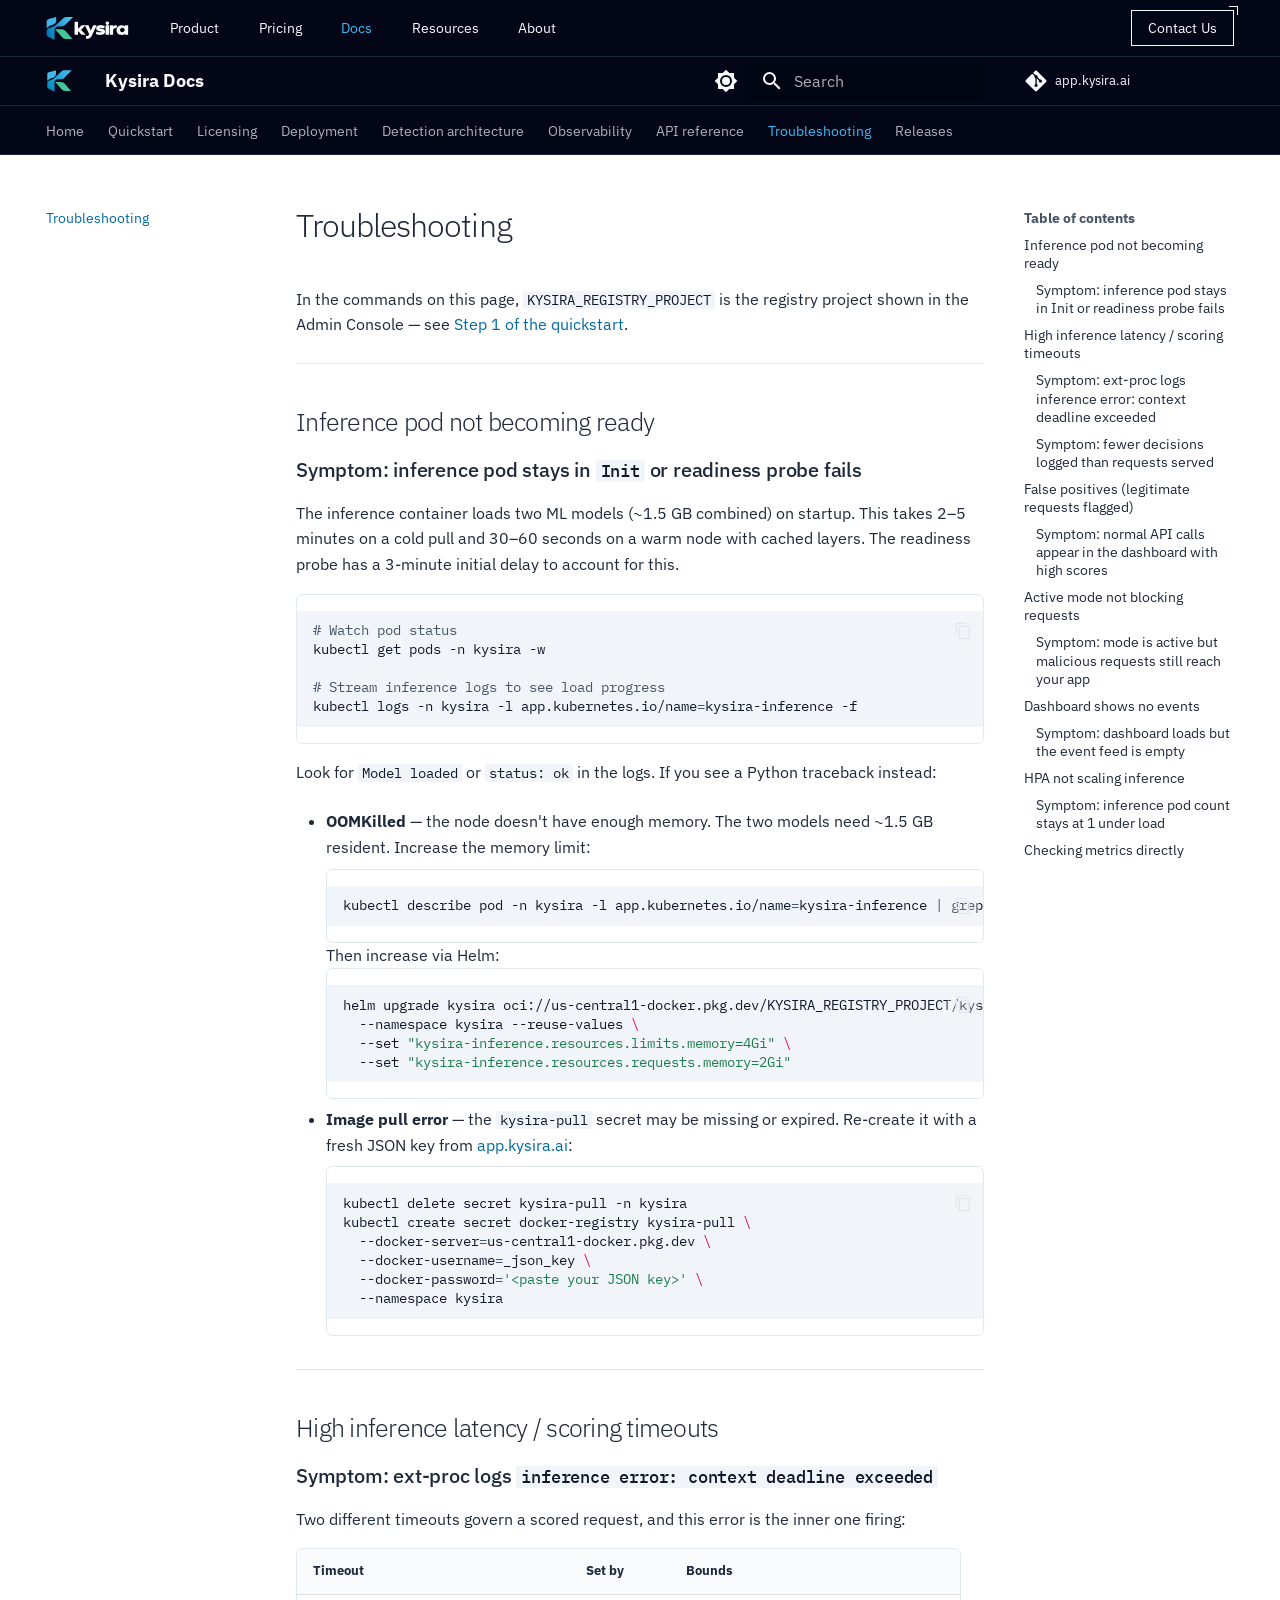
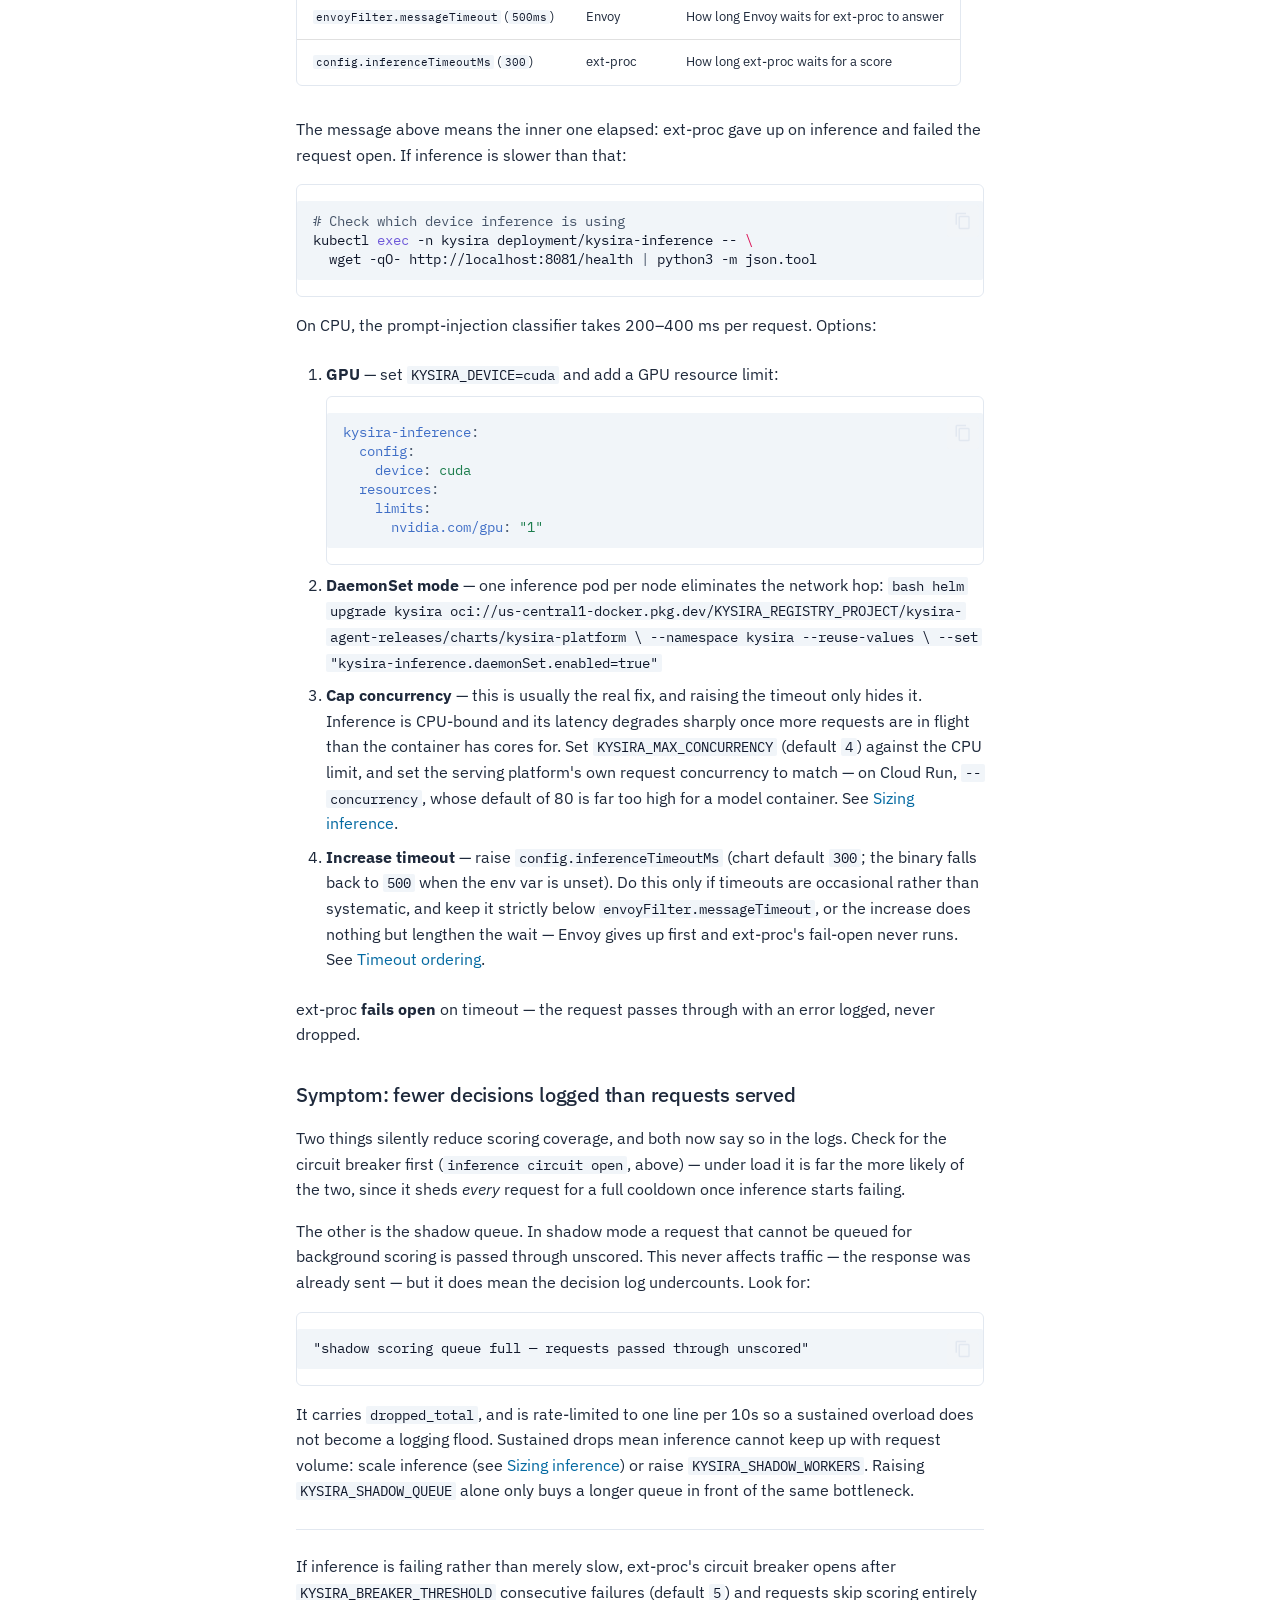
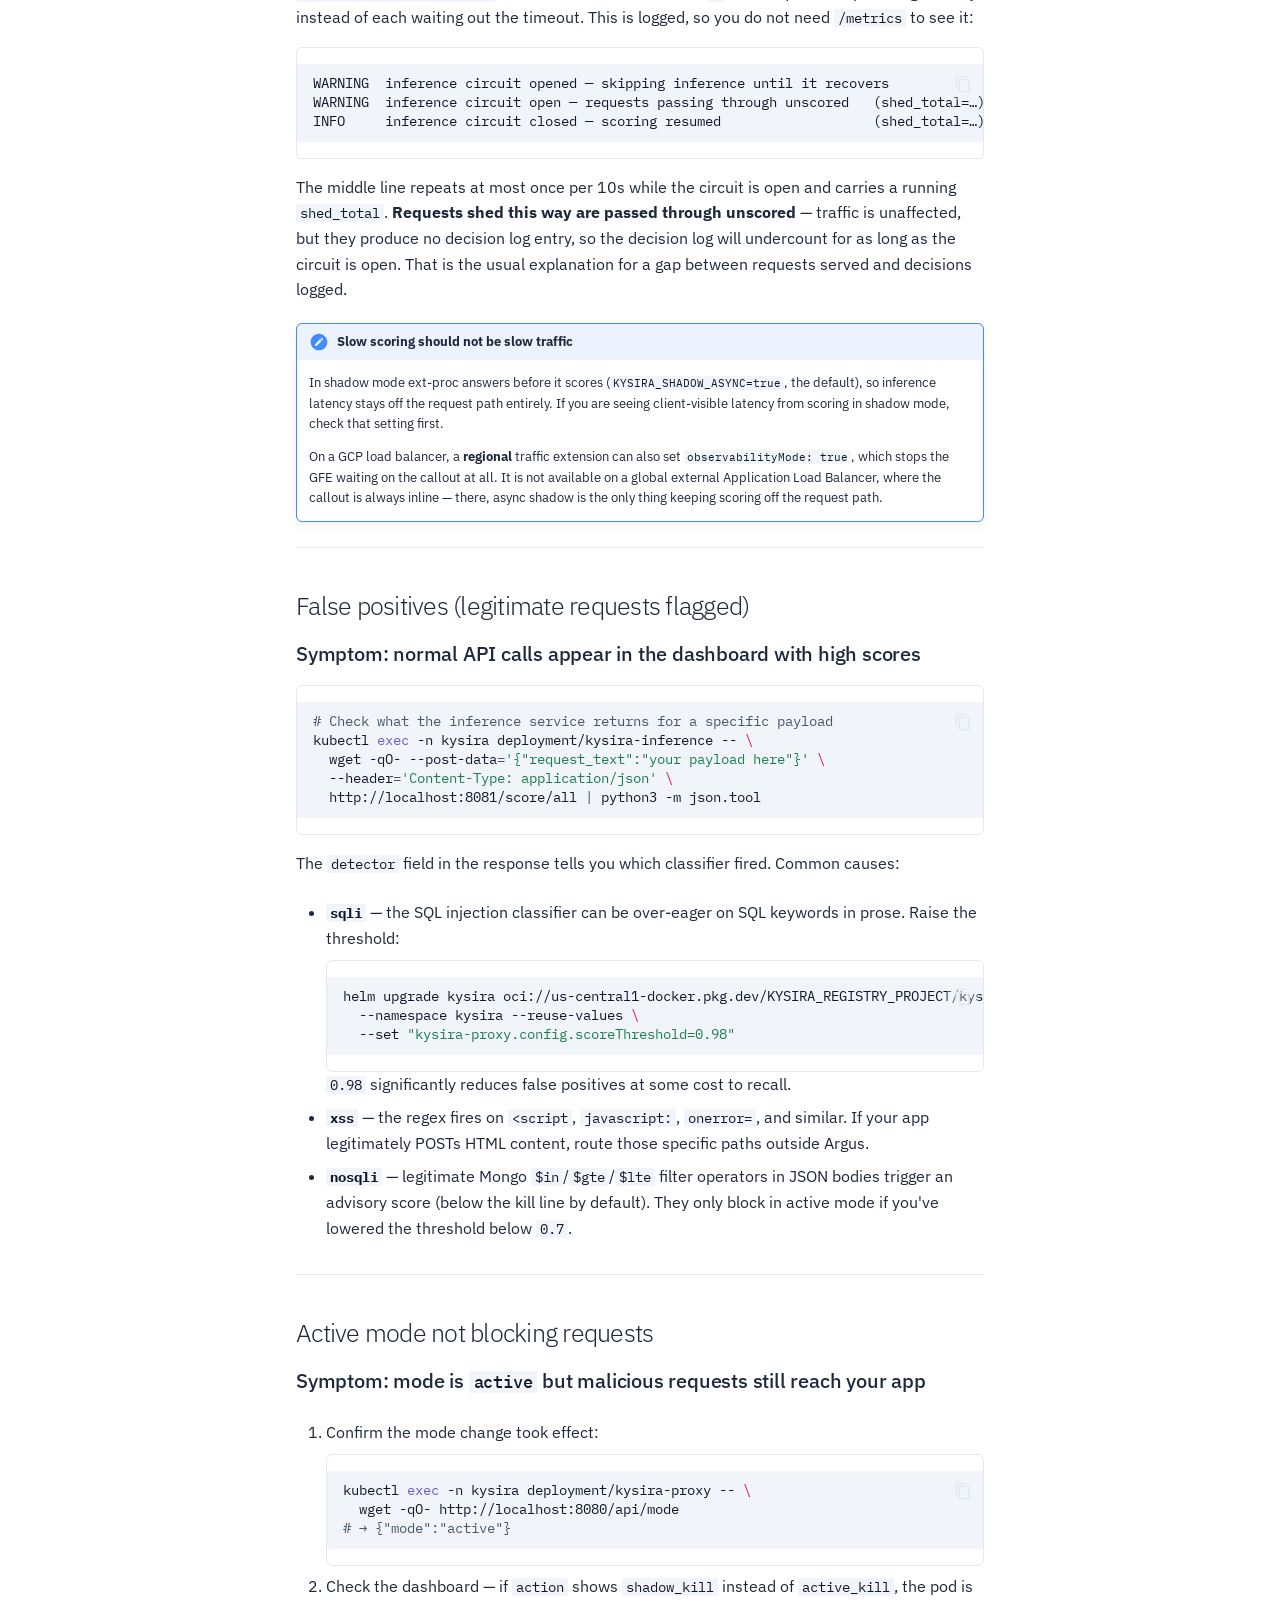
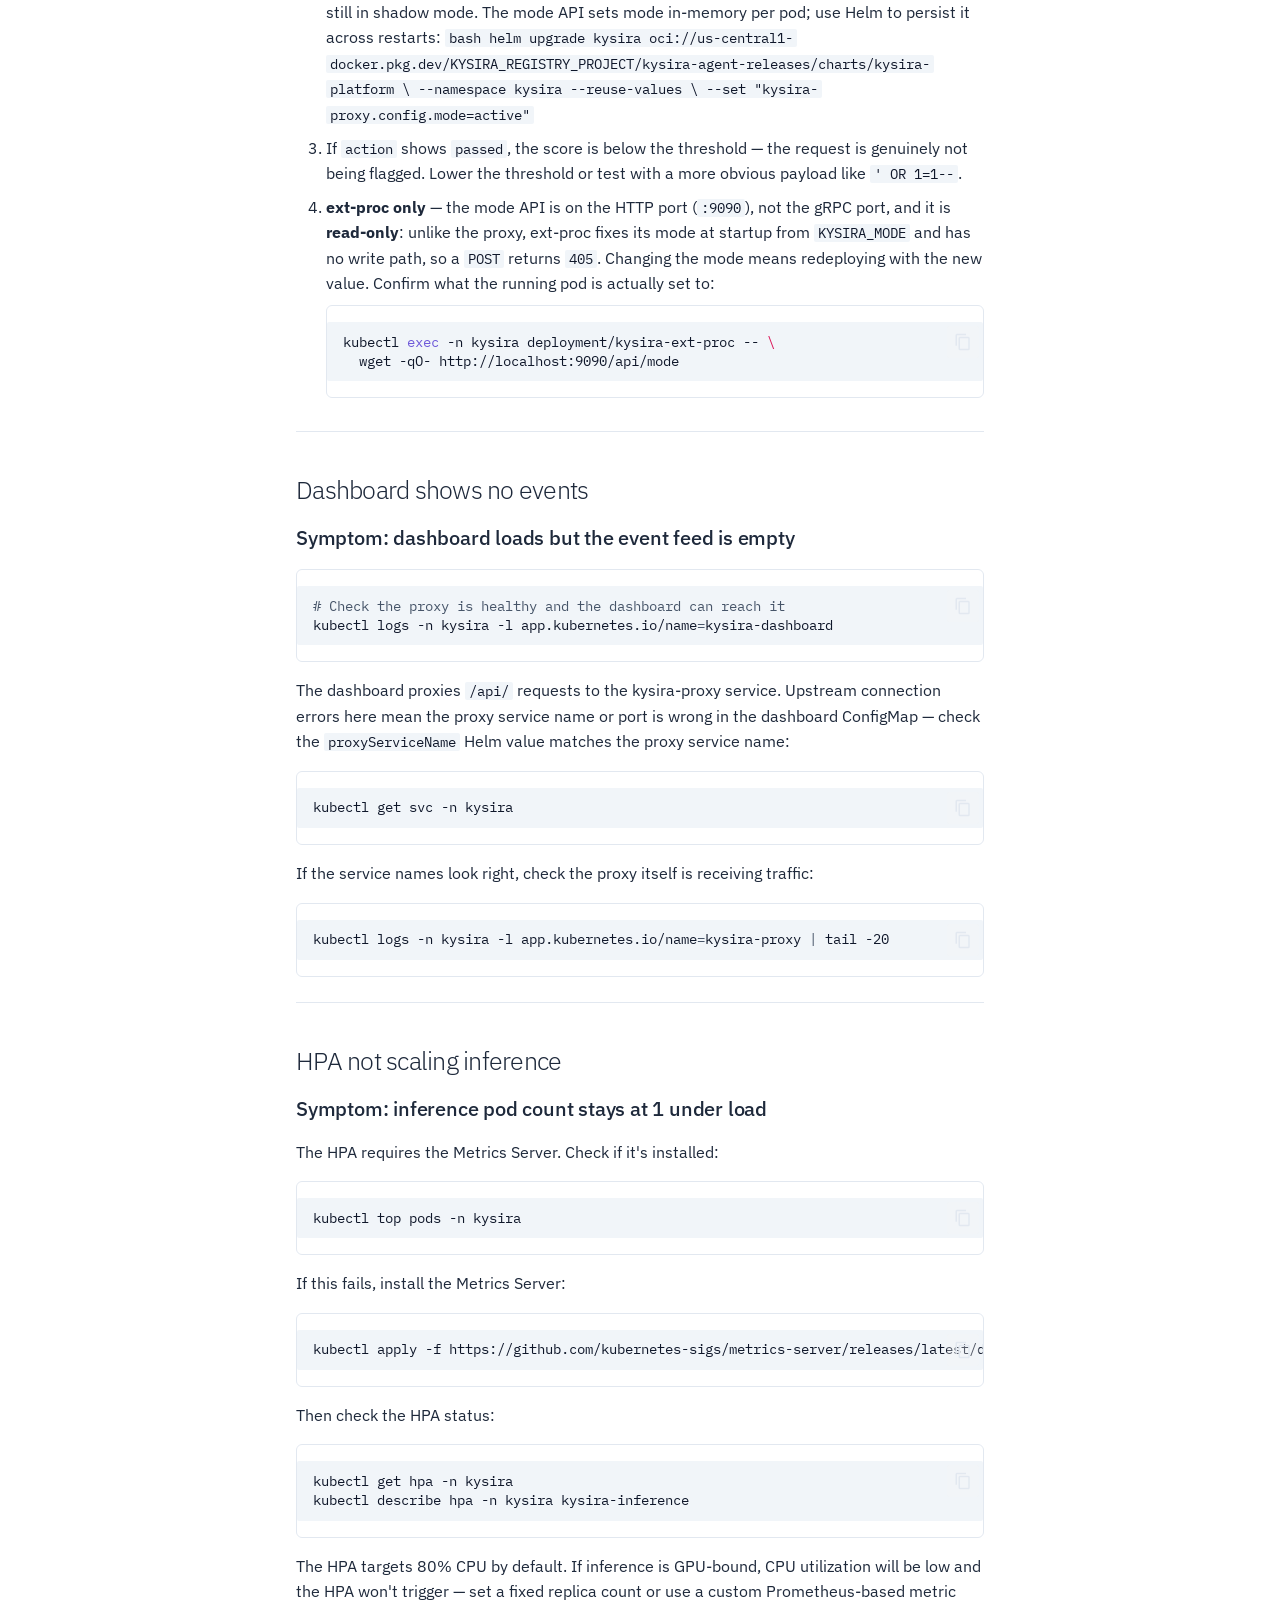
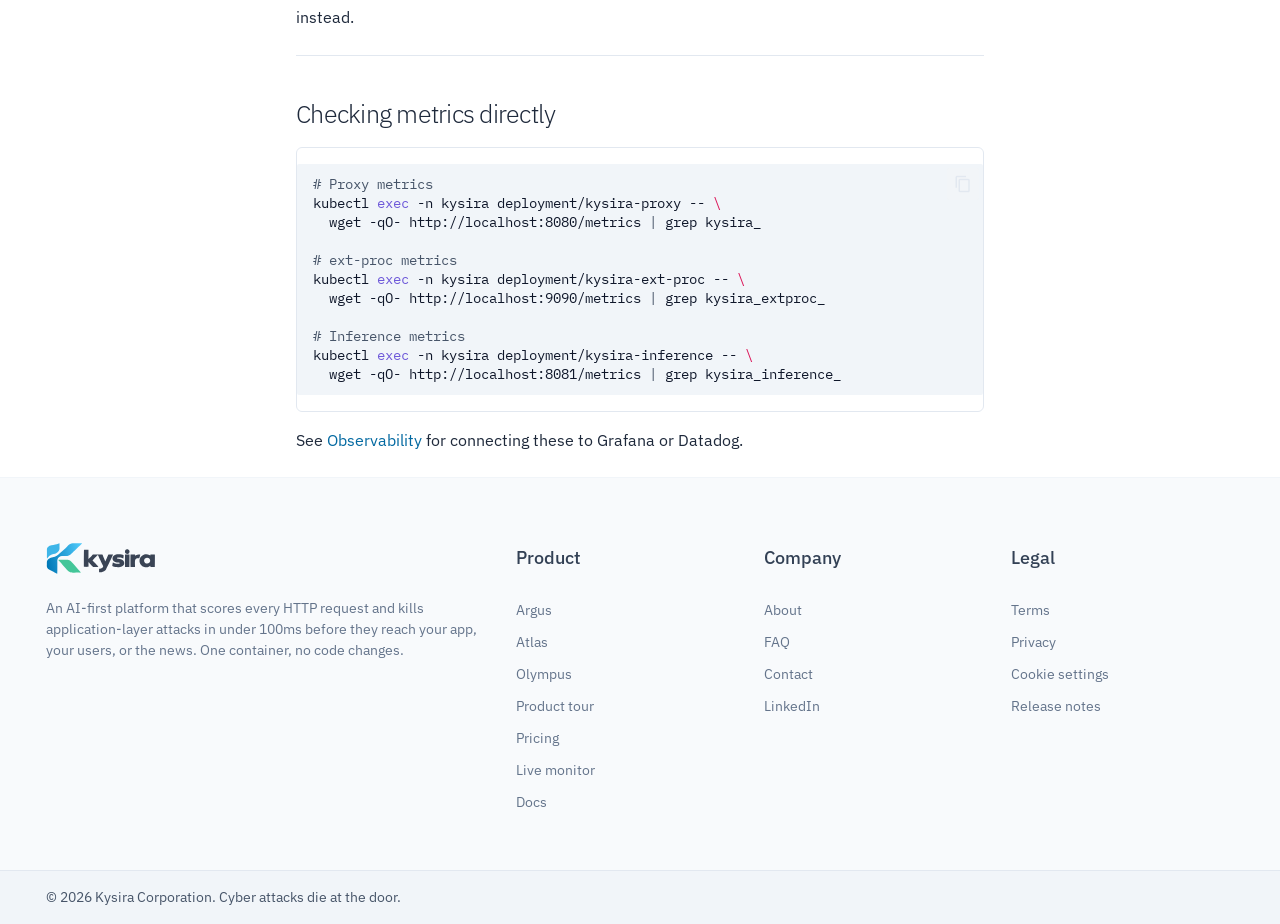
<file: troubleshooting/index.html>
<!doctype html><html lang=en class=no-js> <head><meta charset=utf-8><meta name=viewport content="width=device-width,initial-scale=1"><meta name=description content="Kysira WAF — deployment, integration, and API reference for AI-powered request inspection"><link href=https://docs.kysira.ai/troubleshooting/ rel=canonical><link href=../api-reference/ rel=prev><link href=../releases/ rel=next><link rel=icon href=../assets/kysira-icon.svg><meta name=generator content="mkdocs-1.6.1, mkdocs-material-9.8.2"><title>Troubleshooting - Kysira Docs</title><link rel=stylesheet href=../assets/stylesheets/main.57a0d79d.min.css><link rel=stylesheet href=../assets/stylesheets/palette.fb2fffe2.min.css><link rel=stylesheet href="https://fonts.googleapis.com/css2?family=IBM+Plex+Mono:wght@400;500;600&family=IBM+Plex+Sans:ital,wght@0,300;0,400;0,500;0,600;0,700;1,400&display=swap"><link rel=stylesheet href=../stylesheets/extra.css><link rel=stylesheet href=../stylesheets/site-chrome.css><script>__md_scope=new URL("..",location),__md_hash=e=>[...e].reduce(((e,_)=>(e<<5)-e+_.charCodeAt(0)),0),__md_get=(e,_=localStorage,t=__md_scope)=>JSON.parse(_.getItem(t.pathname+"."+e)),__md_set=(e,_,t=localStorage,a=__md_scope)=>{try{t.setItem(a.pathname+"."+e,JSON.stringify(_))}catch(e){}}</script></head> <body dir=ltr data-md-color-scheme=default data-md-color-primary=custom data-md-color-accent=custom> <input class=md-toggle data-md-toggle=drawer type=checkbox id=__drawer autocomplete=off> <input class=md-toggle data-md-toggle=search type=checkbox id=__search autocomplete=off> <label class=md-overlay for=__drawer></label> <div data-md-component=skip> <a href=#troubleshooting class=md-skip> Skip to content </a> </div> <div data-md-component=announce> <aside class=md-banner> <div class="md-banner__inner md-grid md-typeset"> <nav class=site-bar aria-label="Kysira website"> <div class=site-bar__inner> <a href=https://kysira.ai/ class=site-bar__brand> <img src=../assets/kysira-wordmark-on-dark.svg alt=Kysira width=83 height=24> </a> <ul class=site-bar__links> <li class="site-bar__item site-bar__item--menu"> <button type=button class=site-bar__link>Product</button> <ul class=site-bar__panel> <li><a href=https://kysira.ai/argus>Argus</a></li> <li><a href=https://kysira.ai/atlas>Atlas</a></li> <li><a href=https://kysira.ai/olympus>Olympus</a></li> <li><a href=https://kysira.ai/features>Product tour</a></li> </ul> </li> <li class=site-bar__item> <a class=site-bar__link href=https://kysira.ai/pricing>Pricing</a> </li> <li class=site-bar__item> <a class=site-bar__link href=../ aria-current=true>Docs</a> </li> <li class="site-bar__item site-bar__item--menu"> <button type=button class=site-bar__link>Resources</button> <ul class=site-bar__panel> <li><a href=https://live.kysira.ai>Live monitor</a></li> <li><a href=https://kysira.ai/faq>FAQ</a></li> <li><a href=https://kysira.ai/terms>Terms</a></li> </ul> </li> <li class=site-bar__item> <a class=site-bar__link href=https://kysira.ai/about>About</a> </li> </ul> <a class=site-bar__cta href=https://kysira.ai/contact>Contact Us</a> </div> </nav> </div> </aside> </div> <header class=md-header data-md-component=header> <nav class="md-header__inner md-grid" aria-label=Header> <a href=.. title="Kysira Docs" class="md-header__button md-logo" aria-label="Kysira Docs" data-md-component=logo> <img src=../assets/kysira-icon.svg alt=logo> </a> <label class="md-header__button md-icon" for=__drawer> <svg xmlns=http://www.w3.org/2000/svg viewbox="0 0 24 24"><path d="M3 6h18v2H3zm0 5h18v2H3zm0 5h18v2H3z"/></svg> </label> <div class=md-header__title data-md-component=header-title> <div class=md-header__ellipsis> <div class=md-header__topic> <span class=md-ellipsis> Kysira Docs </span> </div> <div class=md-header__topic data-md-component=header-topic> <span class=md-ellipsis> Troubleshooting </span> </div> </div> </div> <form class=md-header__option data-md-component=palette> <input class=md-option data-md-color-media data-md-color-scheme=default data-md-color-primary=custom data-md-color-accent=custom aria-label="Switch to dark mode" type=radio name=__palette id=__palette_0> <label class="md-header__button md-icon" title="Switch to dark mode" for=__palette_1 hidden> <svg xmlns=http://www.w3.org/2000/svg viewbox="0 0 24 24"><path d="M12 8a4 4 0 0 0-4 4 4 4 0 0 0 4 4 4 4 0 0 0 4-4 4 4 0 0 0-4-4m0 10a6 6 0 0 1-6-6 6 6 0 0 1 6-6 6 6 0 0 1 6 6 6 6 0 0 1-6 6m8-9.31V4h-4.69L12 .69 8.69 4H4v4.69L.69 12 4 15.31V20h4.69L12 23.31 15.31 20H20v-4.69L23.31 12z"/></svg> </label> <input class=md-option data-md-color-media data-md-color-scheme=slate data-md-color-primary=custom data-md-color-accent=custom aria-label="Switch to light mode" type=radio name=__palette id=__palette_1> <label class="md-header__button md-icon" title="Switch to light mode" for=__palette_0 hidden> <svg xmlns=http://www.w3.org/2000/svg viewbox="0 0 24 24"><path d="M12 18c-.89 0-1.74-.2-2.5-.55C11.56 16.5 13 14.42 13 12s-1.44-4.5-3.5-5.45C10.26 6.2 11.11 6 12 6a6 6 0 0 1 6 6 6 6 0 0 1-6 6m8-9.31V4h-4.69L12 .69 8.69 4H4v4.69L.69 12 4 15.31V20h4.69L12 23.31 15.31 20H20v-4.69L23.31 12z"/></svg> </label> </form> <script>var palette=__md_get("__palette");if(palette&&palette.color){if("(prefers-color-scheme)"===palette.color.media){var media=matchMedia("(prefers-color-scheme: light)"),input=document.querySelector(media.matches?"[data-md-color-media='(prefers-color-scheme: light)']":"[data-md-color-media='(prefers-color-scheme: dark)']");palette.color.media=input.getAttribute("data-md-color-media"),palette.color.scheme=input.getAttribute("data-md-color-scheme"),palette.color.primary=input.getAttribute("data-md-color-primary"),palette.color.accent=input.getAttribute("data-md-color-accent")}for(var[key,value]of Object.entries(palette.color))document.body.setAttribute("data-md-color-"+key,value)}</script> <label class="md-header__button md-icon" for=__search> <svg xmlns=http://www.w3.org/2000/svg viewbox="0 0 24 24"><path d="M9.5 3A6.5 6.5 0 0 1 16 9.5c0 1.61-.59 3.09-1.56 4.23l.27.27h.79l5 5-1.5 1.5-5-5v-.79l-.27-.27A6.52 6.52 0 0 1 9.5 16 6.5 6.5 0 0 1 3 9.5 6.5 6.5 0 0 1 9.5 3m0 2C7 5 5 7 5 9.5S7 14 9.5 14 14 12 14 9.5 12 5 9.5 5"/></svg> </label> <div class=md-search data-md-component=search role=dialog> <label class=md-search__overlay for=__search></label> <div class=md-search__inner role=search> <form class=md-search__form name=search> <input type=text class=md-search__input name=query aria-label=Search placeholder=Search autocapitalize=off autocorrect=off autocomplete=off spellcheck=false data-md-component=search-query required> <label class="md-search__icon md-icon" for=__search> <svg xmlns=http://www.w3.org/2000/svg viewbox="0 0 24 24"><path d="M9.5 3A6.5 6.5 0 0 1 16 9.5c0 1.61-.59 3.09-1.56 4.23l.27.27h.79l5 5-1.5 1.5-5-5v-.79l-.27-.27A6.52 6.52 0 0 1 9.5 16 6.5 6.5 0 0 1 3 9.5 6.5 6.5 0 0 1 9.5 3m0 2C7 5 5 7 5 9.5S7 14 9.5 14 14 12 14 9.5 12 5 9.5 5"/></svg> <svg xmlns=http://www.w3.org/2000/svg viewbox="0 0 24 24"><path d="M20 11v2H8l5.5 5.5-1.42 1.42L4.16 12l7.92-7.92L13.5 5.5 8 11z"/></svg> </label> <nav class=md-search__options aria-label=Search> <button type=reset class="md-search__icon md-icon" title=Clear aria-label=Clear tabindex=-1> <svg xmlns=http://www.w3.org/2000/svg viewbox="0 0 24 24"><path d="M19 6.41 17.59 5 12 10.59 6.41 5 5 6.41 10.59 12 5 17.59 6.41 19 12 13.41 17.59 19 19 17.59 13.41 12z"/></svg> </button> </nav> <div class=md-search__suggest data-md-component=search-suggest></div> </form> <div class=md-search__output> <div class=md-search__scrollwrap tabindex=0 data-md-scrollfix> <div class=md-search-result data-md-component=search-result> <div class=md-search-result__meta> Initializing search </div> <ol class=md-search-result__list role=presentation></ol> </div> </div> </div> </div> </div> <div class=md-header__source> <a href=https://app.kysira.ai title="Go to repository" class=md-source data-md-component=source> <div class="md-source__icon md-icon"> <svg xmlns=http://www.w3.org/2000/svg viewbox="0 0 448 512"><!-- Font Awesome Free 7.1.0 by @fontawesome - https://fontawesome.com License - https://fontawesome.com/license/free (Icons: CC BY 4.0, Fonts: SIL OFL 1.1, Code: MIT License) Copyright 2025 Fonticons, Inc.--><path d="M439.6 236.1 244 40.5c-5.4-5.5-12.8-8.5-20.4-8.5s-15 3-20.4 8.4L162.5 81l51.5 51.5c27.1-9.1 52.7 16.8 43.4 43.7l49.7 49.7c34.2-11.8 61.2 31 35.5 56.7-26.5 26.5-70.2-2.9-56-37.3L240.3 199v121.9c25.3 12.5 22.3 41.8 9.1 55-6.4 6.4-15.2 10.1-24.3 10.1s-17.8-3.6-24.3-10.1c-17.6-17.6-11.1-46.9 11.2-56v-123c-20.8-8.5-24.6-30.7-18.6-45L142.6 101 8.5 235.1C3 240.6 0 247.9 0 255.5s3 15 8.5 20.4l195.6 195.7c5.4 5.4 12.7 8.4 20.4 8.4s15-3 20.4-8.4l194.7-194.7c5.4-5.4 8.4-12.8 8.4-20.4s-3-15-8.4-20.4"/></svg> </div> <div class=md-source__repository> app.kysira.ai </div> </a> </div> </nav> </header> <div class=md-container data-md-component=container> <nav class=md-tabs aria-label=Tabs data-md-component=tabs> <div class=md-grid> <ul class=md-tabs__list> <li class=md-tabs__item> <a href=.. class=md-tabs__link> Home </a> </li> <li class=md-tabs__item> <a href=../quickstart/ class=md-tabs__link> Quickstart </a> </li> <li class=md-tabs__item> <a href=../licensing/ class=md-tabs__link> Licensing </a> </li> <li class=md-tabs__item> <a href=../deployment/ class=md-tabs__link> Deployment </a> </li> <li class=md-tabs__item> <a href=../detection-architecture/ class=md-tabs__link> Detection architecture </a> </li> <li class=md-tabs__item> <a href=../observability/ class=md-tabs__link> Observability </a> </li> <li class=md-tabs__item> <a href=../api-reference/ class=md-tabs__link> API reference </a> </li> <li class="md-tabs__item md-tabs__item--active"> <a href=./ class=md-tabs__link> Troubleshooting </a> </li> <li class=md-tabs__item> <a href=../releases/ class=md-tabs__link> Releases </a> </li> </ul> </div> </nav> <main class=md-main data-md-component=main> <div class="md-main__inner md-grid"> <div class="md-sidebar md-sidebar--primary" data-md-component=sidebar data-md-type=navigation> <div class=md-sidebar__scrollwrap> <div class=md-sidebar__inner> <nav class="md-nav md-nav--primary md-nav--lifted" aria-label=Navigation data-md-level=0> <label class=md-nav__title for=__drawer> <a href=.. title="Kysira Docs" class="md-nav__button md-logo" aria-label="Kysira Docs" data-md-component=logo> <img src=../assets/kysira-icon.svg alt=logo> </a> Kysira Docs </label> <div class=md-nav__source> <a href=https://app.kysira.ai title="Go to repository" class=md-source data-md-component=source> <div class="md-source__icon md-icon"> <svg xmlns=http://www.w3.org/2000/svg viewbox="0 0 448 512"><!-- Font Awesome Free 7.1.0 by @fontawesome - https://fontawesome.com License - https://fontawesome.com/license/free (Icons: CC BY 4.0, Fonts: SIL OFL 1.1, Code: MIT License) Copyright 2025 Fonticons, Inc.--><path d="M439.6 236.1 244 40.5c-5.4-5.5-12.8-8.5-20.4-8.5s-15 3-20.4 8.4L162.5 81l51.5 51.5c27.1-9.1 52.7 16.8 43.4 43.7l49.7 49.7c34.2-11.8 61.2 31 35.5 56.7-26.5 26.5-70.2-2.9-56-37.3L240.3 199v121.9c25.3 12.5 22.3 41.8 9.1 55-6.4 6.4-15.2 10.1-24.3 10.1s-17.8-3.6-24.3-10.1c-17.6-17.6-11.1-46.9 11.2-56v-123c-20.8-8.5-24.6-30.7-18.6-45L142.6 101 8.5 235.1C3 240.6 0 247.9 0 255.5s3 15 8.5 20.4l195.6 195.7c5.4 5.4 12.7 8.4 20.4 8.4s15-3 20.4-8.4l194.7-194.7c5.4-5.4 8.4-12.8 8.4-20.4s-3-15-8.4-20.4"/></svg> </div> <div class=md-source__repository> app.kysira.ai </div> </a> </div> <ul class=md-nav__list data-md-scrollfix> <li class=md-nav__item> <a href=.. class=md-nav__link> <span class=md-ellipsis> Home </span> </a> </li> <li class=md-nav__item> <a href=../quickstart/ class=md-nav__link> <span class=md-ellipsis> Quickstart </span> </a> </li> <li class=md-nav__item> <a href=../licensing/ class=md-nav__link> <span class=md-ellipsis> Licensing </span> </a> </li> <li class="md-nav__item md-nav__item--nested"> <input class="md-nav__toggle md-toggle " type=checkbox id=__nav_4> <label class=md-nav__link for=__nav_4 id=__nav_4_label tabindex=0> <span class=md-ellipsis> Deployment </span> <span class="md-nav__icon md-icon"></span> </label> <nav class=md-nav data-md-level=1 aria-labelledby=__nav_4_label aria-expanded=false> <label class=md-nav__title for=__nav_4> <span class="md-nav__icon md-icon"></span> Deployment </label> <ul class=md-nav__list data-md-scrollfix> <li class=md-nav__item> <a href=../deployment/ class=md-nav__link> <span class=md-ellipsis> Overview </span> </a> </li> <li class=md-nav__item> <a href=../deployment-kubernetes/ class=md-nav__link> <span class=md-ellipsis> Kubernetes </span> </a> </li> <li class=md-nav__item> <a href=../deployment-gcp/ class=md-nav__link> <span class=md-ellipsis> GCP Cloud Run </span> </a> </li> <li class=md-nav__item> <a href=../client-deployment/ class=md-nav__link> <span class=md-ellipsis> Client deployment </span> </a> </li> </ul> </nav> </li> <li class=md-nav__item> <a href=../detection-architecture/ class=md-nav__link> <span class=md-ellipsis> Detection architecture </span> </a> </li> <li class=md-nav__item> <a href=../observability/ class=md-nav__link> <span class=md-ellipsis> Observability </span> </a> </li> <li class=md-nav__item> <a href=../api-reference/ class=md-nav__link> <span class=md-ellipsis> API reference </span> </a> </li> <li class="md-nav__item md-nav__item--active"> <input class="md-nav__toggle md-toggle" type=checkbox id=__toc> <label class="md-nav__link md-nav__link--active" for=__toc> <span class=md-ellipsis> Troubleshooting </span> <span class="md-nav__icon md-icon"></span> </label> <a href=./ class="md-nav__link md-nav__link--active"> <span class=md-ellipsis> Troubleshooting </span> </a> <nav class="md-nav md-nav--secondary" aria-label="Table of contents"> <label class=md-nav__title for=__toc> <span class="md-nav__icon md-icon"></span> Table of contents </label> <ul class=md-nav__list data-md-component=toc data-md-scrollfix> <li class=md-nav__item> <a href=#inference-pod-not-becoming-ready class=md-nav__link> <span class=md-ellipsis> Inference pod not becoming ready </span> </a> <nav class=md-nav aria-label="Inference pod not becoming ready"> <ul class=md-nav__list> <li class=md-nav__item> <a href=#symptom-inference-pod-stays-in-init-or-readiness-probe-fails class=md-nav__link> <span class=md-ellipsis> Symptom: inference pod stays in Init or readiness probe fails </span> </a> </li> </ul> </nav> </li> <li class=md-nav__item> <a href=#high-inference-latency-scoring-timeouts class=md-nav__link> <span class=md-ellipsis> High inference latency / scoring timeouts </span> </a> <nav class=md-nav aria-label="High inference latency / scoring timeouts"> <ul class=md-nav__list> <li class=md-nav__item> <a href=#symptom-ext-proc-logs-inference-error-context-deadline-exceeded class=md-nav__link> <span class=md-ellipsis> Symptom: ext-proc logs inference error: context deadline exceeded </span> </a> </li> <li class=md-nav__item> <a href=#symptom-fewer-decisions-logged-than-requests-served class=md-nav__link> <span class=md-ellipsis> Symptom: fewer decisions logged than requests served </span> </a> </li> </ul> </nav> </li> <li class=md-nav__item> <a href=#false-positives-legitimate-requests-flagged class=md-nav__link> <span class=md-ellipsis> False positives (legitimate requests flagged) </span> </a> <nav class=md-nav aria-label="False positives (legitimate requests flagged)"> <ul class=md-nav__list> <li class=md-nav__item> <a href=#symptom-normal-api-calls-appear-in-the-dashboard-with-high-scores class=md-nav__link> <span class=md-ellipsis> Symptom: normal API calls appear in the dashboard with high scores </span> </a> </li> </ul> </nav> </li> <li class=md-nav__item> <a href=#active-mode-not-blocking-requests class=md-nav__link> <span class=md-ellipsis> Active mode not blocking requests </span> </a> <nav class=md-nav aria-label="Active mode not blocking requests"> <ul class=md-nav__list> <li class=md-nav__item> <a href=#symptom-mode-is-active-but-malicious-requests-still-reach-your-app class=md-nav__link> <span class=md-ellipsis> Symptom: mode is active but malicious requests still reach your app </span> </a> </li> </ul> </nav> </li> <li class=md-nav__item> <a href=#dashboard-shows-no-events class=md-nav__link> <span class=md-ellipsis> Dashboard shows no events </span> </a> <nav class=md-nav aria-label="Dashboard shows no events"> <ul class=md-nav__list> <li class=md-nav__item> <a href=#symptom-dashboard-loads-but-the-event-feed-is-empty class=md-nav__link> <span class=md-ellipsis> Symptom: dashboard loads but the event feed is empty </span> </a> </li> </ul> </nav> </li> <li class=md-nav__item> <a href=#hpa-not-scaling-inference class=md-nav__link> <span class=md-ellipsis> HPA not scaling inference </span> </a> <nav class=md-nav aria-label="HPA not scaling inference"> <ul class=md-nav__list> <li class=md-nav__item> <a href=#symptom-inference-pod-count-stays-at-1-under-load class=md-nav__link> <span class=md-ellipsis> Symptom: inference pod count stays at 1 under load </span> </a> </li> </ul> </nav> </li> <li class=md-nav__item> <a href=#checking-metrics-directly class=md-nav__link> <span class=md-ellipsis> Checking metrics directly </span> </a> </li> </ul> </nav> </li> <li class=md-nav__item> <a href=../releases/ class=md-nav__link> <span class=md-ellipsis> Releases </span> </a> </li> </ul> </nav> </div> </div> </div> <div class="md-sidebar md-sidebar--secondary" data-md-component=sidebar data-md-type=toc> <div class=md-sidebar__scrollwrap> <div class=md-sidebar__inner> <nav class="md-nav md-nav--secondary" aria-label="Table of contents"> <label class=md-nav__title for=__toc> <span class="md-nav__icon md-icon"></span> Table of contents </label> <ul class=md-nav__list data-md-component=toc data-md-scrollfix> <li class=md-nav__item> <a href=#inference-pod-not-becoming-ready class=md-nav__link> <span class=md-ellipsis> Inference pod not becoming ready </span> </a> <nav class=md-nav aria-label="Inference pod not becoming ready"> <ul class=md-nav__list> <li class=md-nav__item> <a href=#symptom-inference-pod-stays-in-init-or-readiness-probe-fails class=md-nav__link> <span class=md-ellipsis> Symptom: inference pod stays in Init or readiness probe fails </span> </a> </li> </ul> </nav> </li> <li class=md-nav__item> <a href=#high-inference-latency-scoring-timeouts class=md-nav__link> <span class=md-ellipsis> High inference latency / scoring timeouts </span> </a> <nav class=md-nav aria-label="High inference latency / scoring timeouts"> <ul class=md-nav__list> <li class=md-nav__item> <a href=#symptom-ext-proc-logs-inference-error-context-deadline-exceeded class=md-nav__link> <span class=md-ellipsis> Symptom: ext-proc logs inference error: context deadline exceeded </span> </a> </li> <li class=md-nav__item> <a href=#symptom-fewer-decisions-logged-than-requests-served class=md-nav__link> <span class=md-ellipsis> Symptom: fewer decisions logged than requests served </span> </a> </li> </ul> </nav> </li> <li class=md-nav__item> <a href=#false-positives-legitimate-requests-flagged class=md-nav__link> <span class=md-ellipsis> False positives (legitimate requests flagged) </span> </a> <nav class=md-nav aria-label="False positives (legitimate requests flagged)"> <ul class=md-nav__list> <li class=md-nav__item> <a href=#symptom-normal-api-calls-appear-in-the-dashboard-with-high-scores class=md-nav__link> <span class=md-ellipsis> Symptom: normal API calls appear in the dashboard with high scores </span> </a> </li> </ul> </nav> </li> <li class=md-nav__item> <a href=#active-mode-not-blocking-requests class=md-nav__link> <span class=md-ellipsis> Active mode not blocking requests </span> </a> <nav class=md-nav aria-label="Active mode not blocking requests"> <ul class=md-nav__list> <li class=md-nav__item> <a href=#symptom-mode-is-active-but-malicious-requests-still-reach-your-app class=md-nav__link> <span class=md-ellipsis> Symptom: mode is active but malicious requests still reach your app </span> </a> </li> </ul> </nav> </li> <li class=md-nav__item> <a href=#dashboard-shows-no-events class=md-nav__link> <span class=md-ellipsis> Dashboard shows no events </span> </a> <nav class=md-nav aria-label="Dashboard shows no events"> <ul class=md-nav__list> <li class=md-nav__item> <a href=#symptom-dashboard-loads-but-the-event-feed-is-empty class=md-nav__link> <span class=md-ellipsis> Symptom: dashboard loads but the event feed is empty </span> </a> </li> </ul> </nav> </li> <li class=md-nav__item> <a href=#hpa-not-scaling-inference class=md-nav__link> <span class=md-ellipsis> HPA not scaling inference </span> </a> <nav class=md-nav aria-label="HPA not scaling inference"> <ul class=md-nav__list> <li class=md-nav__item> <a href=#symptom-inference-pod-count-stays-at-1-under-load class=md-nav__link> <span class=md-ellipsis> Symptom: inference pod count stays at 1 under load </span> </a> </li> </ul> </nav> </li> <li class=md-nav__item> <a href=#checking-metrics-directly class=md-nav__link> <span class=md-ellipsis> Checking metrics directly </span> </a> </li> </ul> </nav> </div> </div> </div> <div class=md-content data-md-component=content> <article class="md-content__inner md-typeset"> <h1 id=troubleshooting>Troubleshooting<a class=headerlink href=#troubleshooting title="Permanent link">&para;</a></h1> <p>In the commands on this page, <code>KYSIRA_REGISTRY_PROJECT</code> is the registry project shown in the Admin Console — see <a href=../quickstart/#step-1-get-your-image-credentials>Step 1 of the quickstart</a>.</p> <hr> <h2 id=inference-pod-not-becoming-ready>Inference pod not becoming ready<a class=headerlink href=#inference-pod-not-becoming-ready title="Permanent link">&para;</a></h2> <h3 id=symptom-inference-pod-stays-in-init-or-readiness-probe-fails>Symptom: inference pod stays in <code>Init</code> or readiness probe fails<a class=headerlink href=#symptom-inference-pod-stays-in-init-or-readiness-probe-fails title="Permanent link">&para;</a></h3> <p>The inference container loads two ML models (~1.5 GB combined) on startup. This takes 2–5 minutes on a cold pull and 30–60 seconds on a warm node with cached layers. The readiness probe has a 3-minute initial delay to account for this.</p> <div class="language-bash highlight"><pre><span></span><code><span id=__span-0-1><a id=__codelineno-0-1 name=__codelineno-0-1 href=#__codelineno-0-1></a><span class=c1># Watch pod status</span>
</span><span id=__span-0-2><a id=__codelineno-0-2 name=__codelineno-0-2 href=#__codelineno-0-2></a>kubectl<span class=w> </span>get<span class=w> </span>pods<span class=w> </span>-n<span class=w> </span>kysira<span class=w> </span>-w
</span><span id=__span-0-3><a id=__codelineno-0-3 name=__codelineno-0-3 href=#__codelineno-0-3></a>
</span><span id=__span-0-4><a id=__codelineno-0-4 name=__codelineno-0-4 href=#__codelineno-0-4></a><span class=c1># Stream inference logs to see load progress</span>
</span><span id=__span-0-5><a id=__codelineno-0-5 name=__codelineno-0-5 href=#__codelineno-0-5></a>kubectl<span class=w> </span>logs<span class=w> </span>-n<span class=w> </span>kysira<span class=w> </span>-l<span class=w> </span>app.kubernetes.io/name<span class=o>=</span>kysira-inference<span class=w> </span>-f
</span></code></pre></div> <p>Look for <code>Model loaded</code> or <code>status: ok</code> in the logs. If you see a Python traceback instead:</p> <ul> <li> <p><strong>OOMKilled</strong> — the node doesn't have enough memory. The two models need ~1.5 GB resident. Increase the memory limit: <div class="language-bash highlight"><pre><span></span><code><span id=__span-1-1><a id=__codelineno-1-1 name=__codelineno-1-1 href=#__codelineno-1-1></a>kubectl<span class=w> </span>describe<span class=w> </span>pod<span class=w> </span>-n<span class=w> </span>kysira<span class=w> </span>-l<span class=w> </span>app.kubernetes.io/name<span class=o>=</span>kysira-inference<span class=w> </span><span class=p>|</span><span class=w> </span>grep<span class=w> </span>-A5<span class=w> </span>OOMKilled
</span></code></pre></div> Then increase via Helm: <div class="language-bash highlight"><pre><span></span><code><span id=__span-2-1><a id=__codelineno-2-1 name=__codelineno-2-1 href=#__codelineno-2-1></a>helm<span class=w> </span>upgrade<span class=w> </span>kysira<span class=w> </span>oci://us-central1-docker.pkg.dev/KYSIRA_REGISTRY_PROJECT/kysira-agent-releases/charts/kysira-platform<span class=w> </span><span class=se>\</span>
</span><span id=__span-2-2><a id=__codelineno-2-2 name=__codelineno-2-2 href=#__codelineno-2-2></a><span class=w>  </span>--namespace<span class=w> </span>kysira<span class=w> </span>--reuse-values<span class=w> </span><span class=se>\</span>
</span><span id=__span-2-3><a id=__codelineno-2-3 name=__codelineno-2-3 href=#__codelineno-2-3></a><span class=w>  </span>--set<span class=w> </span><span class=s2>"kysira-inference.resources.limits.memory=4Gi"</span><span class=w> </span><span class=se>\</span>
</span><span id=__span-2-4><a id=__codelineno-2-4 name=__codelineno-2-4 href=#__codelineno-2-4></a><span class=w>  </span>--set<span class=w> </span><span class=s2>"kysira-inference.resources.requests.memory=2Gi"</span>
</span></code></pre></div></p> </li> <li> <p><strong>Image pull error</strong> — the <code>kysira-pull</code> secret may be missing or expired. Re-create it with a fresh JSON key from <a href=https://app.kysira.ai>app.kysira.ai</a>: <div class="language-bash highlight"><pre><span></span><code><span id=__span-3-1><a id=__codelineno-3-1 name=__codelineno-3-1 href=#__codelineno-3-1></a>kubectl<span class=w> </span>delete<span class=w> </span>secret<span class=w> </span>kysira-pull<span class=w> </span>-n<span class=w> </span>kysira
</span><span id=__span-3-2><a id=__codelineno-3-2 name=__codelineno-3-2 href=#__codelineno-3-2></a>kubectl<span class=w> </span>create<span class=w> </span>secret<span class=w> </span>docker-registry<span class=w> </span>kysira-pull<span class=w> </span><span class=se>\</span>
</span><span id=__span-3-3><a id=__codelineno-3-3 name=__codelineno-3-3 href=#__codelineno-3-3></a><span class=w>  </span>--docker-server<span class=o>=</span>us-central1-docker.pkg.dev<span class=w> </span><span class=se>\</span>
</span><span id=__span-3-4><a id=__codelineno-3-4 name=__codelineno-3-4 href=#__codelineno-3-4></a><span class=w>  </span>--docker-username<span class=o>=</span>_json_key<span class=w> </span><span class=se>\</span>
</span><span id=__span-3-5><a id=__codelineno-3-5 name=__codelineno-3-5 href=#__codelineno-3-5></a><span class=w>  </span>--docker-password<span class=o>=</span><span class=s1>'&lt;paste your JSON key&gt;'</span><span class=w> </span><span class=se>\</span>
</span><span id=__span-3-6><a id=__codelineno-3-6 name=__codelineno-3-6 href=#__codelineno-3-6></a><span class=w>  </span>--namespace<span class=w> </span>kysira
</span></code></pre></div></p> </li> </ul> <hr> <h2 id=high-inference-latency-scoring-timeouts>High inference latency / scoring timeouts<a class=headerlink href=#high-inference-latency-scoring-timeouts title="Permanent link">&para;</a></h2> <h3 id=symptom-ext-proc-logs-inference-error-context-deadline-exceeded>Symptom: ext-proc logs <code>inference error: context deadline exceeded</code><a class=headerlink href=#symptom-ext-proc-logs-inference-error-context-deadline-exceeded title="Permanent link">&para;</a></h3> <p>Two different timeouts govern a scored request, and this error is the inner one firing:</p> <table> <thead> <tr> <th>Timeout</th> <th>Set by</th> <th>Bounds</th> </tr> </thead> <tbody> <tr> <td><code>envoyFilter.messageTimeout</code> (<code>500ms</code>)</td> <td>Envoy</td> <td>How long Envoy waits for ext-proc to answer</td> </tr> <tr> <td><code>config.inferenceTimeoutMs</code> (<code>300</code>)</td> <td>ext-proc</td> <td>How long ext-proc waits for a score</td> </tr> </tbody> </table> <p>The message above means the inner one elapsed: ext-proc gave up on inference and failed the request open. If inference is slower than that:</p> <div class="language-bash highlight"><pre><span></span><code><span id=__span-4-1><a id=__codelineno-4-1 name=__codelineno-4-1 href=#__codelineno-4-1></a><span class=c1># Check which device inference is using</span>
</span><span id=__span-4-2><a id=__codelineno-4-2 name=__codelineno-4-2 href=#__codelineno-4-2></a>kubectl<span class=w> </span><span class=nb>exec</span><span class=w> </span>-n<span class=w> </span>kysira<span class=w> </span>deployment/kysira-inference<span class=w> </span>--<span class=w> </span><span class=se>\</span>
</span><span id=__span-4-3><a id=__codelineno-4-3 name=__codelineno-4-3 href=#__codelineno-4-3></a><span class=w>  </span>wget<span class=w> </span>-qO-<span class=w> </span>http://localhost:8081/health<span class=w> </span><span class=p>|</span><span class=w> </span>python3<span class=w> </span>-m<span class=w> </span>json.tool
</span></code></pre></div> <p>On CPU, the prompt-injection classifier takes 200–400 ms per request. Options:</p> <ol> <li> <p><strong>GPU</strong> — set <code>KYSIRA_DEVICE=cuda</code> and add a GPU resource limit: <div class="language-yaml highlight"><pre><span></span><code><span id=__span-5-1><a id=__codelineno-5-1 name=__codelineno-5-1 href=#__codelineno-5-1></a><span class=nt>kysira-inference</span><span class=p>:</span>
</span><span id=__span-5-2><a id=__codelineno-5-2 name=__codelineno-5-2 href=#__codelineno-5-2></a><span class=w>  </span><span class=nt>config</span><span class=p>:</span>
</span><span id=__span-5-3><a id=__codelineno-5-3 name=__codelineno-5-3 href=#__codelineno-5-3></a><span class=w>    </span><span class=nt>device</span><span class=p>:</span><span class=w> </span><span class="l l-Scalar l-Scalar-Plain">cuda</span>
</span><span id=__span-5-4><a id=__codelineno-5-4 name=__codelineno-5-4 href=#__codelineno-5-4></a><span class=w>  </span><span class=nt>resources</span><span class=p>:</span>
</span><span id=__span-5-5><a id=__codelineno-5-5 name=__codelineno-5-5 href=#__codelineno-5-5></a><span class=w>    </span><span class=nt>limits</span><span class=p>:</span>
</span><span id=__span-5-6><a id=__codelineno-5-6 name=__codelineno-5-6 href=#__codelineno-5-6></a><span class=w>      </span><span class=nt>nvidia.com/gpu</span><span class=p>:</span><span class=w> </span><span class=s>"1"</span>
</span></code></pre></div></p> </li> <li> <p><strong>DaemonSet mode</strong> — one inference pod per node eliminates the network hop: <code>bash helm upgrade kysira oci://us-central1-docker.pkg.dev/KYSIRA_REGISTRY_PROJECT/kysira-agent-releases/charts/kysira-platform \ --namespace kysira --reuse-values \ --set "kysira-inference.daemonSet.enabled=true"</code></p> </li> <li> <p><strong>Cap concurrency</strong> — this is usually the real fix, and raising the timeout only hides it. Inference is CPU-bound and its latency degrades sharply once more requests are in flight than the container has cores for. Set <code>KYSIRA_MAX_CONCURRENCY</code> (default <code>4</code>) against the CPU limit, and set the serving platform's own request concurrency to match — on Cloud Run, <code>--concurrency</code>, whose default of 80 is far too high for a model container. See <a href=../deployment-gcp/#sizing-inference>Sizing inference</a>.</p> </li> <li> <p><strong>Increase timeout</strong> — raise <code>config.inferenceTimeoutMs</code> (chart default <code>300</code>; the binary falls back to <code>500</code> when the env var is unset). Do this only if timeouts are occasional rather than systematic, and keep it strictly below <code>envoyFilter.messageTimeout</code>, or the increase does nothing but lengthen the wait — Envoy gives up first and ext-proc's fail-open never runs. See <a href=../deployment-gcp/#timeout-ordering>Timeout ordering</a>.</p> </li> </ol> <p>ext-proc <strong>fails open</strong> on timeout — the request passes through with an error logged, never dropped.</p> <h3 id=symptom-fewer-decisions-logged-than-requests-served>Symptom: fewer decisions logged than requests served<a class=headerlink href=#symptom-fewer-decisions-logged-than-requests-served title="Permanent link">&para;</a></h3> <p>Two things silently reduce scoring coverage, and both now say so in the logs. Check for the circuit breaker first (<code>inference circuit open</code>, above) — under load it is far the more likely of the two, since it sheds <em>every</em> request for a full cooldown once inference starts failing.</p> <p>The other is the shadow queue. In shadow mode a request that cannot be queued for background scoring is passed through unscored. This never affects traffic — the response was already sent — but it does mean the decision log undercounts. Look for:</p> <div class="language-text highlight"><pre><span></span><code><span id=__span-6-1><a id=__codelineno-6-1 name=__codelineno-6-1 href=#__codelineno-6-1></a>"shadow scoring queue full — requests passed through unscored"
</span></code></pre></div> <p>It carries <code>dropped_total</code>, and is rate-limited to one line per 10s so a sustained overload does not become a logging flood. Sustained drops mean inference cannot keep up with request volume: scale inference (see <a href=../deployment-gcp/#sizing-inference>Sizing inference</a>) or raise <code>KYSIRA_SHADOW_WORKERS</code>. Raising <code>KYSIRA_SHADOW_QUEUE</code> alone only buys a longer queue in front of the same bottleneck.</p> <hr> <p>If inference is failing rather than merely slow, ext-proc's circuit breaker opens after <code>KYSIRA_BREAKER_THRESHOLD</code> consecutive failures (default <code>5</code>) and requests skip scoring entirely instead of each waiting out the timeout. This is logged, so you do not need <code>/metrics</code> to see it:</p> <div class="language-text highlight"><pre><span></span><code><span id=__span-7-1><a id=__codelineno-7-1 name=__codelineno-7-1 href=#__codelineno-7-1></a>WARNING  inference circuit opened — skipping inference until it recovers
</span><span id=__span-7-2><a id=__codelineno-7-2 name=__codelineno-7-2 href=#__codelineno-7-2></a>WARNING  inference circuit open — requests passing through unscored   (shed_total=…)
</span><span id=__span-7-3><a id=__codelineno-7-3 name=__codelineno-7-3 href=#__codelineno-7-3></a>INFO     inference circuit closed — scoring resumed                   (shed_total=…)
</span></code></pre></div> <p>The middle line repeats at most once per 10s while the circuit is open and carries a running <code>shed_total</code>. <strong>Requests shed this way are passed through unscored</strong> — traffic is unaffected, but they produce no decision log entry, so the decision log will undercount for as long as the circuit is open. That is the usual explanation for a gap between requests served and decisions logged.</p> <div class="admonition note"> <p class=admonition-title>Slow scoring should not be slow traffic</p> <p>In shadow mode ext-proc answers before it scores (<code>KYSIRA_SHADOW_ASYNC=true</code>, the default), so inference latency stays off the request path entirely. If you are seeing client-visible latency from scoring in shadow mode, check that setting first.</p> <p>On a GCP load balancer, a <strong>regional</strong> traffic extension can also set <code>observabilityMode: true</code>, which stops the GFE waiting on the callout at all. It is not available on a global external Application Load Balancer, where the callout is always inline — there, async shadow is the only thing keeping scoring off the request path.</p> </div> <hr> <h2 id=false-positives-legitimate-requests-flagged>False positives (legitimate requests flagged)<a class=headerlink href=#false-positives-legitimate-requests-flagged title="Permanent link">&para;</a></h2> <h3 id=symptom-normal-api-calls-appear-in-the-dashboard-with-high-scores>Symptom: normal API calls appear in the dashboard with high scores<a class=headerlink href=#symptom-normal-api-calls-appear-in-the-dashboard-with-high-scores title="Permanent link">&para;</a></h3> <div class="language-bash highlight"><pre><span></span><code><span id=__span-8-1><a id=__codelineno-8-1 name=__codelineno-8-1 href=#__codelineno-8-1></a><span class=c1># Check what the inference service returns for a specific payload</span>
</span><span id=__span-8-2><a id=__codelineno-8-2 name=__codelineno-8-2 href=#__codelineno-8-2></a>kubectl<span class=w> </span><span class=nb>exec</span><span class=w> </span>-n<span class=w> </span>kysira<span class=w> </span>deployment/kysira-inference<span class=w> </span>--<span class=w> </span><span class=se>\</span>
</span><span id=__span-8-3><a id=__codelineno-8-3 name=__codelineno-8-3 href=#__codelineno-8-3></a><span class=w>  </span>wget<span class=w> </span>-qO-<span class=w> </span>--post-data<span class=o>=</span><span class=s1>'{"request_text":"your payload here"}'</span><span class=w> </span><span class=se>\</span>
</span><span id=__span-8-4><a id=__codelineno-8-4 name=__codelineno-8-4 href=#__codelineno-8-4></a><span class=w>  </span>--header<span class=o>=</span><span class=s1>'Content-Type: application/json'</span><span class=w> </span><span class=se>\</span>
</span><span id=__span-8-5><a id=__codelineno-8-5 name=__codelineno-8-5 href=#__codelineno-8-5></a><span class=w>  </span>http://localhost:8081/score/all<span class=w> </span><span class=p>|</span><span class=w> </span>python3<span class=w> </span>-m<span class=w> </span>json.tool
</span></code></pre></div> <p>The <code>detector</code> field in the response tells you which classifier fired. Common causes:</p> <ul> <li> <p><strong><code>sqli</code></strong> — the SQL injection classifier can be over-eager on SQL keywords in prose. Raise the threshold: <div class="language-bash highlight"><pre><span></span><code><span id=__span-9-1><a id=__codelineno-9-1 name=__codelineno-9-1 href=#__codelineno-9-1></a>helm<span class=w> </span>upgrade<span class=w> </span>kysira<span class=w> </span>oci://us-central1-docker.pkg.dev/KYSIRA_REGISTRY_PROJECT/kysira-agent-releases/charts/kysira-platform<span class=w> </span><span class=se>\</span>
</span><span id=__span-9-2><a id=__codelineno-9-2 name=__codelineno-9-2 href=#__codelineno-9-2></a><span class=w>  </span>--namespace<span class=w> </span>kysira<span class=w> </span>--reuse-values<span class=w> </span><span class=se>\</span>
</span><span id=__span-9-3><a id=__codelineno-9-3 name=__codelineno-9-3 href=#__codelineno-9-3></a><span class=w>  </span>--set<span class=w> </span><span class=s2>"kysira-proxy.config.scoreThreshold=0.98"</span>
</span></code></pre></div> <code>0.98</code> significantly reduces false positives at some cost to recall.</p> </li> <li> <p><strong><code>xss</code></strong> — the regex fires on <code>&lt;script</code>, <code>javascript:</code>, <code>onerror=</code>, and similar. If your app legitimately POSTs HTML content, route those specific paths outside Argus.</p> </li> <li> <p><strong><code>nosqli</code></strong> — legitimate Mongo <code>$in</code>/<code>$gte</code>/<code>$lte</code> filter operators in JSON bodies trigger an advisory score (below the kill line by default). They only block in active mode if you've lowered the threshold below <code>0.7</code>.</p> </li> </ul> <hr> <h2 id=active-mode-not-blocking-requests>Active mode not blocking requests<a class=headerlink href=#active-mode-not-blocking-requests title="Permanent link">&para;</a></h2> <h3 id=symptom-mode-is-active-but-malicious-requests-still-reach-your-app>Symptom: mode is <code>active</code> but malicious requests still reach your app<a class=headerlink href=#symptom-mode-is-active-but-malicious-requests-still-reach-your-app title="Permanent link">&para;</a></h3> <ol> <li> <p>Confirm the mode change took effect: <div class="language-bash highlight"><pre><span></span><code><span id=__span-10-1><a id=__codelineno-10-1 name=__codelineno-10-1 href=#__codelineno-10-1></a>kubectl<span class=w> </span><span class=nb>exec</span><span class=w> </span>-n<span class=w> </span>kysira<span class=w> </span>deployment/kysira-proxy<span class=w> </span>--<span class=w> </span><span class=se>\</span>
</span><span id=__span-10-2><a id=__codelineno-10-2 name=__codelineno-10-2 href=#__codelineno-10-2></a><span class=w>  </span>wget<span class=w> </span>-qO-<span class=w> </span>http://localhost:8080/api/mode
</span><span id=__span-10-3><a id=__codelineno-10-3 name=__codelineno-10-3 href=#__codelineno-10-3></a><span class=c1># → {"mode":"active"}</span>
</span></code></pre></div></p> </li> <li> <p>Check the dashboard — if <code>action</code> shows <code>shadow_kill</code> instead of <code>active_kill</code>, the pod is still in shadow mode. The mode API sets mode in-memory per pod; use Helm to persist it across restarts: <code>bash helm upgrade kysira oci://us-central1-docker.pkg.dev/KYSIRA_REGISTRY_PROJECT/kysira-agent-releases/charts/kysira-platform \ --namespace kysira --reuse-values \ --set "kysira-proxy.config.mode=active"</code></p> </li> <li> <p>If <code>action</code> shows <code>passed</code>, the score is below the threshold — the request is genuinely not being flagged. Lower the threshold or test with a more obvious payload like <code>' OR 1=1--</code>.</p> </li> <li> <p><strong>ext-proc only</strong> — the mode API is on the HTTP port (<code>:9090</code>), not the gRPC port, and it is <strong>read-only</strong>: unlike the proxy, ext-proc fixes its mode at startup from <code>KYSIRA_MODE</code> and has no write path, so a <code>POST</code> returns <code>405</code>. Changing the mode means redeploying with the new value. Confirm what the running pod is actually set to: <div class="language-bash highlight"><pre><span></span><code><span id=__span-11-1><a id=__codelineno-11-1 name=__codelineno-11-1 href=#__codelineno-11-1></a>kubectl<span class=w> </span><span class=nb>exec</span><span class=w> </span>-n<span class=w> </span>kysira<span class=w> </span>deployment/kysira-ext-proc<span class=w> </span>--<span class=w> </span><span class=se>\</span>
</span><span id=__span-11-2><a id=__codelineno-11-2 name=__codelineno-11-2 href=#__codelineno-11-2></a><span class=w>  </span>wget<span class=w> </span>-qO-<span class=w> </span>http://localhost:9090/api/mode
</span></code></pre></div></p> </li> </ol> <hr> <h2 id=dashboard-shows-no-events>Dashboard shows no events<a class=headerlink href=#dashboard-shows-no-events title="Permanent link">&para;</a></h2> <h3 id=symptom-dashboard-loads-but-the-event-feed-is-empty>Symptom: dashboard loads but the event feed is empty<a class=headerlink href=#symptom-dashboard-loads-but-the-event-feed-is-empty title="Permanent link">&para;</a></h3> <div class="language-bash highlight"><pre><span></span><code><span id=__span-12-1><a id=__codelineno-12-1 name=__codelineno-12-1 href=#__codelineno-12-1></a><span class=c1># Check the proxy is healthy and the dashboard can reach it</span>
</span><span id=__span-12-2><a id=__codelineno-12-2 name=__codelineno-12-2 href=#__codelineno-12-2></a>kubectl<span class=w> </span>logs<span class=w> </span>-n<span class=w> </span>kysira<span class=w> </span>-l<span class=w> </span>app.kubernetes.io/name<span class=o>=</span>kysira-dashboard
</span></code></pre></div> <p>The dashboard proxies <code>/api/</code> requests to the kysira-proxy service. Upstream connection errors here mean the proxy service name or port is wrong in the dashboard ConfigMap — check the <code>proxyServiceName</code> Helm value matches the proxy service name:</p> <div class="language-bash highlight"><pre><span></span><code><span id=__span-13-1><a id=__codelineno-13-1 name=__codelineno-13-1 href=#__codelineno-13-1></a>kubectl<span class=w> </span>get<span class=w> </span>svc<span class=w> </span>-n<span class=w> </span>kysira
</span></code></pre></div> <p>If the service names look right, check the proxy itself is receiving traffic:</p> <div class="language-bash highlight"><pre><span></span><code><span id=__span-14-1><a id=__codelineno-14-1 name=__codelineno-14-1 href=#__codelineno-14-1></a>kubectl<span class=w> </span>logs<span class=w> </span>-n<span class=w> </span>kysira<span class=w> </span>-l<span class=w> </span>app.kubernetes.io/name<span class=o>=</span>kysira-proxy<span class=w> </span><span class=p>|</span><span class=w> </span>tail<span class=w> </span>-20
</span></code></pre></div> <hr> <h2 id=hpa-not-scaling-inference>HPA not scaling inference<a class=headerlink href=#hpa-not-scaling-inference title="Permanent link">&para;</a></h2> <h3 id=symptom-inference-pod-count-stays-at-1-under-load>Symptom: inference pod count stays at 1 under load<a class=headerlink href=#symptom-inference-pod-count-stays-at-1-under-load title="Permanent link">&para;</a></h3> <p>The HPA requires the Metrics Server. Check if it's installed:</p> <div class="language-bash highlight"><pre><span></span><code><span id=__span-15-1><a id=__codelineno-15-1 name=__codelineno-15-1 href=#__codelineno-15-1></a>kubectl<span class=w> </span>top<span class=w> </span>pods<span class=w> </span>-n<span class=w> </span>kysira
</span></code></pre></div> <p>If this fails, install the Metrics Server:</p> <div class="language-bash highlight"><pre><span></span><code><span id=__span-16-1><a id=__codelineno-16-1 name=__codelineno-16-1 href=#__codelineno-16-1></a>kubectl<span class=w> </span>apply<span class=w> </span>-f<span class=w> </span>https://github.com/kubernetes-sigs/metrics-server/releases/latest/download/components.yaml
</span></code></pre></div> <p>Then check the HPA status:</p> <div class="language-bash highlight"><pre><span></span><code><span id=__span-17-1><a id=__codelineno-17-1 name=__codelineno-17-1 href=#__codelineno-17-1></a>kubectl<span class=w> </span>get<span class=w> </span>hpa<span class=w> </span>-n<span class=w> </span>kysira
</span><span id=__span-17-2><a id=__codelineno-17-2 name=__codelineno-17-2 href=#__codelineno-17-2></a>kubectl<span class=w> </span>describe<span class=w> </span>hpa<span class=w> </span>-n<span class=w> </span>kysira<span class=w> </span>kysira-inference
</span></code></pre></div> <p>The HPA targets 80% CPU by default. If inference is GPU-bound, CPU utilization will be low and the HPA won't trigger — set a fixed replica count or use a custom Prometheus-based metric instead.</p> <hr> <h2 id=checking-metrics-directly>Checking metrics directly<a class=headerlink href=#checking-metrics-directly title="Permanent link">&para;</a></h2> <div class="language-bash highlight"><pre><span></span><code><span id=__span-18-1><a id=__codelineno-18-1 name=__codelineno-18-1 href=#__codelineno-18-1></a><span class=c1># Proxy metrics</span>
</span><span id=__span-18-2><a id=__codelineno-18-2 name=__codelineno-18-2 href=#__codelineno-18-2></a>kubectl<span class=w> </span><span class=nb>exec</span><span class=w> </span>-n<span class=w> </span>kysira<span class=w> </span>deployment/kysira-proxy<span class=w> </span>--<span class=w> </span><span class=se>\</span>
</span><span id=__span-18-3><a id=__codelineno-18-3 name=__codelineno-18-3 href=#__codelineno-18-3></a><span class=w>  </span>wget<span class=w> </span>-qO-<span class=w> </span>http://localhost:8080/metrics<span class=w> </span><span class=p>|</span><span class=w> </span>grep<span class=w> </span>kysira_
</span><span id=__span-18-4><a id=__codelineno-18-4 name=__codelineno-18-4 href=#__codelineno-18-4></a>
</span><span id=__span-18-5><a id=__codelineno-18-5 name=__codelineno-18-5 href=#__codelineno-18-5></a><span class=c1># ext-proc metrics</span>
</span><span id=__span-18-6><a id=__codelineno-18-6 name=__codelineno-18-6 href=#__codelineno-18-6></a>kubectl<span class=w> </span><span class=nb>exec</span><span class=w> </span>-n<span class=w> </span>kysira<span class=w> </span>deployment/kysira-ext-proc<span class=w> </span>--<span class=w> </span><span class=se>\</span>
</span><span id=__span-18-7><a id=__codelineno-18-7 name=__codelineno-18-7 href=#__codelineno-18-7></a><span class=w>  </span>wget<span class=w> </span>-qO-<span class=w> </span>http://localhost:9090/metrics<span class=w> </span><span class=p>|</span><span class=w> </span>grep<span class=w> </span>kysira_extproc_
</span><span id=__span-18-8><a id=__codelineno-18-8 name=__codelineno-18-8 href=#__codelineno-18-8></a>
</span><span id=__span-18-9><a id=__codelineno-18-9 name=__codelineno-18-9 href=#__codelineno-18-9></a><span class=c1># Inference metrics</span>
</span><span id=__span-18-10><a id=__codelineno-18-10 name=__codelineno-18-10 href=#__codelineno-18-10></a>kubectl<span class=w> </span><span class=nb>exec</span><span class=w> </span>-n<span class=w> </span>kysira<span class=w> </span>deployment/kysira-inference<span class=w> </span>--<span class=w> </span><span class=se>\</span>
</span><span id=__span-18-11><a id=__codelineno-18-11 name=__codelineno-18-11 href=#__codelineno-18-11></a><span class=w>  </span>wget<span class=w> </span>-qO-<span class=w> </span>http://localhost:8081/metrics<span class=w> </span><span class=p>|</span><span class=w> </span>grep<span class=w> </span>kysira_inference_
</span></code></pre></div> <p>See <a href=../observability/ >Observability</a> for connecting these to Grafana or Datadog.</p> </article> </div> <script>var target=document.getElementById(location.hash.slice(1));target&&target.name&&(target.checked=target.name.startsWith("__tabbed_"))</script> </div> <button type=button class="md-top md-icon" data-md-component=top hidden> <svg xmlns=http://www.w3.org/2000/svg viewbox="0 0 24 24"><path d="M13 20h-2V8l-5.5 5.5-1.42-1.42L12 4.16l7.92 7.92-1.42 1.42L13 8z"/></svg> Back to top </button> </main> <footer class=site-footer> <div class=site-footer__main> <div class=site-footer__inner> <div class=site-footer__about> <a href=https://kysira.ai/ aria-label=Kysira> <img class="site-footer__logo site-footer__logo--light" src=../assets/kysira-wordmark.svg alt=Kysira width=110 height=32> <img class="site-footer__logo site-footer__logo--dark" src=../assets/kysira-wordmark-on-dark.svg alt=Kysira width=110 height=32> </a> <p>An AI-first platform that scores every HTTP request and kills application-layer attacks in under 100ms before they reach your app, your users, or the news. One container, no code changes.</p> </div> <nav class=site-footer__col aria-label=Product> <h2>Product</h2> <ul> <li><a href=https://kysira.ai/argus>Argus</a></li> <li><a href=https://kysira.ai/atlas>Atlas</a></li> <li><a href=https://kysira.ai/olympus>Olympus</a></li> <li><a href=https://kysira.ai/features>Product tour</a></li> <li><a href=https://kysira.ai/pricing>Pricing</a></li> <li><a href=https://live.kysira.ai>Live monitor</a></li> <li><a href=../ >Docs</a></li> </ul> </nav> <nav class=site-footer__col aria-label=Company> <h2>Company</h2> <ul> <li><a href=https://kysira.ai/about>About</a></li> <li><a href=https://kysira.ai/faq>FAQ</a></li> <li><a href=https://kysira.ai/contact>Contact</a></li> <li><a href=https://www.linkedin.com/company/kysira/ >LinkedIn</a></li> </ul> </nav> <nav class=site-footer__col aria-label=Legal> <h2>Legal</h2> <ul> <li><a href=https://kysira.ai/terms>Terms</a></li> <li><a href=https://kysira.ai/privacy>Privacy</a></li> <li><a href=https://kysira.ai/privacy#cookies>Cookie settings</a></li> <li><a href=../releases/ >Release notes</a></li> </ul> </nav> </div> </div> <div class=site-footer__sub> <div class=site-footer__inner> <p>© 2026 Kysira Corporation. Cyber attacks die at the door.</p> </div> </div> </footer> </div> <div class=md-dialog data-md-component=dialog> <div class="md-dialog__inner md-typeset"></div> </div> <script id=__config type=application/json>{"annotate": null, "base": "..", "features": ["navigation.tabs", "navigation.sections", "navigation.top", "navigation.instant", "search.suggest", "search.highlight", "content.code.copy", "content.code.annotate"], "search": "../assets/javascripts/workers/search.a7633da7.min.js", "tags": null, "translations": {"clipboard.copied": "Copied to clipboard", "clipboard.copy": "Copy to clipboard", "search.result.more.one": "1 more on this page", "search.result.more.other": "# more on this page", "search.result.none": "No matching documents", "search.result.one": "1 matching document", "search.result.other": "# matching documents", "search.result.placeholder": "Type to start searching", "search.result.term.missing": "Missing", "select.version": "Select version"}, "version": null}</script> <script src=../assets/javascripts/bundle.a5f9d56c.min.js></script> </body> </html>
</file>
